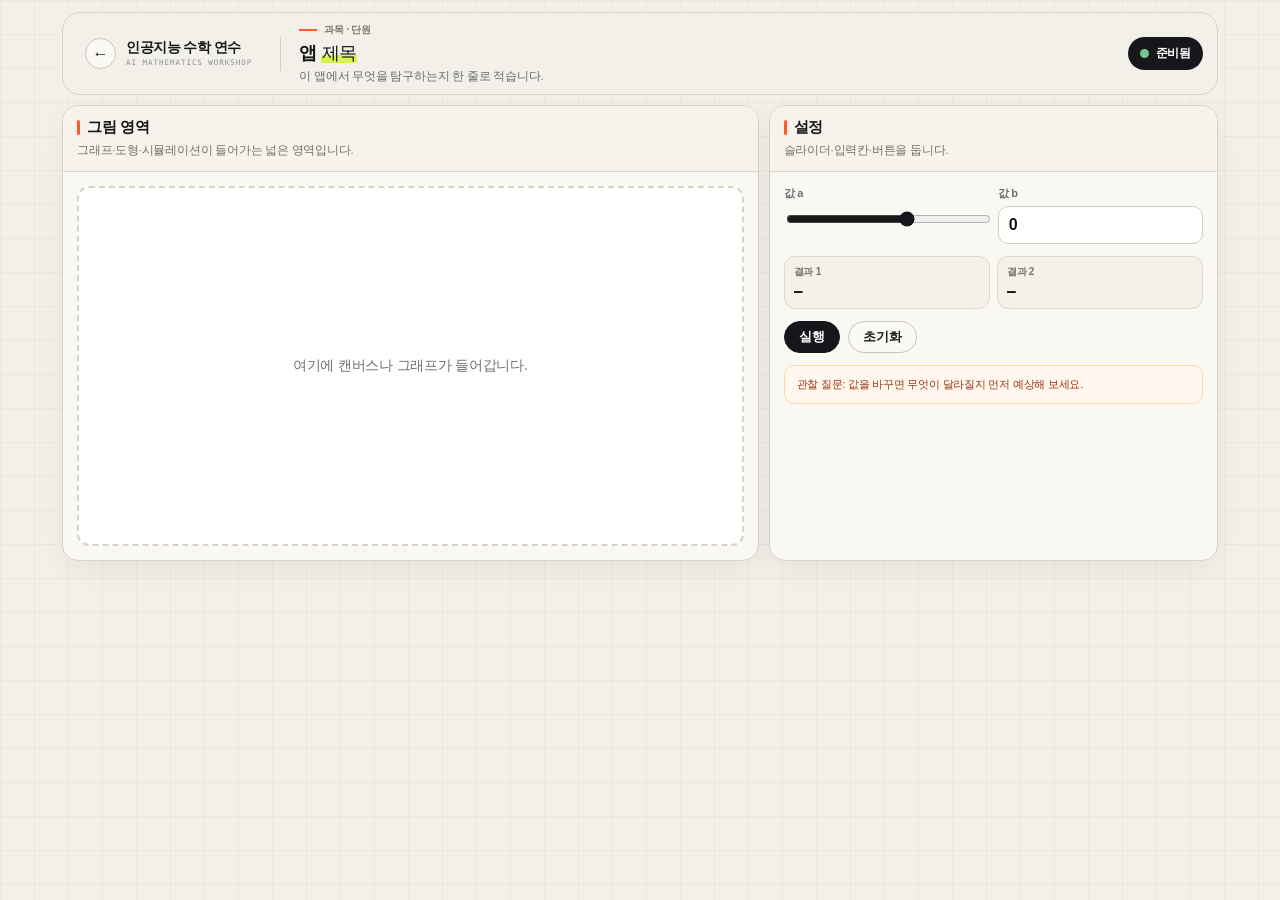
<file: app-template/index.html>
<!DOCTYPE html>
<html lang="ko">
<head>
<meta charset="UTF-8">
<meta name="viewport" content="width=device-width, initial-scale=1">
<title>앱 제목</title>
<!--
  ============================================================
  새 앱 기본 틀
  1) 이 폴더(app-template)를 복사해 영어 폴더 이름으로 바꿉니다. 예) probability
  2) 아래 "앱 제목", 상단 문구, "도구 전용" 영역만 바꿉니다.
  3) site-config.js의 TOOLS에 등록하면 홈페이지에 카드가 생깁니다.
  ※ Claude에게 맡길 때는 '연수가이드/02_프롬프트모음.md'의 [프롬프트 B]를 쓰세요.
  ============================================================
-->
<style>
  /* ===== 내 수학 실험실 공통 테마 =====
     이 :root 블록과 아래 "공통 셸" 영역은 모든 도구가 동일하게 유지합니다.
     도구별 CSS는 파일 아래쪽 "도구 전용" 영역에만 추가하세요. */
  :root{
    --bg:#f2f0e9;
    --panel:#fbf9f3;
    --panel-2:#f4f1e9;
    --line:#d8d2c7;
    --border-soft:#eee9df;
    --text:#15171a;
    --muted:#6b6f74;
    --faint:#9a958a;
    --accent:#ff5a30;
    --accent-weak:rgba(255,90,48,.14);
    --lime:#d9f24f;
    --shadow:0 10px 28px rgba(21,23,26,.055);
    --radius:16px;
  }
  *{box-sizing:border-box}
  html,body{margin:0}
  body{
    background:
      linear-gradient(rgba(21,23,26,.035) 1px, transparent 1px),
      linear-gradient(90deg, rgba(21,23,26,.035) 1px, transparent 1px),
      var(--bg);
    background-size:34px 34px;
    color:var(--text);
    font-family:Pretendard,"Apple SD Gothic Neo","Noto Sans KR",-apple-system,BlinkMacSystemFont,sans-serif;
    letter-spacing:-.015em;
    min-height:100vh;
    -webkit-font-smoothing:antialiased;
  }
  button,input,select{font:inherit;color:inherit}
  .num{font-family:ui-monospace,SFMono-Regular,Consolas,monospace;font-variant-numeric:tabular-nums;letter-spacing:-.01em}

  .app{width:100%;max-width:1180px;margin:0 auto;padding:12px;display:flex;flex-direction:column;gap:10px}

  /* ---- 공통 셸: 상단바 ---- */
  .topbar{
    min-height:72px;
    display:flex;
    gap:14px;
    justify-content:space-between;
    align-items:center;
    padding:10px 14px;
    background:rgba(242,240,233,.90);
    border:1px solid var(--line);
    border-radius:18px;
    backdrop-filter:blur(14px);
  }
  .brand-area{display:flex;align-items:center;gap:18px;min-width:0}
  .home-link{
    display:flex;align-items:center;gap:10px;flex:none;
    color:var(--text);text-decoration:none;
    padding:7px 10px 7px 8px;border-radius:12px;
    transition:background .18s ease;
  }
  .home-link:hover{background:#e7e3d9}
  .home-arrow{
    width:31px;height:31px;border:1px solid #c9c4b8;border-radius:50%;
    display:grid;place-items:center;font-size:16px;line-height:1;background:#fbf9f3;
  }
  .brand-copy{display:block;line-height:1.15}
  .brand-copy strong{display:block;font-size:14px;font-weight:800;letter-spacing:-.035em}
  .brand-copy small{
    display:block;margin-top:4px;color:#8a8d90;
    font-family:ui-monospace,SFMono-Regular,Consolas,monospace;
    font-size:7.5px;letter-spacing:.13em;white-space:nowrap;
  }
  .top-divider{width:1px;height:34px;background:#d3cec3;flex:none}
  .title-row{display:block;min-width:0}
  .eyebrow{
    display:flex;align-items:center;gap:7px;margin-bottom:4px;
    color:#7b7770;font-size:10px;font-weight:750;white-space:nowrap;
  }
  .eyebrow span{display:block;width:18px;height:2px;background:var(--accent)}
  h1{
    font-size:clamp(18px,1.25vw,24px);
    margin:0;
    font-weight:800;letter-spacing:-.04em;white-space:nowrap;
  }
  h1 em{
    font-style:normal;font-weight:500;
    background:linear-gradient(transparent 60%,var(--lime) 0);
    padding:0 .04em;
  }
  .subtitle{margin:4px 0 0;color:#666b6f;font-size:11.5px}
  .badge{
    display:inline-flex;align-items:center;gap:7px;flex:none;
    background:#15171a;color:#fff;border:0;
    border-radius:999px;padding:8px 12px;font-weight:700;font-size:12px;white-space:nowrap;
  }
  .dot{width:9px;height:9px;border-radius:50%;background:#73c48f}

  /* ---- 공통 셸: 패널 ----
     기본은 "넓은 그림 영역 + 좁은 설정 영역" 2단입니다.
     패널 수가 다르면 grid-template-columns만 바꾸고, 좁은 화면에서 1단으로
     떨어지는 @media (max-width:900px) 규칙은 남겨 두세요. */
  .workspace{display:grid;grid-template-columns:minmax(0,1.55fr) minmax(300px,1fr);gap:10px}
  .panel{
    min-width:0;
    display:flex;flex-direction:column;
    background:rgba(251,249,243,.96);
    border:1px solid var(--line);
    border-radius:var(--radius);
    box-shadow:var(--shadow);
    overflow:hidden;
  }
  .panel-head{
    flex:0 0 auto;
    padding:12px 14px;
    border-bottom:1px solid var(--line);
    background:rgba(247,244,236,.92);
  }
  .panel-title{
    font-size:15px;font-weight:800;letter-spacing:-.025em;
    position:relative;padding-left:10px;
  }
  .panel-title::before{
    content:"";position:absolute;left:0;top:.15em;bottom:.15em;
    width:3px;border-radius:3px;background:var(--accent);
  }
  .panel-desc{color:#74716b;font-size:11.5px;margin-top:5px;line-height:1.45}
  .panel-body{flex:1;min-height:0;padding:14px}

  /* ---- 공통 셸: 버튼 ---- */
  .btn{
    border:1px solid #c9c4b8;background:#fbf9f3;color:#15171a;
    border-radius:999px;font-weight:700;font-size:12.5px;
    padding:9px 14px;cursor:pointer;line-height:1;
    transition:background .15s ease,border-color .15s ease,transform .15s ease;
  }
  .btn:hover:not(:disabled){transform:translateY(-1px);border-color:#15171a;background:#f2efe6}
  .btn:disabled{opacity:.4;cursor:not-allowed;transform:none}
  .btn.primary{background:#15171a;color:#fff;border-color:#15171a}
  .btn.primary:hover:not(:disabled){background:#2b2e31}
  .btn.danger{color:#a73b2c}
  .btn.icon-btn{width:38px;height:38px;padding:0;border-radius:10px;font-size:18px;display:grid;place-items:center}

  /* ---- 공통 셸: 그림 영역 (캔버스·SVG) ---- */
  .chart-wrap{background:#fff;border:1px solid #e3ded4;border-radius:12px;overflow:hidden;position:relative}
  .chart-wrap canvas,.chart-wrap svg{display:block;width:100%;height:100%}

  /* ---- 공통 셸: 입력·지표·안내 (쓰지 않는 것은 지우세요) ---- */
  .controls{display:grid;grid-template-columns:repeat(2,minmax(0,1fr));gap:9px}
  .control{display:flex;flex-direction:column;gap:5px}
  .control label{font-size:11px;color:var(--muted);font-weight:800}
  .control input{
    width:100%;padding:9px 10px;font-weight:700;
    border:1px solid #d3cec3;background:#fff;color:var(--text);border-radius:10px;
  }
  .control input:focus{outline:3px solid rgba(217,242,79,.42);border-color:#9aa64b}
  .control input[type="range"]{
    padding:0;height:22px;border:0;border-radius:0;background:transparent;
    accent-color:#15171a;cursor:pointer;
  }
  .checkbox-control{
    justify-content:center;min-height:58px;padding:8px 10px;
    border:1px solid var(--line);background:var(--panel-2);border-radius:12px;
  }
  .checkbox-control label{display:flex;align-items:center;gap:8px;color:var(--text);cursor:pointer;font-size:11px}
  .checkbox-control input{width:17px;height:17px;padding:0;accent-color:#15171a;cursor:pointer}

  .metrics{display:grid;grid-template-columns:repeat(2,minmax(0,1fr));gap:7px}
  .metric{background:var(--panel-2);border:1px solid #ddd7cc;border-radius:11px;padding:8px 9px;min-width:0}
  .metric .label{color:#77736d;font-size:10px;font-weight:800;margin-bottom:3px}
  .metric .value{
    font-size:15px;font-weight:850;color:var(--text);
    font-variant-numeric:tabular-nums;
    overflow:hidden;text-overflow:ellipsis;white-space:nowrap;
  }

  .formula{
    background:#15171a;color:#f6f2e9;border:1px solid #15171a;border-radius:12px;
    padding:9px 10px;line-height:1.55;font-size:12px;
    font-family:ui-monospace,SFMono-Regular,Consolas,monospace;overflow:auto;
  }
  .note{
    padding:10px 12px;border-radius:10px;
    background:#fff7ed;border:1px solid #fed7aa;color:#9a3412;
    font-size:11px;line-height:1.5;
  }
  .note b{color:#7c2d12;font-weight:800}
  .status{min-height:19px;font-size:11px;line-height:1.4;font-weight:750;color:var(--muted)}
  .status.ok{color:#32724f}
  .status.error{color:#b44634}

  .legend{display:flex;flex-wrap:wrap;gap:6px 12px;align-items:center}
  .legend-item{display:flex;align-items:center;gap:6px;font-size:11px;color:var(--muted)}
  .legend-item i{width:11px;height:11px;border-radius:3px;flex:none}

  /* ---- 공통 셸: 반응형 (이 3개 블록은 그대로 유지) ----
     주의: .topbar에 align-items:stretch를 쓰면 알약 모양 .badge가
     줄바꿈된 제목 높이만큼 세로로 늘어나 거대한 원처럼 깨집니다. */
  @media (max-width:1080px){
    .brand-copy small{display:none}
    .brand-copy strong{font-size:13px}
    .top-divider{height:28px}
  }
  @media (max-width:900px){
    .workspace{grid-template-columns:1fr}
  }
  @media (max-width:820px){
    .topbar{align-items:flex-start}
    .brand-area{align-items:flex-start}
    .home-link{padding-left:2px}
    .top-divider{display:none}
    .brand-copy{display:none}
    .title-row{display:block}
    h1{white-space:normal}
    .eyebrow{white-space:normal}
    .badge{display:none}
  }
  @media (max-width:520px){
    .app{padding:7px}
    .topbar{border-radius:14px;padding:9px 10px}
    .home-arrow{width:34px;height:34px}
    h1{font-size:20px;line-height:1.25}
    .subtitle{font-size:11px;white-space:normal}
    .panel{border-radius:14px}
    .panel-head{padding:12px}
    .btn{min-height:40px}
    .controls{grid-template-columns:1fr}
  }


  /* ===== 도구 전용 CSS는 여기부터 ===== */
  .placeholder-box{
    min-height:360px;display:grid;place-items:center;text-align:center;
    color:var(--muted);font-size:14px;line-height:1.8;
    border:2px dashed var(--line);border-radius:12px;background:#fff;
  }
</style>
</head>
<body>
<div class="app">
  <div class="topbar">
    <div class="brand-area">
      <!-- 홈으로 돌아가는 링크: ../#tools 를 바꾸지 마세요 -->
      <a class="home-link" href="../#tools" aria-label="메인으로">
        <span class="home-arrow">←</span>
        <span class="brand-copy">
          <strong data-site="name">내 수학 실험실</strong>
          <small data-site="englishName">MATHEMATICS LABORATORY</small>
        </span>
      </a>
      <span class="top-divider" aria-hidden="true"></span>
      <div class="title-row">
        <div class="eyebrow"><span></span>과목 · 단원</div>
        <h1>앱 <em>제목</em></h1>
        <p class="subtitle">이 앱에서 무엇을 탐구하는지 한 줄로 적습니다.</p>
      </div>
    </div>
    <div class="badge"><span class="dot"></span><span id="stateBadge">준비됨</span></div>
  </div>

  <div class="workspace">
    <section class="panel">
      <div class="panel-head">
        <div class="panel-title">그림 영역</div>
        <div class="panel-desc">그래프·도형·시뮬레이션이 들어가는 넓은 영역입니다.</div>
      </div>
      <div class="panel-body">
        <div class="placeholder-box">여기에 캔버스나 그래프가 들어갑니다.</div>
      </div>
    </section>

    <section class="panel">
      <div class="panel-head">
        <div class="panel-title">설정</div>
        <div class="panel-desc">슬라이더·입력칸·버튼을 둡니다.</div>
      </div>
      <div class="panel-body" style="display:flex;flex-direction:column;gap:12px">
        <div class="controls">
          <div class="control">
            <label for="valueA">값 a</label>
            <input id="valueA" type="range" min="-5" max="5" step="0.5" value="1">
          </div>
          <div class="control">
            <label for="valueB">값 b</label>
            <input id="valueB" type="number" value="0">
          </div>
        </div>
        <div class="metrics">
          <div class="metric"><div class="label">결과 1</div><div class="value num">—</div></div>
          <div class="metric"><div class="label">결과 2</div><div class="value num">—</div></div>
        </div>
        <div style="display:flex;gap:8px;flex-wrap:wrap">
          <button class="btn primary" type="button">실행</button>
          <button class="btn" type="button">초기화</button>
        </div>
        <div class="note">관찰 질문: 값을 바꾸면 무엇이 달라질지 먼저 예상해 보세요.</div>
      </div>
    </section>
  </div>
</div>

<!-- 홈페이지 이름을 site-config.js에서 가져와 상단에 표시합니다 -->
<script src="../site-config.js"></script>
<script>
  if (typeof SITE !== "undefined") {
    document.querySelectorAll("[data-site]").forEach(el => {
      if (SITE[el.dataset.site]) el.textContent = SITE[el.dataset.site];
    });
  }
</script>
<script>
  // ===== 도구 전용 JavaScript는 여기부터 =====
</script>
</body>
</html>
</file>
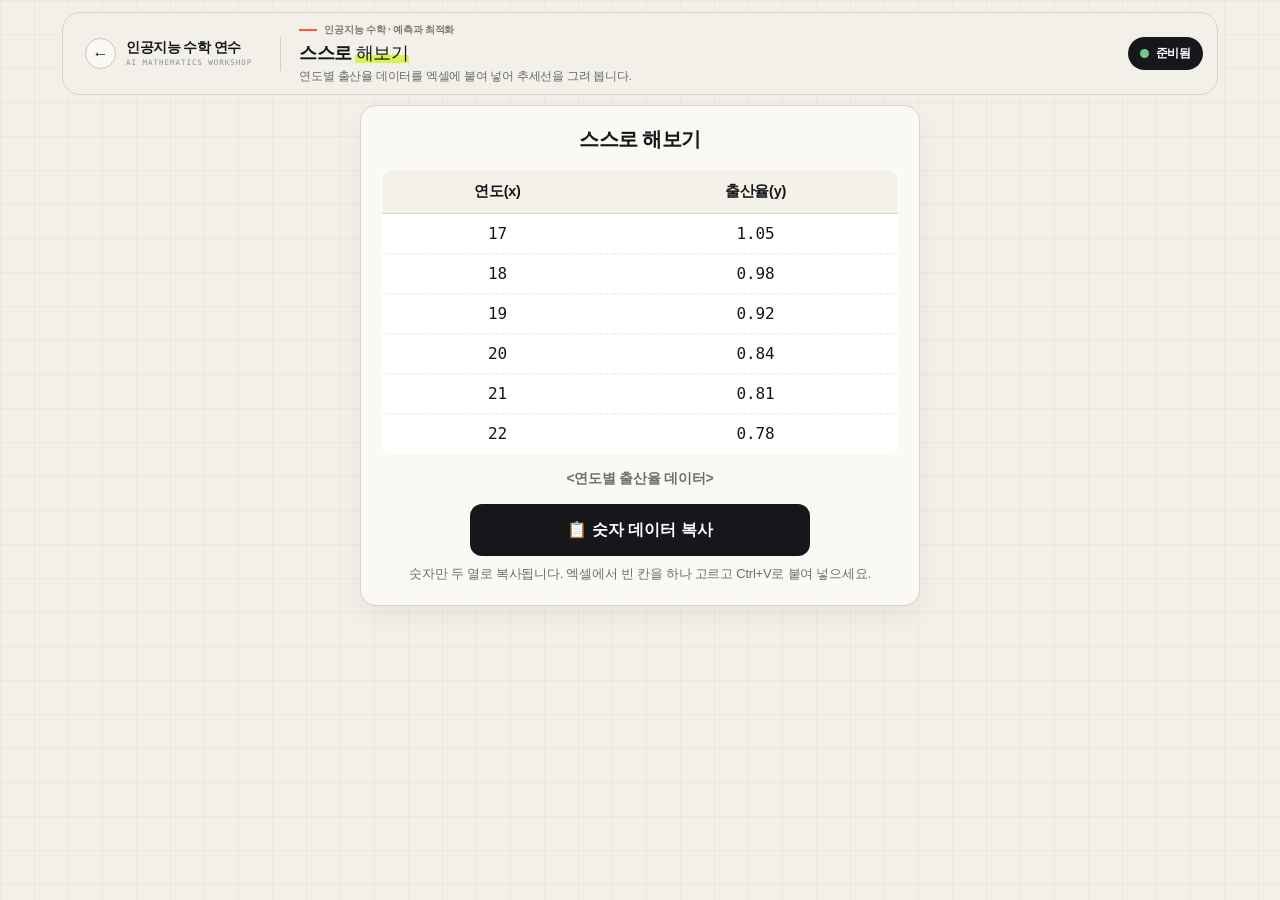
<file: birth-data/index.html>
<!DOCTYPE html>
<html lang="ko">
<head>
<meta charset="UTF-8">
<meta name="viewport" content="width=device-width, initial-scale=1">
<title>스스로 해보기 — 연도별 출산율 데이터</title>
<!-- 연도별 출산율 데이터를 보여 주고, 숫자만 엑셀에 붙여 넣을 수 있게 복사합니다. -->
<style>
  /* ===== 내 수학 실험실 공통 테마 =====
     이 :root 블록과 아래 "공통 셸" 영역은 모든 도구가 동일하게 유지합니다.
     도구별 CSS는 파일 아래쪽 "도구 전용" 영역에만 추가하세요. */
  :root{
    --bg:#f2f0e9;
    --panel:#fbf9f3;
    --panel-2:#f4f1e9;
    --line:#d8d2c7;
    --border-soft:#eee9df;
    --text:#15171a;
    --muted:#6b6f74;
    --faint:#9a958a;
    --accent:#ff5a30;
    --accent-weak:rgba(255,90,48,.14);
    --lime:#d9f24f;
    --shadow:0 10px 28px rgba(21,23,26,.055);
    --radius:16px;
  }
  *{box-sizing:border-box}
  html,body{margin:0}
  body{
    background:
      linear-gradient(rgba(21,23,26,.035) 1px, transparent 1px),
      linear-gradient(90deg, rgba(21,23,26,.035) 1px, transparent 1px),
      var(--bg);
    background-size:34px 34px;
    color:var(--text);
    font-family:Pretendard,"Apple SD Gothic Neo","Noto Sans KR",-apple-system,BlinkMacSystemFont,sans-serif;
    letter-spacing:-.015em;
    min-height:100vh;
    -webkit-font-smoothing:antialiased;
  }
  button,input,select{font:inherit;color:inherit}
  .num{font-family:ui-monospace,SFMono-Regular,Consolas,monospace;font-variant-numeric:tabular-nums;letter-spacing:-.01em}

  .app{width:100%;max-width:1180px;margin:0 auto;padding:12px;display:flex;flex-direction:column;gap:10px}

  /* ---- 공통 셸: 상단바 ---- */
  .topbar{
    min-height:72px;
    display:flex;
    gap:14px;
    justify-content:space-between;
    align-items:center;
    padding:10px 14px;
    background:rgba(242,240,233,.90);
    border:1px solid var(--line);
    border-radius:18px;
    backdrop-filter:blur(14px);
  }
  .brand-area{display:flex;align-items:center;gap:18px;min-width:0}
  .home-link{
    display:flex;align-items:center;gap:10px;flex:none;
    color:var(--text);text-decoration:none;
    padding:7px 10px 7px 8px;border-radius:12px;
    transition:background .18s ease;
  }
  .home-link:hover{background:#e7e3d9}
  .home-arrow{
    width:31px;height:31px;border:1px solid #c9c4b8;border-radius:50%;
    display:grid;place-items:center;font-size:16px;line-height:1;background:#fbf9f3;
  }
  .brand-copy{display:block;line-height:1.15}
  .brand-copy strong{display:block;font-size:14px;font-weight:800;letter-spacing:-.035em}
  .brand-copy small{
    display:block;margin-top:4px;color:#8a8d90;
    font-family:ui-monospace,SFMono-Regular,Consolas,monospace;
    font-size:7.5px;letter-spacing:.13em;white-space:nowrap;
  }
  .top-divider{width:1px;height:34px;background:#d3cec3;flex:none}
  .title-row{display:block;min-width:0}
  .eyebrow{
    display:flex;align-items:center;gap:7px;margin-bottom:4px;
    color:#7b7770;font-size:10px;font-weight:750;white-space:nowrap;
  }
  .eyebrow span{display:block;width:18px;height:2px;background:var(--accent)}
  h1{
    font-size:clamp(18px,1.25vw,24px);
    margin:0;
    font-weight:800;letter-spacing:-.04em;white-space:nowrap;
  }
  h1 em{
    font-style:normal;font-weight:500;
    background:linear-gradient(transparent 60%,var(--lime) 0);
    padding:0 .04em;
  }
  .subtitle{margin:4px 0 0;color:#666b6f;font-size:11.5px}
  .badge{
    display:inline-flex;align-items:center;gap:7px;flex:none;
    background:#15171a;color:#fff;border:0;
    border-radius:999px;padding:8px 12px;font-weight:700;font-size:12px;white-space:nowrap;
  }
  .dot{width:9px;height:9px;border-radius:50%;background:#73c48f}

  /* ---- 공통 셸: 패널 ----
     기본은 "넓은 그림 영역 + 좁은 설정 영역" 2단입니다.
     패널 수가 다르면 grid-template-columns만 바꾸고, 좁은 화면에서 1단으로
     떨어지는 @media (max-width:900px) 규칙은 남겨 두세요. */
  .workspace{display:grid;grid-template-columns:minmax(0,1.55fr) minmax(300px,1fr);gap:10px}
  .panel{
    min-width:0;
    display:flex;flex-direction:column;
    background:rgba(251,249,243,.96);
    border:1px solid var(--line);
    border-radius:var(--radius);
    box-shadow:var(--shadow);
    overflow:hidden;
  }
  .panel-head{
    flex:0 0 auto;
    padding:12px 14px;
    border-bottom:1px solid var(--line);
    background:rgba(247,244,236,.92);
  }
  .panel-title{
    font-size:15px;font-weight:800;letter-spacing:-.025em;
    position:relative;padding-left:10px;
  }
  .panel-title::before{
    content:"";position:absolute;left:0;top:.15em;bottom:.15em;
    width:3px;border-radius:3px;background:var(--accent);
  }
  .panel-desc{color:#74716b;font-size:11.5px;margin-top:5px;line-height:1.45}
  .panel-body{flex:1;min-height:0;padding:14px}

  /* ---- 공통 셸: 버튼 ---- */
  .btn{
    border:1px solid #c9c4b8;background:#fbf9f3;color:#15171a;
    border-radius:999px;font-weight:700;font-size:12.5px;
    padding:9px 14px;cursor:pointer;line-height:1;
    transition:background .15s ease,border-color .15s ease,transform .15s ease;
  }
  .btn:hover:not(:disabled){transform:translateY(-1px);border-color:#15171a;background:#f2efe6}
  .btn:disabled{opacity:.4;cursor:not-allowed;transform:none}
  .btn.primary{background:#15171a;color:#fff;border-color:#15171a}
  .btn.primary:hover:not(:disabled){background:#2b2e31}
  .btn.danger{color:#a73b2c}
  .btn.icon-btn{width:38px;height:38px;padding:0;border-radius:10px;font-size:18px;display:grid;place-items:center}

  /* ---- 공통 셸: 그림 영역 (캔버스·SVG) ---- */
  .chart-wrap{background:#fff;border:1px solid #e3ded4;border-radius:12px;overflow:hidden;position:relative}
  .chart-wrap canvas,.chart-wrap svg{display:block;width:100%;height:100%}

  /* ---- 공통 셸: 입력·지표·안내 (쓰지 않는 것은 지우세요) ---- */
  .controls{display:grid;grid-template-columns:repeat(2,minmax(0,1fr));gap:9px}
  .control{display:flex;flex-direction:column;gap:5px}
  .control label{font-size:11px;color:var(--muted);font-weight:800}
  .control input{
    width:100%;padding:9px 10px;font-weight:700;
    border:1px solid #d3cec3;background:#fff;color:var(--text);border-radius:10px;
  }
  .control input:focus{outline:3px solid rgba(217,242,79,.42);border-color:#9aa64b}
  .control input[type="range"]{
    padding:0;height:22px;border:0;border-radius:0;background:transparent;
    accent-color:#15171a;cursor:pointer;
  }
  .checkbox-control{
    justify-content:center;min-height:58px;padding:8px 10px;
    border:1px solid var(--line);background:var(--panel-2);border-radius:12px;
  }
  .checkbox-control label{display:flex;align-items:center;gap:8px;color:var(--text);cursor:pointer;font-size:11px}
  .checkbox-control input{width:17px;height:17px;padding:0;accent-color:#15171a;cursor:pointer}

  .metrics{display:grid;grid-template-columns:repeat(2,minmax(0,1fr));gap:7px}
  .metric{background:var(--panel-2);border:1px solid #ddd7cc;border-radius:11px;padding:8px 9px;min-width:0}
  .metric .label{color:#77736d;font-size:10px;font-weight:800;margin-bottom:3px}
  .metric .value{
    font-size:15px;font-weight:850;color:var(--text);
    font-variant-numeric:tabular-nums;
    overflow:hidden;text-overflow:ellipsis;white-space:nowrap;
  }

  .formula{
    background:#15171a;color:#f6f2e9;border:1px solid #15171a;border-radius:12px;
    padding:9px 10px;line-height:1.55;font-size:12px;
    font-family:ui-monospace,SFMono-Regular,Consolas,monospace;overflow:auto;
  }
  .note{
    padding:10px 12px;border-radius:10px;
    background:#fff7ed;border:1px solid #fed7aa;color:#9a3412;
    font-size:11px;line-height:1.5;
  }
  .note b{color:#7c2d12;font-weight:800}
  .status{min-height:19px;font-size:11px;line-height:1.4;font-weight:750;color:var(--muted)}
  .status.ok{color:#32724f}
  .status.error{color:#b44634}

  .legend{display:flex;flex-wrap:wrap;gap:6px 12px;align-items:center}
  .legend-item{display:flex;align-items:center;gap:6px;font-size:11px;color:var(--muted)}
  .legend-item i{width:11px;height:11px;border-radius:3px;flex:none}

  /* ---- 공통 셸: 반응형 (이 3개 블록은 그대로 유지) ----
     주의: .topbar에 align-items:stretch를 쓰면 알약 모양 .badge가
     줄바꿈된 제목 높이만큼 세로로 늘어나 거대한 원처럼 깨집니다. */
  @media (max-width:1080px){
    .brand-copy small{display:none}
    .brand-copy strong{font-size:13px}
    .top-divider{height:28px}
  }
  @media (max-width:900px){
    .workspace{grid-template-columns:1fr}
  }
  @media (max-width:820px){
    .topbar{align-items:flex-start}
    .brand-area{align-items:flex-start}
    .home-link{padding-left:2px}
    .top-divider{display:none}
    .brand-copy{display:none}
    .title-row{display:block}
    h1{white-space:normal}
    .eyebrow{white-space:normal}
    .badge{display:none}
  }
  @media (max-width:520px){
    .app{padding:7px}
    .topbar{border-radius:14px;padding:9px 10px}
    .home-arrow{width:34px;height:34px}
    h1{font-size:20px;line-height:1.25}
    .subtitle{font-size:11px;white-space:normal}
    .panel{border-radius:14px}
    .panel-head{padding:12px}
    .btn{min-height:40px}
    .controls{grid-template-columns:1fr}
  }


  /* ===== 도구 전용 CSS는 여기부터 ===== */
  .data-wrap{max-width:560px;width:100%;margin:0 auto}
  .data-card{background:var(--panel);border:1px solid var(--line);border-radius:var(--radius);box-shadow:var(--shadow);padding:20px;display:flex;flex-direction:column;gap:16px}
  .data-card h2{margin:0;text-align:center;font-size:20px;letter-spacing:-.03em}
  .data-table{width:100%;border-collapse:collapse;background:#fff;border:1px solid var(--line);border-radius:12px;overflow:hidden}
  .data-table th{background:var(--panel-2);padding:12px 8px;font-size:14.5px;font-weight:750;border-bottom:1px solid var(--line)}
  .data-table td{padding:10px 8px;text-align:center;font-size:16px;border-bottom:1px dashed var(--border-soft)}
  .data-table tr:last-child td{border-bottom:0}
  .data-caption{margin:0;text-align:center;color:var(--muted);font-size:14px;font-weight:650}
  .copy-row{display:flex;flex-direction:column;align-items:center;gap:8px}
  .copy-btn{min-height:52px;width:100%;max-width:340px;border:0;border-radius:12px;background:var(--text);color:#fff;font-size:16px;font-weight:750;cursor:pointer;transition:.18s ease}
  .copy-btn:hover{background:#2b2e31}
  .copy-btn.done{background:#1f8a52}
  .copy-hint{margin:0;color:var(--muted);font-size:13px;line-height:1.6;text-align:center}
</style>
</head>
<body>
<div class="app">
  <div class="topbar">
    <div class="brand-area">
      <!-- 홈으로 돌아가는 링크: ../#tools 를 바꾸지 마세요 -->
      <a class="home-link" href="../#tools" aria-label="메인으로">
        <span class="home-arrow">←</span>
        <span class="brand-copy">
          <strong data-site="name">내 수학 실험실</strong>
          <small data-site="englishName">MATHEMATICS LABORATORY</small>
        </span>
      </a>
      <span class="top-divider" aria-hidden="true"></span>
      <div class="title-row">
        <div class="eyebrow"><span></span>인공지능 수학 · 예측과 최적화</div>
        <h1>스스로 <em>해보기</em></h1>
        <p class="subtitle">연도별 출산율 데이터를 엑셀에 붙여 넣어 추세선을 그려 봅니다.</p>
      </div>
    </div>
    <div class="badge"><span class="dot"></span><span id="stateBadge">준비됨</span></div>
  </div>

  <div class="data-wrap">
    <section class="data-card" aria-labelledby="dataTitle">
      <h2 id="dataTitle">스스로 해보기</h2>
      <table class="data-table">
        <thead><tr><th scope="col">연도(x)</th><th scope="col">출산율(y)</th></tr></thead>
        <tbody id="dataBody"></tbody>
      </table>
      <p class="data-caption">&lt;연도별 출산율 데이터&gt;</p>
      <div class="copy-row">
        <button class="copy-btn" id="copyBtn" type="button">📋 숫자 데이터 복사</button>
        <p class="copy-hint" id="copyHint">숫자만 두 열로 복사됩니다. 엑셀에서 빈 칸을 하나 고르고 Ctrl+V로 붙여 넣으세요.</p>
      </div>
    </section>
  </div>
</div>

<!-- 홈페이지 이름을 site-config.js에서 가져와 상단에 표시합니다 -->
<script src="../site-config.js"></script>
<script>
  if (typeof SITE !== "undefined") {
    document.querySelectorAll("[data-site]").forEach(el => {
      if (SITE[el.dataset.site]) el.textContent = SITE[el.dataset.site];
    });
  }
</script>
<script>
  // ===== 도구 전용 JavaScript는 여기부터 =====
  const DATA = [
    ["17", "1.05"], ["18", "0.98"], ["19", "0.92"],
    ["20", "0.84"], ["21", "0.81"], ["22", "0.78"]
  ];

  document.getElementById("dataBody").innerHTML = DATA
    .map(([x, y]) => `<tr><td class="num">${x}</td><td class="num">${y}</td></tr>`)
    .join("");

  // 엑셀에 두 열로 붙도록 탭(열)과 줄바꿈(행)으로 구분합니다. 머리글은 넣지 않습니다.
  const DATA_TEXT = DATA.map(row => row.join("\t")).join("\r\n");

  function fallbackCopy(text) {
    const ta = document.createElement("textarea");
    ta.value = text;
    ta.setAttribute("readonly", "");
    ta.style.position = "fixed";
    ta.style.opacity = "0";
    document.body.appendChild(ta);
    ta.select();
    let ok = false;
    try { ok = document.execCommand("copy"); } catch (e) { ok = false; }
    document.body.removeChild(ta);
    return ok;
  }

  const copyBtn = document.getElementById("copyBtn");
  const badge = document.getElementById("stateBadge");
  copyBtn.addEventListener("click", async () => {
    let ok = false;
    try {
      await navigator.clipboard.writeText(DATA_TEXT);
      ok = true;
    } catch (e) {
      ok = fallbackCopy(DATA_TEXT);
    }
    if (ok) {
      copyBtn.textContent = "✓ 복사되었습니다";
      copyBtn.classList.add("done");
      badge.textContent = "복사됨";
      setTimeout(() => {
        copyBtn.textContent = "📋 숫자 데이터 복사";
        copyBtn.classList.remove("done");
        badge.textContent = "준비됨";
      }, 1800);
    } else {
      window.prompt("아래 내용을 복사하세요.", DATA_TEXT);
    }
  });
</script>
</body>
</html>
</file>
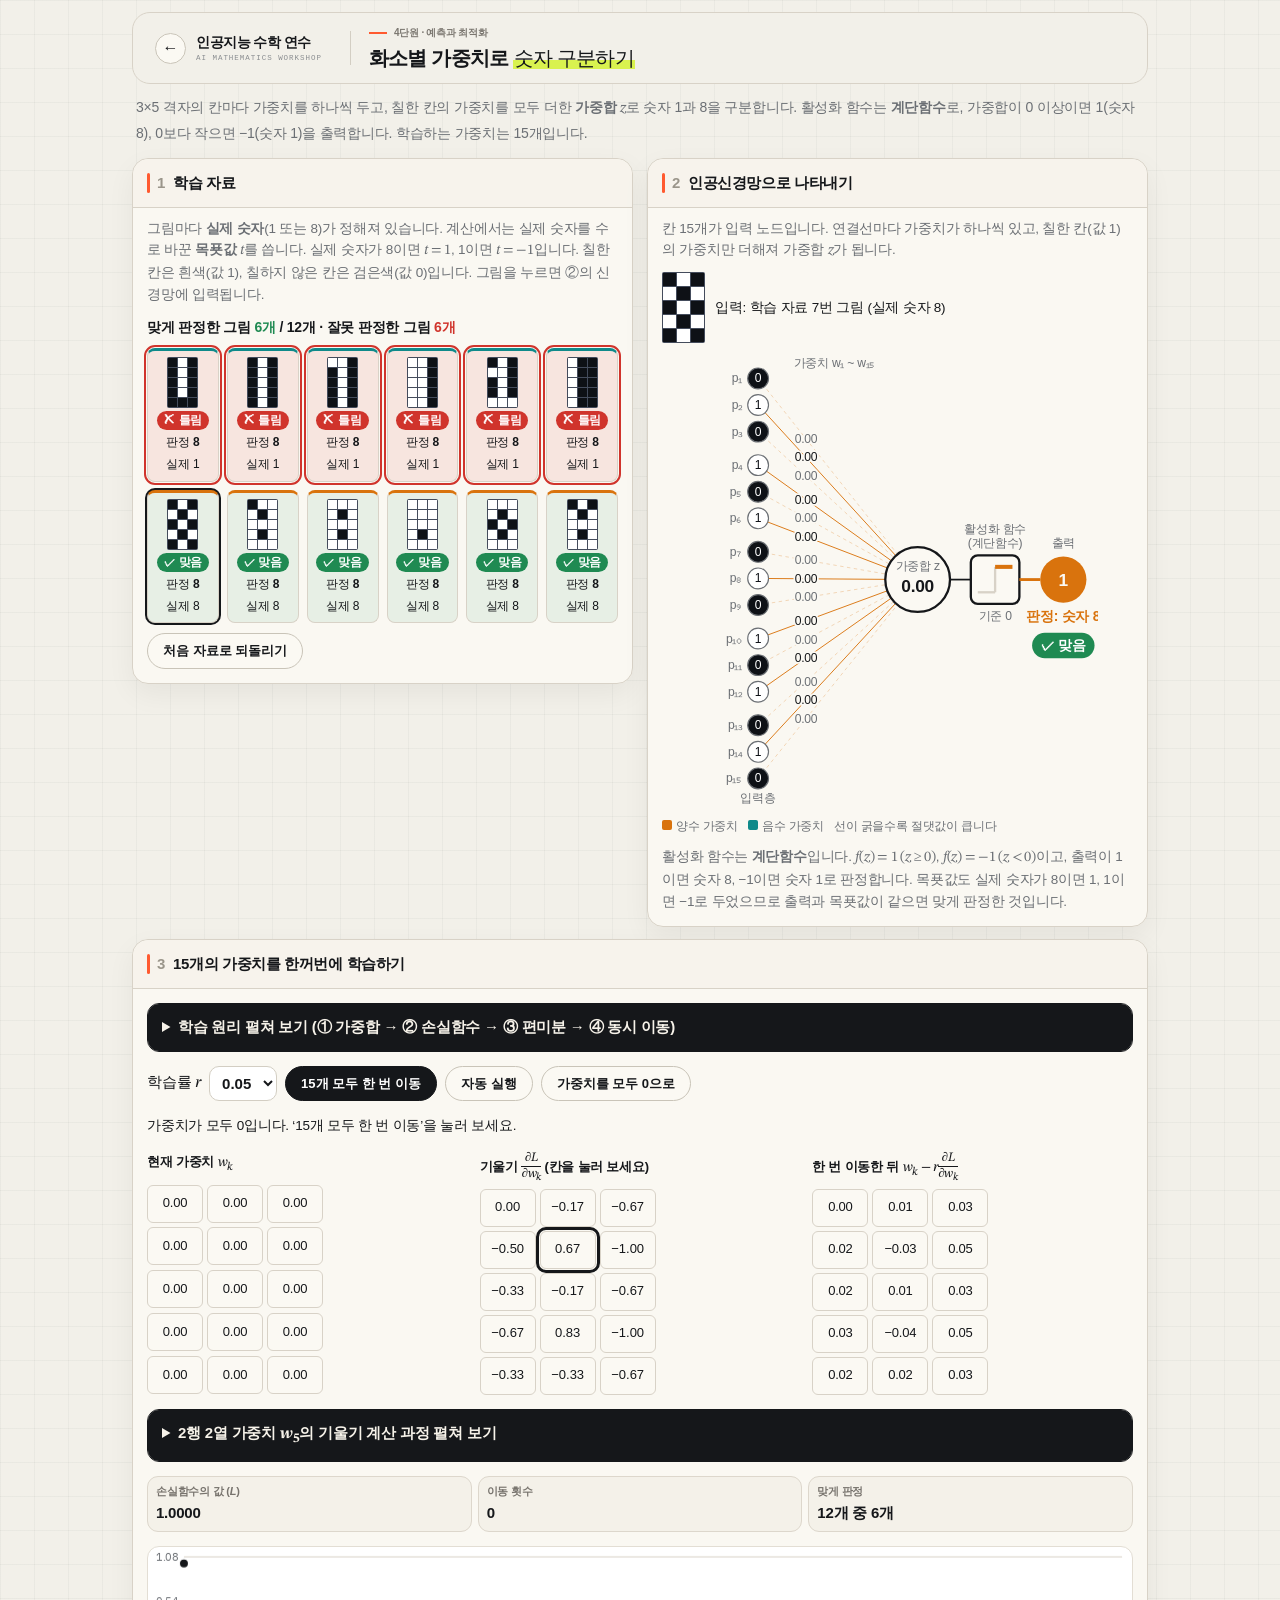
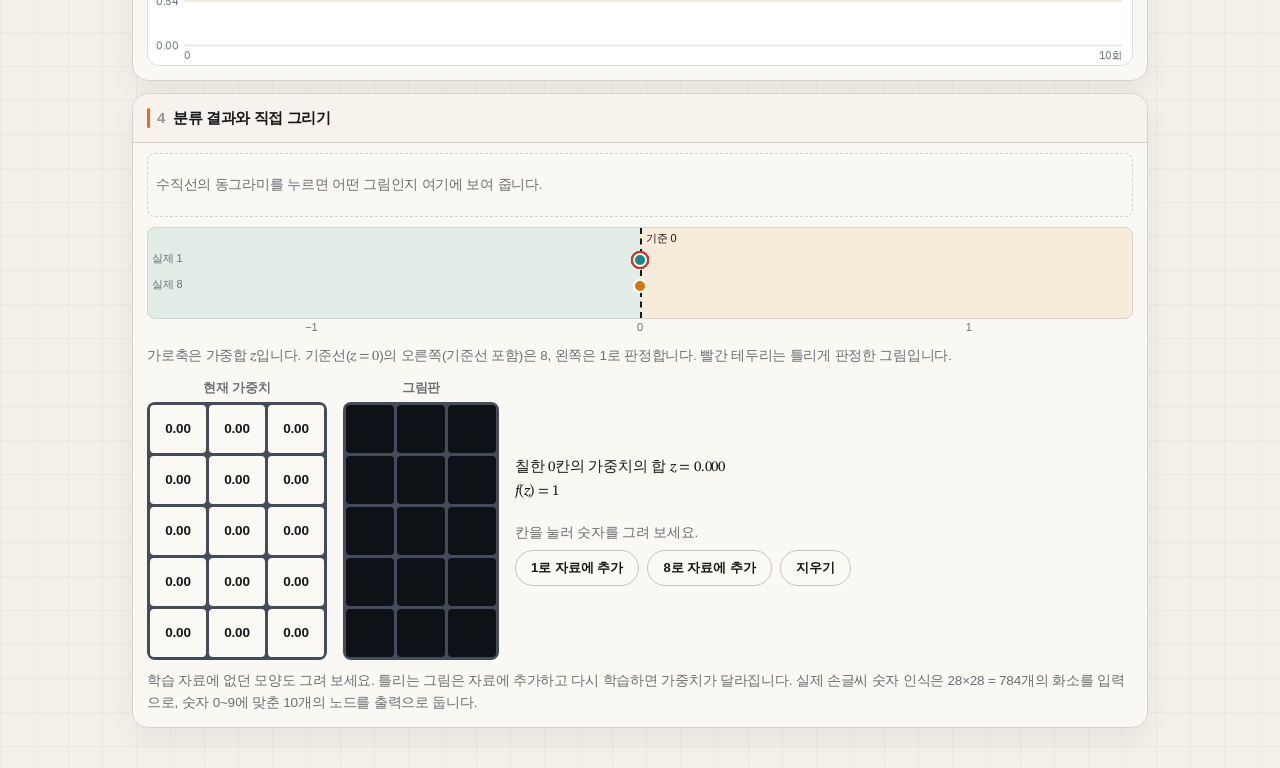
<file: digit-weights/index.html>
<!DOCTYPE html>
<html lang="ko">
<head>
<meta charset="utf-8">
<meta name="viewport" content="width=device-width, initial-scale=1">
<title>화소별 가중치로 숫자 구분하기</title>
<link rel="preconnect" href="https://fonts.googleapis.com">
<link href="https://fonts.googleapis.com/css2?family=IBM+Plex+Sans+KR:wght@400;500;600;700&family=STIX+Two+Text:ital,wght@0,400;0,600;1,400;1,600&display=swap" rel="stylesheet">
<style>
/* 배치: 학습 자료·신경망(2단) → 15개 가중치 학습 → 분류 결과와 직접 그리기 */
:root{
  --bg:#f2f0e9; --panel:#fbf9f3; --ink:#15171a; --sub:#6b6f74; --line:#d8d2c7;
  --accent:#15171a; --one:#0f8a8a; --seven:#8a4fd3; --eight:#d9730d; --bad:#d0342c; --good:#1f8a52; --cell:#efebe2;
  --pix-on:#ffffff; --pix-off:#0e1116; --pix-grid:#444c5c; --pix-hl:#4f86ff;
  --font-body:Pretendard,"Apple SD Gothic Neo","Noto Sans KR","Malgun Gothic",-apple-system,BlinkMacSystemFont,sans-serif; --faint:#9a958a;
  --font-math:"STIX Two Text","Times New Roman",serif;
}
*{box-sizing:border-box}
html,body{margin:0}
body{background:var(--bg);color:var(--ink);font-family:var(--font-body);font-size:15px;line-height:1.6}
main{max-width:980px;margin:0 auto;padding:20px 16px 40px;display:grid;gap:14px}
header h1{font-size:22px;line-height:1.3;margin:0 0 10px;text-wrap:balance}
header .chapters{margin-bottom:10px}
.chapters{display:grid;grid-template-columns:repeat(3,1fr);gap:6px}
.chapters a{display:flex;flex-direction:column;align-items:center;padding:6px 4px;border-radius:10px;border:1px solid var(--line);background:var(--panel);color:var(--sub);text-decoration:none;font-weight:600;font-size:13.5px;line-height:1.25;text-align:center}
.chapters a small{font-size:11px;font-weight:500;opacity:.8}
.chapters a.cur{background:var(--ink);color:var(--panel);border-color:var(--ink)}
.chapters a:focus-visible{outline:2px solid var(--accent);outline-offset:2px}
@media (min-width:860px){
  .chapters a{flex-direction:row;justify-content:center;gap:8px;padding:9px}
  .chapters a small{font-size:13px}
}
header p{margin:0;color:var(--sub);max-width:62ch}
.cols{display:grid;gap:14px}
@media (min-width:820px){.cols{grid-template-columns:1fr 1fr;align-items:start}}
section{background:var(--panel);border:1px solid var(--line);border-radius:10px;padding:14px;display:grid;gap:10px;min-width:0}
h2{font-size:16px;margin:0;display:flex;gap:8px;align-items:baseline}
h2 .n{font-family:var(--font-math);color:var(--accent);font-weight:600}
.note{color:var(--sub);font-size:13.5px;margin:0}
.m{font-family:var(--font-math);font-size:1.08em;white-space:nowrap}
.m i{font-style:italic}
.frac{display:inline-flex;flex-direction:column;vertical-align:middle;text-align:center;line-height:1.15;font-size:.92em}
.frac>span:first-child{border-bottom:1px solid currentColor;padding:0 3px}
.formula{font-family:var(--font-math);font-size:17px;overflow-x:auto;padding:4px 0;white-space:nowrap}
.formula i{font-style:italic}
.num{font-variant-numeric:tabular-nums}

/* 학습 자료 */
.samples{display:grid;grid-template-columns:repeat(auto-fill,minmax(64px,1fr));gap:8px}
.s{border:1px solid var(--line);border-radius:8px;padding:6px 4px;display:grid;justify-items:center;gap:3px;font-size:12px;position:relative}
.s.d1{border-top:3px solid var(--one)} .s.d7{border-top:3px solid var(--seven)} .s.d8{border-top:3px solid var(--eight)}
.s.wrong{outline:2px solid var(--bad);outline-offset:1px}
.mini{display:grid;grid-template-columns:repeat(3,9px);gap:1px;background:var(--pix-grid);padding:1px;border-radius:2px}
.mini b{width:9px;height:9px;background:var(--pix-off)}
.mini b.on{background:var(--pix-on)}
.s .m{font-size:13px}
.s button{position:absolute;top:1px;right:2px;border:0;background:none;color:var(--sub);font-size:14px;line-height:1;padding:2px 4px;cursor:pointer}

/* 조작부 */
canvas{width:100%;height:230px;display:block;border:1px solid var(--line);border-radius:8px;background:var(--panel)}
.row{display:flex;flex-wrap:wrap;gap:8px;align-items:center}
button.b{font:inherit;font-weight:600;padding:8px 12px;border-radius:8px;border:1px solid var(--line);background:var(--panel);color:var(--ink);cursor:pointer}
button.b.p{background:var(--accent);border-color:var(--accent);color:var(--panel)}
button.b:focus-visible,input:focus-visible,select:focus-visible,.cellbtn:focus-visible{outline:2px solid var(--accent);outline-offset:2px}
select{font:inherit;padding:7px 8px;border-radius:8px;border:1px solid var(--line);background:var(--panel);color:var(--ink)}
input[type=range]{width:100%;accent-color:var(--accent)}
.stats{display:grid;grid-template-columns:repeat(4,1fr);gap:6px}
.stat{border:1px solid var(--line);border-radius:8px;padding:6px 8px}
.stat span{display:block;font-size:12px;color:var(--sub)}
.stat strong{font-size:15px}
.msg{font-size:13.5px;min-height:1.6em;margin:0}
.msg.warn{color:var(--bad);font-weight:600}

/* 분류 결과 수직선 */
.track{position:relative;height:92px;border:1px solid var(--line);border-radius:8px;overflow:hidden}
.zone8{position:absolute;top:0;bottom:0;right:0;background:color-mix(in srgb,var(--eight) 10%,transparent)}
.zone1{position:absolute;top:0;bottom:0;left:0;background:color-mix(in srgb,var(--one) 10%,transparent)}
.thr{position:absolute;top:0;bottom:0;width:0;border-left:2px dashed var(--ink)}
.thr span{position:absolute;top:2px;left:4px;font-size:11px;white-space:nowrap}
.lane{position:absolute;left:0;font-size:11px;color:var(--sub);padding-left:4px}
.dot{position:absolute;width:14px;height:14px;border-radius:50%;transform:translate(-50%,-50%);border:2px solid var(--panel)}
.dot.d1{background:var(--one)} .dot.d8{background:var(--eight)}
.dot.wrong{box-shadow:0 0 0 2px var(--bad)}
.dot.mine{background:var(--ink);border-radius:3px}
.axis{display:flex;justify-content:space-between;font-size:11px;color:var(--sub)}
.pill{display:inline-block;padding:2px 10px;border-radius:999px;font-weight:700;color:var(--panel)}
.pill.d1{background:var(--one)} .pill.d7{background:var(--seven)} .pill.d8{background:var(--eight)}

/* 직접 그리기 */
.draw{display:flex;gap:16px;flex-wrap:wrap;align-items:center}
.pad{display:grid;grid-template-columns:repeat(3,48px);gap:3px;touch-action:none;background:var(--pix-grid);padding:3px;border-radius:8px}
.cellbtn{width:48px;height:48px;border:0;border-radius:4px;background:var(--pix-off);cursor:pointer;padding:0}
.cellbtn.on{background:var(--pix-on)}
.out{display:grid;gap:6px;min-width:150px;flex:1}
@media (prefers-reduced-motion:no-preference){.dot{transition:left .25s}}

/* 가중치 지도 */
.wwrap{display:flex;gap:14px;flex-wrap:wrap;align-items:flex-start}
.wmap{display:grid;grid-template-columns:repeat(3,56px);gap:4px}
.wcell{width:56px;height:46px;border:1px solid var(--line);border-radius:6px;cursor:pointer;padding:0;font:inherit;font-size:13px;color:var(--ink);font-variant-numeric:tabular-nums}
.wcell.sel{outline:3px solid var(--accent);outline-offset:1px}
.wcell:focus-visible{outline:3px solid var(--accent);outline-offset:1px}
.legend{display:flex;gap:10px;font-size:12px;color:var(--sub);flex-wrap:wrap}
.legend i{display:inline-block;width:10px;height:10px;border-radius:2px;margin-right:4px;font-style:normal}
.side{flex:1;min-width:200px;display:grid;gap:8px}
canvas.small{height:120px}
.mini b{position:relative}
.mini b.hl{outline:2px solid var(--pix-hl);z-index:1}
.mini b.hl.on{background:#b9cdff}
.mini.big{grid-template-columns:repeat(3,13px)}
.mini.big b{width:13px;height:13px}
h3{font-size:14.5px;margin:6px 0 0}
.terms{display:grid;grid-template-columns:repeat(auto-fill,minmax(146px,1fr));gap:8px}
.term{border:1px solid var(--line);border-left:4px solid var(--line);border-radius:8px;padding:8px;display:grid;gap:4px;justify-items:start;font-size:12.5px}
.term.has{border-left-color:var(--accent)}
.term.none{color:var(--sub)}
.term .formula{font-size:16px;padding:0;color:var(--ink)}
.term.has .formula{color:var(--accent);font-weight:600}
.tag{font-size:11.5px;font-weight:600}
.st{display:block;line-height:1.45}
.st .lb{display:block;font-size:11px;color:var(--sub)}
.st .m{font-size:14.5px;white-space:normal}
#dSum{white-space:normal;line-height:1.9}
#myCalc{white-space:normal;font-size:15px}
.term.none .formula{color:var(--sub)}
.s{cursor:pointer}
.s.fed{background:color-mix(in srgb,var(--accent) 12%,var(--panel));box-shadow:0 0 0 2px var(--accent)}
.netwrap{display:flex;justify-content:center}
#net{width:100%;max-width:400px;height:auto;display:block}
#net text{font-family:var(--font-body);font-size:10.5px;fill:var(--ink);font-variant-numeric:tabular-nums}
#net .sub{fill:var(--sub)}
#net .wl{paint-order:stroke;stroke:var(--panel);stroke-width:3px}
#net .big{font-size:15px;font-weight:700}
#net g[data-k]{cursor:pointer}
.fedinfo{display:flex;gap:10px;align-items:center;font-size:13.5px}
.maps{display:flex;gap:8px;flex-wrap:wrap}
.maps .mt{font-size:12px;font-weight:600;margin-bottom:3px;white-space:nowrap}
.maps.o3 .mt{font-size:10.5px}
.maps.o2 .wmap{grid-template-columns:repeat(3,46px)} .maps.o2 .wcell{width:46px;height:40px;font-size:12px}
.maps.o3 .wmap{grid-template-columns:repeat(3,31px);gap:3px} .maps.o3 .wcell{width:31px;height:30px;font-size:9.5px;border-radius:4px}
.bars{display:grid;gap:6px}
.bar{display:grid;grid-template-columns:76px 1fr 92px;gap:8px;align-items:center;font-size:13px}
.bar .tr{height:14px;border-radius:7px;background:var(--cell);position:relative;overflow:hidden}
.bar .fl{position:absolute;top:0;bottom:0;border-radius:7px}
.bar.win{font-weight:700}
.fold{border:1px solid var(--line);border-radius:8px}
.fold summary{cursor:pointer;padding:12px 14px;font-weight:700;font-size:15px;color:#ffffff;background:#2b4acb;border-radius:7px}
.fold[open] summary{border-radius:7px 7px 0 0;margin-bottom:12px}
.fold summary .m{color:#ffffff}
.fold summary i{font-style:italic}
.fold summary{line-height:1.5}
.fold summary:focus-visible{outline:2px solid var(--accent);outline-offset:2px}
.foldin{display:grid;gap:10px;padding:0 12px 12px;min-width:0}
[hidden]{display:none !important}
.axis2{position:relative;height:16px;font-size:11px;color:var(--sub)}
.axis2 span{position:absolute;transform:translateX(-50%)}

.animbar{display:flex;flex-wrap:wrap;gap:6px;align-items:center}
#animStep{font-size:12.5px;color:var(--sub);margin-left:4px}
.strip{display:flex;flex-wrap:wrap;gap:5px}
.strip span{padding:2px;border-radius:5px;border:2px solid transparent;opacity:.3;transition:opacity .3s}
.strip span.done{opacity:1}
.strip span.cur{opacity:1;border-color:var(--accent)}
.stagewrap{display:grid;gap:12px;grid-template-columns:minmax(0,1fr);align-items:start}

.stagehead{font-size:12px;font-weight:700;color:var(--accent);margin-bottom:4px}
.term.stage{max-width:300px}
.term .st.off,.term .tag.off{visibility:hidden}
.accum{display:grid;gap:8px;align-content:start;min-width:0}
#accText{white-space:normal;line-height:1.9;font-size:15px}
#accText .acclb{display:block;font-family:var(--font-body);font-size:12px;color:var(--sub);line-height:1.5;margin:2px 0}
.newterm{color:var(--accent);font-weight:700}
#accText .tm{white-space:nowrap}
@keyframes stIn{from{opacity:0;transform:translateY(5px)}to{opacity:1;transform:none}}
@keyframes cardIn{from{opacity:0;transform:translateX(14px)}to{opacity:1;transform:none}}
.pop,.newterm{animation:stIn .5s ease}
.term.enter{animation:cardIn .4s ease}
@media (prefers-reduced-motion:reduce){.pop,.newterm,.term.enter{animation:none}}

.calcbox{display:flex;flex-wrap:wrap;gap:12px;align-items:flex-start}
.cgrid{display:grid;grid-template-columns:repeat(3,52px);gap:3px;background:var(--pix-grid);padding:3px;border-radius:8px;flex:0 0 auto}
.cc{height:46px;border-radius:4px;display:flex;flex-direction:column;align-items:center;justify-content:center;font-size:13.5px;line-height:1.15;font-variant-numeric:tabular-nums;font-family:var(--font-math)}
.cc.on{background:var(--pix-on);color:#0e1116}
.cc.off{background:var(--pix-off);color:#c7ccd6}
.cc small{font-size:9.5px;opacity:.75}
.cc.off.proc span{opacity:.55}
.cc.on.proc{background:#fff1dc}
.cc.csel{outline:3px solid var(--pix-hl);outline-offset:-3px}
.cc.ccur{box-shadow:0 0 0 3px #f2a04a;position:relative;z-index:1}
.clines{display:grid;gap:9px;flex:1 1 200px;min-width:0}
.cl{font-size:13.5px;line-height:1.6}
.cl .lb{display:block;font-size:11.5px;color:var(--sub);font-family:var(--font-body)}
.cl .m{white-space:normal;font-size:15px}
.cnow{color:var(--eight);font-weight:600}
.spd{font-size:12.5px;color:var(--sub);display:flex;align-items:center;gap:4px}
.cfin{color:var(--accent)}
/* ===== 맞음·틀림 표시·15개 변수 학습 (추가) ===== */
.okline{font-size:14px;font-weight:600;margin:0}
.okline .g{color:var(--good)} .okline .x{color:var(--bad)}
.s.right{background:color-mix(in srgb,var(--good) 9%,var(--panel))}
.s.wrong{background:color-mix(in srgb,var(--bad) 10%,var(--panel));outline:2px solid var(--bad);outline-offset:1px}
.s .badge{font-size:11.5px;font-weight:700;padding:1px 7px;border-radius:999px;color:#fff;line-height:1.5}
.s.right .badge{background:var(--good)} .s.wrong .badge{background:var(--bad)}
.s .vv{font-weight:700}
.steps3{display:grid;gap:10px}
.mstep{border:1px solid var(--line);border-left:4px solid var(--accent);border-radius:8px;padding:10px 12px;display:grid;gap:6px}
.mstep .hd{font-weight:700;font-size:14.5px}
.mstep p{margin:0;font-size:14px;line-height:1.75}
.mstep .formula{font-size:17px;white-space:normal;line-height:2}
.sum{display:inline-flex;flex-direction:column;align-items:center;vertical-align:middle;line-height:1;font-size:.9em;margin:0 2px}
.sum b{font-size:1.45em;font-weight:400;line-height:1}
.sum small{font-size:.62em}
.grids{display:grid;grid-template-columns:repeat(auto-fit,minmax(190px,1fr));gap:12px}
.gbox{display:grid;gap:4px;justify-items:start}
.gbox .gt{font-size:13px;font-weight:700}
.gbox .gt .m{font-weight:400}
.g3{display:grid;grid-template-columns:repeat(3,56px);gap:4px}
.g3 button,.g3 div{width:56px;height:38px;border:1px solid var(--line);border-radius:6px;font:inherit;font-size:13px;font-variant-numeric:tabular-nums;color:var(--ink);display:flex;align-items:center;justify-content:center;padding:0;background:var(--panel)}
.g3 button{cursor:pointer}
.g3 .sel{outline:3px solid var(--accent);outline-offset:1px}
.work{border:1px dashed var(--accent);border-radius:8px;padding:10px 12px;display:grid;gap:8px}
.work .formula{white-space:normal;line-height:2;font-size:16px}
.wlist{display:flex;flex-wrap:wrap;gap:6px}
.wpic{display:grid;justify-items:center;gap:2px;border:1px solid var(--line);border-radius:6px;padding:4px 6px;font-size:12px;font-variant-numeric:tabular-nums}
.wpic.skip{opacity:.38}
.big3{display:grid;gap:14px}
.out{min-width:200px}
/* 그림판 왼쪽의 가중치 지도 */
.wmapbox{display:grid;gap:4px;justify-items:center}
/* 수직선의 동그라미를 누르면 그림 보기 */
.track .dot{cursor:pointer}
.track .dot::after{content:"";position:absolute;inset:-7px;border-radius:50%}
.track .dot.sel{box-shadow:0 0 0 3px var(--accent);z-index:3}
.track .dot.wrong.sel{box-shadow:0 0 0 2px var(--bad),0 0 0 5px var(--accent)}
.trinfo{display:flex;flex-wrap:wrap;gap:8px;min-height:64px;align-items:center;border:1px dashed var(--line);border-radius:8px;padding:6px 8px;font-size:13px}
.trinfo .tpic{display:flex;gap:8px;align-items:center;border:1px solid var(--line);border-radius:8px;padding:5px 8px;background:var(--panel)}
.trinfo .tpic .tt{display:grid;gap:1px;line-height:1.4}
.trinfo .tpic .tt b{font-size:13.5px}
.trinfo .tok{font-weight:700;color:var(--good)} .trinfo .tno{font-weight:700;color:var(--bad)}
.wmt{font-size:12.5px;font-weight:700;color:var(--sub)}
.wheat{display:grid;grid-template-columns:repeat(3,56px);gap:3px;background:var(--pix-grid);padding:3px;border-radius:8px}
.wheat div{height:48px;border-radius:4px;display:flex;align-items:center;justify-content:center;font-size:13.5px;font-weight:700;color:var(--ink);font-variant-numeric:tabular-nums;transition:background .3s}
@media (max-width:520px){.draw{gap:10px}.wheat{grid-template-columns:repeat(3,48px)}.wheat div{font-size:12px}}
/* 한 번 이동: 이동한 가중치가 현재 가중치로 날아가는 애니메이션 */
.flycell{position:fixed;z-index:60;display:flex;align-items:center;justify-content:center;border:2px solid var(--accent);border-radius:6px;background:color-mix(in srgb,var(--accent) 14%,var(--panel));color:var(--ink);font-size:13px;font-weight:700;font-variant-numeric:tabular-nums;pointer-events:none;box-shadow:0 6px 14px rgba(0,0,0,.18)}
.g3 .leaving{opacity:.25;transition:opacity .25s}
@keyframes flashIn{0%{background:color-mix(in srgb,var(--accent) 30%,var(--panel));transform:scale(1.06)}100%{background:var(--panel);transform:none}}
.g3 .flash{animation:flashIn 1.1s ease}
/* 기울기 계산: 그림마다 가중합(예측값) 구하는 애니메이션 */
.habar{display:flex;flex-wrap:wrap;gap:6px;align-items:center}
.habar .spd{font-size:12.5px;color:var(--sub);display:flex;align-items:center;gap:4px}
.wpic{cursor:pointer}
.wpic.now{outline:3px solid var(--accent);outline-offset:1px;opacity:1}
.wpic.wait{opacity:.45}
.hstage{border:2px solid var(--accent);border-radius:10px;padding:12px;display:grid;gap:10px;background:var(--panel)}
.hstage .hh{font-size:13px;font-weight:700;color:var(--accent)}
.hrow{display:flex;flex-wrap:wrap;align-items:center;gap:8px}
.hm{display:grid;gap:4px;justify-items:center}
.hm .ht{font-size:12px;color:var(--sub)}
.hgrid{display:grid;grid-template-columns:repeat(3,50px);gap:3px}
.hgrid div{height:36px;border:1px solid var(--line);border-radius:5px;display:flex;align-items:center;justify-content:center;font-size:13.5px;font-variant-numeric:tabular-nums;font-family:var(--font-math);background:var(--panel)}
.hgrid .px{background:var(--pix-off);color:#c7ccd6;border-color:var(--pix-grid)}
.hgrid .px.on{background:var(--pix-on);color:#0e1116}
.hgrid .done{background:color-mix(in srgb,var(--line) 35%,var(--panel))}
.hgrid .done.nz{background:color-mix(in srgb,var(--eight) 16%,var(--panel));font-weight:700}
.hgrid .sel{outline:3px solid var(--pix-hl);outline-offset:-3px}
.hgrid .cur{box-shadow:0 0 0 3px #f2a04a;position:relative;z-index:1;transform:scale(1.08)}
.hop{font-size:24px;font-family:var(--font-math);padding:0 2px}
.hlines{display:grid;gap:8px}
.hlines .hl{font-size:14px;line-height:1.6}
.hlines .hl .lb{display:block;font-size:11.5px;color:var(--sub)}
.hlines .hl .m{white-space:normal;font-size:15.5px}
.hlines .now{color:var(--eight);font-weight:600}
@keyframes hlIn{from{opacity:0;transform:translateY(4px)}to{opacity:1;transform:none}}
.hlines .pop{animation:hlIn .4s ease}
@media (max-width:520px){.hgrid{grid-template-columns:repeat(3,40px)}.hgrid div{height:32px;font-size:12px}.hop{font-size:20px}}
.bar{grid-template-columns:64px minmax(0,1fr) 58px}

/* ===== 홈페이지 톤 (인공지능 수학 연수 공통 테마에 맞춤) ===== */
body{background:linear-gradient(rgba(21,23,26,.035) 1px,transparent 1px),linear-gradient(90deg,rgba(21,23,26,.035) 1px,transparent 1px),var(--bg);background-size:34px 34px;letter-spacing:-.015em;-webkit-font-smoothing:antialiased;min-height:100vh}
main{max-width:1040px;padding:12px 12px 40px;gap:12px}
header.topbar{min-height:72px;display:flex;gap:14px;justify-content:space-between;align-items:center;padding:10px 14px;background:rgba(242,240,233,.9);border:1px solid var(--line);border-radius:18px;backdrop-filter:blur(14px)}
.brand-area{display:flex;align-items:center;gap:18px;min-width:0}
.home-link{display:flex;align-items:center;gap:10px;flex:none;color:var(--ink);text-decoration:none;padding:7px 10px 7px 8px;border-radius:12px;transition:background .18s ease}
.home-link:hover{background:#e7e3d9}
.home-arrow{width:31px;height:31px;border:1px solid #c9c4b8;border-radius:50%;display:grid;place-items:center;font-size:16px;line-height:1;background:#fbf9f3}
.brand-copy{display:block;line-height:1.15}
.brand-copy strong{display:block;font-size:14px;font-weight:800;letter-spacing:-.035em}
.brand-copy small{display:block;margin-top:4px;color:#8a8d90;font-family:ui-monospace,SFMono-Regular,Consolas,monospace;font-size:7.5px;letter-spacing:.13em;white-space:nowrap}
.top-divider{width:1px;height:34px;background:#d3cec3;flex:none}
.title-row{display:block;min-width:0}
.eyebrow{display:flex;align-items:center;gap:7px;margin-bottom:4px;color:#7b7770;font-size:10px;font-weight:750;white-space:nowrap}
.eyebrow span{display:block;width:18px;height:2px;background:#ff5a30}
header.topbar h1{font-size:clamp(18px,1.6vw,24px);margin:0;font-weight:800;letter-spacing:-.04em;line-height:1.3;text-wrap:balance}
header.topbar h1 em{font-style:normal;font-weight:500;background:linear-gradient(transparent 60%,#d9f24f 0);padding:0 .04em}
p.intro{margin:0 4px;color:var(--sub);font-size:14px;line-height:1.7;max-width:none}
@media (max-width:820px){.top-divider,.brand-copy{display:none}.home-link{padding-left:2px}.eyebrow{white-space:normal}}
@media (max-width:520px){main{padding:7px 7px 32px}header.topbar{border-radius:14px;padding:9px 10px}header.topbar h1{font-size:20px;line-height:1.25}}
section{background:rgba(251,249,243,.96);border:1px solid var(--line);border-radius:16px;box-shadow:0 10px 28px rgba(21,23,26,.055);padding:0 14px 14px}
section>h2{margin:0 -14px;padding:12px 14px 12px 24px;background:rgba(247,244,236,.92);border-bottom:1px solid var(--line);border-radius:16px 16px 0 0;font-size:15px;font-weight:800;letter-spacing:-.025em;position:relative}
section>h2::before{content:"";position:absolute;left:14px;top:14px;bottom:14px;width:3px;border-radius:3px;background:#ff5a30}
h2 .n{color:var(--faint);font-family:inherit;font-weight:800}
button.b{border:1px solid #c9c4b8;background:#fbf9f3;border-radius:999px;font-weight:700;font-size:13px;padding:9px 15px;line-height:1.2;transition:background .15s ease,border-color .15s ease,transform .15s ease}
button.b:hover:not(:disabled){border-color:#15171a;background:#f2efe6;transform:translateY(-1px)}
button.b.p{background:#15171a;border-color:#15171a;color:#fff}
button.b.p:hover:not(:disabled){background:#2b2e31}
select{border-radius:10px;border-color:#d3cec3;background:#fff;font-weight:600}
input[type=range]{accent-color:#15171a}
.stat{background:#f4f1e9;border-color:#ddd7cc;border-radius:11px}
.stat span{font-weight:700;font-size:11px;color:#77736d}
.stat strong{font-weight:850}
canvas{background:#fff;border-color:#e3ded4;border-radius:12px}
.fold{border-color:#15171a;border-radius:12px}
.fold summary{background:#15171a;color:#f6f2e9;border-radius:11px}
.fold[open] summary{border-radius:11px 11px 0 0}
.fold summary .m{color:#f6f2e9}
.chapters a{border-radius:12px;border-color:var(--line);background:#fbf9f3}
.chapters a.cur{background:#15171a;color:#fff;border-color:#15171a}
.dt tbody tr.fed td{background:#f2f8d0}
.dt tbody tr.fed td:first-child{box-shadow:inset 3px 0 0 #ff5a30}
.acc tr.now td{background:#eef6c2}
.accbox,.calc{border-color:#15171a}
</style>
</head>
<body>
<main>
<header class="topbar">
  <div class="brand-area">
    <a class="home-link" href="../#tools" aria-label="연수 자료실로">
      <span class="home-arrow">←</span>
      <span class="brand-copy"><strong>인공지능 수학 연수</strong><small>AI MATHEMATICS WORKSHOP</small></span>
    </a>
    <span class="top-divider" aria-hidden="true"></span>
    <div class="title-row">
      <div class="eyebrow"><span></span>4단원 · 예측과 최적화</div>
      <h1>화소별 가중치로 <em>숫자 구분하기</em></h1>
    </div>
  </div>
</header>
<p id="intro" class="intro">3×5 격자의 칸마다 가중치를 하나씩 두고, 칠한 칸의 가중치를 모두 더한 <b>가중합</b> <span class="m"><i>z</i></span>로 숫자 1과 8을 구분합니다. 활성화 함수는 <b>계단함수</b>로, 가중합이 0 이상이면 1(숫자 8), 0보다 작으면 −1(숫자 1)을 출력합니다. 학습하는 가중치는 15개입니다.</p>

<div class="cols">
<section aria-labelledby="h1">
  <h2 id="h1"><span class="n">1</span>학습 자료</h2>
  <p class="note">그림마다 <b>실제 숫자</b>(1 또는 8)가 정해져 있습니다. 계산에서는 실제 숫자를 수로 바꾼 <b>목푯값</b> <span class="m"><i>t</i></span>를 씁니다. 실제 숫자가 8이면 <span class="m"><i>t</i> = 1</span>, 1이면 <span class="m"><i>t</i> = −1</span>입니다. 칠한 칸은 흰색(값 1), 칠하지 않은 칸은 검은색(값 0)입니다. 그림을 누르면 ②의 신경망에 입력됩니다.</p>
  <p class="okline" id="okline"></p>
  <div class="samples" id="samples"></div>
  <div class="row"><button class="b" id="resetData" type="button">처음 자료로 되돌리기</button></div>
</section>

<section aria-labelledby="hn">
  <h2 id="hn"><span class="n">2</span>인공신경망으로 나타내기</h2>
  <p class="note">칸 15개가 입력 노드입니다. 연결선마다 가중치가 하나씩 있고, 칠한 칸(값 1)의 가중치만 더해져 가중합 <span class="m"><i>z</i></span>가 됩니다.</p>
  <div class="fedinfo" id="fedinfo"></div>
  <div class="netwrap"><svg id="net" viewBox="0 0 346 392" role="img" aria-label="입력 노드 15개, 출력 노드 1개, 계단함수로 이루어진 인공신경망"></svg></div>
  <div class="legend"><span><i style="background:var(--eight)"></i>양수 가중치</span><span><i style="background:var(--one)"></i>음수 가중치</span><span>선이 굵을수록 절댓값이 큽니다</span></div>
  <p class="note">활성화 함수는 <b>계단함수</b>입니다. <span class="m"><i>f</i>(<i>z</i>) = 1 (<i>z</i> ≥ 0)</span>, <span class="m"><i>f</i>(<i>z</i>) = −1 (<i>z</i> &lt; 0)</span>이고, 출력이 1이면 숫자 8, −1이면 숫자 1로 판정합니다. 목푯값도 실제 숫자가 8이면 1, 1이면 −1로 두었으므로 출력과 목푯값이 같으면 맞게 판정한 것입니다.</p>
</section>
</div>

<section aria-labelledby="h2" class="big3">
  <h2 id="h2"><span class="n">3</span>15개의 가중치를 한꺼번에 학습하기</h2>
  <details class="fold" id="theory">
    <summary>학습 원리 펼쳐 보기 (① 가중합 → ② 손실함수 → ③ 편미분 → ④ 동시 이동)</summary>
    <div class="foldin">
  <div class="steps3">
    <div class="mstep">
      <div class="hd">① 그림마다 가중합 구하기</div>
      <p><span class="m"><i>i</i></span>번째 그림의 <span class="m"><i>k</i></span>번째 칸의 값을 <span class="m"><i>p</i><sub><i>i</i>,<i>k</i></sub></span>라 하면, <span class="m"><i>p</i><sub><i>i</i>,<i>k</i></sub></span>는 그 칸을 칠했으면 1, 아니면 0입니다. <span class="m"><i>i</i></span>번째 그림의 가중합 <span class="m"><i>z</i><sub><i>i</i></sub></span>는 다음과 같습니다.</p>
      <div class="formula"><i>z</i><sub><i>i</i></sub> = <i>w</i><sub>1</sub><i>p</i><sub><i>i</i>,1</sub> + <i>w</i><sub>2</sub><i>p</i><sub><i>i</i>,2</sub> + ⋯ + <i>w</i><sub>15</sub><i>p</i><sub><i>i</i>,15</sub></div>
      <p>예를 들어 1번 그림의 가중합은 <span class="m"><i>z</i><sub>1</sub> = <i>w</i><sub>1</sub><i>p</i><sub>1,1</sub> + <i>w</i><sub>2</sub><i>p</i><sub>1,2</sub> + ⋯ + <i>w</i><sub>15</sub><i>p</i><sub>1,15</sub></span>입니다. 가중치 <span class="m"><i>w</i><sub>1</sub>, ⋯, <i>w</i><sub>15</sub></span>는 모든 그림에 똑같이 쓰이고, 그림마다 달라지는 것은 칸의 값뿐입니다.</p>
      <p>이 가중합 <span class="m"><i>z</i><sub><i>i</i></sub></span>를 <span class="m"><i>i</i></span>번째 그림에 대한 인공신경망의 <b>예측값</b>으로 봅니다. <span class="m"><i>i</i></span>번째 그림의 목푯값을 <span class="m"><i>t</i><sub><i>i</i></sub></span>라 하면(실제 숫자가 8이면 1, 1이면 −1), 예측값 <span class="m"><i>z</i><sub><i>i</i></sub></span>가 목푯값 <span class="m"><i>t</i><sub><i>i</i></sub></span>에 가까울수록 잘 예측한 것입니다.</p>
    </div>
    <div class="mstep">
      <div class="hd">② 15개 변수의 손실함수: (예측값 − 목푯값)<sup>2</sup>의 평균</div>
      <div class="formula"><i>L</i>(<i>w</i><sub>1</sub>, <i>w</i><sub>2</sub>, ⋯, <i>w</i><sub>15</sub>) = <span class="frac"><span>1</span><span><i>n</i></span></span>{(<i>z</i><sub>1</sub> − <i>t</i><sub>1</sub>)<sup>2</sup> + (<i>z</i><sub>2</sub> − <i>t</i><sub>2</sub>)<sup>2</sup> + ⋯ + (<i>z</i><sub><i>n</i></sub> − <i>t</i><sub><i>n</i></sub>)<sup>2</sup>}</div>
      <p><span class="m"><i>n</i></span>은 그림의 수입니다. 그림마다 예측값과 목푯값의 차 <span class="m"><i>z</i><sub><i>i</i></sub> − <i>t</i><sub><i>i</i></sub></span>(오차)를 제곱해 평균한 값이 손실함수이고, 예측값이 목푯값에 가까울수록 <span class="m"><i>L</i></span>의 값이 작아집니다. <span class="m"><i>z</i><sub><i>i</i></sub></span>가 가중치 15개로 이루어져 있으므로 <span class="m"><i>L</i></span>은 15개 변수의 함수입니다. 판정은 계단함수의 출력으로 하지만, 손실함수는 활성화 함수를 거치기 전의 가중합, 즉 예측값 <span class="m"><i>z</i><sub><i>i</i></sub></span>와 목푯값의 차로 계산합니다. 계단함수는 기울기가 0인 구간뿐이라 계단함수의 출력으로 손실함수를 만들면 기울기가 0이 되어 경사하강법으로 가중치를 움직일 수 없기 때문입니다.</p>
    </div>
    <div class="mstep">
      <div class="hd">③ 가중치 하나에 대한 기울기 (편미분)</div>
      <p>나머지 14개의 가중치를 상수로 보면 <span class="m"><i>z</i><sub><i>i</i></sub> = <i>p</i><sub><i>i</i>,<i>k</i></sub><i>w</i><sub><i>k</i></sub> + (상수)</span>이므로 <span class="m">(<i>z</i><sub><i>i</i></sub> − <i>t</i><sub><i>i</i></sub>)<sup>2</sup></span>은 <span class="m"><i>w</i><sub><i>k</i></sub></span>에 대한 이차식이고, <span class="m"><i>w</i><sub><i>k</i></sub></span>에 대하여 미분하면 <span class="m">2(<i>z</i><sub><i>i</i></sub> − <i>t</i><sub><i>i</i></sub>) × <i>p</i><sub><i>i</i>,<i>k</i></sub></span>입니다. 이렇게 한 변수만 남기고 미분한 것을 <b>편미분</b>이라 하고 <span class="m"><span class="frac"><span>∂<i>L</i></span><span>∂<i>w</i><sub><i>k</i></sub></span></span></span>로 나타냅니다.</p>
      <div class="formula"><span class="frac"><span>∂<i>L</i></span><span>∂<i>w</i><sub><i>k</i></sub></span></span> = <span class="frac"><span>2</span><span><i>n</i></span></span>{(<i>z</i><sub>1</sub> − <i>t</i><sub>1</sub>)<i>p</i><sub>1,<i>k</i></sub> + (<i>z</i><sub>2</sub> − <i>t</i><sub>2</sub>)<i>p</i><sub>2,<i>k</i></sub> + ⋯ + (<i>z</i><sub><i>n</i></sub> − <i>t</i><sub><i>n</i></sub>)<i>p</i><sub><i>n</i>,<i>k</i></sub>}</div>
      <p><span class="m"><i>k</i></span>번째 칸을 칠하지 않은 그림은 <span class="m"><i>p</i><sub><i>i</i>,<i>k</i></sub> = 0</span>이라 빠집니다. 그래서 <b><span class="m"><i>k</i></span>번째 칸을 칠한 그림의 (예측값 − 목푯값)만 더해</b> <span class="m"><span class="frac"><span>2</span><span><i>n</i></span></span></span>을 곱하면 됩니다. 예를 들어 실제 숫자가 8인 그림의 예측값 <span class="m"><i>z</i><sub><i>i</i></sub></span>가 목푯값 1보다 작으면 <span class="m"><i>z</i><sub><i>i</i></sub> − <i>t</i><sub><i>i</i></sub> &lt; 0</span>이라 그 그림이 칠한 칸의 기울기를 음수 쪽으로 당기고, 아래 ④에서 그 칸의 가중치가 커집니다.</p>
    </div>
    <div class="mstep">
      <div class="hd">④ 15개를 동시에 이동</div>
      <div class="formula"><i>w</i><sub><i>k</i></sub> ← <i>w</i><sub><i>k</i></sub> − <i>r</i> × <span class="frac"><span>∂<i>L</i></span><span>∂<i>w</i><sub><i>k</i></sub></span></span> &nbsp;(<i>k</i> = 1, 2, ⋯, 15)</div>
      <p><span class="m"><i>r</i></span>는 학습률입니다. 지금의 가중치로 기울기 15개를 <b>먼저 모두 계산한 다음</b> 15개를 한꺼번에 바꿉니다. 기울기 15개를 묶은 <span class="m">(<span class="frac"><span>∂<i>L</i></span><span>∂<i>w</i><sub>1</sub></span></span>, ⋯, <span class="frac"><span>∂<i>L</i></span><span>∂<i>w</i><sub>15</sub></span></span>)</span>의 반대 방향이 손실함수의 값이 가장 빠르게 줄어드는 방향이고, 이 방향으로 조금씩 이동하는 것이 경사하강법입니다.</p>
    </div>
  </div>
    </div>
  </details>

  <div class="row">
    <label for="eta">학습률 <span class="m"><i>r</i></span></label>
    <select id="eta">
      <option value="0.01">0.01</option>
      <option value="0.02">0.02</option>
      <option value="0.05" selected>0.05</option>
      <option value="0.1">0.1</option>
      <option value="0.2">0.2</option>
      <option value="0.5">0.5</option>
    </select>
    <button class="b p" id="stepAll" type="button">15개 모두 한 번 이동</button>
    <button class="b" id="auto" type="button">자동 실행</button>
    <button class="b" id="resetW" type="button">가중치를 모두 0으로</button>
  </div>
  <p class="msg num" id="msg"></p>
  <div class="grids">
    <div class="gbox"><div class="gt">현재 가중치 <span class="m"><i>w</i><sub><i>k</i></sub></span></div><div class="g3" id="gW"></div></div>
    <div class="gbox"><div class="gt">기울기 <span class="m"><span class="frac"><span>∂<i>L</i></span><span>∂<i>w</i><sub><i>k</i></sub></span></span></span> (칸을 눌러 보세요)</div><div class="g3" id="gG" role="group" aria-label="칸별 기울기"></div></div>
    <div class="gbox"><div class="gt">한 번 이동한 뒤 <span class="m"><i>w</i><sub><i>k</i></sub> − <i>r</i><span class="frac"><span>∂<i>L</i></span><span>∂<i>w</i><sub><i>k</i></sub></span></span></span></div><div class="g3" id="gN"></div></div>
  </div>
  <details class="fold" id="workFold">
    <summary id="workSum"></summary>
    <div class="foldin">
  <div class="work" id="work"></div>
    </div>
  </details>

  <div class="stats num" style="grid-template-columns:repeat(3,1fr)">
    <div class="stat"><span>손실함수의 값 (<i>L</i>)</span><strong id="vL"></strong></div>
    <div class="stat"><span>이동 횟수</span><strong id="vN"></strong></div>
    <div class="stat"><span>맞게 판정</span><strong id="acc"></strong></div>
  </div>
  <canvas id="histc" class="small" role="img" aria-label="이동 횟수에 따른 손실함수 값의 변화"></canvas>
</section>

<section aria-labelledby="h4">
  <h2 id="h4"><span class="n">4</span>분류 결과와 직접 그리기</h2>
  <div class="trinfo" id="trackInfo"></div>
  <div id="trackBox">
    <div class="track" id="track"></div>
    <div class="axis2 num" id="axis2"></div>
  </div>
  <p class="note">가로축은 가중합 <span class="m"><i>z</i></span>입니다. 기준선(<span class="m"><i>z</i> = 0</span>)의 오른쪽(기준선 포함)은 8, 왼쪽은 1로 판정합니다. 빨간 테두리는 틀리게 판정한 그림입니다.</p>
  <div class="draw">
    <div class="wmapbox"><div class="wmt">현재 가중치</div><div class="wheat" id="wheat" role="img" aria-label="3×5 가중치 지도"></div></div>
    <div class="wmapbox"><div class="wmt">그림판</div><div class="pad" id="pad" role="group" aria-label="3×5 그림판"></div></div>
    <div class="out">
      <div class="formula num" id="myCalc"></div>
      <div class="bars num" id="bars"></div>
      <div id="myVerdict"></div>
      <div class="row" id="addBtns"><button class="b" type="button" data-add="1">1로 자료에 추가</button><button class="b" type="button" data-add="8">8로 자료에 추가</button><button class="b" id="clearPad" type="button">지우기</button></div>
    </div>
  </div>
  <p class="note">학습 자료에 없던 모양도 그려 보세요. 틀리는 그림은 자료에 추가하고 다시 학습하면 가중치가 달라집니다. 실제 손글씨 숫자 인식은 28×28 = 784개의 화소를 입력으로, 숫자 0~9에 맞춘 10개의 노드를 출력으로 둡니다.</p>
</section>
</main>

<script>
(function(){
  var RAW=[
    [".#.",".#.",".#.",".#.","...",1],
    [".#.",".#.",".#.",".#.",".#.",1],
    ["##.",".#.",".#.",".#.",".#.",1],
    ["##.","##.","##.","##.","##.",1],
    [".#.","##.",".#.",".#.","###",1],
    ["#..","#..","#..","#..","#..",1],
    [".#.","#.#",".#.","#.#",".#.",8],
    [".##","#.#","###","#.#","###",8],
    ["###","#.#","###","#.#","###",8],
    ["###","###","###","#.#","###",8],
    ["###","#.#",".#.","#.#","###",8],
    [".#.","#.#","###","#.#","###",8]
  ];
  var TMIN=-1.5,TMAX=1.5,timer=null;
  var $=function(id){return document.getElementById(id)};
  function zeros(){var z=[];for(var i=0;i<15;i++)z.push(0);return z}
  function base(){return RAW.map(function(r){return {cells:r.slice(0,5).join("").split("").map(function(x){return x==="#"?1:0}),c:r[5],base:true}})}
  var cur={data:base(),W:zeros(),feed:6,pad:zeros(),steps:0,hist:[],gk:4};

  function sum(a){return a.reduce(function(s,v){return s+v},0)}
  function zOf(c){var s=0;for(var k=0;k<15;k++)s+=cur.W[k]*c[k];return s}
  function target(d){return d.c===8?1:-1}
  function verdict(c){return isOn(zOf(c))?8:1}         // 계단함수: z ≥ 0 이면 1(숫자 8), z < 0 이면 −1(숫자 1)
  function isOn(z){return z>=-1e-9}                    // 소수 계산 오차로 0이 −0.0000…1이 되는 경우도 0으로 봄
  function loss(){var n=cur.data.length,t=0;cur.data.forEach(function(d){var e=zOf(d.cells)-target(d);t+=e*e});return n?t/n:0}
  function grads(){
    var n=cur.data.length,G=zeros();
    cur.data.forEach(function(d){var e=zOf(d.cells)-target(d);for(var k=0;k<15;k++)G[k]+=2*e*d.cells[k]/n});
    return G;
  }
  function eta(){return parseFloat($("eta").value)}
  function fmt(v,k){var s=v.toFixed(k);if(parseFloat(s)===0)s=(0).toFixed(k);return s.replace("-","−")}
  function par(v,k){var s=fmt(v,k);return s.charAt(0)==="−"?"("+s+")":s}
  function mini(cells,hl,big){
    var h='<div class="mini'+(big?' big':'')+'">';
    cells.forEach(function(v,i){var c=(v?'on':'')+(i===hl?' hl':'');h+='<b'+(c?' class="'+c+'"':'')+'></b>'});
    return h+'</div>';
  }
  function css(n){return getComputedStyle(document.documentElement).getPropertyValue(n).trim()}
  function nOk(){var ok=0;cur.data.forEach(function(d){if(verdict(d.cells)===d.c)ok++});return ok}
  function tpos(v){return (Math.max(TMIN,Math.min(TMAX,v))-TMIN)/(TMAX-TMIN)*100}
  var SUBS="₀₁₂₃₄₅₆₇₈₉";
  function subn(n){return String(n).split("").map(function(c){return SUBS[+c]}).join("")}
  function cellName(k){return (Math.floor(k/3)+1)+'행 '+(k%3+1)+'열'}

  /* ---------- 1. 학습 자료 ---------- */
  function renderSamples(){
    var h="";
    cur.data.forEach(function(d,i){
      var v=verdict(d.cells),ok=v===d.c;
      h+='<div class="s d'+d.c+(ok?' right':' wrong')+(cur.feed===i?' fed':'')+'" data-feed="'+i+'">'+mini(d.cells,-1)+
         '<span class="badge">'+(ok?'✓ 맞음':'✗ 틀림')+'</span>'+
         '<span class="num">판정 <span class="vv">'+v+'</span></span><span class="num">실제 '+d.c+'</span>'+
         (d.base?'':'<button type="button" data-del="'+i+'" aria-label="이 그림 삭제">×</button>')+'</div>';
    });
    $("samples").innerHTML=h;
    var n=cur.data.length,ok=nOk();
    $("okline").innerHTML='맞게 판정한 그림 <span class="g">'+ok+'개</span> / '+n+'개'+(n-ok?' · 잘못 판정한 그림 <span class="x">'+(n-ok)+'개</span>':' · 모두 맞혔습니다');
  }

  /* ---------- 2. 인공신경망 (계단함수) ---------- */
  function renderNet(){
    if(cur.feed!=="pad"&&cur.feed>=cur.data.length)cur.feed=cur.data.length?0:"pad";
    var fromData=cur.feed!=="pad",cells=fromData?cur.data[cur.feed].cells:cur.pad;
    $("fedinfo").innerHTML=mini(cells,-1,true)+'<span>입력: '+(fromData?'학습 자료 '+(cur.feed+1)+'번 그림 (실제 숫자 '+cur.data[cur.feed].c+')':'내가 그린 그림')+'</span>';
    var ix=52,ox=190,oy=196,r=28,ax=236,aw=42,qx=316,k,edges="",nodes="",z=zOf(cells),is8=isOn(z),v=is8?8:1;
    var vc=is8?'var(--eight)':'var(--one)',mx=ax+aw/2;
    for(k=0;k<15;k++){
      var y=22+k*23+Math.floor(k/3)*6,on=cells[k],w=cur.W[k];
      var col=w>=0?'var(--eight)':'var(--one)',sw=Math.max(0.8,Math.min(7,Math.abs(w)*9));
      var lx=ix+0.3*(ox-ix),ly=y+0.3*(oy-y);
      edges+='<line x1="'+ix+'" y1="'+y+'" x2="'+ox+'" y2="'+oy+'" style="stroke:'+col+';stroke-width:'+sw.toFixed(1)+';opacity:'+(on?1:0.28)+(on?'':';stroke-dasharray:3 3')+'"/>'+
        '<text class="wl" x="'+lx.toFixed(1)+'" y="'+(ly+3.5).toFixed(1)+'" text-anchor="middle" style="'+(on?'':'fill:var(--sub)')+'">'+fmt(w,2)+'</text>';
      nodes+='<circle cx="'+ix+'" cy="'+y+'" r="9" style="fill:'+(on?'var(--pix-on)':'var(--pix-off)')+';stroke:var(--sub);stroke-width:1"/>'+
        '<text x="'+ix+'" y="'+(y+3.5)+'" text-anchor="middle" style="fill:'+(on?'#0e1116':'#ffffff')+'">'+on+'</text>'+
        '<text class="sub" x="'+(ix-14)+'" y="'+(y+3.5)+'" text-anchor="end">p'+subn(k+1)+'</text>';
    }
    var h=edges+nodes+
      '<text class="sub" x="'+ix+'" y="388" text-anchor="middle">입력층</text>'+
      '<text class="sub" x="118" y="12" text-anchor="middle">가중치 w₁ ~ w₁₅</text>'+
      // 가중합 노드
      '<circle cx="'+ox+'" cy="'+oy+'" r="'+r+'" style="fill:var(--panel);stroke:var(--ink);stroke-width:2"/>'+
      '<text class="sub" x="'+ox+'" y="'+(oy-8)+'" text-anchor="middle">가중합 z</text>'+
      '<text class="big" x="'+ox+'" y="'+(oy+11)+'" text-anchor="middle">'+fmt(z,2)+'</text>'+
      '<line x1="'+(ox+r)+'" y1="'+oy+'" x2="'+ax+'" y2="'+oy+'" style="stroke:var(--ink);stroke-width:1.5"/>'+
      // 계단함수 상자
      '<rect x="'+ax+'" y="'+(oy-21)+'" width="'+aw+'" height="42" rx="6" style="fill:var(--panel);stroke:var(--ink);stroke-width:2"/>'+
      '<polyline points="'+(ax+6)+','+(oy+11)+' '+mx+','+(oy+11)+'" style="fill:none;stroke:'+(is8?'var(--line)':'var(--one)')+';stroke-width:'+(is8?2:3.5)+'"/>'+
      '<polyline points="'+mx+','+(oy+11)+' '+mx+','+(oy-11)+'" style="fill:none;stroke:var(--line);stroke-width:2"/>'+
      '<polyline points="'+mx+','+(oy-11)+' '+(ax+aw-6)+','+(oy-11)+'" style="fill:none;stroke:'+(is8?'var(--eight)':'var(--line)')+';stroke-width:'+(is8?3.5:2)+'"/>'+
      '<text class="sub" x="'+mx+'" y="'+(oy-40)+'" text-anchor="middle">활성화 함수</text>'+
      '<text class="sub" x="'+mx+'" y="'+(oy-28)+'" text-anchor="middle">(계단함수)</text>'+
      '<text class="sub" x="'+mx+'" y="'+(oy+35)+'" text-anchor="middle">기준 0</text>'+
      // 출력과 판정
      '<line x1="'+(ax+aw)+'" y1="'+oy+'" x2="'+(qx-20)+'" y2="'+oy+'" style="stroke:'+vc+';stroke-width:2.5"/>'+
      '<circle cx="'+qx+'" cy="'+oy+'" r="20" style="fill:'+vc+'"/>'+
      '<text class="big" x="'+qx+'" y="'+(oy+5.5)+'" text-anchor="middle" style="fill:var(--panel)">'+(is8?'1':'−1')+'</text>'+
      '<text class="sub" x="'+qx+'" y="'+(oy-28)+'" text-anchor="middle">출력</text>'+
      '<text x="'+qx+'" y="'+(oy+36)+'" text-anchor="middle" style="font-weight:700;font-size:12px;fill:'+vc+'">판정: 숫자 '+v+'</text>';
    if(fromData){
      var ok=v===cur.data[cur.feed].c;
      h+='<rect x="'+(qx-27)+'" y="'+(oy+46)+'" width="54" height="22" rx="11" style="fill:'+(ok?'var(--good)':'var(--bad)')+'"/>'+
        '<text x="'+qx+'" y="'+(oy+61)+'" text-anchor="middle" style="fill:#fff;font-weight:700;font-size:12px">'+(ok?'✓ 맞음':'✗ 틀림')+'</text>';
    }
    $("net").innerHTML=h;
  }

  /* ---------- 3. 학습: 기울기 표와 계산 과정 ---------- */
  function renderLearn(){
    var G=grads(),r=eta(),gW="",gG="",gN="",k;
    for(k=0;k<15;k++){
      gW+='<div>'+fmt(cur.W[k],2)+'</div>';
      gG+='<button type="button" data-k="'+k+'" class="'+(k===cur.gk?'sel':'')+'" aria-label="'+cellName(k)+' 기울기">'+fmt(G[k],2)+'</button>';
      gN+='<div>'+fmt(cur.W[k]-r*G[k],2)+'</div>';
    }
    $("gW").innerHTML=gW;$("gG").innerHTML=gG;$("gN").innerHTML=gN;
    renderWork();
  }

  /* ---------- 기울기 계산 과정: 그림마다 가중합(예측값) 구하기 ---------- */
  var HA={on:false,i:0,sub:0,playing:false,t:null,speed:1};
  function haStop(){if(HA.t){clearTimeout(HA.t);HA.t=null}HA.playing=false}
  function haReset(){haStop();HA.on=false;HA.i=0;HA.sub=0}
  // 단계: 0 그림 소개, 1~15 성분 곱하기, 16 예측값, 17 예측값−목푯값, 18 기울기 합에 더하기 (칠하지 않은 그림은 0단계만)
  function haLast(i){return cur.data[i].cells[cur.gk]?18:0}
  function haDelay(i,sub){
    var d=cur.data[i],t;
    if(!d.cells[cur.gk])t=1300;else if(sub===0)t=1000;
    else if(sub<=15)t=d.cells[sub-1]?420:180;
    else if(sub===16)t=1300;else if(sub===17)t=1300;else t=1700;
    return t*HA.speed;
  }
  function haTick(){
    if(!HA.playing)return;
    if(HA.sub<haLast(HA.i))HA.sub++;
    else if(HA.i<cur.data.length-1){HA.i++;HA.sub=0}
    else{haReset();renderWork();return}
    renderWork();HA.t=setTimeout(haTick,haDelay(HA.i,HA.sub));
  }
  function haPlay(){
    if(HA.playing){haStop();renderWork();return}
    if(!HA.on){HA.on=true;HA.i=0;HA.sub=0}
    HA.playing=true;renderWork();HA.t=setTimeout(haTick,haDelay(HA.i,HA.sub));
  }
  function workSummary(){
    var gk=cur.gk,f=$("workFold");
    $("workSum").innerHTML=f.open?"기울기 계산 과정 접기":
      cellName(gk)+" 가중치 <span class=\"m\"><i>w</i><sub>"+(gk+1)+"</sub></span>의 기울기 계산 과정 펼쳐 보기";
  }
  function renderWork(){
    workSummary();
    var G=grads(),r=eta(),gk=cur.gk,n=cur.data.length;
    var wk='<i>w</i><sub>'+(gk+1)+'</sub>',dk='<span class="frac"><span>∂<i>L</i></span><span>∂'+wk+'</span></span>';
    var rows=cur.data.map(function(d){var z=zOf(d.cells),t=target(d);return {d:d,z:z,t:t,e:z-t,p:d.cells[gk]}});
    if(HA.on&&HA.i>=n)haReset();
    var seen=function(i){return !HA.on||i<HA.i||(i===HA.i&&(HA.sub>=17||!rows[i].p))};
    var added=function(i){return rows[i].p&&(!HA.on||i<HA.i||(i===HA.i&&HA.sub>=18))};
    // 조작 막대
    var bar='<div class="habar"><button class="b p" type="button" data-act="play">'+
      (HA.playing?'일시 정지':(HA.on?'이어서 보기':'▶ 계산 과정 보기 (그림마다 가중합 구하기)'))+'</button>'+
      (HA.on?'<button class="b" type="button" data-act="prev">◀ 이전 그림</button><button class="b" type="button" data-act="next">다음 그림 ▶</button><button class="b" type="button" data-act="all">결과만 보기</button>':'')+
      '<label class="spd">속도 <select data-act="speed"><option value="1.7"'+(HA.speed===1.7?' selected':'')+'>느리게</option><option value="1"'+(HA.speed===1?' selected':'')+'>보통</option><option value="0.5"'+(HA.speed===0.5?' selected':'')+'>빠르게</option></select></label></div>';
    // 그림 목록
    var strip='';
    rows.forEach(function(q,i){
      strip+='<div class="wpic'+(q.p?'':' skip')+(HA.on&&i===HA.i?' now':'')+(HA.on&&i>HA.i?' wait':'')+'" data-pic="'+i+'">'+mini(q.d.cells,gk)+'<span>'+(i+1)+'번 (실제 '+q.d.c+')</span>'+
        (seen(i)?(q.p?'<span class="m">'+fmt(q.z,3)+' − '+par(q.t,0)+' = '+fmt(q.e,3)+'</span>':'<span>칠하지 않음 → 0</span>'):'<span>&nbsp;</span>')+'</div>';
    });
    // 확대 화면
    var stage='';
    if(HA.on){
      var i=HA.i,q=rows[i],d=q.d,sub=HA.sub,curCell=(q.p&&sub>=1&&sub<=15)?sub-1:-1,filled=q.p?Math.min(15,sub):0,partial=0,gw='',gp='',gq='',k;
      for(k=0;k<15;k++){
        var mk=(k===gk?' sel':'')+(k===curCell?' cur':''),show=k<filled,val=cur.W[k]*d.cells[k];
        if(show)partial+=val;
        gw+='<div class="'+mk+'">'+fmt(cur.W[k],2)+'</div>';
        gp+='<div class="px'+(d.cells[k]?' on':'')+mk+'">'+d.cells[k]+'</div>';
        gq+='<div class="'+(show?'done'+(d.cells[k]?' nz':''):'')+mk+'">'+(show?fmt(val,2):'')+'</div>';
      }
      var L=[],pop=function(c){return HA.playing&&c?' pop':''};
      if(!q.p){
        L.push('<div class="hl now'+pop(1)+'">이 그림은 '+cellName(gk)+' 칸을 칠하지 않아서 <span class="m"><i>p</i><sub>'+(i+1)+','+(gk+1)+'</sub> = 0</span>입니다. (예측값 − 목푯값) × 0 = 0이므로 기울기의 합에 더하지 않고 넘어갑니다.</div>');
      }else{
        L.push('<div class="hl"><span class="lb">① 같은 자리의 가중치와 칸의 값을 곱합니다</span></div>');
        if(curCell>=0)L.push('<div class="hl now"><span class="m"><i>w</i><sub>'+(curCell+1)+'</sub> × <i>p</i><sub>'+(i+1)+','+(curCell+1)+'</sub> = '+par(cur.W[curCell],2)+' × '+d.cells[curCell]+' = '+fmt(cur.W[curCell]*d.cells[curCell],2)+'</span>'+(d.cells[curCell]?'':' <span class="lb">칠하지 않은 칸은 0을 곱하므로 0입니다</span>')+'</div>');
        if(sub>=1&&sub<=15)L.push('<div class="hl"><span class="lb">지금까지 곱한 값을 더한 값</span><span class="m">'+fmt(partial,3)+'</span></div>');
        if(sub>=16)L.push('<div class="hl'+pop(sub===16)+'"><span class="lb">② 곱한 값을 모두 더한 가중합이 이 그림의 예측값입니다</span><span class="m"><i>z</i><sub>'+(i+1)+'</sub> = '+fmt(q.z,3)+'</span></div>');
        if(sub>=17)L.push('<div class="hl'+pop(sub===17)+'"><span class="lb">③ 예측값 − 목푯값</span><span class="m"><i>z</i><sub>'+(i+1)+'</sub> − <i>t</i><sub>'+(i+1)+'</sub> = '+fmt(q.z,3)+' − '+par(q.t,0)+' = '+fmt(q.e,3)+'</span></div>');
        if(sub>=18)L.push('<div class="hl now'+pop(1)+'"><span class="lb">④ '+cellName(gk)+' 칸의 값이 <span class="m"><i>p</i><sub>'+(i+1)+','+(gk+1)+'</sub> = 1</span>이므로 기울기의 합에 더합니다</span><span class="m">('+fmt(q.e,3)+') × 1 = '+fmt(q.e,3)+'</span></div>');
      }
      stage='<div class="hstage"><div class="hh">'+(i+1)+'번 그림 / '+n+'개 (실제 숫자 '+d.c+' → 목푯값 <span class="m"><i>t</i><sub>'+(i+1)+'</sub> = '+String(q.t).replace('-','−')+'</span>)</div>'+
        '<div class="hrow"><div class="hm"><div class="ht">가중치</div><div class="hgrid">'+gw+'</div></div><div class="hop">×</div>'+
        '<div class="hm"><div class="ht">'+(i+1)+'번 그림의 칸의 값</div><div class="hgrid">'+gp+'</div></div><div class="hop">=</div>'+
        '<div class="hm"><div class="ht">칸마다 (가중치 × 칸의 값)</div><div class="hgrid">'+gq+'</div></div></div>'+
        '<div class="hlines">'+L.join('')+'</div></div>';
    }
    // 기울기의 합
    var used=[],total=0;rows.forEach(function(q,i){if(q.p){total++;if(added(i))used.push(q.e)}});
    var inner=used.length?used.map(function(e){return par(e,3)}).join(' + '):'0';
    var tail;
    if(HA.on){
      tail='<div class="formula"><span class="note" style="display:block">지금까지 더한 (예측값 − 목푯값): '+used.length+'개 / '+total+'개</span>{'+inner+'}'+(used.length===total?' → '+dk+' = <span class="frac"><span>2</span><span>'+n+'</span></span> × {'+inner+'} = '+fmt(G[gk],3):'')+'</div>';
    }else{
      tail='<div class="formula">'+dk+' = <span class="frac"><span>2</span><span>'+n+'</span></span> × {'+inner+'} = '+fmt(G[gk],3)+'</div>'+
        '<div class="formula">'+wk+' ← '+fmt(cur.W[gk],3)+' − '+r+' × '+par(G[gk],3)+' = '+fmt(cur.W[gk]-r*G[gk],3)+'</div>'+
        (total?'<div class="note">카드와 식의 수는 소수 넷째 자리에서 반올림한 값이라, 손으로 계산하면 끝자리가 조금 다를 수 있습니다.</div>':'<div class="note">이 칸을 칠한 그림이 없어서 기울기가 0이고, 이 가중치는 학습되지 않습니다.</div>');
    }
    $("work").innerHTML='<div><b>'+cellName(gk)+'</b>의 가중치 <span class="m">'+wk+'</span>의 기울기를 지금 가중치로 계산합니다. 파란 테두리 칸을 칠한 그림만 (예측값 <span class="m"><i>z</i><sub><i>i</i></sub></span> − 목푯값 <span class="m"><i>t</i><sub><i>i</i></sub></span>)을 더합니다.</div>'+
      bar+'<div class="wlist">'+strip+'</div>'+stage+tail;
  }

  function renderStats(){
    $("vL").textContent=fmt(loss(),4);$("vN").textContent=cur.steps;
    var n=cur.data.length,ok=nOk();
    $("acc").innerHTML=n+'개 중 '+ok+'개'+(ok===n?' <b style="color:var(--good)">✓</b>':'');
  }

  /* ---------- 4. 분류 결과와 직접 그리기 ---------- */
  function renderTrack(){
    var z0=tpos(0);
    var h='<div class="zone1" style="width:'+z0+'%"></div><div class="zone8" style="left:'+z0+'%"></div>'+
      '<div class="thr" style="left:'+z0+'%"><span>기준 0</span></div>'+
      '<div class="lane" style="top:22px">실제 1</div><div class="lane" style="top:48px">실제 8</div>';
    var sel=cur.tsel===undefined?null:cur.tsel;
    cur.data.forEach(function(d,i){
      var wrong=verdict(d.cells)!==d.c;
      h+='<div class="dot d'+d.c+(wrong?' wrong':'')+(sel!==null&&sel.indexOf(i)>=0?' sel':'')+'" data-i="'+i+'" title="'+(i+1)+'번 그림 (실제 '+d.c+')" style="left:'+tpos(zOf(d.cells))+'%;top:'+(d.c===8?58:32)+'px"></div>';
    });
    if(sum(cur.pad)>0)h+='<div class="lane" style="top:70px">내 그림</div><div class="dot mine" style="left:'+tpos(zOf(cur.pad))+'%;top:80px"></div>';
    $("track").innerHTML=h;
    renderTrackInfo();
  }
  // 누른 동그라미(가중합이 거의 같아 겹친 동그라미 포함)의 그림을 수직선 위에 보여 줌
  function renderTrackInfo(){
    var sel=cur.tsel;
    if(!sel||!sel.length||sel.some(function(i){return i>=cur.data.length})){cur.tsel=null;$("trackInfo").innerHTML='<span class="note">수직선의 동그라미를 누르면 어떤 그림인지 여기에 보여 줍니다.</span>';return}
    $("trackInfo").innerHTML=sel.map(function(i){
      var d=cur.data[i],z=zOf(d.cells),v=verdict(d.cells),ok=v===d.c;
      return '<div class="tpic">'+mini(d.cells,-1,true)+'<span class="tt"><b>'+(i+1)+'번 그림 · 실제 '+d.c+'</b><span class="num">가중합 <i>z</i> = '+fmt(z,3)+' → 판정 '+v+'</span>'+
        '<span class="'+(ok?'tok':'tno')+'">'+(ok?'✓ 맞음':'✗ 틀림')+'</span></span></div>';
    }).join('');
  }
  function renderPad(){
    var btns=$("pad").children,x=sum(cur.pad),z=zOf(cur.pad),v=verdict(cur.pad);
    for(var i=0;i<15;i++){btns[i].classList.toggle("on",!!cur.pad[i]);btns[i].setAttribute("aria-pressed",cur.pad[i]?"true":"false")}
    $("myCalc").innerHTML='칠한 '+x+'칸의 가중치의 합 <i>z</i> = '+fmt(z,3)+'<br><i>f</i>(<i>z</i>) = '+(isOn(z)?'1':'−1');
    $("bars").innerHTML="";
    $("myVerdict").innerHTML=x===0?'<span class="note">칸을 눌러 숫자를 그려 보세요.</span>':'판정 <span class="pill d'+v+'">'+v+'</span>';
  }

  /* ---------- 그래프 ---------- */
  function setup(cv){
    var r=cv.getBoundingClientRect(),dpr=window.devicePixelRatio||1;
    cv.width=Math.round(r.width*dpr);cv.height=Math.round(r.height*dpr);
    var g=cv.getContext("2d");g.setTransform(dpr,0,0,dpr,0,0);g.clearRect(0,0,r.width,r.height);
    g.font='11px "IBM Plex Sans KR",sans-serif';
    return {g:g,W:r.width,H:r.height};
  }
  function drawHist(){
    var s=setup($("histc")),g=s.g,W=s.W,H=s.H,ml=36,mr=10,mt=10,mb=20,hs=cur.hist;
    var n=hs.length,ymax=Math.max.apply(null,hs.concat([0.05]))*1.08,xmax=Math.max(10,n-1);
    var X=function(i){return ml+i/xmax*(W-ml-mr)},Y=function(v){return mt+(1-Math.min(v,ymax)/ymax)*(H-mt-mb)};
    g.fillStyle=css("--sub");g.strokeStyle=css("--line");g.lineWidth=1;g.textAlign="right";
    [0,ymax/2,ymax].forEach(function(v){g.beginPath();g.moveTo(ml,Y(v));g.lineTo(W-mr,Y(v));g.stroke();g.fillText(v.toFixed(2),ml-5,Y(v)+4)});
    g.textAlign="left";g.fillText("0",ml,H-mb+14);g.textAlign="right";g.fillText(xmax+"회",W-mr,H-mb+14);
    g.strokeStyle=css("--accent");g.lineWidth=2;g.beginPath();
    hs.forEach(function(v,i){if(i)g.lineTo(X(i),Y(v));else g.moveTo(X(i),Y(v))});
    g.stroke();
    g.fillStyle=css("--accent");g.beginPath();g.arc(X(n-1),Y(hs[n-1]),4,0,7);g.fill();
  }

  function renderAll(){renderSamples();renderNet();renderLearn();renderStats();renderTrack();renderPad();drawHist();renderWevo()}

  /* ---------- 그림판 왼쪽의 가중치 지도 ---------- */
  function renderWevo(){
    var scale=0.05,h='',k;cur.W.forEach(function(v){scale=Math.max(scale,Math.abs(v))});
    for(k=0;k<15;k++){
      var v=cur.W[k],m=Math.min(1,Math.abs(v)/scale)*75;
      h+='<div style="background:color-mix(in srgb,'+(v>=0?'var(--eight)':'var(--one)')+' '+m.toFixed(0)+'%,var(--panel))">'+fmt(v,2)+'</div>';
    }
    $("wheat").innerHTML=h;
  }
  function say(t,warn){var m=$("msg");m.innerHTML=t;m.className="msg num"+(warn?" warn":"")}
  function stopAuto(){if(timer){clearInterval(timer);timer=null;$("auto").textContent="자동 실행"}}
  function record(){cur.hist.push(loss());if(cur.hist.length>400)cur.hist.shift()}
  function newHist(){cur.hist=[];cur.tsel=null;record()}
  function stepAll(animated){
    var r=eta(),before=loss(),G=grads();            // 기울기 15개를 먼저 모두 계산
    for(var k=0;k<15;k++)cur.W[k]-=r*G[k];          // 그다음 15개를 한꺼번에 이동
    cur.steps++;record();
    var now=loss();
    if(now>1000){stopAuto();say("손실함수의 값이 계속 커집니다. 학습률이 너무 큽니다.",true)}
    else if(now>before+1e-12)say("손실함수의 값이 "+fmt(before,4)+"에서 "+fmt(now,4)+"로 커졌습니다. 학습률을 줄여 보세요.",true);
    else say((animated?"한 번 이동한 가중치가 현재 가중치가 되었고, 이 가중치로 기울기와 다음 이동값을 다시 계산했습니다. ":"가중치 15개를 각각 기울기의 반대쪽으로 옮겼습니다. ")+"손실함수의 값 "+fmt(before,4)+" → "+fmt(now,4));
    renderAll();
  }
  var moving=false;
  function flashGrids(){
    ["gW","gG","gN"].forEach(function(id,gi){
      [].forEach.call($(id).children,function(el,k){el.style.animationDelay=(gi*0.25+k*0.02)+"s";el.classList.add("flash")});
    });
  }
  function moveAnimated(){
    if(moving)return;
    if(!document.body.animate){stepAll(true);flashGrids();return}
    moving=true;haReset();
    var gr=document.querySelector(".grids").getBoundingClientRect();
    if(gr.top<0||gr.bottom>window.innerHeight){
      document.querySelector(".grids").scrollIntoView({behavior:"smooth",block:"center"});
      setTimeout(flyNow,550);
    }else flyNow();
  }
  function flyNow(){
    var from=[].slice.call($("gN").children),to=[].slice.call($("gW").children),D=700,GAP=28,clones=[];
    from.forEach(function(el,k){
      var a=el.getBoundingClientRect(),b2=to[k].getBoundingClientRect(),c=document.createElement("div");
      c.className="flycell";c.textContent=el.textContent;
      c.style.left=a.left+"px";c.style.top=a.top+"px";c.style.width=a.width+"px";c.style.height=a.height+"px";
      document.body.appendChild(c);clones.push(c);
      var dx=b2.left-a.left,dy=b2.top-a.top;
      c.animate([{transform:"translate(0,0) scale(1)"},{transform:"translate("+dx*0.5+"px,"+(dy*0.5-24)+"px) scale(1.12)",offset:.5},{transform:"translate("+dx+"px,"+dy+"px) scale(1)"}],
        {duration:D,delay:k*GAP,easing:"cubic-bezier(.4,0,.2,1)",fill:"forwards"});
      el.classList.add("leaving");
      setTimeout(function(){to[k].textContent=el.textContent},D+k*GAP);
    });
    setTimeout(function(){clones.forEach(function(c){c.remove()});stepAll(true);flashGrids();moving=false},D+14*GAP+80);
  }
  function resetW(){
    stopAuto();haReset();cur.W=zeros();cur.steps=0;newHist();
    say("가중치가 모두 0이라 모든 그림의 가중합이 0이고, 계단함수의 출력이 −1이라 모두 1로 판정합니다. ‘15개 모두 한 번 이동’을 눌러 보세요.");
    renderAll();
  }

  /* ---------- 이벤트 ---------- */
  var padEl=$("pad"),i,b;
  for(i=0;i<15;i++){b=document.createElement("button");b.type="button";b.className="cellbtn";b.dataset.i=i;b.setAttribute("aria-label",cellName(i));padEl.appendChild(b)}
  var ax="";[-1,0,1].forEach(function(v){ax+='<span style="left:'+tpos(v)+'%">'+String(v).replace("-","−")+'</span>'});$("axis2").innerHTML=ax;
  $("gG").addEventListener("click",function(e){var t=e.target.closest("[data-k]");if(!t)return;cur.gk=+t.dataset.k;haReset();$("workFold").open=true;renderLearn()});
  $("work").addEventListener("click",function(e){
    var t=e.target.closest("[data-act],[data-pic]");if(!t||t.tagName==="SELECT")return;
    var a=t.dataset.act;
    if(t.dataset.pic!==undefined){haStop();HA.on=true;HA.i=+t.dataset.pic;HA.sub=0;renderWork();return}
    if(a==="play")haPlay();
    else if(a==="prev"){haStop();if(HA.sub>0)HA.sub=0;else if(HA.i>0)HA.i--;renderWork()}
    else if(a==="next"){haStop();if(HA.i<cur.data.length-1){HA.i++;HA.sub=0}else haReset();renderWork()}
    else if(a==="all"){haReset();renderWork()}
  });
  $("work").addEventListener("change",function(e){if(e.target.dataset.act==="speed")HA.speed=parseFloat(e.target.value)||1});
  padEl.addEventListener("click",function(e){var t=e.target.closest(".cellbtn");if(!t)return;cur.pad[+t.dataset.i]^=1;cur.feed="pad";renderSamples();renderPad();renderTrack();renderNet()});
  $("addBtns").addEventListener("click",function(e){
    var t=e.target.closest("button");if(!t)return;
    if(t.id==="clearPad"){cur.pad=zeros();renderPad();renderTrack();renderNet();return}
    if(sum(cur.pad)===0)return;
    stopAuto();cur.data.push({cells:cur.pad.slice(),c:+t.dataset.add,base:false});cur.pad=zeros();cur.feed=cur.data.length-1;newHist();renderAll();
  });
  $("samples").addEventListener("click",function(e){
    var t=e.target.closest("[data-del]");
    if(!t){var c=e.target.closest("[data-feed]");if(c){cur.feed=+c.dataset.feed;renderSamples();renderNet()}return}
    stopAuto();cur.data.splice(+t.dataset.del,1);cur.feed=0;newHist();renderAll();
  });
  $("resetData").addEventListener("click",function(){stopAuto();cur.data=base();cur.feed=6;newHist();renderAll()});
  $("stepAll").addEventListener("click",function(){stopAuto();moveAnimated()});
  $("eta").addEventListener("change",function(){haReset();renderLearn()});
  $("auto").addEventListener("click",function(){
    if(timer){stopAuto();return}
    haReset();$("auto").textContent="멈춤";var left=200;
    timer=setInterval(function(){if(left--<=0){stopAuto();return}stepAll()},150);
  });
  $("resetW").addEventListener("click",resetW);
  $("track").addEventListener("click",function(e){
    var t=e.target.closest(".dot[data-i]");if(!t)return;
    var i=+t.dataset.i,z=zOf(cur.data[i].cells),c=cur.data[i].c,lane=[];
    var tw=$("track").clientWidth||300;
    cur.data.forEach(function(d,j){if(d.c===c&&Math.abs(tpos(zOf(d.cells))-tpos(z))*tw/100<14)lane.push(j)});   // 화면에서 겹친 동그라미
    cur.tsel=lane;cur.feed=i;renderTrack();renderSamples();renderNet();
  });
  var TH=$("theory"),THS=TH.querySelector("summary"),THT=THS.textContent;
  TH.addEventListener("toggle",function(){THS.textContent=TH.open?"학습 원리 접기":THT});
  $("workFold").addEventListener("toggle",function(){if(!this.open&&HA.on){haReset();renderWork()}else workSummary()});
  window.addEventListener("resize",drawHist);
  try{
    window.matchMedia("(prefers-color-scheme: dark)").addEventListener("change",renderAll);
    if(document.fonts&&document.fonts.ready)document.fonts.ready.then(drawHist);
  }catch(e){}
  newHist();
  say("가중치가 모두 0입니다. ‘15개 모두 한 번 이동’을 눌러 보세요.");
  renderAll();
})();
</script>
</body>
</html>
</file>
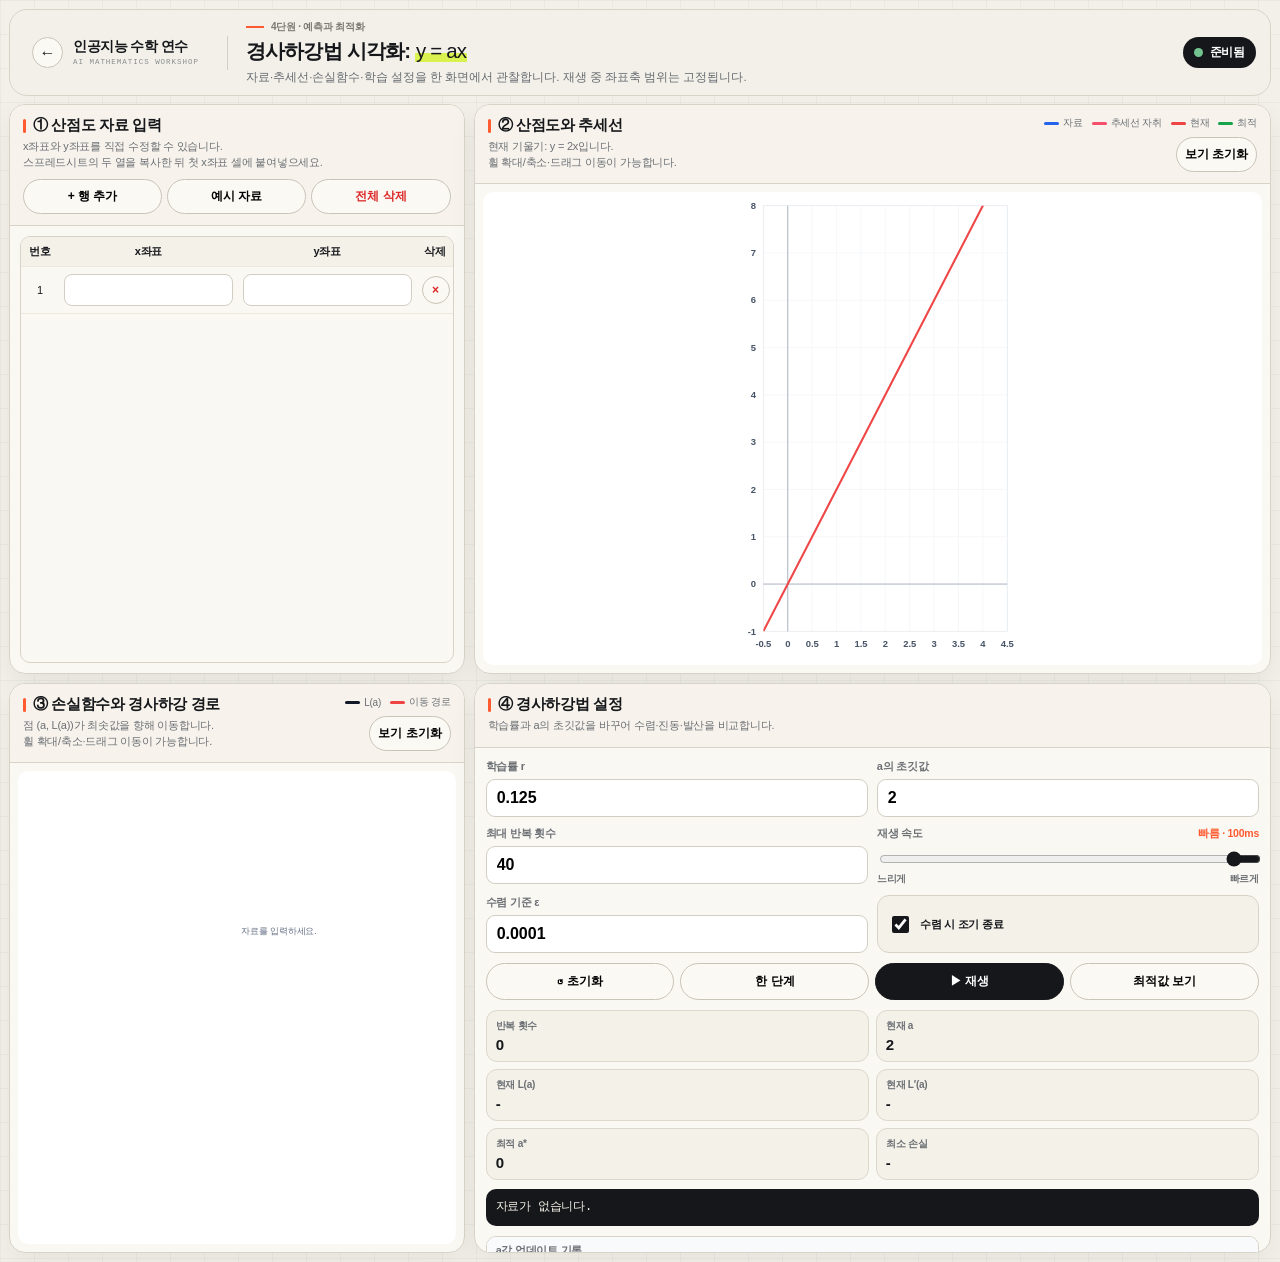
<file: gd-yax/index.html>
<!DOCTYPE html>
<html lang="ko">
<head>
  <meta charset="UTF-8" />
  <meta name="viewport" content="width=device-width, initial-scale=1.0" />
  <title>경사하강법 시각화 — y = ax</title>
  <style>

    :root{
      --bg:#f2f0e9;
      --panel:#fbf9f3;
      --line:#d8d2c7;
      --text:#15171a;
      --muted:#6b6f74;
      --accent:#15171a;
      --accent-soft:#e9f5b5;
      --danger:#dc2626;
      --ok:#059669;
      --shadow:0 10px 28px rgba(21,23,26,.055);
      --radius:16px;
    }
    *{box-sizing:border-box}
    html,body{width:100%;height:100%}
    body{
      margin:0;
      overflow:hidden;
      font-family:Inter, Pretendard, "Noto Sans KR", Arial, sans-serif;
      color:var(--text);
      background:var(--bg);
    }
    button,input{font:inherit}
    .app{
      width:auto;
      height:100vh;
      padding:9px;
      display:flex;
      flex-direction:column;
      gap:8px;
    }
    .topbar{
      min-height:48px;
      display:flex;
      gap:14px;
      justify-content:space-between;
      align-items:center;
      padding:0 4px;
    }
    .title-row{display:flex;align-items:baseline;gap:12px;min-width:0}
    h1{
      font-size:clamp(18px,1.35vw,25px);
      margin:0;
      white-space:nowrap;
    }
    .subtitle{
      margin:0;
      color:var(--muted);
      font-size:12px;
      line-height:1.4;
      overflow:hidden;
      text-overflow:ellipsis;
      white-space:nowrap;
    }
    .badge{
      display:inline-flex;
      align-items:center;
      gap:7px;
      background:var(--panel);
      border:1px solid var(--line);
      border-radius:999px;
      padding:7px 11px;
      box-shadow:var(--shadow);
      white-space:nowrap;
      font-size:12px;
      font-weight:750;
    }
    .back-link{
      display:inline-flex;
      align-items:center;
      flex:0 0 auto;
      color:var(--accent);
      font-size:13px;
      font-weight:850;
      text-decoration:none;
      white-space:nowrap;
    }
    .back-link:hover{text-decoration:underline}
    .dot{width:9px;height:9px;border-radius:50%;background:var(--ok)}
    .workspace{
      flex:1;
      min-height:0;
      display:grid;
      grid-template-columns:minmax(250px,.78fr) minmax(390px,1.35fr) minmax(390px,1.35fr) minmax(330px,1.02fr);
      gap:9px;
    }
    .panel{
      min-width:0;
      min-height:0;
      display:flex;
      flex-direction:column;
      background:var(--panel);
      border:1px solid var(--line);
      border-radius:var(--radius);
      box-shadow:var(--shadow);
      overflow:hidden;
    }
    .panel-head{
      flex:0 0 auto;
      min-height:64px;
      padding:11px 13px;
      border-bottom:1px solid var(--line);
      display:flex;
      justify-content:space-between;
      align-items:flex-start;
      gap:9px;
    }
    .panel-title{font-weight:850;font-size:15px;line-height:1.25}
    .panel-desc{color:var(--muted);font-size:11px;margin-top:4px;line-height:1.35}
    .sentence{display:block}
    .sentence + .sentence{margin-top:1px}
    .panel-body{
      flex:1;
      min-height:0;
      padding:10px;
    }
    .chart-panel .panel-body{display:flex;padding:8px}
    .chart-wrap{width:100%;height:100%;min-height:0}
    svg{
      width:100%;
      height:100%;
      display:block;
      background:#fff;
      border-radius:10px;
      overflow:hidden;
      user-select:none;
      -webkit-user-select:none;
      touch-action:none;
    }
    svg.chart-interactive{cursor:grab}
    svg.chart-interactive.dragging{cursor:grabbing}
    .chart-head-actions{
      display:flex;
      flex-direction:column;
      align-items:flex-end;
      gap:7px;
      min-width:0;
    }
    .view-reset{
      padding:5px 8px;
      font-size:10px;
      border-radius:8px;
    }
    .legend{
      display:flex;
      justify-content:flex-end;
      align-items:center;
      gap:9px;
      flex-wrap:wrap;
      font-size:10px;
      color:var(--muted);
    }
    .legend-item{display:flex;align-items:center;gap:4px;white-space:nowrap}
    .swatch{width:15px;height:3px;border-radius:3px;background:#111827}
    .swatch.blue{background:#2563eb}
    .swatch.red{background:#ef4444}
    .swatch.trace{background:#f43f5e;opacity:.9}
    .swatch.green{background:#16a34a}
    .data-panel .panel-head{display:block}
    .data-panel .panel-body{display:flex;flex-direction:column;min-height:0}
    .toolbar{
      display:grid;
      grid-template-columns:repeat(3,minmax(0,1fr));
      gap:5px;
      margin-top:9px;
    }
    .btn{
      border:1px solid var(--line);
      background:white;
      padding:8px 8px;
      border-radius:9px;
      cursor:pointer;
      font-weight:750;
      font-size:12px;
      transition:.15s ease;
      white-space:nowrap;
    }
    .btn:hover{transform:translateY(-1px);border-color:#aeb7c4}
    .btn.primary{background:var(--accent);color:white;border-color:var(--accent)}
    .btn.danger{color:var(--danger)}
    .icon-btn{width:28px;height:28px;padding:0;border-radius:8px}
    .table-wrap{
      flex:1;
      min-height:0;
      overflow:auto;
      border:1px solid var(--line);
      border-radius:10px;
    }
    table{width:100%;border-collapse:collapse;table-layout:fixed}
    th,td{
      padding:7px 5px;
      border-bottom:1px solid #edf0f3;
      text-align:center;
      font-size:11px;
    }
    th{
      position:sticky;
      top:0;
      background:#f8fafc;
      z-index:1;
      font-weight:800;
    }
    th:first-child{width:38px}
    th:last-child{width:36px}
    td input{
      width:100%;
      min-width:0;
      padding:8px 7px;
      border:1px solid var(--line);
      border-radius:8px;
      text-align:right;
      background:white;
      font-size:12px;
    }
    td input:focus,.control input:focus{
      outline:3px solid var(--accent-soft);
      border-color:var(--accent);
    }
    .settings-panel .panel-body{
      overflow:auto;
      padding:11px;
    }
    .controls{
      display:grid;
      grid-template-columns:repeat(2,minmax(0,1fr));
      gap:9px;
    }
    .control{display:flex;flex-direction:column;gap:5px}
    .control label{font-size:11px;color:var(--muted);font-weight:800}
    .control input{
      width:100%;
      padding:9px 10px;
      border:1px solid var(--line);
      border-radius:9px;
      font-weight:700;
    }
    .speed-control label{
      display:flex;
      justify-content:space-between;
      align-items:center;
      gap:8px;
    }
    .speed-value{
      color:var(--accent);
      font-size:10.5px;
      font-weight:850;
      font-variant-numeric:tabular-nums;
      white-space:nowrap;
    }
    .control input[type="range"]{
      padding:0;
      height:22px;
      border:0;
      border-radius:0;
      accent-color:var(--accent);
      cursor:pointer;
      direction:rtl;
      background:transparent;
    }
    .control input[type="range"]:focus{
      outline:3px solid var(--accent-soft);
      outline-offset:3px;
    }
    .speed-scale{
      display:flex;
      justify-content:space-between;
      color:var(--muted);
      font-size:9.5px;
      font-weight:750;
      margin-top:-4px;
    }
    .checkbox-control{
      justify-content:center;
      min-height:58px;
      padding:8px 10px;
      border:1px solid var(--line);
      border-radius:9px;
      background:#f8fafc;
    }
    .checkbox-control label{
      display:flex;
      align-items:center;
      gap:8px;
      color:var(--text);
      cursor:pointer;
      font-size:11px;
    }
    .checkbox-control input{
      width:17px;
      height:17px;
      padding:0;
      accent-color:var(--accent);
      cursor:pointer;
    }
    .control input:disabled{background:#eef2f6;color:#98a2b3;cursor:not-allowed}
    .actions{
      display:grid;
      grid-template-columns:repeat(4,minmax(0,1fr));
      gap:6px;
      margin-top:10px;
    }
    .actions .btn{padding:9px 5px}
    .metrics{
      display:grid;
      grid-template-columns:repeat(2,minmax(0,1fr));
      gap:7px;
      margin-top:10px;
    }
    .metric{
      background:#f8fafc;
      border:1px solid #e7ebf0;
      border-radius:10px;
      padding:8px 9px;
      min-width:0;
    }
    .metric .label{color:var(--muted);font-size:10px;font-weight:800;margin-bottom:3px}
    .metric .value{
      font-size:15px;
      font-weight:850;
      font-variant-numeric:tabular-nums;
      overflow:hidden;
      text-overflow:ellipsis;
      white-space:nowrap;
    }
    .formula{
      margin-top:9px;
      background:#0f172a;
      color:#e2e8f0;
      border-radius:10px;
      padding:9px 10px;
      line-height:1.55;
      font-size:12px;
      font-family:ui-monospace,SFMono-Regular,Consolas,monospace;
      overflow:auto;
    }
    .history-wrap{
      max-height:190px;
      overflow:auto;
      border:1px solid var(--line);
      border-radius:10px;
      margin-top:10px;
      background:#fff;
    }
    .history-title{
      position:sticky;
      top:0;
      z-index:2;
      padding:7px 9px;
      background:#f8fafc;
      border-bottom:1px solid #edf0f3;
      font-size:10.8px;
      color:var(--muted);
      font-weight:850;
    }
    .history-wrap table{table-layout:fixed}
    .history-wrap th,.history-wrap td{font-size:10.8px;padding:6px 4px}
    .history-wrap th{top:28px}
    .status{
      margin-top:8px;
      min-height:19px;
      font-size:11px;
      line-height:1.4;
      font-weight:750;
      color:var(--muted);
    }
    .status.error{color:var(--danger)}
    .status.ok{color:var(--ok)}
    .note{
      margin-top:7px;
      padding:8px 9px;
      border-radius:9px;
      background:#fff7ed;
      border:1px solid #fed7aa;
      color:#9a3412;
      font-size:10.5px;
      line-height:1.45;
    }
    @media (max-width:1350px){
      body{overflow-x:hidden;overflow-y:auto}
      .app{height:auto;min-height:100vh}
      .workspace{
        grid-template-columns:minmax(280px,.8fr) minmax(480px,1.4fr);
        grid-auto-rows:minmax(570px,calc(50vh - 10px));
      }
      .settings-panel,.loss-panel{grid-column:auto}
      .subtitle{white-space:normal}
    }
    @media (max-width:820px){
      .workspace{grid-template-columns:1fr;grid-auto-rows:minmax(540px,auto)}
      .topbar{align-items:flex-start}
      .title-row{display:block}
      .subtitle{margin-top:4px}
      .badge{display:none}
    }
    @media (max-width:520px){
      .app{padding:6px}
      .controls{grid-template-columns:1fr}
      .actions{grid-template-columns:repeat(2,1fr)}
      .panel-head{min-height:auto}
    }

  
/* ===== 홈페이지 톤: 공통 상단바 (인공지능 수학 연수) ===== */
.hb-top{box-sizing:border-box;min-height:72px;display:flex;gap:14px;justify-content:space-between;align-items:center;padding:10px 14px;background:rgba(242,240,233,.9);border:1px solid #d8d2c7;border-radius:18px;backdrop-filter:blur(14px);font-family:Pretendard,"Apple SD Gothic Neo","Noto Sans KR","Malgun Gothic",-apple-system,BlinkMacSystemFont,sans-serif;color:#15171a;text-align:left;letter-spacing:-.015em}
.hb-brand{display:flex;align-items:center;gap:18px;min-width:0}
.hb-home{display:flex;align-items:center;gap:10px;flex:none;color:#15171a;text-decoration:none;padding:7px 10px 7px 8px;border-radius:12px;transition:background .18s ease}
.hb-home:hover{background:#e7e3d9;text-decoration:none}
.hb-arrow{width:31px;height:31px;border:1px solid #c9c4b8;border-radius:50%;display:grid;place-items:center;font-size:16px;line-height:1;background:#fbf9f3}
.hb-copy{display:block;line-height:1.15}
.hb-copy strong{display:block;font-size:14px;font-weight:800;letter-spacing:-.035em}
.hb-copy small{display:block;margin-top:4px;color:#8a8d90;font-family:ui-monospace,SFMono-Regular,Consolas,monospace;font-size:7.5px;letter-spacing:.13em;white-space:nowrap}
.hb-div{width:1px;height:34px;background:#d3cec3;flex:none}
.hb-title{display:block;min-width:0}
.hb-eyebrow{display:flex;align-items:center;gap:7px;margin-bottom:4px;color:#7b7770;font-size:10px;font-weight:750;white-space:nowrap}
.hb-eyebrow span{display:block;width:18px;height:2px;background:#ff5a30}
.hb-top h1.hb-h1{font-family:inherit;font-size:clamp(18px,1.6vw,24px);margin:0;padding:0;font-weight:800;letter-spacing:-.04em;line-height:1.3;color:#15171a;text-align:left;white-space:normal}
.hb-top h1.hb-h1 em{font-style:normal;font-weight:500;background:linear-gradient(transparent 60%,#d9f24f 0);padding:0 .04em}
.hb-top p.hb-sub{margin:4px 0 0;color:#666b6f;font-size:11.5px;line-height:1.45;font-family:inherit;font-style:normal;letter-spacing:0;white-space:normal}
@media (max-width:820px){.hb-div,.hb-copy{display:none}.hb-home{padding-left:2px}.hb-eyebrow{white-space:normal}.hb-top{align-items:flex-start}}
@media (max-width:520px){.hb-top{border-radius:14px;padding:9px 10px}.hb-top h1.hb-h1{font-size:20px;line-height:1.25}}

/* ===== 홈페이지 톤 (인공지능 수학 연수 공통 테마에 맞춤) ===== */
body{background:linear-gradient(rgba(21,23,26,.035) 1px,transparent 1px),linear-gradient(90deg,rgba(21,23,26,.035) 1px,transparent 1px),#f2f0e9;background-size:34px 34px;font-family:Pretendard,"Apple SD Gothic Neo","Noto Sans KR","Malgun Gothic",-apple-system,BlinkMacSystemFont,sans-serif;letter-spacing:-.015em;-webkit-font-smoothing:antialiased}
.panel{background:rgba(251,249,243,.96)}
.panel-head{background:rgba(247,244,236,.92)}
.panel-title{position:relative;padding-left:10px;font-weight:800;letter-spacing:-.025em}
.panel-title::before{content:"";position:absolute;left:0;top:.15em;bottom:.15em;width:3px;border-radius:3px;background:#ff5a30}
.btn{border-color:#c9c4b8;background:#fbf9f3;border-radius:999px;font-weight:700}
.btn:hover{border-color:#15171a;background:#f2efe6}
.btn.primary{background:#15171a;border-color:#15171a;color:#fff}
.btn.primary:hover{background:#2b2e31}
th{background:#f4f1e9}
th,td{border-bottom-color:#eee9df}
.metric{background:#f4f1e9;border-color:#ddd7cc;border-radius:11px}
.checkbox-control{background:#f4f1e9;border-radius:12px}
.control input,td input{background:#fff;border-color:#d3cec3}
.control input:disabled{background:#efebe2;color:#9a958a}
.formula{background:#15171a;color:#f6f2e9}
.speed-value{color:#ff5a30}
.hb-top .badge{background:#15171a;color:#fff;border:0;box-shadow:none}
</style>
</head>
<body>

<div class="app">
  <header class="hb-top">
  <div class="hb-brand">
    <a class="hb-home" href="../#tools" aria-label="연수 자료실로"><span class="hb-arrow">←</span><span class="hb-copy"><strong>인공지능 수학 연수</strong><small>AI MATHEMATICS WORKSHOP</small></span></a>
    <span class="hb-div" aria-hidden="true"></span>
    <div class="hb-title">
      <div class="hb-eyebrow"><span></span>4단원 · 예측과 최적화</div>
      <h1 class="hb-h1">경사하강법 시각화: <em>y = ax</em></h1>
      <p class="hb-sub">자료·추세선·손실함수·학습 설정을 한 화면에서 관찰합니다. 재생 중 좌표축 범위는 고정됩니다.</p>
    </div>
  </div>
  <div class="badge"><span class="dot" id="runDot"></span><span id="runLabel">준비됨</span></div>
</header>

  <section class="workspace">
    <article class="panel data-panel">
      <div class="panel-head">
        <div>
          <div class="panel-title">① 산점도 자료 입력</div>
          <div class="panel-desc"><span class="sentence">x좌표와 y좌표를 직접 수정할 수 있습니다.</span><span class="sentence">스프레드시트의 두 열을 복사한 뒤 첫 x좌표 셀에 붙여넣으세요.</span></div>
        </div>
        <div class="toolbar">
          <button class="btn" id="addRowBtn">+ 행 추가</button>
          <button class="btn" id="sampleBtn">예시 자료</button>
          <button class="btn danger" id="clearBtn">전체 삭제</button>
        </div>
      </div>
      <div class="panel-body">
        <div class="table-wrap">
          <table>
            <thead>
              <tr><th>번호</th><th>x좌표</th><th>y좌표</th><th>삭제</th></tr>
            </thead>
            <tbody id="dataBody"></tbody>
          </table>
        </div>
      </div>
    </article>

    <article class="panel chart-panel scatter-panel">
      <div class="panel-head">
        <div>
          <div class="panel-title">② 산점도와 추세선</div>
          <div class="panel-desc"><span class="sentence">현재 기울기: y = <span id="lineSlopeLabel">1.000</span>x입니다.</span><span class="sentence">휠 확대/축소·드래그 이동이 가능합니다.</span></div>
        </div>
        <div class="chart-head-actions">
          <div class="legend">
            <span class="legend-item"><span class="swatch blue"></span>자료</span>
            <span class="legend-item"><span class="swatch trace"></span>추세선 자취</span>
            <span class="legend-item"><span class="swatch red"></span>현재</span>
            <span class="legend-item"><span class="swatch green"></span>최적</span>
          </div>
          <button class="btn view-reset" id="scatterResetView" title="산점도 좌표 범위를 처음 상태로 되돌립니다.">보기 초기화</button>
        </div>
      </div>
      <div class="panel-body">
        <div class="chart-wrap"><svg id="scatterSvg" class="chart-interactive" viewBox="0 0 560 900" aria-label="산점도와 추세선"></svg></div>
      </div>
    </article>

    <article class="panel chart-panel loss-panel">
      <div class="panel-head">
        <div>
          <div class="panel-title">③ 손실함수와 경사하강 경로</div>
          <div class="panel-desc"><span class="sentence">점 (a, L(a))가 최솟값을 향해 이동합니다.</span><span class="sentence">휠 확대/축소·드래그 이동이 가능합니다.</span></div>
        </div>
        <div class="chart-head-actions">
          <div class="legend">
            <span class="legend-item"><span class="swatch"></span>L(a)</span>
            <span class="legend-item"><span class="swatch red"></span>이동 경로</span>
          </div>
          <button class="btn view-reset" id="lossResetView" title="손실함수 좌표 범위를 처음 상태로 되돌립니다.">보기 초기화</button>
        </div>
      </div>
      <div class="panel-body">
        <div class="chart-wrap"><svg id="lossSvg" class="chart-interactive" viewBox="0 0 560 900" aria-label="손실함수와 경사하강 경로"></svg></div>
      </div>
    </article>

    <article class="panel settings-panel">
      <div class="panel-head">
        <div>
          <div class="panel-title">④ 경사하강법 설정</div>
          <div class="panel-desc"><span class="sentence">학습률과 a의 초깃값을 바꾸어 수렴·진동·발산을 비교합니다.</span></div>
        </div>
      </div>
      <div class="panel-body">
        <div class="controls">
          <div class="control">
            <label for="learningRate">학습률 r</label>
            <input id="learningRate" type="number" value="0.125" min="0.000001" step="0.01">
          </div>
          <div class="control">
            <label for="initialA">a의 초깃값</label>
            <input id="initialA" type="number" value="2" step="0.1">
          </div>
          <div class="control">
            <label for="maxIter">최대 반복 횟수</label>
            <input id="maxIter" type="number" value="40" min="1" max="500" step="1">
          </div>
          <div class="control speed-control">
            <label for="speed"><span>재생 속도</span><span class="speed-value" id="speedValue">빠름 · 100ms</span></label>
            <input id="speed" type="range" value="100" min="40" max="1200" step="10" aria-label="재생 속도 조절">
            <div class="speed-scale"><span>느리게</span><span>빠르게</span></div>
          </div>
          <div class="control">
            <label for="epsilon">수렴 기준 ε</label>
            <input id="epsilon" type="number" value="0.0001" min="0.000000000001" step="0.0001" aria-label="수렴 기준 엡실론">
          </div>
          <div class="control checkbox-control">
            <label for="earlyStop"><input id="earlyStop" type="checkbox" checked> 수렴 시 조기 종료</label>
          </div>
        </div>

        <div class="actions">
          <button class="btn" id="resetBtn">↺ 초기화</button>
          <button class="btn" id="stepBtn">한 단계</button>
          <button class="btn primary" id="playBtn">▶ 재생</button>
          <button class="btn" id="toOptimumBtn">최적값 보기</button>
        </div>

        <div class="metrics">
          <div class="metric"><div class="label">반복 횟수</div><div class="value" id="iterValue">0</div></div>
          <div class="metric"><div class="label">현재 a</div><div class="value" id="aValue">1.0000</div></div>
          <div class="metric"><div class="label">현재 L(a)</div><div class="value" id="lossValue">-</div></div>
          <div class="metric"><div class="label">현재 L′(a)</div><div class="value" id="gradValue">-</div></div>
          <div class="metric"><div class="label">최적 a*</div><div class="value" id="optAValue">-</div></div>
          <div class="metric"><div class="label">최소 손실</div><div class="value" id="minLossValue">-</div></div>
        </div>

        <div class="formula" id="formulaBox"></div>
        <div class="history-wrap" aria-label="a값 업데이트 기록">
          <div class="history-title">a값 업데이트 기록</div>
          <table>
            <thead><tr><th>k</th><th>aₖ</th><th>L′(aₖ)</th><th>aₖ₊₁</th></tr></thead>
            <tbody id="historyBody"></tbody>
          </table>
        </div>
        <div class="status" id="statusBox"></div>
        <div class="note">
          <span class="sentence">손실함수는 <b>MSE = (1/n)Σ(yᵢ − axᵢ)²</b>입니다.</span><span class="sentence">그래프 위에서 휠로 확대·축소하고 드래그로 이동할 수 있습니다.</span><span class="sentence">조기 종료를 사용하면 <b>|L′(a)| ≤ ε</b>일 때 멈춥니다.</span><span class="sentence">a값 업데이트 기록은 아래 표에 누적됩니다.</span>
        </div>
      </div>
    </article>
  </section>
</div>

<script>
(() => {
  const NS = "http://www.w3.org/2000/svg";
  const $ = (id) => document.getElementById(id);

  const state = {
    data: [
      {x:NaN,y:NaN}
    ],
    a: 2,
    iteration: 0,
    history: [],
    timer: null,
    playing: false,
    previewOptimum: false,
    view: null,
    baseView: null,
    drag: null
  };

  const els = {
    dataBody:$("dataBody"),
    scatter:$("scatterSvg"),
    loss:$("lossSvg"),
    lr:$("learningRate"),
    initialA:$("initialA"),
    maxIter:$("maxIter"),
    speed:$("speed"),
    speedValue:$("speedValue"),
    epsilon:$("epsilon"),
    earlyStop:$("earlyStop"),
    play:$("playBtn"),
    historyBody:$("historyBody"),
    status:$("statusBox"),
    runDot:$("runDot"),
    runLabel:$("runLabel")
  };

  function finiteData(){
    return state.data.filter(p => Number.isFinite(p.x) && Number.isFinite(p.y));
  }

  function coeffs(){
    const d = finiteData();
    const n = d.length;
    if(!n) return {A:0,B:0,C:0,n:0};
    let sx2=0, sxy=0, sy2=0;
    d.forEach(({x,y}) => {
      sx2 += x*x;
      sxy += x*y;
      sy2 += y*y;
    });
    return {A:sx2/n, B:-2*sxy/n, C:sy2/n, n};
  }

  function loss(a){
    const {A,B,C,n} = coeffs();
    return n ? A*a*a + B*a + C : NaN;
  }

  function grad(a){
    const {A,B,n} = coeffs();
    return n ? 2*A*a + B : NaN;
  }

  function optimum(){
    const {A,B,n} = coeffs();
    if(!n || Math.abs(A)<1e-14) return {a:0, loss:loss(0)};
    const a = -B/(2*A);
    return {a,loss:loss(a)};
  }

  function fmt(v,d=4){
    if(!Number.isFinite(v)) return "-";
    if(Math.abs(v)>=1e6 || (Math.abs(v)>0 && Math.abs(v)<1e-5)) return v.toExponential(3);
    return v.toFixed(d).replace(/\.?0+$/,"");
  }

  function niceStep(range, target=8){
    if(!Number.isFinite(range) || range<=0) return 1;
    const rough=range/target;
    const pow=Math.pow(10,Math.floor(Math.log10(rough)));
    const n=rough/pow;
    const nice=n<1.5?1:n<3?2:n<7?5:10;
    return nice*pow;
  }

  function paddedRange(values, includeZero=true, minSpan=2){
    let arr=values.filter(Number.isFinite);
    if(includeZero) arr.push(0);
    if(!arr.length) return [-1,1];
    let min=Math.min(...arr), max=Math.max(...arr);
    if(min===max){min-=1;max+=1}
    let span=Math.max(max-min,minSpan);
    let pad=span*.14;
    return [min-pad,max+pad];
  }


  function convergenceSettings(){
    const epsilon=Number(els.epsilon.value);
    return {
      enabled:els.earlyStop.checked,
      epsilon:Number.isFinite(epsilon)&&epsilon>0?epsilon:0.0001
    };
  }

  function simulateTrajectory(){
    const eta=Number(els.lr.value);
    const maxIter=Math.min(500,Math.max(1,Number(els.maxIter.value)||1));
    const convergence=convergenceSettings();
    let a=Number(els.initialA.value);
    if(!Number.isFinite(a)) a=0;
    const points=[{a,L:loss(a)}];
    if(!Number.isFinite(eta)||eta<=0) return points;
    for(let i=0;i<maxIter;i++){
      if(convergence.enabled && Math.abs(grad(a))<=convergence.epsilon) break;
      const next=a-eta*grad(a);
      const L=loss(next);
      if(!Number.isFinite(next)||!Number.isFinite(L)) break;
      points.push({a:next,L});
      a=next;
      if(Math.abs(a)>1e6||Math.abs(L)>1e15) break;
    }
    return points;
  }

  function computeLockedRanges(){
    const d=finiteData();
    if(!d.length){
      const computed={scatterX:[-0.5,4.5],scatterY:[-1,8],lossX:[-1,3],lossY:[0,10]};
      state.baseView=cloneView(computed);
      state.view=cloneView(computed);
      return;
    }

    const opt=optimum();
    const trajectory=simulateTrajectory();
    let initial=Number(els.initialA.value);
    if(!Number.isFinite(initial)) initial=0;

    // 산점도 좌표축: 자료의 실제 범위를 중심으로 여백을 작게 둡니다.
    const xValues=d.map(p=>p.x);
    const rawXMin=Math.min(0,...xValues);
    const rawXMax=Math.max(0,...xValues);
    const rawXSpan=Math.max(rawXMax-rawXMin,1);
    const xPad=Math.max(rawXSpan*.055,.22);
    const scatterX=[rawXMin-xPad,rawXMax+xPad];

    const yValues=d.map(p=>p.y);
    const rawYMin=Math.min(0,...yValues);
    const rawYMax=Math.max(0,...yValues);
    const rawYSpan=Math.max(rawYMax-rawYMin,2);
    const dataXMin=Math.min(...xValues,0);
    const dataXMax=Math.max(...xValues,0);

    // 정상적인 학습 경로만 축 범위 계산에 반영합니다.
    // 큰 발산값은 좌표축을 과도하게 늘리지 않고 화면 밖으로 잘리도록 합니다.
    const slopeLimit=(Math.max(Math.abs(rawYMin),Math.abs(rawYMax),1)+rawYSpan*2.2) /
      Math.max(Math.abs(dataXMin),Math.abs(dataXMax),1);
    const slopeCandidates=[initial,opt.a,...trajectory.map(p=>p.a)]
      .filter(Number.isFinite)
      .filter(a=>Math.abs(a)<=Math.max(2,slopeLimit));

    const lineY=[];
    slopeCandidates.forEach(a=>{
      lineY.push(a*dataXMin,a*dataXMax);
    });
    // 최적선과 초기선은 가능하면 항상 보이도록 하되 극단값은 제외합니다.
    [initial,opt.a].filter(Number.isFinite).forEach(a=>{
      const vals=[a*dataXMin,a*dataXMax];
      if(vals.every(v=>Math.abs(v)<=Math.max(8,Math.abs(rawYMax)+rawYSpan*3))){
        lineY.push(...vals);
      }
    });

    let scatterYMin=Math.min(0,...yValues,...lineY);
    let scatterYMax=Math.max(0,...yValues,...lineY);
    let scatterYSpan=Math.max(scatterYMax-scatterYMin,3);
    const yPad=Math.max(scatterYSpan*.075,.35);
    let scatterY=[scatterYMin-yPad,scatterYMax+yPad];

    // 양수 자료가 대부분일 때 아래쪽 빈 공간이 지나치게 커지지 않도록 조정합니다.
    if(rawYMin>=0 && scatterY[0]<-rawYSpan*.18){
      scatterY[0]=-rawYSpan*.10;
    }

    // 손실함수 x축: 초기값·최적값·실제 경로를 포함하되,
    // 최적점 주변을 필요 이상으로 넓게 잡지 않습니다.
    const baseDistance=Math.max(Math.abs(initial-opt.a),.12);
    const allowedDistance=Math.max(.45,baseDistance*6+0.5);
    const meaningfulA=trajectory.map(p=>p.a)
      .filter(Number.isFinite)
      .filter(a=>Math.abs(a-opt.a)<=allowedDistance)
      .concat([initial,opt.a]);

    let half=Math.max(
      .18,
      ...meaningfulA.filter(Number.isFinite).map(a=>Math.abs(a-opt.a))
    );
    half=Math.min(20,half*1.22);
    const lossX=[opt.a-half,opt.a+half];

    const lossSamples=[];
    for(let i=0;i<=300;i++){
      const a=lossX[0]+(lossX[1]-lossX[0])*i/300;
      lossSamples.push(loss(a));
    }
    const finiteLoss=lossSamples.filter(Number.isFinite);
    const minL=Number.isFinite(opt.loss)?opt.loss:Math.min(...finiteLoss);
    const maxL=Math.max(...finiteLoss);
    const rise=Math.max(maxL-minL,.1);

    // 최솟값이 0에서 충분히 떨어져 있으면 최솟값 주변을 확대하여
    // 손실함수의 변화가 더 잘 보이도록 합니다.
    let lossYMin;
    if(minL>rise*1.45){
      lossYMin=Math.max(0,minL-rise*.22);
    }else{
      lossYMin=0;
    }
    let lossYMax=maxL+Math.max(rise*.10,.12);
    if(lossYMax-lossYMin<.8){
      const mid=(lossYMax+lossYMin)/2;
      lossYMin=Math.max(0,mid-.4);
      lossYMax=mid+.4;
    }
    const lossY=[lossYMin,lossYMax];

    const computed={scatterX,scatterY,lossX,lossY};
    state.baseView=cloneView(computed);
    state.view=cloneView(computed);
  }

  function cloneView(view){
    return {
      scatterX:[...view.scatterX],
      scatterY:[...view.scatterY],
      lossX:[...view.lossX],
      lossY:[...view.lossY]
    };
  }

  function sEl(tag,attrs={},text=""){
    const el=document.createElementNS(NS,tag);
    Object.entries(attrs).forEach(([k,v]) => el.setAttribute(k,v));
    if(text) el.textContent=text;
    return el;
  }

  function clearSvg(svg){ while(svg.firstChild) svg.removeChild(svg.firstChild); }


  function drawAxes(svg,xRange,yRange,margin={l:72,r:24,t:26,b:64}){
    const vb=svg.viewBox.baseVal;
    const W=vb.width,H=vb.height;
    const pw=W-margin.l-margin.r, ph=H-margin.t-margin.b;
    const sx=x=>margin.l+(x-xRange[0])/(xRange[1]-xRange[0])*pw;
    const sy=y=>margin.t+(yRange[1]-y)/(yRange[1]-yRange[0])*ph;

    const clipId=`clip-${svg.id}`;
    const defs=sEl("defs");
    const clip=sEl("clipPath",{id:clipId});
    clip.appendChild(sEl("rect",{x:margin.l,y:margin.t,width:pw,height:ph}));
    defs.appendChild(clip);
    svg.appendChild(defs);

    const bg=sEl("rect",{x:margin.l,y:margin.t,width:pw,height:ph,fill:"#ffffff",stroke:"#d9dee5"});
    svg.appendChild(bg);

    const xStep=niceStep(xRange[1]-xRange[0]);
    const yStep=niceStep(yRange[1]-yRange[0]);

    for(let x=Math.ceil(xRange[0]/xStep)*xStep; x<=xRange[1]+1e-10; x+=xStep){
      const X=sx(x);
      svg.appendChild(sEl("line",{x1:X,y1:margin.t,x2:X,y2:H-margin.b,stroke:"#edf0f3","stroke-width":1}));
      svg.appendChild(sEl("text",{x:X,y:H-margin.b+30,"text-anchor":"middle",fill:"#475467","font-size":18,"font-weight":700},fmt(x,2)));
    }
    for(let y=Math.ceil(yRange[0]/yStep)*yStep; y<=yRange[1]+1e-10; y+=yStep){
      const Y=sy(y);
      svg.appendChild(sEl("line",{x1:margin.l,y1:Y,x2:W-margin.r,y2:Y,stroke:"#edf0f3","stroke-width":1}));
      svg.appendChild(sEl("text",{x:margin.l-14,y:Y+6,"text-anchor":"end",fill:"#475467","font-size":18,"font-weight":700},fmt(y,2)));
    }

    if(xRange[0]<=0 && 0<=xRange[1]){
      svg.appendChild(sEl("line",{x1:sx(0),y1:margin.t,x2:sx(0),y2:H-margin.b,stroke:"#98a2b3","stroke-width":1.5}));
    }
    if(yRange[0]<=0 && 0<=yRange[1]){
      svg.appendChild(sEl("line",{x1:margin.l,y1:sy(0),x2:W-margin.r,y2:sy(0),stroke:"#98a2b3","stroke-width":1.5}));
    }

    return {sx,sy,W,H,margin,pw,ph,clipId};
  }


  function drawScatter(){
    const svg=els.scatter;
    clearSvg(svg);
    const d=finiteData();
    if(!state.view) computeLockedRanges();
    const opt=optimum();
    const xr=state.view.scatterX;
    const yr=state.view.scatterY;
    const {sx,sy,clipId}=drawAxes(svg,xr,yr);
    const plot=sEl("g",{"clip-path":`url(#${clipId})`});
    svg.appendChild(plot);

    const line=(a,color,width,dash="",opacity=.95)=>{
      const y1=a*xr[0],y2=a*xr[1];
      plot.appendChild(sEl("line",{
        x1:sx(xr[0]),y1:sy(y1),x2:sx(xr[1]),y2:sy(y2),
        stroke:color,"stroke-width":width,"stroke-dasharray":dash,
        "stroke-linecap":"round",opacity
      }));
    };

    // 모든 반복 단계의 추세선을 누적합니다. 이미 표시된 선의 위치와 농도는 바뀌지 않습니다.
    const trail=state.history.slice(0,-1).filter(h=>Number.isFinite(h.a));
    trail.forEach((h)=>{
      line(h.a,"#f43f5e",1.45,"",.36);
    });

    if(state.previewOptimum){
      line(opt.a,"#16a34a",3.2,"9 7",.95);
      const labelX=xr[1]-(xr[1]-xr[0])*.05;
      const labelY=opt.a*labelX;
      if(Number.isFinite(labelY) && labelY>=yr[0] && labelY<=yr[1]){
        svg.appendChild(sEl("text",{x:sx(labelX)-4,y:sy(labelY)-12,"text-anchor":"end",fill:"#15803d","font-size":14,"font-weight":850},`최적 y = ${fmt(opt.a,3)}x`));
      }
    }
    line(state.a,"#ef4444",4,"",.98);

    d.forEach((p)=>{
      plot.appendChild(sEl("circle",{cx:sx(p.x),cy:sy(p.y),r:8.5,fill:"#2563eb",stroke:"#fff","stroke-width":2.4}));
      svg.appendChild(sEl("text",{x:sx(p.x)+11,y:sy(p.y)-11,fill:"#334155","font-size":13,"font-weight":700},`(${fmt(p.x,2)}, ${fmt(p.y,2)})`));
    });

    $("lineSlopeLabel").textContent=fmt(state.a,3);
  }


  function drawLoss(){
    const svg=els.loss;
    clearSvg(svg);
    const {n}=coeffs();
    if(!n){
      svg.appendChild(sEl("text",{x:360,y:310,"text-anchor":"middle",fill:"#667085","font-size":18},"자료를 입력하세요."));
      return;
    }
    if(!state.view) computeLockedRanges();

    const xr=state.view.lossX;
    const yr=state.view.lossY;
    const samples=[];
    for(let i=0;i<=240;i++){
      const a=xr[0]+(xr[1]-xr[0])*i/240;
      samples.push({a,L:loss(a)});
    }

    const {sx,sy,clipId}=drawAxes(svg,xr,yr);
    const plot=sEl("g",{"clip-path":`url(#${clipId})`});
    svg.appendChild(plot);

    let path="";
    samples.forEach((p,i)=>{path+=(i?"L":"M")+sx(p.a)+" "+sy(p.L)+" ";});
    plot.appendChild(sEl("path",{d:path,fill:"none",stroke:"#111827","stroke-width":3,"stroke-linejoin":"round"}));

    const opt=optimum();
    if(state.previewOptimum){
      plot.appendChild(sEl("line",{x1:sx(opt.a),y1:sy(yr[0]),x2:sx(opt.a),y2:sy(opt.loss),stroke:"#16a34a","stroke-dasharray":"7 6","stroke-width":2}));
      plot.appendChild(sEl("circle",{cx:sx(opt.a),cy:sy(opt.loss),r:7.5,fill:"#16a34a",stroke:"#fff","stroke-width":2.2}));
      svg.appendChild(sEl("text",{x:sx(opt.a)+12,y:sy(opt.loss)-15,fill:"#15803d","font-size":14,"font-weight":850},
        `꼭짓점 (${fmt(opt.a,3)}, ${fmt(opt.loss,3)})`));
    }

    const visible=state.history.filter(h=>Number.isFinite(h.a)&&Number.isFinite(h.L));
    if(visible.length>1){
      let hp="";
      visible.forEach((p,i)=>hp+=(i?"L":"M")+sx(p.a)+" "+sy(p.L)+" ");
      plot.appendChild(sEl("path",{d:hp,fill:"none",stroke:"#ef4444","stroke-width":2.5,opacity:.8}));
    }
    visible.forEach((p,i)=>{
      const current=i===visible.length-1;
      plot.appendChild(sEl("circle",{
        cx:sx(p.a),cy:sy(p.L),r:current?8.5:5.5,
        fill:current?"#ef4444":"#fb7185",stroke:"#fff","stroke-width":current?2.4:1.7,
        opacity:current?1:.82
      }));
    });

    const cL=loss(state.a);
    if(Number.isFinite(cL) && state.a>=xr[0]&&state.a<=xr[1]&&cL>=yr[0]&&cL<=yr[1]){
      svg.appendChild(sEl("text",{x:sx(state.a)+10,y:sy(cL)-12,fill:"#b91c1c","font-size":14,"font-weight":800},
        `(${fmt(state.a,3)}, ${fmt(cL,3)})`));
    }
  }

  function parseSpreadsheetNumber(value){
    const cleaned=String(value ?? "")
      .trim()
      .replace(/[−–—]/g,"-")
      .replace(/,/g,"");
    if(cleaned==="") return null;
    const number=Number(cleaned);
    return Number.isFinite(number)?number:null;
  }

  function handleSpreadsheetPaste(event){
    const text=event.clipboardData?.getData("text/plain") ?? "";
    if(!/[\t\r\n]/.test(text)) return;

    const startRow=Number(event.currentTarget.dataset.i);
    const startColumn=event.currentTarget.dataset.key==="y"?1:0;
    const rawRows=text.replace(/\r/g,"").split("\n");
    const rows=rawRows
      .map(row=>row.split("\t"))
      .filter(cells=>cells.some(cell=>parseSpreadsheetNumber(cell)!==null));

    if(!rows.length) return;
    event.preventDefault();

    let writtenRows=0;
    rows.forEach((cells,rowOffset)=>{
      const targetRow=startRow+writtenRows;
      while(state.data.length<=targetRow) state.data.push({x:NaN,y:NaN});

      let wrote=false;
      cells.forEach((cell,columnOffset)=>{
        const targetColumn=startColumn+columnOffset;
        if(targetColumn>1) return;
        const value=parseSpreadsheetNumber(cell);
        if(value===null) return;
        state.data[targetRow][targetColumn===0?"x":"y"]=value;
        wrote=true;
      });
      if(wrote) writtenRows++;
    });

    renderTable();
    resetSimulation(false);
    setStatus(`스프레드시트에서 ${writtenRows}개 행을 붙여넣었습니다.`,"ok");
  }

  function renderTable(){
    els.dataBody.innerHTML="";
    state.data.forEach((p,i)=>{
      const tr=document.createElement("tr");
      const xValue=Number.isFinite(p.x)?p.x:"";
      const yValue=Number.isFinite(p.y)?p.y:"";
      tr.innerHTML=`
        <td>${i+1}</td>
        <td><input type="number" step="any" value="${xValue}" data-i="${i}" data-key="x" aria-label="${i+1}행 x좌표"></td>
        <td><input type="number" step="any" value="${yValue}" data-i="${i}" data-key="y" aria-label="${i+1}행 y좌표"></td>
        <td><button class="btn icon-btn danger" data-delete="${i}" aria-label="${i+1}행 삭제">×</button></td>
      `;
      els.dataBody.appendChild(tr);
    });

    els.dataBody.querySelectorAll("input").forEach(input=>{
      input.addEventListener("input",e=>{
        const i=Number(e.target.dataset.i);
        const key=e.target.dataset.key;
        const raw=e.target.value.trim();
        state.data[i][key]=raw===""?NaN:Number(raw);
        resetSimulation(false);
      });
      input.addEventListener("paste",handleSpreadsheetPaste);
    });
    els.dataBody.querySelectorAll("[data-delete]").forEach(btn=>{
      btn.addEventListener("click",()=>{
        state.data.splice(Number(btn.dataset.delete),1);
        if(!state.data.length) state.data.push({x:NaN,y:NaN});
        renderTable();
        resetSimulation(false);
      });
    });
  }

  function renderHistory(){
    if(!els.historyBody) return;
    const {n}=coeffs();
    els.historyBody.innerHTML="";
    if(!n){
      const tr=document.createElement("tr");
      tr.innerHTML='<td colspan="4">자료를 입력하거나 예시 자료를 불러오세요.</td>';
      els.historyBody.appendChild(tr);
      return;
    }
    const rows=state.history.filter(p=>Number.isFinite(p.a));
    rows.forEach((p,i)=>{
      const next=rows[i+1];
      const tr=document.createElement("tr");
      tr.innerHTML=`<td>${i}</td><td>${fmt(p.a,5)}</td><td>${fmt(grad(p.a),5)}</td><td>${next?fmt(next.a,5):"-"}</td>`;
      els.historyBody.appendChild(tr);
    });
    const wrap=els.historyBody.closest(".history-wrap");
    if(wrap) wrap.scrollTop=wrap.scrollHeight;
  }

  function updateFormula(){
    const {A,B,C,n}=coeffs();
    if(!n){
      $("formulaBox").textContent="자료가 없습니다.";
      return;
    }
    const sign=(v)=>v>=0?"+":"−";
    $("formulaBox").innerHTML =
      `L(a) = ${fmt(A,4)}a² ${sign(B)} ${fmt(Math.abs(B),4)}a ${sign(C)} ${fmt(Math.abs(C),4)}<br>`+
      `L′(a) = ${fmt(2*A,4)}a ${sign(B)} ${fmt(Math.abs(B),4)}<br>`+
      `a<sub>k+1</sub> = a<sub>k</sub> − r·L′(a<sub>k</sub>)`;
  }

  function updateMetrics(){
    const opt=optimum();
    $("iterValue").textContent=state.iteration;
    $("aValue").textContent=fmt(state.a,6);
    $("lossValue").textContent=fmt(loss(state.a),6);
    $("gradValue").textContent=fmt(grad(state.a),6);
    $("optAValue").textContent=fmt(opt.a,6);
    $("minLossValue").textContent=fmt(opt.loss,6);
  }

  function escapeHtml(text){
    return String(text ?? "").replace(/[&<>"']/g, ch => ({"&":"&amp;","<":"&lt;",">":"&gt;","\"":"&quot;","'":"&#39;"}[ch]));
  }

  function withSentenceBreaks(text){
    return escapeHtml(text).replace(/([.!?])\s+/g, "$1<br>");
  }

  function updateOptimumButton(){
    const btn=$("toOptimumBtn");
    if(btn) btn.textContent=state.previewOptimum ? "최적값 끄기" : "최적값 보기";
  }

  function setStatus(text="",type=""){
    els.status.innerHTML=withSentenceBreaks(text);
    els.status.className="status"+(type?" "+type:"");
  }

  function setPlaying(on){
    state.playing=on;
    els.play.textContent=on?"Ⅱ 일시정지":"▶ 재생";
    els.runDot.style.background=on?"#ff5a30":"#73c48f";
    els.runLabel.textContent=on?"실행 중":"준비됨";
  }

  function render(){
    updateFormula();
    updateMetrics();
    renderHistory();
    updateOptimumButton();
    drawScatter();
    drawLoss();
  }

  function stop(){
    if(state.timer){clearInterval(state.timer);state.timer=null;}
    setPlaying(false);
  }

  function resetSimulation(updateInitial=true){
    stop();
    const initial=Number(els.initialA.value);
    state.a=Number.isFinite(initial)?initial:0;
    state.iteration=0;
    state.history=[{a:state.a,L:loss(state.a)}];
    state.previewOptimum=false;
    computeLockedRanges();
    const convergence=convergenceSettings();
    setStatus(convergence.enabled
      ? `초깃값에서 시작합니다. |L′(a)| ≤ ${fmt(convergence.epsilon,8)}이면 조기 종료됩니다.`
      : "초깃값에서 시작합니다. 최대 반복 횟수까지 실행됩니다.");
    render();
  }

  function step(){
    const d=finiteData();
    if(!d.length){setStatus("먼저 산점도 자료를 입력하세요.","error");stop();return false;}
    const eta=Number(els.lr.value);
    if(!Number.isFinite(eta)||eta<=0){setStatus("학습률은 0보다 큰 수로 입력하세요.","error");stop();return false;}
    const maxIter=Math.max(1,Number(els.maxIter.value)||1);
    const convergence=convergenceSettings();
    if(convergence.enabled && (!Number.isFinite(Number(els.epsilon.value)) || Number(els.epsilon.value)<=0)){
      setStatus("수렴 기준 ε은 0보다 큰 수로 입력하세요.","error");stop();return false;
    }
    if(state.iteration>=maxIter){setStatus("설정한 최대 반복 횟수에 도달했습니다.","ok");stop();return false;}

    const g=grad(state.a);
    if(convergence.enabled && Math.abs(g)<=convergence.epsilon){
      setStatus(`수렴 기준 |L′(a)| ≤ ε (${fmt(convergence.epsilon,8)})에 도달했습니다.`,"ok");
      stop();
      render();
      return false;
    }

    const next=state.a-eta*g;
    state.iteration++;
    state.a=next;
    const L=loss(state.a);
    state.history.push({a:state.a,L});

    if(!Number.isFinite(next)||!Number.isFinite(L)||Math.abs(next)>1e9||Math.abs(L)>1e18){
      setStatus("값이 발산했습니다. 학습률을 더 작게 설정해 보세요.","error");
      stop();
      render();
      return false;
    }

    const nextGrad=grad(state.a);
    if(convergence.enabled && Math.abs(nextGrad)<=convergence.epsilon){
      setStatus(`수렴 기준 |L′(a)| ≤ ε (${fmt(convergence.epsilon,8)})에 도달했습니다.`,"ok");
      stop();
    }else if(state.iteration>=maxIter){
      setStatus("설정한 최대 반복 횟수에 도달했습니다.","ok");
      stop();
    }else{
      setStatus(`a ← a − rL′(a)를 적용했습니다. (r = ${fmt(eta,4)}, |L′(a)| = ${fmt(Math.abs(nextGrad),7)})`);
    }
    render();
    return true;
  }

  const CHART_MARGIN={l:72,r:24,t:26,b:64};

  function svgPoint(svg,event){
    const point=svg.createSVGPoint();
    point.x=event.clientX;
    point.y=event.clientY;
    const matrix=svg.getScreenCTM();
    return matrix?point.matrixTransform(matrix.inverse()):{x:0,y:0};
  }

  function chartConfig(kind){
    if(kind==="scatter") return {svg:els.scatter,xKey:"scatterX",yKey:"scatterY"};
    return {svg:els.loss,xKey:"lossX",yKey:"lossY"};
  }

  function insidePlot(svg,point){
    const vb=svg.viewBox.baseVal;
    return point.x>=CHART_MARGIN.l && point.x<=vb.width-CHART_MARGIN.r &&
      point.y>=CHART_MARGIN.t && point.y<=vb.height-CHART_MARGIN.b;
  }

  function zoomChart(kind,event){
    event.preventDefault();
    if(!state.view) return;
    const {svg,xKey,yKey}=chartConfig(kind);
    const point=svgPoint(svg,event);
    if(!insidePlot(svg,point)) return;
    const vb=svg.viewBox.baseVal;
    const pw=vb.width-CHART_MARGIN.l-CHART_MARGIN.r;
    const ph=vb.height-CHART_MARGIN.t-CHART_MARGIN.b;
    const xr=state.view[xKey];
    const yr=state.view[yKey];
    const focusX=xr[0]+(point.x-CHART_MARGIN.l)/pw*(xr[1]-xr[0]);
    const focusY=yr[1]-(point.y-CHART_MARGIN.t)/ph*(yr[1]-yr[0]);
    const factor=event.deltaY<0?0.84:1.19;
    const nextX=[focusX+(xr[0]-focusX)*factor,focusX+(xr[1]-focusX)*factor];
    const nextY=[focusY+(yr[0]-focusY)*factor,focusY+(yr[1]-focusY)*factor];
    if(nextX[1]-nextX[0]>1e-10 && nextY[1]-nextY[0]>1e-10 &&
       nextX[1]-nextX[0]<1e12 && nextY[1]-nextY[0]<1e15){
      state.view[xKey]=nextX;
      state.view[yKey]=nextY;
      kind==="scatter"?drawScatter():drawLoss();
    }
  }

  function beginPan(kind,event){
    if(event.button!==0 || !state.view) return;
    const {svg,xKey,yKey}=chartConfig(kind);
    const point=svgPoint(svg,event);
    if(!insidePlot(svg,point)) return;
    event.preventDefault();
    state.drag={kind,pointerId:event.pointerId,start:point,xRange:[...state.view[xKey]],yRange:[...state.view[yKey]]};
    svg.setPointerCapture(event.pointerId);
    svg.classList.add("dragging");
  }

  function movePan(kind,event){
    if(!state.drag || state.drag.kind!==kind || state.drag.pointerId!==event.pointerId) return;
    const {svg,xKey,yKey}=chartConfig(kind);
    const point=svgPoint(svg,event);
    const vb=svg.viewBox.baseVal;
    const pw=vb.width-CHART_MARGIN.l-CHART_MARGIN.r;
    const ph=vb.height-CHART_MARGIN.t-CHART_MARGIN.b;
    const dx=(point.x-state.drag.start.x)*(state.drag.xRange[1]-state.drag.xRange[0])/pw;
    const dy=(point.y-state.drag.start.y)*(state.drag.yRange[1]-state.drag.yRange[0])/ph;
    state.view[xKey]=[state.drag.xRange[0]-dx,state.drag.xRange[1]-dx];
    state.view[yKey]=[state.drag.yRange[0]+dy,state.drag.yRange[1]+dy];
    kind==="scatter"?drawScatter():drawLoss();
  }

  function endPan(kind,event){
    if(!state.drag || state.drag.kind!==kind) return;
    const {svg}=chartConfig(kind);
    if(svg.hasPointerCapture && svg.hasPointerCapture(event.pointerId)) svg.releasePointerCapture(event.pointerId);
    svg.classList.remove("dragging");
    state.drag=null;
  }

  function resetChartView(kind){
    if(!state.baseView || !state.view) return;
    if(kind==="scatter"){
      state.view.scatterX=[...state.baseView.scatterX];
      state.view.scatterY=[...state.baseView.scatterY];
      drawScatter();
    }else{
      state.view.lossX=[...state.baseView.lossX];
      state.view.lossY=[...state.baseView.lossY];
      drawLoss();
    }
  }

  function syncConvergenceUI(){
    els.epsilon.disabled=!els.earlyStop.checked;
  }

  function currentDelay(){
    return Math.min(1200,Math.max(40,Number(els.speed.value)||100));
  }

  function updateSpeedDisplay(){
    const delay=currentDelay();
    const word=delay<=100?"빠름":delay<=300?"보통":delay<=700?"느림":"매우 느림";
    els.speedValue.textContent=`${word} · ${delay}ms`;
  }

  function startPlaybackTimer(){
    if(state.timer) clearInterval(state.timer);
    state.timer=setInterval(()=>{
      const keep=step();
      if(!keep) stop();
    },currentDelay());
  }

  function playToggle(){
    if(state.playing){stop();return;}
    setPlaying(true);
    startPlaybackTimer();
  }

  $("addRowBtn").addEventListener("click",()=>{
    const last=state.data[state.data.length-1];
    state.data.push({x:last&&Number.isFinite(last.x)?last.x+1:1,y:0});
    renderTable();
    resetSimulation(false);
  });

  $("sampleBtn").addEventListener("click",()=>{
    state.data=[{x:-2,y:-11},{x:-1,y:-3},{x:0,y:0},{x:1,y:3},{x:2,y:6}];
    renderTable();
    resetSimulation(false);
  });

  $("clearBtn").addEventListener("click",()=>{
    state.data=[{x:NaN,y:NaN}];
    renderTable();
    resetSimulation(false);
  });

  $("resetBtn").addEventListener("click",()=>resetSimulation());
  $("stepBtn").addEventListener("click",step);
  $("playBtn").addEventListener("click",playToggle);

  $("toOptimumBtn").addEventListener("click",()=>{
    stop();
    const {n}=coeffs();
    if(!n){
      setStatus("먼저 산점도 자료를 입력하거나 예시 자료를 불러오세요.","error");
      render();
      return;
    }
    state.previewOptimum=!state.previewOptimum;
    if(state.previewOptimum){
      setStatus("현재 단계와 자취는 유지합니다. 최적 추세선과 손실함수의 꼭짓점을 표시했습니다.","ok");
    }else{
      setStatus("현재 단계와 자취는 유지합니다. 최적 추세선과 손실함수의 꼭짓점을 숨겼습니다.","ok");
    }
    render();
  });

  [els.initialA,els.lr,els.maxIter,els.epsilon].forEach(el=>el.addEventListener("change",()=>resetSimulation()));
  els.earlyStop.addEventListener("change",()=>{
    syncConvergenceUI();
    resetSimulation();
  });
  els.speed.addEventListener("input",()=>{
    updateSpeedDisplay();
    if(state.playing){
      startPlaybackTimer();
      setStatus(`재생 속도를 ${currentDelay()}ms 간격으로 변경했습니다.`);
    }
  });

  // 슬라이더 위에서 마우스 휠을 굴려도 속도를 조절할 수 있습니다.
  els.speed.addEventListener("wheel",(event)=>{
    event.preventDefault();
    const step=Number(els.speed.step)||10;
    const min=Number(els.speed.min)||40;
    const max=Number(els.speed.max)||1200;
    const direction=event.deltaY<0?-1:1;
    els.speed.value=String(Math.min(max,Math.max(min,Number(els.speed.value)+direction*step)));
    els.speed.dispatchEvent(new Event("input"));
  },{passive:false});

  $("scatterResetView").addEventListener("click",()=>resetChartView("scatter"));
  $("lossResetView").addEventListener("click",()=>resetChartView("loss"));

  [[els.scatter,"scatter"],[els.loss,"loss"]].forEach(([svg,kind])=>{
    svg.addEventListener("wheel",event=>zoomChart(kind,event),{passive:false});
    svg.addEventListener("pointerdown",event=>beginPan(kind,event));
    svg.addEventListener("pointermove",event=>movePan(kind,event));
    svg.addEventListener("pointerup",event=>endPan(kind,event));
    svg.addEventListener("pointercancel",event=>endPan(kind,event));
    svg.addEventListener("dblclick",()=>resetChartView(kind));
  });

  syncConvergenceUI();
  updateSpeedDisplay();
  renderTable();
  resetSimulation();
})();
</script>
</body>
</html>
</file>
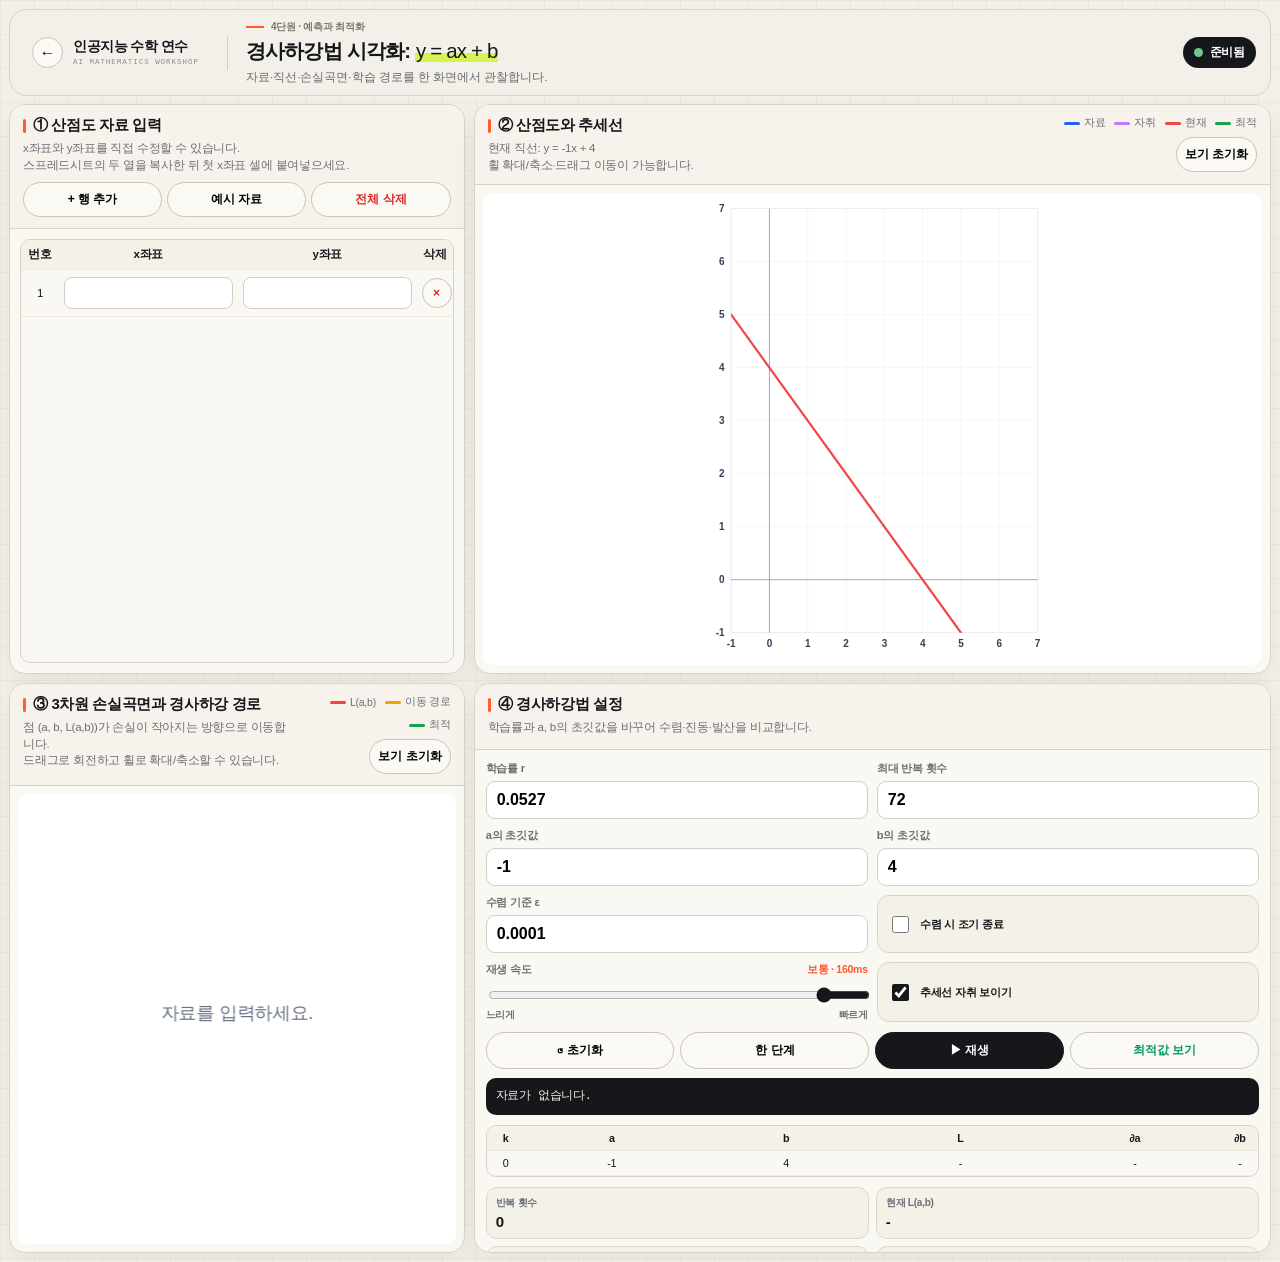
<file: gd-yaxb/index.html>
<!DOCTYPE html>
<html lang="ko">
<head>
  <meta charset="UTF-8" />
  <meta name="viewport" content="width=device-width, initial-scale=1.0" />
  <title>경사하강법 시각화 — y = ax + b</title>
  <style>
    :root{
      --bg:#f2f0e9;
      --panel:#fbf9f3;
      --line:#d8d2c7;
      --text:#15171a;
      --muted:#6b6f74;
      --accent:#15171a;
      --accent-soft:#e9f5b5;
      --danger:#dc2626;
      --ok:#059669;
      --warn:#f59e0b;
      --shadow:0 10px 28px rgba(21,23,26,.055);
      --radius:16px;
    }
    *{box-sizing:border-box}
    html,body{width:100%;height:100%}
    body{
      margin:0;
      overflow:hidden;
      font-family:Inter, Pretendard, "Noto Sans KR", Arial, sans-serif;
      color:var(--text);
      background:var(--bg);
    }
    button,input{font:inherit}
    .app{
      width:auto;
      height:100vh;
      padding:9px;
      display:flex;
      flex-direction:column;
      gap:8px;
    }
    .topbar{
      min-height:48px;
      display:flex;
      gap:14px;
      justify-content:space-between;
      align-items:center;
      padding:0 4px;
    }
    .title-row{display:flex;align-items:baseline;gap:12px;min-width:0}
    h1{font-size:clamp(18px,1.35vw,25px);margin:0;white-space:nowrap}
    .subtitle{margin:0;color:var(--muted);font-size:12px;line-height:1.45;overflow:hidden;text-overflow:ellipsis;white-space:nowrap}
    .badge{display:inline-flex;align-items:center;gap:7px;background:var(--panel);border:1px solid var(--line);border-radius:999px;padding:7px 11px;box-shadow:var(--shadow);white-space:nowrap;font-size:12px;font-weight:750}
    .dot{width:9px;height:9px;border-radius:50%;background:var(--ok)}
    .back-link{display:inline-flex;align-items:center;flex:0 0 auto;color:var(--accent);font-size:13px;font-weight:850;text-decoration:none;white-space:nowrap}
    .back-link:hover{text-decoration:underline}
    .workspace{
      flex:1;
      min-height:0;
      display:grid;
      grid-template-columns:minmax(260px,.75fr) minmax(430px,1.25fr) minmax(430px,1.25fr) minmax(370px,1.08fr);
      gap:9px;
    }
    .panel{min-width:0;min-height:0;display:flex;flex-direction:column;background:var(--panel);border:1px solid var(--line);border-radius:var(--radius);box-shadow:var(--shadow);overflow:hidden}
    .panel-head{flex:0 0 auto;min-height:66px;padding:11px 13px;border-bottom:1px solid var(--line);display:flex;justify-content:space-between;align-items:flex-start;gap:9px}
    .panel-title{font-weight:850;font-size:15px;line-height:1.25}
    .panel-desc{color:var(--muted);font-size:11.5px;margin-top:5px;line-height:1.45}
    .panel-body{flex:1;min-height:0;padding:10px}
    .chart-panel .panel-body{display:flex;padding:8px}
    .chart-wrap{width:100%;height:100%;min-height:0;position:relative}
    svg{width:100%;height:100%;display:block;background:#fff;border-radius:10px;overflow:hidden;user-select:none;-webkit-user-select:none;touch-action:none}
    svg.chart-interactive{cursor:grab}
    svg.chart-interactive.dragging{cursor:grabbing}
    canvas{width:100%;height:100%;display:block;background:#fff;border-radius:10px;user-select:none;touch-action:none;cursor:grab}
    canvas.dragging{cursor:grabbing}
    .chart-head-actions{display:flex;flex-direction:column;align-items:flex-end;gap:7px;min-width:0}
    .view-reset{padding:5px 8px;font-size:10.5px;border-radius:8px}
    .legend{display:flex;justify-content:flex-end;align-items:center;gap:9px;flex-wrap:wrap;font-size:10.5px;color:var(--muted)}
    .legend-item{display:flex;align-items:center;gap:4px;white-space:nowrap}
    .swatch{width:16px;height:3px;border-radius:3px;background:#111827}
    .swatch.blue{background:#2563eb}.swatch.red{background:#ef4444}.swatch.trace{background:#a855f7;opacity:.75}.swatch.green{background:#16a34a}.swatch.yellow{background:#f59e0b}
    .data-panel .panel-head{display:block}
    .data-panel .panel-body{display:flex;flex-direction:column;min-height:0;gap:8px}
    .toolbar{display:grid;grid-template-columns:repeat(3,minmax(0,1fr));gap:5px;margin-top:9px}
    .btn{border:1px solid var(--line);background:white;padding:8px 8px;border-radius:9px;cursor:pointer;font-weight:750;font-size:12px;transition:.15s ease;white-space:nowrap}
    .btn:hover{transform:translateY(-1px);border-color:#aeb7c4}
    .btn.primary{background:var(--accent);color:white;border-color:var(--accent)}
    .btn.danger{color:var(--danger)}
    .btn.ok{color:var(--ok)}
    .icon-btn{width:30px;height:30px;padding:0;border-radius:8px}
    .table-wrap{flex:1;min-height:0;overflow:auto;border:1px solid var(--line);border-radius:10px}
    table{width:100%;border-collapse:collapse;table-layout:fixed}
    th,td{padding:7px 5px;border-bottom:1px solid #edf0f3;text-align:center;font-size:11.5px}
    th{position:sticky;top:0;background:#f8fafc;z-index:1;font-weight:800}
    th:first-child{width:38px} th:last-child{width:36px}
    td input{width:100%;min-width:0;padding:8px 7px;border:1px solid var(--line);border-radius:8px;text-align:right;background:white;font-size:12.5px}
    td input:focus,.control input:focus{outline:3px solid var(--accent-soft);border-color:var(--accent)}
    .history-wrap{max-height:190px;overflow:auto;border:1px solid var(--line);border-radius:10px;margin-top:10px}
    .history-wrap th,.history-wrap td{font-size:10.8px;padding:6px 4px}
    .settings-panel .panel-body{overflow:auto;padding:11px}
    .controls{display:grid;grid-template-columns:repeat(2,minmax(0,1fr));gap:9px}
    .control{display:flex;flex-direction:column;gap:5px}
    .control label{font-size:11.2px;color:var(--muted);font-weight:800}
    .control input{width:100%;padding:9px 10px;border:1px solid var(--line);border-radius:9px;font-weight:700}
    .speed-control label{display:flex;justify-content:space-between;align-items:center;gap:8px}
    .speed-value{color:var(--accent);font-size:10.5px;font-weight:850;font-variant-numeric:tabular-nums;white-space:nowrap}
    .control input[type="range"]{padding:0;height:22px;border:0;border-radius:0;accent-color:var(--accent);cursor:pointer;direction:rtl;background:transparent}
    .speed-scale{display:flex;justify-content:space-between;color:var(--muted);font-size:9.5px;font-weight:750;margin-top:-4px}
    .checkbox-control{justify-content:center;min-height:58px;padding:8px 10px;border:1px solid var(--line);border-radius:9px;background:#f8fafc}
    .checkbox-control label{display:flex;align-items:center;gap:8px;color:var(--text);cursor:pointer;font-size:11px}
    .checkbox-control input{width:17px;height:17px;padding:0;accent-color:var(--accent);cursor:pointer}
    .control input:disabled{background:#eef2f6;color:#98a2b3;cursor:not-allowed}
    .actions{display:grid;grid-template-columns:repeat(4,minmax(0,1fr));gap:6px;margin-top:10px}
    .actions .btn{padding:9px 5px}
    .metrics{display:grid;grid-template-columns:repeat(2,minmax(0,1fr));gap:7px;margin-top:10px}
    .metric{background:#f8fafc;border:1px solid #e7ebf0;border-radius:10px;padding:8px 9px;min-width:0}
    .metric .label{color:var(--muted);font-size:10px;font-weight:800;margin-bottom:3px}
    .metric .value{font-size:15px;font-weight:850;font-variant-numeric:tabular-nums;overflow:hidden;text-overflow:ellipsis;white-space:nowrap}
    .formula{margin-top:9px;background:#0f172a;color:#e2e8f0;border-radius:10px;padding:9px 10px;line-height:1.6;font-size:11.8px;font-family:ui-monospace,SFMono-Regular,Consolas,monospace;overflow:auto}
    .status{margin-top:8px;min-height:19px;font-size:11.5px;line-height:1.45;font-weight:750;color:var(--muted)}
    .status.error{color:var(--danger)}.status.ok{color:var(--ok)}
    .note{margin-top:7px;padding:8px 9px;border-radius:9px;background:#fff7ed;border:1px solid #fed7aa;color:#9a3412;font-size:10.5px;line-height:1.5}
    @media (max-width:1500px){
      body{overflow:auto}.app{height:auto;min-height:100vh}
      .workspace{grid-template-columns:minmax(280px,.8fr) minmax(520px,1.4fr);grid-auto-rows:minmax(570px,calc(50vh - 10px))}
      .settings-panel,.surface-panel{grid-column:auto}.subtitle{white-space:normal}
    }
    @media (max-width:880px){.workspace{grid-template-columns:1fr;grid-auto-rows:minmax(540px,auto)}.topbar{align-items:flex-start}.title-row{display:block}.subtitle{margin-top:4px}.badge{display:none}}
    @media (max-width:560px){.app{padding:6px}.controls{grid-template-columns:1fr}.actions{grid-template-columns:repeat(2,1fr)}.panel-head{min-height:auto}}
  
/* ===== 홈페이지 톤: 공통 상단바 (인공지능 수학 연수) ===== */
.hb-top{box-sizing:border-box;min-height:72px;display:flex;gap:14px;justify-content:space-between;align-items:center;padding:10px 14px;background:rgba(242,240,233,.9);border:1px solid #d8d2c7;border-radius:18px;backdrop-filter:blur(14px);font-family:Pretendard,"Apple SD Gothic Neo","Noto Sans KR","Malgun Gothic",-apple-system,BlinkMacSystemFont,sans-serif;color:#15171a;text-align:left;letter-spacing:-.015em}
.hb-brand{display:flex;align-items:center;gap:18px;min-width:0}
.hb-home{display:flex;align-items:center;gap:10px;flex:none;color:#15171a;text-decoration:none;padding:7px 10px 7px 8px;border-radius:12px;transition:background .18s ease}
.hb-home:hover{background:#e7e3d9;text-decoration:none}
.hb-arrow{width:31px;height:31px;border:1px solid #c9c4b8;border-radius:50%;display:grid;place-items:center;font-size:16px;line-height:1;background:#fbf9f3}
.hb-copy{display:block;line-height:1.15}
.hb-copy strong{display:block;font-size:14px;font-weight:800;letter-spacing:-.035em}
.hb-copy small{display:block;margin-top:4px;color:#8a8d90;font-family:ui-monospace,SFMono-Regular,Consolas,monospace;font-size:7.5px;letter-spacing:.13em;white-space:nowrap}
.hb-div{width:1px;height:34px;background:#d3cec3;flex:none}
.hb-title{display:block;min-width:0}
.hb-eyebrow{display:flex;align-items:center;gap:7px;margin-bottom:4px;color:#7b7770;font-size:10px;font-weight:750;white-space:nowrap}
.hb-eyebrow span{display:block;width:18px;height:2px;background:#ff5a30}
.hb-top h1.hb-h1{font-family:inherit;font-size:clamp(18px,1.6vw,24px);margin:0;padding:0;font-weight:800;letter-spacing:-.04em;line-height:1.3;color:#15171a;text-align:left;white-space:normal}
.hb-top h1.hb-h1 em{font-style:normal;font-weight:500;background:linear-gradient(transparent 60%,#d9f24f 0);padding:0 .04em}
.hb-top p.hb-sub{margin:4px 0 0;color:#666b6f;font-size:11.5px;line-height:1.45;font-family:inherit;font-style:normal;letter-spacing:0;white-space:normal}
@media (max-width:820px){.hb-div,.hb-copy{display:none}.hb-home{padding-left:2px}.hb-eyebrow{white-space:normal}.hb-top{align-items:flex-start}}
@media (max-width:520px){.hb-top{border-radius:14px;padding:9px 10px}.hb-top h1.hb-h1{font-size:20px;line-height:1.25}}

/* ===== 홈페이지 톤 (인공지능 수학 연수 공통 테마에 맞춤) ===== */
body{background:linear-gradient(rgba(21,23,26,.035) 1px,transparent 1px),linear-gradient(90deg,rgba(21,23,26,.035) 1px,transparent 1px),#f2f0e9;background-size:34px 34px;font-family:Pretendard,"Apple SD Gothic Neo","Noto Sans KR","Malgun Gothic",-apple-system,BlinkMacSystemFont,sans-serif;letter-spacing:-.015em;-webkit-font-smoothing:antialiased}
.panel{background:rgba(251,249,243,.96)}
.panel-head{background:rgba(247,244,236,.92)}
.panel-title{position:relative;padding-left:10px;font-weight:800;letter-spacing:-.025em}
.panel-title::before{content:"";position:absolute;left:0;top:.15em;bottom:.15em;width:3px;border-radius:3px;background:#ff5a30}
.btn{border-color:#c9c4b8;background:#fbf9f3;border-radius:999px;font-weight:700}
.btn:hover{border-color:#15171a;background:#f2efe6}
.btn.primary{background:#15171a;border-color:#15171a;color:#fff}
.btn.primary:hover{background:#2b2e31}
th{background:#f4f1e9}
th,td{border-bottom-color:#eee9df}
.metric{background:#f4f1e9;border-color:#ddd7cc;border-radius:11px}
.checkbox-control{background:#f4f1e9;border-radius:12px}
.control input,td input{background:#fff;border-color:#d3cec3}
.control input:disabled{background:#efebe2;color:#9a958a}
.formula{background:#15171a;color:#f6f2e9}
.speed-value{color:#ff5a30}
.hb-top .badge{background:#15171a;color:#fff;border:0;box-shadow:none}
</style>
</head>
<body>
<div class="app">
  <header class="hb-top">
  <div class="hb-brand">
    <a class="hb-home" href="../#tools" aria-label="연수 자료실로"><span class="hb-arrow">←</span><span class="hb-copy"><strong>인공지능 수학 연수</strong><small>AI MATHEMATICS WORKSHOP</small></span></a>
    <span class="hb-div" aria-hidden="true"></span>
    <div class="hb-title">
      <div class="hb-eyebrow"><span></span>4단원 · 예측과 최적화</div>
      <h1 class="hb-h1">경사하강법 시각화: <em>y = ax + b</em></h1>
      <p class="hb-sub">자료·직선·손실곡면·학습 경로를 한 화면에서 관찰합니다.</p>
    </div>
  </div>
  <div class="badge"><span class="dot" id="runDot"></span><span id="runLabel">준비됨</span></div>
</header>

  <section class="workspace">
    <article class="panel data-panel">
      <div class="panel-head">
        <div>
          <div class="panel-title">① 산점도 자료 입력</div>
          <div class="panel-desc">x좌표와 y좌표를 직접 수정할 수 있습니다.<br>스프레드시트의 두 열을 복사한 뒤 첫 x좌표 셀에 붙여넣으세요.</div>
        </div>
        <div class="toolbar">
          <button class="btn" id="addRowBtn">+ 행 추가</button>
          <button class="btn" id="sampleBtn">예시 자료</button>
          <button class="btn danger" id="clearBtn">전체 삭제</button>
        </div>
      </div>
      <div class="panel-body">
        <div class="table-wrap">
          <table>
            <thead><tr><th>번호</th><th>x좌표</th><th>y좌표</th><th>삭제</th></tr></thead>
            <tbody id="dataBody"></tbody>
          </table>
        </div>
      </div>
    </article>

    <article class="panel chart-panel scatter-panel">
      <div class="panel-head">
        <div>
          <div class="panel-title">② 산점도와 추세선</div>
          <div class="panel-desc"><span id="lineLabel">현재 직선: y = -1x + 4</span><br>휠 확대/축소·드래그 이동이 가능합니다.</div>
        </div>
        <div class="chart-head-actions">
          <div class="legend">
            <span class="legend-item"><span class="swatch blue"></span>자료</span>
            <span class="legend-item"><span class="swatch trace"></span>자취</span>
            <span class="legend-item"><span class="swatch red"></span>현재</span>
            <span class="legend-item"><span class="swatch green"></span>최적</span>
          </div>
          <button class="btn view-reset" id="scatterResetView">보기 초기화</button>
        </div>
      </div>
      <div class="panel-body">
        <div class="chart-wrap"><svg id="scatterSvg" class="chart-interactive" viewBox="0 0 650 850" aria-label="산점도와 추세선"></svg></div>
      </div>
    </article>

    <article class="panel chart-panel surface-panel">
      <div class="panel-head">
        <div>
          <div class="panel-title">③ 3차원 손실곡면과 경사하강 경로</div>
          <div class="panel-desc">점 (a, b, L(a,b))가 손실이 작아지는 방향으로 이동합니다.<br>드래그로 회전하고 휠로 확대/축소할 수 있습니다.</div>
        </div>
        <div class="chart-head-actions">
          <div class="legend">
            <span class="legend-item"><span class="swatch red"></span>L(a,b)</span>
            <span class="legend-item"><span class="swatch yellow"></span>이동 경로</span>
            <span class="legend-item"><span class="swatch green"></span>최적</span>
          </div>
          <button class="btn view-reset" id="surfaceResetView">보기 초기화</button>
        </div>
      </div>
      <div class="panel-body">
        <div class="chart-wrap"><canvas id="surfaceCanvas" aria-label="손실곡면과 경사하강 경로"></canvas></div>
      </div>
    </article>

    <article class="panel settings-panel">
      <div class="panel-head">
        <div>
          <div class="panel-title">④ 경사하강법 설정</div>
          <div class="panel-desc">학습률과 a, b의 초깃값을 바꾸어 수렴·진동·발산을 비교합니다.</div>
        </div>
      </div>
      <div class="panel-body">
        <div class="controls">
          <div class="control"><label for="learningRate">학습률 r</label><input id="learningRate" type="number" value="0.0527" min="0.000001" step="0.0001"></div>
          <div class="control"><label for="maxIter">최대 반복 횟수</label><input id="maxIter" type="number" value="72" min="1" max="500" step="1"></div>
          <div class="control"><label for="initialA">a의 초깃값</label><input id="initialA" type="number" value="-1" step="0.1"></div>
          <div class="control"><label for="initialB">b의 초깃값</label><input id="initialB" type="number" value="4" step="0.1"></div>
          <div class="control"><label for="epsilon">수렴 기준 ε</label><input id="epsilon" type="number" value="0.0001" min="0.000000000001" step="0.0001"></div>
          <div class="control checkbox-control"><label for="earlyStop"><input id="earlyStop" type="checkbox"> 수렴 시 조기 종료</label></div>
          <div class="control speed-control">
            <label for="speed"><span>재생 속도</span><span class="speed-value" id="speedValue">보통 · 160ms</span></label>
            <input id="speed" type="range" value="160" min="40" max="1200" step="10" aria-label="재생 속도 조절">
            <div class="speed-scale"><span>느리게</span><span>빠르게</span></div>
          </div>
          <div class="control checkbox-control"><label for="showTrace"><input id="showTrace" type="checkbox" checked> 추세선 자취 보이기</label></div>
        </div>

        <div class="actions">
          <button class="btn" id="resetBtn">↺ 초기화</button>
          <button class="btn" id="stepBtn">한 단계</button>
          <button class="btn primary" id="playBtn">▶ 재생</button>
          <button class="btn ok" id="optimumBtn">최적값 보기</button>
        </div>

        <div class="formula" id="formulaBox"></div>
        <div class="history-wrap">
          <table>
            <thead><tr><th>k</th><th>a</th><th>b</th><th>L</th><th>∂a</th><th>∂b</th></tr></thead>
            <tbody id="historyBody"></tbody>
          </table>
        </div>

        <div class="metrics">
          <div class="metric"><div class="label">반복 횟수</div><div class="value" id="iterValue">0</div></div>
          <div class="metric"><div class="label">현재 L(a,b)</div><div class="value" id="lossValue">-</div></div>
          <div class="metric"><div class="label">현재 a</div><div class="value" id="aValue">-</div></div>
          <div class="metric"><div class="label">현재 b</div><div class="value" id="bValue">-</div></div>
          <div class="metric"><div class="label">현재 ∂L/∂a</div><div class="value" id="gradAValue">-</div></div>
          <div class="metric"><div class="label">현재 ∂L/∂b</div><div class="value" id="gradBValue">-</div></div>
          <div class="metric"><div class="label">최적 a*</div><div class="value" id="optAValue">-</div></div>
          <div class="metric"><div class="label">최적 b*</div><div class="value" id="optBValue">-</div></div>
          <div class="metric"><div class="label">최소 손실</div><div class="value" id="minLossValue">-</div></div>
          <div class="metric"><div class="label">경사 크기</div><div class="value" id="gradNormValue">-</div></div>
        </div>
        <div class="status" id="statusBox"></div>
        <div class="note">손실함수는 <b>MSE = (1/n)Σ(yᵢ − (axᵢ + b))²</b>입니다.<br>업데이트는 <b>a ← a − r∂L/∂a</b>, <b>b ← b − r∂L/∂b</b>입니다.</div>
      </div>
    </article>
  </section>
</div>

<script>
(() => {
  const NS = "http://www.w3.org/2000/svg";
  const $ = (id) => document.getElementById(id);

  const sampleData = [
    {x:1,y:5},
    {x:2,y:4},
    {x:5,y:3},
    {x:6,y:1}
  ];

  const state = {
    data: [{x:NaN,y:NaN}],
    a: -1,
    b: 4,
    iteration: 0,
    history: [],
    timer: null,
    playing: false,
    showOptimum: false,
    view: null,
    baseView: null,
    drag: null,
    surface: {theta: -0.82, zoom: 1, dragging:false, lastX:0, lastY:0}
  };

  const els = {
    dataBody:$("dataBody"),
    historyBody:$("historyBody"),
    scatter:$("scatterSvg"),
    canvas:$("surfaceCanvas"),
    lr:$("learningRate"),
    maxIter:$("maxIter"),
    initialA:$("initialA"),
    initialB:$("initialB"),
    epsilon:$("epsilon"),
    earlyStop:$("earlyStop"),
    speed:$("speed"),
    speedValue:$("speedValue"),
    play:$("playBtn"),
    optimumBtn:$("optimumBtn"),
    showTrace:$("showTrace"),
    status:$("statusBox"),
    runDot:$("runDot"),
    runLabel:$("runLabel")
  };

  function finiteData(){
    return state.data.filter(p => Number.isFinite(p.x) && Number.isFinite(p.y));
  }

  function sums(){
    const d = finiteData();
    const n = d.length;
    let sx=0, sy=0, sx2=0, sxy=0, sy2=0;
    d.forEach(({x,y}) => { sx += x; sy += y; sx2 += x*x; sxy += x*y; sy2 += y*y; });
    return {n, sx, sy, sx2, sxy, sy2, mx:n?sx/n:0, my:n?sy/n:0, mx2:n?sx2/n:0, mxy:n?sxy/n:0, my2:n?sy2/n:0};
  }

  function coeffs(){
    const s = sums();
    if(!s.n) return {A:0,B:0,C:0,D:0,E:0,F:0,n:0};
    return {
      A: s.mx2,
      B: 2*s.mx,
      C: 1,
      D: -2*s.mxy,
      E: -2*s.my,
      F: s.my2,
      n: s.n
    };
  }

  function loss(a,b){
    const c = coeffs();
    if(!c.n) return NaN;
    return c.A*a*a + c.B*a*b + c.C*b*b + c.D*a + c.E*b + c.F;
  }

  function grad(a,b){
    const c = coeffs();
    if(!c.n) return {ga:NaN, gb:NaN};
    return {ga:2*c.A*a + c.B*b + c.D, gb:c.B*a + 2*c.C*b + c.E};
  }

  function optimum(){
    const s = sums();
    if(!s.n) return {a:NaN,b:NaN,loss:NaN,ok:false};
    const det = s.mx2 - s.mx*s.mx;
    if(Math.abs(det) < 1e-14){
      const b = s.my;
      return {a:0, b, loss:loss(0,b), ok:false};
    }
    const a = (s.mxy - s.mx*s.my) / det;
    const b = s.my - a*s.mx;
    return {a,b,loss:loss(a,b),ok:true};
  }

  function fmt(v,d=4){
    if(!Number.isFinite(v)) return "-";
    if(Math.abs(v)>=1e7 || (Math.abs(v)>0 && Math.abs(v)<1e-5)) return v.toExponential(3);
    return v.toFixed(d).replace(/\.?0+$/,"");
  }

  function niceStep(range, target=8){
    if(!Number.isFinite(range) || range<=0) return 1;
    const rough=range/target;
    const pow=Math.pow(10,Math.floor(Math.log10(rough)));
    const n=rough/pow;
    const nice=n<1.5?1:n<3?2:n<7?5:10;
    return nice*pow;
  }

  function parseSpreadsheetNumber(value){
    const cleaned=String(value ?? "").trim().replace(/[−–—]/g,"-").replace(/,/g,"");
    if(cleaned==="") return null;
    const number=Number(cleaned);
    return Number.isFinite(number)?number:null;
  }

  function currentDelay(){ return Math.min(1200,Math.max(40,Number(els.speed.value)||160)); }

  function convergenceSettings(){
    const epsilon = Number(els.epsilon.value);
    return {enabled:els.earlyStop.checked, epsilon:Number.isFinite(epsilon)&&epsilon>0?epsilon:0.0001};
  }

  function getInitial(){
    const a=Number(els.initialA.value);
    const b=Number(els.initialB.value);
    return {a:Number.isFinite(a)?a:0, b:Number.isFinite(b)?b:0};
  }

  function simulateTrajectory(){
    const d=finiteData();
    const points=[];
    if(!d.length) return points;
    const {a:ia,b:ib}=getInitial();
    let a=ia, b=ib;
    const eta=Number(els.lr.value);
    const maxIter=Math.min(500,Math.max(1,Number(els.maxIter.value)||1));
    const conv=convergenceSettings();
    points.push({a,b,L:loss(a,b),ga:grad(a,b).ga,gb:grad(a,b).gb});
    if(!Number.isFinite(eta)||eta<=0) return points;
    for(let i=0;i<maxIter;i++){
      const g=grad(a,b);
      const norm=Math.hypot(g.ga,g.gb);
      if(conv.enabled && norm<=conv.epsilon) break;
      const na=a-eta*g.ga;
      const nb=b-eta*g.gb;
      const L=loss(na,nb);
      if(!Number.isFinite(na)||!Number.isFinite(nb)||!Number.isFinite(L)) break;
      points.push({a:na,b:nb,L,ga:grad(na,nb).ga,gb:grad(na,nb).gb});
      a=na; b=nb;
      if(Math.abs(a)>1e6||Math.abs(b)>1e6||Math.abs(L)>1e15) break;
    }
    return points;
  }

  function cloneView(view){
    return {
      scatterX:[...view.scatterX],
      scatterY:[...view.scatterY],
      surfA:[...view.surfA],
      surfB:[...view.surfB],
      surfL:[...view.surfL]
    };
  }

  function rangeFrom(values, includeZero=false, minSpan=1, padRatio=.12){
    const arr=values.filter(Number.isFinite);
    if(includeZero) arr.push(0);
    if(!arr.length) return [-1,1];
    let min=Math.min(...arr), max=Math.max(...arr);
    if(min===max){min-=minSpan/2;max+=minSpan/2;}
    let span=Math.max(max-min,minSpan);
    const pad=Math.max(span*padRatio,minSpan*.06);
    return [min-pad,max+pad];
  }

  function computeLockedRanges(){
    const d=finiteData();
    if(!d.length){
      const computed={scatterX:[-1,7],scatterY:[-1,7],surfA:[-2,2],surfB:[0,8],surfL:[0,10]};
      state.baseView=cloneView(computed); state.view=cloneView(computed); return;
    }
    const opt=optimum();
    const traj=simulateTrajectory();
    const init=getInitial();
    const xVals=d.map(p=>p.x);
    const yVals=d.map(p=>p.y);
    const scatterX=rangeFrom(xVals, false, 2, .12);

    // 산점도 y축은 자료와 현재까지 실제로 표시된 직선들을 기준으로 잡습니다.
    // 큰 학습률 때문에 앞으로의 가상 경로가 발산하더라도 y축 배율이 망가지지 않도록,
    // 아직 그리지 않은 미래 경로는 산점도 축 범위 계산에서 제외합니다.
    const baseScatterY=rangeFrom(yVals, true, 4, .12);
    const yCenter=(baseScatterY[0]+baseScatterY[1])/2;
    const ySpan=Math.max(baseScatterY[1]-baseScatterY[0],4);
    const yLimit=Math.max(ySpan*3,12);
    const lineY=[];
    const scatterCandidates=[];
    scatterCandidates.push({a:state.a,b:state.b}, init);
    state.history.forEach(p=>{if(Number.isFinite(p.a)&&Number.isFinite(p.b)) scatterCandidates.push(p);});
    if(Number.isFinite(opt.a)&&Number.isFinite(opt.b)) scatterCandidates.push({a:opt.a,b:opt.b});
    scatterCandidates.forEach(p=>{
      const y1=p.a*scatterX[0]+p.b;
      const y2=p.a*scatterX[1]+p.b;
      if(Math.abs(y1-yCenter)<=yLimit && Math.abs(y2-yCenter)<=yLimit){
        lineY.push(y1,y2);
      }
    });
    const scatterY=rangeFrom([...yVals,...lineY], true, 4, .12);

    // 3차원 손실곡면도 발산한 미래 경로가 전체 배율을 지나치게 키우지 않도록
    // 초깃값과 최적값 주변의 의미 있는 경로만 축 범위 계산에 사용합니다.
    const candidates=[];
    const aWindow=Number.isFinite(opt.a)?Math.max(Math.abs(init.a-opt.a)*4,2.4):4;
    const bWindow=Number.isFinite(opt.b)?Math.max(Math.abs(init.b-opt.b)*4,2.4):4;
    traj.forEach(p=>{
      if(!Number.isFinite(p.a)||!Number.isFinite(p.b)||!Number.isFinite(p.L)) return;
      if(Number.isFinite(opt.a)&&Number.isFinite(opt.b)){
        if(Math.abs(p.a-opt.a)>aWindow || Math.abs(p.b-opt.b)>bWindow) return;
      }
      candidates.push(p);
    });
    candidates.push(init,{a:state.a,b:state.b,L:loss(state.a,state.b)});
    if(Number.isFinite(opt.a)&&Number.isFinite(opt.b)) candidates.push({a:opt.a,b:opt.b,L:opt.loss});

    let aVals=candidates.map(p=>p.a).filter(Number.isFinite);
    let bVals=candidates.map(p=>p.b).filter(Number.isFinite);
    if(!aVals.length) aVals=[-1,1];
    if(!bVals.length) bVals=[0,6];
    let surfA=rangeFrom(aVals, false, .8, .22);
    let surfB=rangeFrom(bVals, false, .8, .22);
    // 극단적인 발산값이 화면 범위를 망치지 않도록 최적점 주변을 기준으로 한 번 더 제한합니다.
    if(Number.isFinite(opt.a) && Number.isFinite(opt.b)){
      const aSpan=Math.max(Math.abs(init.a-opt.a)*2.8, 1.6);
      const bSpan=Math.max(Math.abs(init.b-opt.b)*2.8, 1.6);
      surfA=[Math.min(surfA[0], opt.a-aSpan*.55), Math.max(surfA[1], opt.a+aSpan*.55)];
      surfB=[Math.min(surfB[0], opt.b-bSpan*.55), Math.max(surfB[1], opt.b+bSpan*.55)];
    }
    const losses=[];
    const N=28;
    for(let i=0;i<=N;i++){
      const a=surfA[0]+(surfA[1]-surfA[0])*i/N;
      for(let j=0;j<=N;j++){
        const b=surfB[0]+(surfB[1]-surfB[0])*j/N;
        losses.push(loss(a,b));
      }
    }
    candidates.forEach(p=>{if(Number.isFinite(p.L)) losses.push(p.L);});
    if(Number.isFinite(opt.loss)) losses.push(opt.loss);
    let minL=Math.min(...losses.filter(Number.isFinite));
    let maxL=Math.max(...losses.filter(Number.isFinite));
    if(!Number.isFinite(minL)||!Number.isFinite(maxL)||minL===maxL){minL=0;maxL=1;}
    const lSpan=maxL-minL;
    const surfL=[Math.max(0,minL-lSpan*.05), maxL+lSpan*.08];
    const computed={scatterX,scatterY,surfA,surfB,surfL};
    state.baseView=cloneView(computed); state.view=cloneView(computed);
  }

  function sEl(tag,attrs={},text=""){
    const el=document.createElementNS(NS,tag);
    Object.entries(attrs).forEach(([k,v])=>el.setAttribute(k,v));
    if(text) el.textContent=text;
    return el;
  }
  function clearSvg(svg){while(svg.firstChild) svg.removeChild(svg.firstChild);}

  const CHART_MARGIN={l:70,r:28,t:28,b:58};
  function drawAxes(svg,xRange,yRange,margin=CHART_MARGIN){
    const vb=svg.viewBox.baseVal;
    const W=vb.width,H=vb.height;
    const pw=W-margin.l-margin.r, ph=H-margin.t-margin.b;
    const sx=x=>margin.l+(x-xRange[0])/(xRange[1]-xRange[0])*pw;
    const sy=y=>margin.t+(yRange[1]-y)/(yRange[1]-yRange[0])*ph;
    const clipId=`clip-${svg.id}`;
    const defs=sEl("defs");
    const clip=sEl("clipPath",{id:clipId});
    clip.appendChild(sEl("rect",{x:margin.l,y:margin.t,width:pw,height:ph}));
    defs.appendChild(clip); svg.appendChild(defs);
    svg.appendChild(sEl("rect",{x:margin.l,y:margin.t,width:pw,height:ph,fill:"#fff",stroke:"#d9dee5"}));
    const xStep=niceStep(xRange[1]-xRange[0],8);
    const yStep=niceStep(yRange[1]-yRange[0],8);
    const tickSize=18;
    for(let x=Math.ceil(xRange[0]/xStep)*xStep; x<=xRange[1]+1e-10; x+=xStep){
      const X=sx(x);
      svg.appendChild(sEl("line",{x1:X,y1:margin.t,x2:X,y2:H-margin.b,stroke:"#edf0f3","stroke-width":1}));
      svg.appendChild(sEl("text",{x:X,y:H-margin.b+25,"text-anchor":"middle",fill:"#334155","font-size":tickSize,"font-weight":700},fmt(x,2)));
    }
    for(let y=Math.ceil(yRange[0]/yStep)*yStep; y<=yRange[1]+1e-10; y+=yStep){
      const Y=sy(y);
      svg.appendChild(sEl("line",{x1:margin.l,y1:Y,x2:W-margin.r,y2:Y,stroke:"#edf0f3","stroke-width":1}));
      svg.appendChild(sEl("text",{x:margin.l-12,y:Y+6,"text-anchor":"end",fill:"#334155","font-size":tickSize,"font-weight":700},fmt(y,2)));
    }
    if(xRange[0]<=0 && 0<=xRange[1]) svg.appendChild(sEl("line",{x1:sx(0),y1:margin.t,x2:sx(0),y2:H-margin.b,stroke:"#94a3b8","stroke-width":1.6}));
    if(yRange[0]<=0 && 0<=yRange[1]) svg.appendChild(sEl("line",{x1:margin.l,y1:sy(0),x2:W-margin.r,y2:sy(0),stroke:"#94a3b8","stroke-width":1.6}));
    return {sx,sy,W,H,margin,pw,ph,clipId};
  }

  function lineEquationText(a,b){
    const bText = b>=0 ? ` + ${fmt(b,3)}` : ` − ${fmt(Math.abs(b),3)}`;
    return `현재 직선: y = ${fmt(a,3)}x${bText}`;
  }

  function drawScatter(){
    const svg=els.scatter;
    clearSvg(svg);
    const d=finiteData();
    if(!state.view) computeLockedRanges();
    const xr=state.view.scatterX, yr=state.view.scatterY;
    const {sx,sy,clipId}=drawAxes(svg,xr,yr);
    const plot=sEl("g",{"clip-path":`url(#${clipId})`});
    svg.appendChild(plot);
    const drawLine=(a,b,color,width,dash="",opacity=.95)=>{
      const y1=a*xr[0]+b, y2=a*xr[1]+b;
      plot.appendChild(sEl("line",{x1:sx(xr[0]),y1:sy(y1),x2:sx(xr[1]),y2:sy(y2),stroke:color,"stroke-width":width,"stroke-dasharray":dash,"stroke-linecap":"round",opacity}));
    };

    if(els.showTrace.checked){
      state.history.slice(0,-1).forEach(h=>drawLine(h.a,h.b,"#a855f7",1.65,"",.34));
    }
    if(state.showOptimum){
      const opt=optimum();
      if(Number.isFinite(opt.a)&&Number.isFinite(opt.b)){
        drawLine(opt.a,opt.b,"#16a34a",3,"10 7",.95);
        const labelX=xr[0]+(xr[1]-xr[0])*.58;
        const labelY=opt.a*labelX+opt.b;
        svg.appendChild(sEl("text",{x:sx(labelX)+6,y:sy(labelY)-10,fill:"#15803d","font-size":15,"font-weight":850},`최적 y = ${fmt(opt.a,3)}x ${opt.b>=0?"+":"−"} ${fmt(Math.abs(opt.b),3)}`));
      }
    }
    drawLine(state.a,state.b,"#ef4444",4,"",.98);

    d.forEach((p,i)=>{
      plot.appendChild(sEl("circle",{cx:sx(p.x),cy:sy(p.y),r:8.5,fill:"#2563eb",stroke:"#fff","stroke-width":2.4}));
      svg.appendChild(sEl("text",{x:sx(p.x)+11,y:sy(p.y)-11,fill:"#334155","font-size":14,"font-weight":700},`(${fmt(p.x,2)}, ${fmt(p.y,2)})`));
    });
    $("lineLabel").textContent=lineEquationText(state.a,state.b);
  }

  function resizeCanvas(){
    const canvas=els.canvas;
    const rect=canvas.getBoundingClientRect();
    const dpr=window.devicePixelRatio || 1;
    const w=Math.max(320,Math.floor(rect.width*dpr));
    const h=Math.max(320,Math.floor(rect.height*dpr));
    if(canvas.width!==w||canvas.height!==h){canvas.width=w;canvas.height=h;}
  }

  function drawSurface(){
    const canvas=els.canvas;
    resizeCanvas();
    const ctx=canvas.getContext("2d");
    const W=canvas.width, H=canvas.height;
    ctx.clearRect(0,0,W,H);
    ctx.fillStyle="#fff"; ctx.fillRect(0,0,W,H);
    const d=finiteData();
    if(!d.length){
      ctx.fillStyle="#667085"; ctx.font=`${Math.floor(18*(window.devicePixelRatio||1))}px sans-serif`; ctx.textAlign="center";
      ctx.fillText("자료를 입력하세요.",W/2,H/2); return;
    }
    if(!state.view) computeLockedRanges();
    const ar=state.view.surfA, br=state.view.surfB, lr=state.view.surfL;
    const aMid=(ar[0]+ar[1])/2, bMid=(br[0]+br[1])/2;
    const aSpan=ar[1]-ar[0], bSpan=br[1]-br[0], lSpan=Math.max(lr[1]-lr[0],1e-9);
    const theta=state.surface.theta;
    const ct=Math.cos(theta), st=Math.sin(theta);
    const scale=Math.min(W,H)*0.29*state.surface.zoom;
    const cx=W*0.53, cy=H*0.68;
    const dpr=window.devicePixelRatio||1;
    function project(a,b,L){
      const u=(a-aMid)/(aSpan/2);
      const v=(b-bMid)/(bSpan/2);
      const z=(L-lr[0])/lSpan*1.65;
      const xRot=u*ct - v*st;
      const yRot=u*st + v*ct;
      return {x:cx + scale*xRot*1.05, y:cy + scale*yRot*0.44 - scale*z*.72, depth:yRot};
    }
    function pathLine(points, stroke, width, alpha=1){
      ctx.save(); ctx.globalAlpha=alpha; ctx.strokeStyle=stroke; ctx.lineWidth=width*dpr; ctx.lineJoin="round"; ctx.lineCap="round"; ctx.beginPath();
      points.forEach((p,i)=>{ if(i) ctx.lineTo(p.x,p.y); else ctx.moveTo(p.x,p.y); });
      ctx.stroke(); ctx.restore();
    }

    // 바닥판
    const floor=[project(ar[0],br[0],lr[0]),project(ar[1],br[0],lr[0]),project(ar[1],br[1],lr[0]),project(ar[0],br[1],lr[0])];
    ctx.fillStyle="rgba(148,163,184,.15)"; ctx.beginPath(); floor.forEach((p,i)=>i?ctx.lineTo(p.x,p.y):ctx.moveTo(p.x,p.y)); ctx.closePath(); ctx.fill();

    const N=30;
    ctx.strokeStyle="rgba(239,68,68,.56)"; ctx.lineWidth=1.35*dpr;
    for(let i=0;i<=N;i++){
      const a=ar[0]+aSpan*i/N;
      const pts=[];
      for(let j=0;j<=N;j++){const b=br[0]+bSpan*j/N; pts.push(project(a,b,loss(a,b)));}
      pathLine(pts,"rgba(239,68,68,.52)",1.2,.95);
    }
    for(let j=0;j<=N;j++){
      const b=br[0]+bSpan*j/N;
      const pts=[];
      for(let i=0;i<=N;i++){const a=ar[0]+aSpan*i/N; pts.push(project(a,b,loss(a,b)));}
      pathLine(pts,"rgba(168,85,247,.45)",1.05,.9);
    }

    // 축
    const axisA=[project(ar[0],br[0],lr[0]),project(ar[1],br[0],lr[0])];
    const axisB=[project(ar[0],br[0],lr[0]),project(ar[0],br[1],lr[0])];
    const axisL=[project(ar[0],br[0],lr[0]),project(ar[0],br[0],lr[1])];
    pathLine(axisA,"rgba(220,38,38,.8)",2.2); pathLine(axisB,"rgba(22,163,74,.8)",2.2); pathLine(axisL,"rgba(37,99,235,.8)",2.2);
    ctx.font=`${Math.floor(13*dpr)}px sans-serif`; ctx.fontWeight="700"; ctx.fillStyle="#dc2626"; ctx.fillText("a",axisA[1].x+5*dpr,axisA[1].y);
    ctx.fillStyle="#16a34a"; ctx.fillText("b",axisB[1].x+5*dpr,axisB[1].y);
    ctx.fillStyle="#2563eb"; ctx.fillText("L",axisL[1].x+5*dpr,axisL[1].y);

    const histPts=state.history.filter(p=>Number.isFinite(p.a)&&Number.isFinite(p.b)&&Number.isFinite(p.L)).map(p=>project(p.a,p.b,p.L));
    if(histPts.length>1) pathLine(histPts,"rgba(245,158,11,.95)",3.4);
    state.history.forEach((p,i)=>{
      if(!Number.isFinite(p.a)||!Number.isFinite(p.b)||!Number.isFinite(p.L)) return;
      const q=project(p.a,p.b,p.L);
      const current=i===state.history.length-1;
      ctx.beginPath(); ctx.arc(q.x,q.y,(current?7:4.5)*dpr,0,Math.PI*2);
      ctx.fillStyle=current?"#f59e0b":"#fbbf24"; ctx.fill(); ctx.lineWidth=1.5*dpr; ctx.strokeStyle="#fff"; ctx.stroke();
    });
    if(state.showOptimum){
      const opt=optimum();
      if(Number.isFinite(opt.a)&&Number.isFinite(opt.b)&&Number.isFinite(opt.loss)){
        const q=project(opt.a,opt.b,opt.loss);
        ctx.beginPath(); ctx.arc(q.x,q.y,7*dpr,0,Math.PI*2); ctx.fillStyle="#16a34a"; ctx.fill(); ctx.lineWidth=2*dpr; ctx.strokeStyle="#fff"; ctx.stroke();
        ctx.fillStyle="#15803d"; ctx.font=`bold ${Math.floor(13*dpr)}px sans-serif`; ctx.fillText(`최적 (${fmt(opt.a,2)}, ${fmt(opt.b,2)}, ${fmt(opt.loss,2)})`,q.x+8*dpr,q.y-8*dpr);
      }
    }
    const current=state.history[state.history.length-1];
    if(current){
      const q=project(current.a,current.b,current.L);
      ctx.fillStyle="#b45309"; ctx.font=`bold ${Math.floor(13*dpr)}px sans-serif`; ctx.fillText(`현재 (${fmt(current.a,2)}, ${fmt(current.b,2)}, ${fmt(current.L,2)})`,q.x+8*dpr,q.y+18*dpr);
    }
  }

  function handleSpreadsheetPaste(event){
    const text=event.clipboardData?.getData("text/plain") ?? "";
    if(!/[\t\r\n]/.test(text)) return;
    const startRow=Number(event.currentTarget.dataset.i);
    const startColumn=event.currentTarget.dataset.key==="y"?1:0;
    const rawRows=text.replace(/\r/g,"").split("\n");
    const rows=rawRows.map(row=>row.split("\t")).filter(cells=>cells.some(cell=>parseSpreadsheetNumber(cell)!==null));
    if(!rows.length) return;
    event.preventDefault();
    let writtenRows=0;
    rows.forEach((cells)=>{
      const targetRow=startRow+writtenRows;
      while(state.data.length<=targetRow) state.data.push({x:NaN,y:NaN});
      let wrote=false;
      cells.forEach((cell,columnOffset)=>{
        const targetColumn=startColumn+columnOffset;
        if(targetColumn>1) return;
        const value=parseSpreadsheetNumber(cell);
        if(value===null) return;
        state.data[targetRow][targetColumn===0?"x":"y"]=value;
        wrote=true;
      });
      if(wrote) writtenRows++;
    });
    renderTable(); resetSimulation(false); setStatus(`스프레드시트에서 ${writtenRows}개 행을 붙여넣었습니다.`, "ok");
  }

  function renderTable(){
    els.dataBody.innerHTML="";
    state.data.forEach((p,i)=>{
      const tr=document.createElement("tr");
      const xValue=Number.isFinite(p.x)?p.x:"";
      const yValue=Number.isFinite(p.y)?p.y:"";
      tr.innerHTML=`<td>${i+1}</td><td><input type="number" step="any" value="${xValue}" data-i="${i}" data-key="x" aria-label="${i+1}행 x좌표"></td><td><input type="number" step="any" value="${yValue}" data-i="${i}" data-key="y" aria-label="${i+1}행 y좌표"></td><td><button class="btn icon-btn danger" data-delete="${i}" aria-label="${i+1}행 삭제">×</button></td>`;
      els.dataBody.appendChild(tr);
    });
    els.dataBody.querySelectorAll("input").forEach(input=>{
      input.addEventListener("input",e=>{
        const i=Number(e.target.dataset.i), key=e.target.dataset.key;
        const raw=e.target.value.trim();
        state.data[i][key]=raw===""?NaN:Number(raw);
        resetSimulation(false);
      });
      input.addEventListener("paste",handleSpreadsheetPaste);
    });
    els.dataBody.querySelectorAll("[data-delete]").forEach(btn=>{
      btn.addEventListener("click",()=>{
        state.data.splice(Number(btn.dataset.delete),1);
        if(!state.data.length) state.data.push({x:NaN,y:NaN});
        renderTable(); resetSimulation(false);
      });
    });
  }

  function renderHistory(){
    const rows=state.history.slice(-16);
    const start=state.history.length-rows.length;
    els.historyBody.innerHTML="";
    rows.forEach((p,i)=>{
      const g=grad(p.a,p.b);
      const tr=document.createElement("tr");
      tr.innerHTML=`<td>${start+i}</td><td>${fmt(p.a,3)}</td><td>${fmt(p.b,3)}</td><td>${fmt(p.L,3)}</td><td>${fmt(g.ga,3)}</td><td>${fmt(g.gb,3)}</td>`;
      els.historyBody.appendChild(tr);
    });
  }

  function updateFormula(){
    const c=coeffs();
    if(!c.n){$("formulaBox").textContent="자료가 없습니다.";return;}
    const sign=v=>v>=0?"+":"−";
    $("formulaBox").innerHTML =
      `L(a,b) = ${fmt(c.A,4)}a² ${sign(c.B)} ${fmt(Math.abs(c.B),4)}ab + b² ${sign(c.D)} ${fmt(Math.abs(c.D),4)}a ${sign(c.E)} ${fmt(Math.abs(c.E),4)}b ${sign(c.F)} ${fmt(Math.abs(c.F),4)}<br>`+
      `∂L/∂a = ${fmt(2*c.A,4)}a ${sign(c.B)} ${fmt(Math.abs(c.B),4)}b ${sign(c.D)} ${fmt(Math.abs(c.D),4)}<br>`+
      `∂L/∂b = ${fmt(c.B,4)}a + 2b ${sign(c.E)} ${fmt(Math.abs(c.E),4)}<br>`+
      `aₖ₊₁ = aₖ − r∂L/∂a,  bₖ₊₁ = bₖ − r∂L/∂b`;
  }

  function updateMetrics(){
    const L=loss(state.a,state.b); const g=grad(state.a,state.b); const opt=optimum();
    $("iterValue").textContent=state.iteration;
    $("lossValue").textContent=fmt(L,6);
    $("aValue").textContent=fmt(state.a,6);
    $("bValue").textContent=fmt(state.b,6);
    $("gradAValue").textContent=fmt(g.ga,6);
    $("gradBValue").textContent=fmt(g.gb,6);
    $("gradNormValue").textContent=fmt(Math.hypot(g.ga,g.gb),6);
    $("optAValue").textContent=fmt(opt.a,6);
    $("optBValue").textContent=fmt(opt.b,6);
    $("minLossValue").textContent=fmt(opt.loss,6);
    els.optimumBtn.textContent=state.showOptimum?"최적값 끄기":"최적값 보기";
  }

  function setStatus(text="",type=""){
    els.status.textContent=text;
    els.status.className="status"+(type?" "+type:"");
  }
  function setPlaying(on){
    state.playing=on;
    els.play.textContent=on?"Ⅱ 일시정지":"▶ 재생";
    els.runDot.style.background=on?"#ff5a30":"#73c48f";
    els.runLabel.textContent=on?"실행 중":"준비됨";
  }
  function stop(){ if(state.timer){clearInterval(state.timer);state.timer=null;} setPlaying(false); }

  function render(){
    updateFormula(); updateMetrics(); renderHistory(); drawScatter(); drawSurface();
  }

  function resetSimulation(resetStatus=true){
    stop();
    const init=getInitial();
    state.a=init.a; state.b=init.b; state.iteration=0; state.showOptimum=false;
    state.history=[{a:state.a,b:state.b,L:loss(state.a,state.b)}];
    computeLockedRanges();
    const conv=convergenceSettings();
    if(resetStatus) setStatus(conv.enabled?`초깃값에서 시작합니다. 경사 크기가 ${fmt(conv.epsilon,8)} 이하이면 조기 종료됩니다.`:"초깃값에서 시작합니다. 최대 반복 횟수까지 실행됩니다.");
    render();
  }

  function step(){
    const d=finiteData();
    if(!d.length){setStatus("먼저 산점도 자료를 입력하세요.","error");stop();return false;}
    const eta=Number(els.lr.value);
    if(!Number.isFinite(eta)||eta<=0){setStatus("학습률은 0보다 큰 수로 입력하세요.","error");stop();return false;}
    const maxIter=Math.max(1,Number(els.maxIter.value)||1);
    const conv=convergenceSettings();
    if(conv.enabled && (!Number.isFinite(Number(els.epsilon.value)) || Number(els.epsilon.value)<=0)){
      setStatus("수렴 기준 ε은 0보다 큰 수로 입력하세요.","error");stop();return false;
    }
    if(state.iteration>=maxIter){setStatus("설정한 최대 반복 횟수에 도달했습니다.","ok");stop();return false;}
    const g=grad(state.a,state.b);
    const norm=Math.hypot(g.ga,g.gb);
    if(conv.enabled && norm<=conv.epsilon){setStatus(`수렴 기준에 도달했습니다. 경사 크기 = ${fmt(norm,8)}`,"ok");stop();render();return false;}
    const nextA=state.a-eta*g.ga;
    const nextB=state.b-eta*g.gb;
    const nextL=loss(nextA,nextB);
    state.iteration++;
    state.a=nextA; state.b=nextB;
    state.history.push({a:state.a,b:state.b,L:nextL});
    if(!Number.isFinite(nextA)||!Number.isFinite(nextB)||!Number.isFinite(nextL)||Math.abs(nextA)>1e9||Math.abs(nextB)>1e9||Math.abs(nextL)>1e18){
      setStatus("값이 발산했습니다. 학습률을 더 작게 설정해 보세요.","error");stop();render();return false;
    }
    const ng=grad(state.a,state.b); const nnorm=Math.hypot(ng.ga,ng.gb);
    if(conv.enabled && nnorm<=conv.epsilon){setStatus(`수렴 기준에 도달했습니다. 경사 크기 = ${fmt(nnorm,8)}`,"ok");stop();}
    else if(state.iteration>=maxIter){setStatus("설정한 최대 반복 횟수에 도달했습니다.","ok");stop();}
    else setStatus(`a와 b를 한 번 업데이트했습니다. r = ${fmt(eta,5)}, 경사 크기 = ${fmt(nnorm,7)}`);
    render(); return true;
  }

  function updateSpeedDisplay(){
    const delay=currentDelay();
    const word=delay<=100?"빠름":delay<=300?"보통":delay<=700?"느림":"매우 느림";
    els.speedValue.textContent=`${word} · ${delay}ms`;
  }
  function startPlaybackTimer(){
    if(state.timer) clearInterval(state.timer);
    state.timer=setInterval(()=>{const keep=step(); if(!keep) stop();}, currentDelay());
  }
  function playToggle(){ if(state.playing){stop();return;} setPlaying(true); startPlaybackTimer(); }

  function svgPoint(svg,event){
    const point=svg.createSVGPoint(); point.x=event.clientX; point.y=event.clientY;
    const matrix=svg.getScreenCTM(); return matrix?point.matrixTransform(matrix.inverse()):{x:0,y:0};
  }
  function insidePlot(svg,point){
    const vb=svg.viewBox.baseVal;
    return point.x>=CHART_MARGIN.l && point.x<=vb.width-CHART_MARGIN.r && point.y>=CHART_MARGIN.t && point.y<=vb.height-CHART_MARGIN.b;
  }
  function zoomScatter(event){
    event.preventDefault(); if(!state.view) return;
    const point=svgPoint(els.scatter,event); if(!insidePlot(els.scatter,point)) return;
    const vb=els.scatter.viewBox.baseVal;
    const pw=vb.width-CHART_MARGIN.l-CHART_MARGIN.r;
    const ph=vb.height-CHART_MARGIN.t-CHART_MARGIN.b;
    const xr=state.view.scatterX, yr=state.view.scatterY;
    const fx=xr[0]+(point.x-CHART_MARGIN.l)/pw*(xr[1]-xr[0]);
    const fy=yr[1]-(point.y-CHART_MARGIN.t)/ph*(yr[1]-yr[0]);
    const factor=event.deltaY<0?.84:1.19;
    state.view.scatterX=[fx+(xr[0]-fx)*factor,fx+(xr[1]-fx)*factor];
    state.view.scatterY=[fy+(yr[0]-fy)*factor,fy+(yr[1]-fy)*factor];
    drawScatter();
  }
  function beginPan(event){
    if(event.button!==0||!state.view) return;
    const p=svgPoint(els.scatter,event); if(!insidePlot(els.scatter,p)) return;
    event.preventDefault();
    state.drag={pointerId:event.pointerId,start:p,xRange:[...state.view.scatterX],yRange:[...state.view.scatterY]};
    els.scatter.setPointerCapture(event.pointerId); els.scatter.classList.add("dragging");
  }
  function movePan(event){
    if(!state.drag||state.drag.pointerId!==event.pointerId) return;
    const p=svgPoint(els.scatter,event); const vb=els.scatter.viewBox.baseVal;
    const pw=vb.width-CHART_MARGIN.l-CHART_MARGIN.r, ph=vb.height-CHART_MARGIN.t-CHART_MARGIN.b;
    const dx=(p.x-state.drag.start.x)*(state.drag.xRange[1]-state.drag.xRange[0])/pw;
    const dy=(p.y-state.drag.start.y)*(state.drag.yRange[1]-state.drag.yRange[0])/ph;
    state.view.scatterX=[state.drag.xRange[0]-dx,state.drag.xRange[1]-dx];
    state.view.scatterY=[state.drag.yRange[0]+dy,state.drag.yRange[1]+dy];
    drawScatter();
  }
  function endPan(event){
    if(!state.drag) return;
    if(els.scatter.hasPointerCapture && els.scatter.hasPointerCapture(event.pointerId)) els.scatter.releasePointerCapture(event.pointerId);
    els.scatter.classList.remove("dragging"); state.drag=null;
  }

  function resetScatterView(){
    if(!state.baseView||!state.view) return;
    state.view.scatterX=[...state.baseView.scatterX]; state.view.scatterY=[...state.baseView.scatterY]; drawScatter();
  }
  function resetSurfaceView(){ state.surface.theta=-0.82; state.surface.zoom=1; drawSurface(); }

  // 버튼과 입력 이벤트
  $("addRowBtn").addEventListener("click",()=>{
    const last=state.data[state.data.length-1];
    state.data.push({x:last&&Number.isFinite(last.x)?last.x+1:1,y:0});
    renderTable(); resetSimulation(false);
  });
  $("sampleBtn").addEventListener("click",()=>{state.data=sampleData.map(p=>({...p}));renderTable();resetSimulation();setStatus("예시 자료를 입력했습니다.","ok");});
  $("clearBtn").addEventListener("click",()=>{state.data=[{x:NaN,y:NaN}];renderTable();resetSimulation();});
  $("resetBtn").addEventListener("click",()=>resetSimulation());
  $("stepBtn").addEventListener("click",step);
  $("playBtn").addEventListener("click",playToggle);
  $("optimumBtn").addEventListener("click",()=>{state.showOptimum=!state.showOptimum;setStatus(state.showOptimum?"최적 추세선과 손실곡면의 최적점을 표시했습니다.":"최적 추세선과 최적점을 숨겼습니다.","ok");render();});
  [els.lr,els.maxIter,els.initialA,els.initialB,els.epsilon].forEach(el=>el.addEventListener("change",()=>resetSimulation()));
  els.earlyStop.addEventListener("change",()=>resetSimulation());
  els.showTrace.addEventListener("change",render);
  els.speed.addEventListener("input",()=>{updateSpeedDisplay(); if(state.playing){startPlaybackTimer();setStatus(`재생 속도를 ${currentDelay()}ms 간격으로 변경했습니다.`);}});
  els.speed.addEventListener("wheel",(event)=>{
    event.preventDefault(); const step=Number(els.speed.step)||10; const min=Number(els.speed.min)||40; const max=Number(els.speed.max)||1200; const direction=event.deltaY<0?-1:1;
    els.speed.value=String(Math.min(max,Math.max(min,Number(els.speed.value)+direction*step))); els.speed.dispatchEvent(new Event("input"));
  },{passive:false});
  $("scatterResetView").addEventListener("click",resetScatterView);
  $("surfaceResetView").addEventListener("click",resetSurfaceView);
  els.scatter.addEventListener("wheel",zoomScatter,{passive:false});
  els.scatter.addEventListener("pointerdown",beginPan); els.scatter.addEventListener("pointermove",movePan); els.scatter.addEventListener("pointerup",endPan); els.scatter.addEventListener("pointercancel",endPan); els.scatter.addEventListener("dblclick",resetScatterView);

  // 3D 캔버스 조작
  els.canvas.addEventListener("pointerdown",e=>{state.surface.dragging=true;state.surface.lastX=e.clientX;state.surface.lastY=e.clientY;els.canvas.setPointerCapture(e.pointerId);els.canvas.classList.add("dragging");});
  els.canvas.addEventListener("pointermove",e=>{
    if(!state.surface.dragging) return;
    const dx=e.clientX-state.surface.lastX; state.surface.lastX=e.clientX; state.surface.lastY=e.clientY;
    // 마우스를 오른쪽으로 드래그하면 화면도 오른쪽으로 도는 느낌이 나도록 좌우 회전 방향을 반대로 조정합니다.
    state.surface.theta -= dx*0.012; drawSurface();
  });
  function endSurface(e){state.surface.dragging=false;if(els.canvas.hasPointerCapture&&els.canvas.hasPointerCapture(e.pointerId))els.canvas.releasePointerCapture(e.pointerId);els.canvas.classList.remove("dragging");}
  els.canvas.addEventListener("pointerup",endSurface); els.canvas.addEventListener("pointercancel",endSurface);
  els.canvas.addEventListener("wheel",e=>{e.preventDefault(); state.surface.zoom *= e.deltaY<0?1.08:.92; state.surface.zoom=Math.min(2.2,Math.max(.55,state.surface.zoom)); drawSurface();},{passive:false});
  window.addEventListener("resize",()=>drawSurface());

  updateSpeedDisplay(); renderTable(); resetSimulation();
})();
</script>
</body>
</html>
</file>
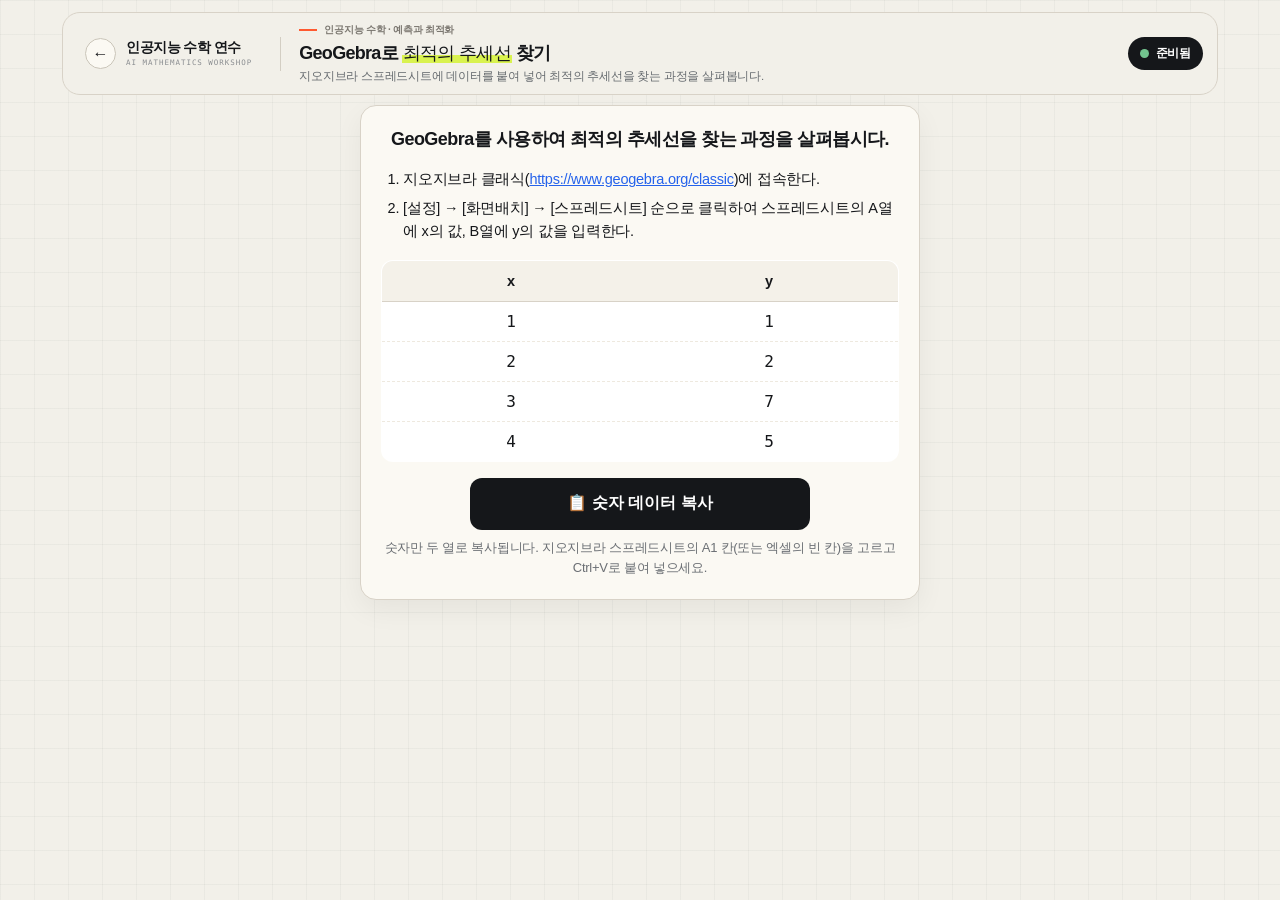
<file: geogebra-data/index.html>
<!DOCTYPE html>
<html lang="ko">
<head>
<meta charset="UTF-8">
<meta name="viewport" content="width=device-width, initial-scale=1">
<title>GeoGebra로 최적의 추세선 찾기</title>
<!-- 지오지브라 스프레드시트 실습용 x, y 데이터를 보여 주고, 숫자만 복사합니다. -->
<style>
  /* ===== 내 수학 실험실 공통 테마 =====
     이 :root 블록과 아래 "공통 셸" 영역은 모든 도구가 동일하게 유지합니다.
     도구별 CSS는 파일 아래쪽 "도구 전용" 영역에만 추가하세요. */
  :root{
    --bg:#f2f0e9;
    --panel:#fbf9f3;
    --panel-2:#f4f1e9;
    --line:#d8d2c7;
    --border-soft:#eee9df;
    --text:#15171a;
    --muted:#6b6f74;
    --faint:#9a958a;
    --accent:#ff5a30;
    --accent-weak:rgba(255,90,48,.14);
    --lime:#d9f24f;
    --shadow:0 10px 28px rgba(21,23,26,.055);
    --radius:16px;
  }
  *{box-sizing:border-box}
  html,body{margin:0}
  body{
    background:
      linear-gradient(rgba(21,23,26,.035) 1px, transparent 1px),
      linear-gradient(90deg, rgba(21,23,26,.035) 1px, transparent 1px),
      var(--bg);
    background-size:34px 34px;
    color:var(--text);
    font-family:Pretendard,"Apple SD Gothic Neo","Noto Sans KR",-apple-system,BlinkMacSystemFont,sans-serif;
    letter-spacing:-.015em;
    min-height:100vh;
    -webkit-font-smoothing:antialiased;
  }
  button,input,select{font:inherit;color:inherit}
  .num{font-family:ui-monospace,SFMono-Regular,Consolas,monospace;font-variant-numeric:tabular-nums;letter-spacing:-.01em}

  .app{width:100%;max-width:1180px;margin:0 auto;padding:12px;display:flex;flex-direction:column;gap:10px}

  /* ---- 공통 셸: 상단바 ---- */
  .topbar{
    min-height:72px;
    display:flex;
    gap:14px;
    justify-content:space-between;
    align-items:center;
    padding:10px 14px;
    background:rgba(242,240,233,.90);
    border:1px solid var(--line);
    border-radius:18px;
    backdrop-filter:blur(14px);
  }
  .brand-area{display:flex;align-items:center;gap:18px;min-width:0}
  .home-link{
    display:flex;align-items:center;gap:10px;flex:none;
    color:var(--text);text-decoration:none;
    padding:7px 10px 7px 8px;border-radius:12px;
    transition:background .18s ease;
  }
  .home-link:hover{background:#e7e3d9}
  .home-arrow{
    width:31px;height:31px;border:1px solid #c9c4b8;border-radius:50%;
    display:grid;place-items:center;font-size:16px;line-height:1;background:#fbf9f3;
  }
  .brand-copy{display:block;line-height:1.15}
  .brand-copy strong{display:block;font-size:14px;font-weight:800;letter-spacing:-.035em}
  .brand-copy small{
    display:block;margin-top:4px;color:#8a8d90;
    font-family:ui-monospace,SFMono-Regular,Consolas,monospace;
    font-size:7.5px;letter-spacing:.13em;white-space:nowrap;
  }
  .top-divider{width:1px;height:34px;background:#d3cec3;flex:none}
  .title-row{display:block;min-width:0}
  .eyebrow{
    display:flex;align-items:center;gap:7px;margin-bottom:4px;
    color:#7b7770;font-size:10px;font-weight:750;white-space:nowrap;
  }
  .eyebrow span{display:block;width:18px;height:2px;background:var(--accent)}
  h1{
    font-size:clamp(18px,1.25vw,24px);
    margin:0;
    font-weight:800;letter-spacing:-.04em;white-space:nowrap;
  }
  h1 em{
    font-style:normal;font-weight:500;
    background:linear-gradient(transparent 60%,var(--lime) 0);
    padding:0 .04em;
  }
  .subtitle{margin:4px 0 0;color:#666b6f;font-size:11.5px}
  .badge{
    display:inline-flex;align-items:center;gap:7px;flex:none;
    background:#15171a;color:#fff;border:0;
    border-radius:999px;padding:8px 12px;font-weight:700;font-size:12px;white-space:nowrap;
  }
  .dot{width:9px;height:9px;border-radius:50%;background:#73c48f}

  /* ---- 공통 셸: 패널 ----
     기본은 "넓은 그림 영역 + 좁은 설정 영역" 2단입니다.
     패널 수가 다르면 grid-template-columns만 바꾸고, 좁은 화면에서 1단으로
     떨어지는 @media (max-width:900px) 규칙은 남겨 두세요. */
  .workspace{display:grid;grid-template-columns:minmax(0,1.55fr) minmax(300px,1fr);gap:10px}
  .panel{
    min-width:0;
    display:flex;flex-direction:column;
    background:rgba(251,249,243,.96);
    border:1px solid var(--line);
    border-radius:var(--radius);
    box-shadow:var(--shadow);
    overflow:hidden;
  }
  .panel-head{
    flex:0 0 auto;
    padding:12px 14px;
    border-bottom:1px solid var(--line);
    background:rgba(247,244,236,.92);
  }
  .panel-title{
    font-size:15px;font-weight:800;letter-spacing:-.025em;
    position:relative;padding-left:10px;
  }
  .panel-title::before{
    content:"";position:absolute;left:0;top:.15em;bottom:.15em;
    width:3px;border-radius:3px;background:var(--accent);
  }
  .panel-desc{color:#74716b;font-size:11.5px;margin-top:5px;line-height:1.45}
  .panel-body{flex:1;min-height:0;padding:14px}

  /* ---- 공통 셸: 버튼 ---- */
  .btn{
    border:1px solid #c9c4b8;background:#fbf9f3;color:#15171a;
    border-radius:999px;font-weight:700;font-size:12.5px;
    padding:9px 14px;cursor:pointer;line-height:1;
    transition:background .15s ease,border-color .15s ease,transform .15s ease;
  }
  .btn:hover:not(:disabled){transform:translateY(-1px);border-color:#15171a;background:#f2efe6}
  .btn:disabled{opacity:.4;cursor:not-allowed;transform:none}
  .btn.primary{background:#15171a;color:#fff;border-color:#15171a}
  .btn.primary:hover:not(:disabled){background:#2b2e31}
  .btn.danger{color:#a73b2c}
  .btn.icon-btn{width:38px;height:38px;padding:0;border-radius:10px;font-size:18px;display:grid;place-items:center}

  /* ---- 공통 셸: 그림 영역 (캔버스·SVG) ---- */
  .chart-wrap{background:#fff;border:1px solid #e3ded4;border-radius:12px;overflow:hidden;position:relative}
  .chart-wrap canvas,.chart-wrap svg{display:block;width:100%;height:100%}

  /* ---- 공통 셸: 입력·지표·안내 (쓰지 않는 것은 지우세요) ---- */
  .controls{display:grid;grid-template-columns:repeat(2,minmax(0,1fr));gap:9px}
  .control{display:flex;flex-direction:column;gap:5px}
  .control label{font-size:11px;color:var(--muted);font-weight:800}
  .control input{
    width:100%;padding:9px 10px;font-weight:700;
    border:1px solid #d3cec3;background:#fff;color:var(--text);border-radius:10px;
  }
  .control input:focus{outline:3px solid rgba(217,242,79,.42);border-color:#9aa64b}
  .control input[type="range"]{
    padding:0;height:22px;border:0;border-radius:0;background:transparent;
    accent-color:#15171a;cursor:pointer;
  }
  .checkbox-control{
    justify-content:center;min-height:58px;padding:8px 10px;
    border:1px solid var(--line);background:var(--panel-2);border-radius:12px;
  }
  .checkbox-control label{display:flex;align-items:center;gap:8px;color:var(--text);cursor:pointer;font-size:11px}
  .checkbox-control input{width:17px;height:17px;padding:0;accent-color:#15171a;cursor:pointer}

  .metrics{display:grid;grid-template-columns:repeat(2,minmax(0,1fr));gap:7px}
  .metric{background:var(--panel-2);border:1px solid #ddd7cc;border-radius:11px;padding:8px 9px;min-width:0}
  .metric .label{color:#77736d;font-size:10px;font-weight:800;margin-bottom:3px}
  .metric .value{
    font-size:15px;font-weight:850;color:var(--text);
    font-variant-numeric:tabular-nums;
    overflow:hidden;text-overflow:ellipsis;white-space:nowrap;
  }

  .formula{
    background:#15171a;color:#f6f2e9;border:1px solid #15171a;border-radius:12px;
    padding:9px 10px;line-height:1.55;font-size:12px;
    font-family:ui-monospace,SFMono-Regular,Consolas,monospace;overflow:auto;
  }
  .note{
    padding:10px 12px;border-radius:10px;
    background:#fff7ed;border:1px solid #fed7aa;color:#9a3412;
    font-size:11px;line-height:1.5;
  }
  .note b{color:#7c2d12;font-weight:800}
  .status{min-height:19px;font-size:11px;line-height:1.4;font-weight:750;color:var(--muted)}
  .status.ok{color:#32724f}
  .status.error{color:#b44634}

  .legend{display:flex;flex-wrap:wrap;gap:6px 12px;align-items:center}
  .legend-item{display:flex;align-items:center;gap:6px;font-size:11px;color:var(--muted)}
  .legend-item i{width:11px;height:11px;border-radius:3px;flex:none}

  /* ---- 공통 셸: 반응형 (이 3개 블록은 그대로 유지) ----
     주의: .topbar에 align-items:stretch를 쓰면 알약 모양 .badge가
     줄바꿈된 제목 높이만큼 세로로 늘어나 거대한 원처럼 깨집니다. */
  @media (max-width:1080px){
    .brand-copy small{display:none}
    .brand-copy strong{font-size:13px}
    .top-divider{height:28px}
  }
  @media (max-width:900px){
    .workspace{grid-template-columns:1fr}
  }
  @media (max-width:820px){
    .topbar{align-items:flex-start}
    .brand-area{align-items:flex-start}
    .home-link{padding-left:2px}
    .top-divider{display:none}
    .brand-copy{display:none}
    .title-row{display:block}
    h1{white-space:normal}
    .eyebrow{white-space:normal}
    .badge{display:none}
  }
  @media (max-width:520px){
    .app{padding:7px}
    .topbar{border-radius:14px;padding:9px 10px}
    .home-arrow{width:34px;height:34px}
    h1{font-size:20px;line-height:1.25}
    .subtitle{font-size:11px;white-space:normal}
    .panel{border-radius:14px}
    .panel-head{padding:12px}
    .btn{min-height:40px}
    .controls{grid-template-columns:1fr}
  }


  /* ===== 도구 전용 CSS는 여기부터 ===== */
  .data-wrap{max-width:560px;width:100%;margin:0 auto}
  .data-card{background:var(--panel);border:1px solid var(--line);border-radius:var(--radius);box-shadow:var(--shadow);padding:20px;display:flex;flex-direction:column;gap:16px}
  .data-card h2{margin:0;text-align:center;font-size:20px;letter-spacing:-.03em}
  .data-table{width:100%;border-collapse:collapse;background:#fff;border:1px solid var(--line);border-radius:12px;overflow:hidden}
  .data-table th{background:var(--panel-2);padding:12px 8px;font-size:14.5px;font-weight:750;border-bottom:1px solid var(--line)}
  .data-table td{padding:10px 8px;text-align:center;font-size:16px;border-bottom:1px dashed var(--border-soft)}
  .data-table tr:last-child td{border-bottom:0}
  .data-card h2{font-size:18px;line-height:1.45}
  .steps-list{margin:0;padding-left:22px;display:grid;gap:6px;font-size:14.5px;line-height:1.6}
  .steps-list a{color:#2563eb;word-break:break-all}
  .data-caption{margin:0;text-align:center;color:var(--muted);font-size:14px;font-weight:650}
  .copy-row{display:flex;flex-direction:column;align-items:center;gap:8px}
  .copy-btn{min-height:52px;width:100%;max-width:340px;border:0;border-radius:12px;background:var(--text);color:#fff;font-size:16px;font-weight:750;cursor:pointer;transition:.18s ease}
  .copy-btn:hover{background:#2b2e31}
  .copy-btn.done{background:#1f8a52}
  .copy-hint{margin:0;color:var(--muted);font-size:13px;line-height:1.6;text-align:center}
</style>
</head>
<body>
<div class="app">
  <div class="topbar">
    <div class="brand-area">
      <!-- 홈으로 돌아가는 링크: ../#tools 를 바꾸지 마세요 -->
      <a class="home-link" href="../#tools" aria-label="메인으로">
        <span class="home-arrow">←</span>
        <span class="brand-copy">
          <strong data-site="name">내 수학 실험실</strong>
          <small data-site="englishName">MATHEMATICS LABORATORY</small>
        </span>
      </a>
      <span class="top-divider" aria-hidden="true"></span>
      <div class="title-row">
        <div class="eyebrow"><span></span>인공지능 수학 · 예측과 최적화</div>
        <h1>GeoGebra로 <em>최적의 추세선</em> 찾기</h1>
        <p class="subtitle">지오지브라 스프레드시트에 데이터를 붙여 넣어 최적의 추세선을 찾는 과정을 살펴봅니다.</p>
      </div>
    </div>
    <div class="badge"><span class="dot"></span><span id="stateBadge">준비됨</span></div>
  </div>

  <div class="data-wrap">
    <section class="data-card" aria-labelledby="dataTitle">
      <h2 id="dataTitle">GeoGebra를 사용하여 최적의 추세선을 찾는 과정을 살펴봅시다.</h2>
      <ol class="steps-list">
        <li>지오지브라 클래식(<a href="https://www.geogebra.org/classic" target="_blank" rel="noopener">https://www.geogebra.org/classic</a>)에 접속한다.</li>
        <li>[설정] → [화면배치] → [스프레드시트] 순으로 클릭하여 스프레드시트의 A열에 x의 값, B열에 y의 값을 입력한다.</li>
      </ol>
      <table class="data-table">
        <thead><tr><th scope="col">x</th><th scope="col">y</th></tr></thead>
        <tbody id="dataBody"></tbody>
      </table>
      <div class="copy-row">
        <button class="copy-btn" id="copyBtn" type="button">📋 숫자 데이터 복사</button>
        <p class="copy-hint" id="copyHint">숫자만 두 열로 복사됩니다. 지오지브라 스프레드시트의 A1 칸(또는 엑셀의 빈 칸)을 고르고 Ctrl+V로 붙여 넣으세요.</p>
      </div>
    </section>
  </div>
</div>

<!-- 홈페이지 이름을 site-config.js에서 가져와 상단에 표시합니다 -->
<script src="../site-config.js"></script>
<script>
  if (typeof SITE !== "undefined") {
    document.querySelectorAll("[data-site]").forEach(el => {
      if (SITE[el.dataset.site]) el.textContent = SITE[el.dataset.site];
    });
  }
</script>
<script>
  // ===== 도구 전용 JavaScript는 여기부터 =====
  const DATA = [
    [1, 1], [2, 2], [3, 7], [4, 5]
  ];

  document.getElementById("dataBody").innerHTML = DATA
    .map(([x, y]) => `<tr><td class="num">${x}</td><td class="num">${y}</td></tr>`)
    .join("");

  // 엑셀에 두 열로 붙도록 탭(열)과 줄바꿈(행)으로 구분합니다. 머리글은 넣지 않습니다.
  const DATA_TEXT = DATA.map(row => row.join("\t")).join("\r\n");

  function fallbackCopy(text) {
    const ta = document.createElement("textarea");
    ta.value = text;
    ta.setAttribute("readonly", "");
    ta.style.position = "fixed";
    ta.style.opacity = "0";
    document.body.appendChild(ta);
    ta.select();
    let ok = false;
    try { ok = document.execCommand("copy"); } catch (e) { ok = false; }
    document.body.removeChild(ta);
    return ok;
  }

  const copyBtn = document.getElementById("copyBtn");
  const badge = document.getElementById("stateBadge");
  copyBtn.addEventListener("click", async () => {
    let ok = false;
    try {
      await navigator.clipboard.writeText(DATA_TEXT);
      ok = true;
    } catch (e) {
      ok = fallbackCopy(DATA_TEXT);
    }
    if (ok) {
      copyBtn.textContent = "✓ 복사되었습니다";
      copyBtn.classList.add("done");
      badge.textContent = "복사됨";
      setTimeout(() => {
        copyBtn.textContent = "📋 숫자 데이터 복사";
        copyBtn.classList.remove("done");
        badge.textContent = "준비됨";
      }, 1800);
    } else {
      window.prompt("아래 내용을 복사하세요.", DATA_TEXT);
    }
  });
</script>
</body>
</html>
</file>
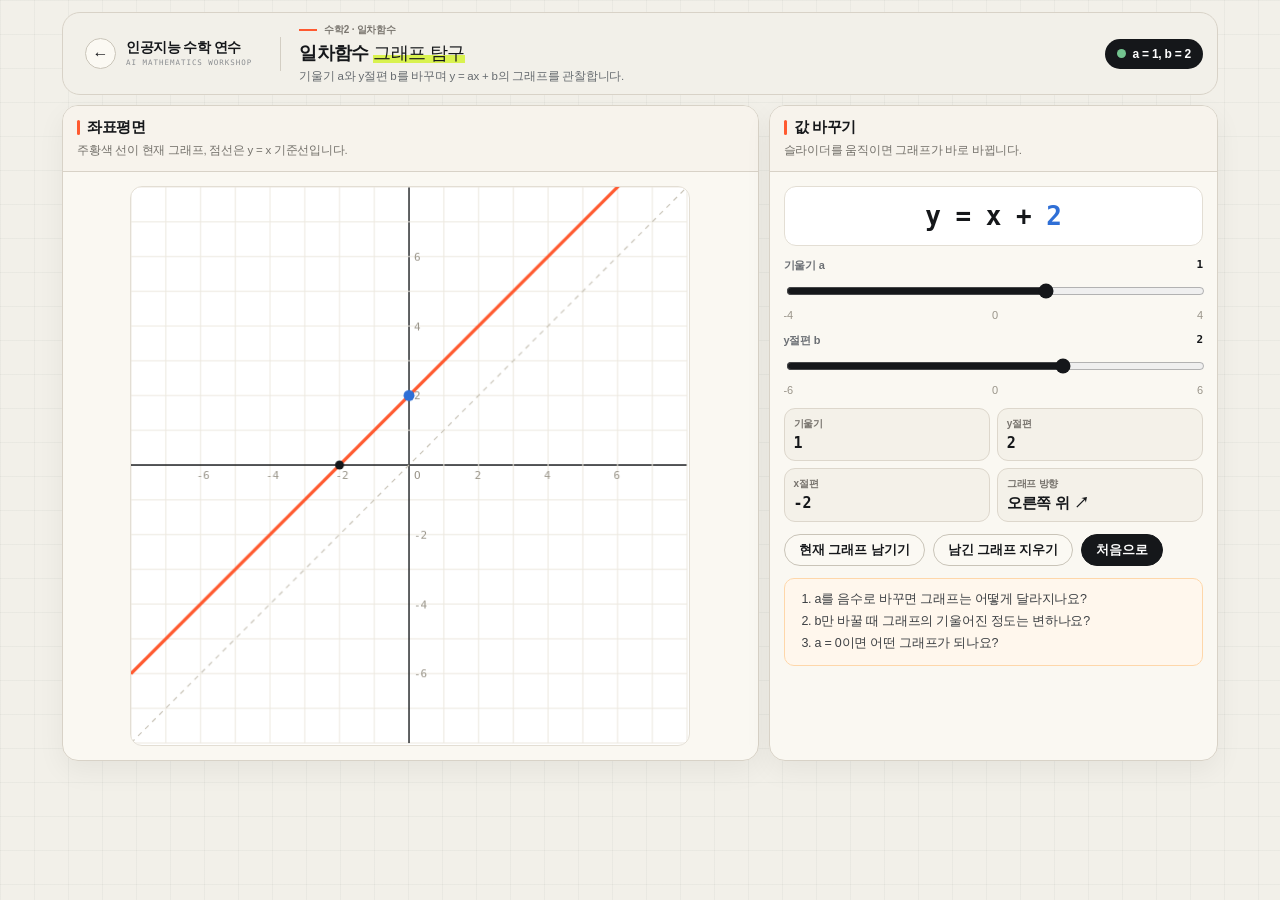
<file: linear-function/index.html>
<!DOCTYPE html>
<html lang="ko">
<head>
<meta charset="UTF-8">
<meta name="viewport" content="width=device-width, initial-scale=1">
<title>일차함수 그래프 탐구</title>
<style>
  /* ===== 내 수학 실험실 공통 테마 =====
     이 :root 블록과 아래 "공통 셸" 영역은 모든 도구가 동일하게 유지합니다.
     도구별 CSS는 파일 아래쪽 "도구 전용" 영역에만 추가하세요. */
  :root{
    --bg:#f2f0e9;
    --panel:#fbf9f3;
    --panel-2:#f4f1e9;
    --line:#d8d2c7;
    --border-soft:#eee9df;
    --text:#15171a;
    --muted:#6b6f74;
    --faint:#9a958a;
    --accent:#ff5a30;
    --accent-weak:rgba(255,90,48,.14);
    --lime:#d9f24f;
    --shadow:0 10px 28px rgba(21,23,26,.055);
    --radius:16px;
  }
  *{box-sizing:border-box}
  html,body{margin:0}
  body{
    background:
      linear-gradient(rgba(21,23,26,.035) 1px, transparent 1px),
      linear-gradient(90deg, rgba(21,23,26,.035) 1px, transparent 1px),
      var(--bg);
    background-size:34px 34px;
    color:var(--text);
    font-family:Pretendard,"Apple SD Gothic Neo","Noto Sans KR",-apple-system,BlinkMacSystemFont,sans-serif;
    letter-spacing:-.015em;
    min-height:100vh;
    -webkit-font-smoothing:antialiased;
  }
  button,input,select{font:inherit;color:inherit}
  .num{font-family:ui-monospace,SFMono-Regular,Consolas,monospace;font-variant-numeric:tabular-nums;letter-spacing:-.01em}

  .app{width:100%;max-width:1180px;margin:0 auto;padding:12px;display:flex;flex-direction:column;gap:10px}

  /* ---- 공통 셸: 상단바 ---- */
  .topbar{
    min-height:72px;
    display:flex;
    gap:14px;
    justify-content:space-between;
    align-items:center;
    padding:10px 14px;
    background:rgba(242,240,233,.90);
    border:1px solid var(--line);
    border-radius:18px;
    backdrop-filter:blur(14px);
  }
  .brand-area{display:flex;align-items:center;gap:18px;min-width:0}
  .home-link{
    display:flex;align-items:center;gap:10px;flex:none;
    color:var(--text);text-decoration:none;
    padding:7px 10px 7px 8px;border-radius:12px;
    transition:background .18s ease;
  }
  .home-link:hover{background:#e7e3d9}
  .home-arrow{
    width:31px;height:31px;border:1px solid #c9c4b8;border-radius:50%;
    display:grid;place-items:center;font-size:16px;line-height:1;background:#fbf9f3;
  }
  .brand-copy{display:block;line-height:1.15}
  .brand-copy strong{display:block;font-size:14px;font-weight:800;letter-spacing:-.035em}
  .brand-copy small{
    display:block;margin-top:4px;color:#8a8d90;
    font-family:ui-monospace,SFMono-Regular,Consolas,monospace;
    font-size:7.5px;letter-spacing:.13em;white-space:nowrap;
  }
  .top-divider{width:1px;height:34px;background:#d3cec3;flex:none}
  .title-row{display:block;min-width:0}
  .eyebrow{
    display:flex;align-items:center;gap:7px;margin-bottom:4px;
    color:#7b7770;font-size:10px;font-weight:750;white-space:nowrap;
  }
  .eyebrow span{display:block;width:18px;height:2px;background:var(--accent)}
  h1{
    font-size:clamp(18px,1.25vw,24px);
    margin:0;
    font-weight:800;letter-spacing:-.04em;white-space:nowrap;
  }
  h1 em{
    font-style:normal;font-weight:500;
    background:linear-gradient(transparent 60%,var(--lime) 0);
    padding:0 .04em;
  }
  .subtitle{margin:4px 0 0;color:#666b6f;font-size:11.5px}
  .badge{
    display:inline-flex;align-items:center;gap:7px;flex:none;
    background:#15171a;color:#fff;border:0;
    border-radius:999px;padding:8px 12px;font-weight:700;font-size:12px;white-space:nowrap;
  }
  .dot{width:9px;height:9px;border-radius:50%;background:#73c48f}

  /* ---- 공통 셸: 패널 ----
     기본은 "넓은 그림 영역 + 좁은 설정 영역" 2단입니다.
     패널 수가 다르면 grid-template-columns만 바꾸고, 좁은 화면에서 1단으로
     떨어지는 @media (max-width:900px) 규칙은 남겨 두세요. */
  .workspace{display:grid;grid-template-columns:minmax(0,1.55fr) minmax(300px,1fr);gap:10px}
  .panel{
    min-width:0;
    display:flex;flex-direction:column;
    background:rgba(251,249,243,.96);
    border:1px solid var(--line);
    border-radius:var(--radius);
    box-shadow:var(--shadow);
    overflow:hidden;
  }
  .panel-head{
    flex:0 0 auto;
    padding:12px 14px;
    border-bottom:1px solid var(--line);
    background:rgba(247,244,236,.92);
  }
  .panel-title{
    font-size:15px;font-weight:800;letter-spacing:-.025em;
    position:relative;padding-left:10px;
  }
  .panel-title::before{
    content:"";position:absolute;left:0;top:.15em;bottom:.15em;
    width:3px;border-radius:3px;background:var(--accent);
  }
  .panel-desc{color:#74716b;font-size:11.5px;margin-top:5px;line-height:1.45}
  .panel-body{flex:1;min-height:0;padding:14px}

  /* ---- 공통 셸: 버튼 ---- */
  .btn{
    border:1px solid #c9c4b8;background:#fbf9f3;color:#15171a;
    border-radius:999px;font-weight:700;font-size:12.5px;
    padding:9px 14px;cursor:pointer;line-height:1;
    transition:background .15s ease,border-color .15s ease,transform .15s ease;
  }
  .btn:hover:not(:disabled){transform:translateY(-1px);border-color:#15171a;background:#f2efe6}
  .btn:disabled{opacity:.4;cursor:not-allowed;transform:none}
  .btn.primary{background:#15171a;color:#fff;border-color:#15171a}
  .btn.primary:hover:not(:disabled){background:#2b2e31}
  .btn.danger{color:#a73b2c}
  .btn.icon-btn{width:38px;height:38px;padding:0;border-radius:10px;font-size:18px;display:grid;place-items:center}

  /* ---- 공통 셸: 그림 영역 (캔버스·SVG) ---- */
  .chart-wrap{background:#fff;border:1px solid #e3ded4;border-radius:12px;overflow:hidden;position:relative}
  .chart-wrap canvas,.chart-wrap svg{display:block;width:100%;height:100%}

  /* ---- 공통 셸: 입력·지표·안내 (쓰지 않는 것은 지우세요) ---- */
  .controls{display:grid;grid-template-columns:repeat(2,minmax(0,1fr));gap:9px}
  .control{display:flex;flex-direction:column;gap:5px}
  .control label{font-size:11px;color:var(--muted);font-weight:800}
  .control input{
    width:100%;padding:9px 10px;font-weight:700;
    border:1px solid #d3cec3;background:#fff;color:var(--text);border-radius:10px;
  }
  .control input:focus{outline:3px solid rgba(217,242,79,.42);border-color:#9aa64b}
  .control input[type="range"]{
    padding:0;height:22px;border:0;border-radius:0;background:transparent;
    accent-color:#15171a;cursor:pointer;
  }
  .checkbox-control{
    justify-content:center;min-height:58px;padding:8px 10px;
    border:1px solid var(--line);background:var(--panel-2);border-radius:12px;
  }
  .checkbox-control label{display:flex;align-items:center;gap:8px;color:var(--text);cursor:pointer;font-size:11px}
  .checkbox-control input{width:17px;height:17px;padding:0;accent-color:#15171a;cursor:pointer}

  .metrics{display:grid;grid-template-columns:repeat(2,minmax(0,1fr));gap:7px}
  .metric{background:var(--panel-2);border:1px solid #ddd7cc;border-radius:11px;padding:8px 9px;min-width:0}
  .metric .label{color:#77736d;font-size:10px;font-weight:800;margin-bottom:3px}
  .metric .value{
    font-size:15px;font-weight:850;color:var(--text);
    font-variant-numeric:tabular-nums;
    overflow:hidden;text-overflow:ellipsis;white-space:nowrap;
  }

  .formula{
    background:#15171a;color:#f6f2e9;border:1px solid #15171a;border-radius:12px;
    padding:9px 10px;line-height:1.55;font-size:12px;
    font-family:ui-monospace,SFMono-Regular,Consolas,monospace;overflow:auto;
  }
  .note{
    padding:10px 12px;border-radius:10px;
    background:#fff7ed;border:1px solid #fed7aa;color:#9a3412;
    font-size:11px;line-height:1.5;
  }
  .note b{color:#7c2d12;font-weight:800}
  .status{min-height:19px;font-size:11px;line-height:1.4;font-weight:750;color:var(--muted)}
  .status.ok{color:#32724f}
  .status.error{color:#b44634}

  .legend{display:flex;flex-wrap:wrap;gap:6px 12px;align-items:center}
  .legend-item{display:flex;align-items:center;gap:6px;font-size:11px;color:var(--muted)}
  .legend-item i{width:11px;height:11px;border-radius:3px;flex:none}

  /* ---- 공통 셸: 반응형 (이 3개 블록은 그대로 유지) ----
     주의: .topbar에 align-items:stretch를 쓰면 알약 모양 .badge가
     줄바꿈된 제목 높이만큼 세로로 늘어나 거대한 원처럼 깨집니다. */
  @media (max-width:1080px){
    .brand-copy small{display:none}
    .brand-copy strong{font-size:13px}
    .top-divider{height:28px}
  }
  @media (max-width:900px){
    .workspace{grid-template-columns:1fr}
  }
  @media (max-width:820px){
    .topbar{align-items:flex-start}
    .brand-area{align-items:flex-start}
    .home-link{padding-left:2px}
    .top-divider{display:none}
    .brand-copy{display:none}
    .title-row{display:block}
    h1{white-space:normal}
    .eyebrow{white-space:normal}
    .badge{display:none}
  }
  @media (max-width:520px){
    .app{padding:7px}
    .topbar{border-radius:14px;padding:9px 10px}
    .home-arrow{width:34px;height:34px}
    h1{font-size:20px;line-height:1.25}
    .subtitle{font-size:11px;white-space:normal}
    .panel{border-radius:14px}
    .panel-head{padding:12px}
    .btn{min-height:40px}
    .controls{grid-template-columns:1fr}
  }


  /* ===== 도구 전용 CSS는 여기부터 ===== */
  .chart-wrap{aspect-ratio:1/1;width:100%;max-width:min(560px,calc(100vh - 160px));margin:0 auto}
  .eq{font-size:26px;font-weight:850;letter-spacing:-.02em;text-align:center;padding:14px 8px;
       background:#fff;border:1px solid #e3ded4;border-radius:12px}
  .eq .a{color:var(--accent)} .eq .b{color:#2f6fd6}
  .range-row{display:flex;justify-content:space-between;font-size:11px;color:var(--faint)}
  .control .val{float:right;color:var(--text)}
  .questions{margin:0;padding-left:18px;font-size:12.5px;line-height:1.75;color:#3d4044}
</style>
</head>
<body>
<div class="app">
  <div class="topbar">
    <div class="brand-area">
      <!-- 홈으로 돌아가는 링크: ../#tools 를 바꾸지 마세요 -->
      <a class="home-link" href="../#tools" aria-label="메인으로">
        <span class="home-arrow">←</span>
        <span class="brand-copy">
          <strong data-site="name">내 수학 실험실</strong>
          <small data-site="englishName">MATHEMATICS LABORATORY</small>
        </span>
      </a>
      <span class="top-divider" aria-hidden="true"></span>
      <div class="title-row">
        <div class="eyebrow"><span></span>수학2 · 일차함수</div>
        <h1>일차함수 <em>그래프 탐구</em></h1>
        <p class="subtitle">기울기 a와 y절편 b를 바꾸며 y = ax + b의 그래프를 관찰합니다.</p>
      </div>
    </div>
    <div class="badge"><span class="dot"></span><span id="stateBadge">준비됨</span></div>
  </div>

  <div class="workspace">
    <section class="panel">
      <div class="panel-head">
        <div class="panel-title">좌표평면</div>
        <div class="panel-desc">주황색 선이 현재 그래프, 점선은 y = x 기준선입니다.</div>
      </div>
      <div class="panel-body">
        <div class="chart-wrap"><canvas id="plot"></canvas></div>
      </div>
    </section>

    <section class="panel">
      <div class="panel-head">
        <div class="panel-title">값 바꾸기</div>
        <div class="panel-desc">슬라이더를 움직이면 그래프가 바로 바뀝니다.</div>
      </div>
      <div class="panel-body" style="display:flex;flex-direction:column;gap:12px">
        <div class="eq num" id="eq"></div>
        <div class="control">
          <label for="a">기울기 a <span class="val num" id="aVal"></span></label>
          <input id="a" type="range" min="-4" max="4" step="0.25" value="1">
          <div class="range-row"><span>-4</span><span>0</span><span>4</span></div>
        </div>
        <div class="control">
          <label for="b">y절편 b <span class="val num" id="bVal"></span></label>
          <input id="b" type="range" min="-6" max="6" step="0.5" value="2">
          <div class="range-row"><span>-6</span><span>0</span><span>6</span></div>
        </div>
        <div class="metrics">
          <div class="metric"><div class="label">기울기</div><div class="value num" id="mSlope"></div></div>
          <div class="metric"><div class="label">y절편</div><div class="value num" id="mY"></div></div>
          <div class="metric"><div class="label">x절편</div><div class="value num" id="mX"></div></div>
          <div class="metric"><div class="label">그래프 방향</div><div class="value" id="mDir"></div></div>
        </div>
        <div style="display:flex;gap:8px;flex-wrap:wrap">
          <button class="btn" type="button" id="trace">현재 그래프 남기기</button>
          <button class="btn" type="button" id="clear">남긴 그래프 지우기</button>
          <button class="btn primary" type="button" id="reset">처음으로</button>
        </div>
        <div class="note">
          <ol class="questions">
            <li>a를 음수로 바꾸면 그래프는 어떻게 달라지나요?</li>
            <li>b만 바꿀 때 그래프의 기울어진 정도는 변하나요?</li>
            <li>a = 0이면 어떤 그래프가 되나요?</li>
          </ol>
        </div>
      </div>
    </section>
  </div>
</div>

<!-- 홈페이지 이름을 site-config.js에서 가져와 상단에 표시합니다 -->
<script src="../site-config.js"></script>
<script>
  if (typeof SITE !== "undefined") {
    document.querySelectorAll("[data-site]").forEach(el => {
      if (SITE[el.dataset.site]) el.textContent = SITE[el.dataset.site];
    });
  }
</script>
<script>
  // ===== 도구 전용 JavaScript는 여기부터 =====
  const canvas = document.getElementById("plot");
  const ctx = canvas.getContext("2d");
  const aIn = document.getElementById("a"), bIn = document.getElementById("b");
  const R = 8;                 // 좌표 범위 -8 ~ 8
  let traces = [];

  const fmt = v => {
    const r = Math.round(v * 100) / 100;
    return (Object.is(r, -0) ? 0 : r).toString();
  };

  function resize() {
    const box = canvas.parentElement.getBoundingClientRect();
    const dpr = window.devicePixelRatio || 1;
    canvas.width = box.width * dpr; canvas.height = box.height * dpr;
    ctx.setTransform(dpr, 0, 0, dpr, 0, 0);
    draw();
  }

  function draw() {
    const W = canvas.clientWidth, H = canvas.clientHeight;
    const sx = x => (x + R) / (2 * R) * W;
    const sy = y => H - (y + R) / (2 * R) * H;
    const a = +aIn.value, b = +bIn.value;
    ctx.clearRect(0, 0, W, H);

    // 격자
    ctx.lineWidth = 1;
    for (let i = -R; i <= R; i++) {
      ctx.strokeStyle = i === 0 ? "#15171a" : "#ece8df";
      ctx.lineWidth = i === 0 ? 1.4 : 1;
      ctx.beginPath(); ctx.moveTo(sx(i), 0); ctx.lineTo(sx(i), H); ctx.stroke();
      ctx.beginPath(); ctx.moveTo(0, sy(i)); ctx.lineTo(W, sy(i)); ctx.stroke();
    }
    ctx.fillStyle = "#9a958a"; ctx.font = "11px ui-monospace, monospace";
    for (let i = -R + 2; i < R; i += 2) {
      if (i === 0) continue;
      ctx.fillText(i, sx(i) - 4, sy(0) + 14);
      ctx.fillText(i, sx(0) + 5, sy(i) + 4);
    }
    ctx.fillText("O", sx(0) + 5, sy(0) + 14);

    const line = (m, c, color, width, dash) => {
      ctx.save(); ctx.strokeStyle = color; ctx.lineWidth = width; ctx.setLineDash(dash || []);
      ctx.beginPath(); ctx.moveTo(sx(-R), sy(m * -R + c)); ctx.lineTo(sx(R), sy(m * R + c)); ctx.stroke();
      ctx.restore();
    };
    line(1, 0, "#c9c4b8", 1.2, [5, 5]);
    traces.forEach(t => line(t.a, t.b, "rgba(47,111,214,.45)", 2));
    line(a, b, "#ff5a30", 3.2);

    // y절편 점
    ctx.fillStyle = "#2f6fd6";
    ctx.beginPath(); ctx.arc(sx(0), sy(b), 5.5, 0, Math.PI * 2); ctx.fill();
    if (a !== 0) {
      ctx.fillStyle = "#15171a";
      ctx.beginPath(); ctx.arc(sx(-b / a), sy(0), 4.5, 0, Math.PI * 2); ctx.fill();
    }
    update(a, b);
  }

  function update(a, b) {
    const aTxt = a === 1 ? "" : a === -1 ? "-" : fmt(a);
    let rhs = a === 0 ? "" : `<span class="a">${aTxt}</span>x`;
    if (b !== 0 || a === 0) rhs += (b < 0 ? " − " : (a === 0 ? "" : " + ")) + `<span class="b">${fmt(Math.abs(b))}</span>`;
    if (a === 0 && b < 0) rhs = `<span class="b">-${fmt(Math.abs(b))}</span>`;
    document.getElementById("eq").innerHTML = "y = " + rhs;
    document.getElementById("aVal").textContent = fmt(a);
    document.getElementById("bVal").textContent = fmt(b);
    document.getElementById("mSlope").textContent = fmt(a);
    document.getElementById("mY").textContent = fmt(b);
    document.getElementById("mX").textContent = a === 0 ? (b === 0 ? "모든 x" : "없음") : fmt(-b / a);
    document.getElementById("mDir").textContent = a > 0 ? "오른쪽 위 ↗" : a < 0 ? "오른쪽 아래 ↘" : "수평 →";
    document.getElementById("stateBadge").textContent = `a = ${fmt(a)}, b = ${fmt(b)}`;
  }

  aIn.addEventListener("input", draw);
  bIn.addEventListener("input", draw);
  document.getElementById("trace").addEventListener("click", () => { traces.push({ a: +aIn.value, b: +bIn.value }); draw(); });
  document.getElementById("clear").addEventListener("click", () => { traces = []; draw(); });
  document.getElementById("reset").addEventListener("click", () => { aIn.value = 1; bIn.value = 2; traces = []; draw(); });
  window.addEventListener("resize", resize);
  resize();
</script>
</body>
</html>
</file>
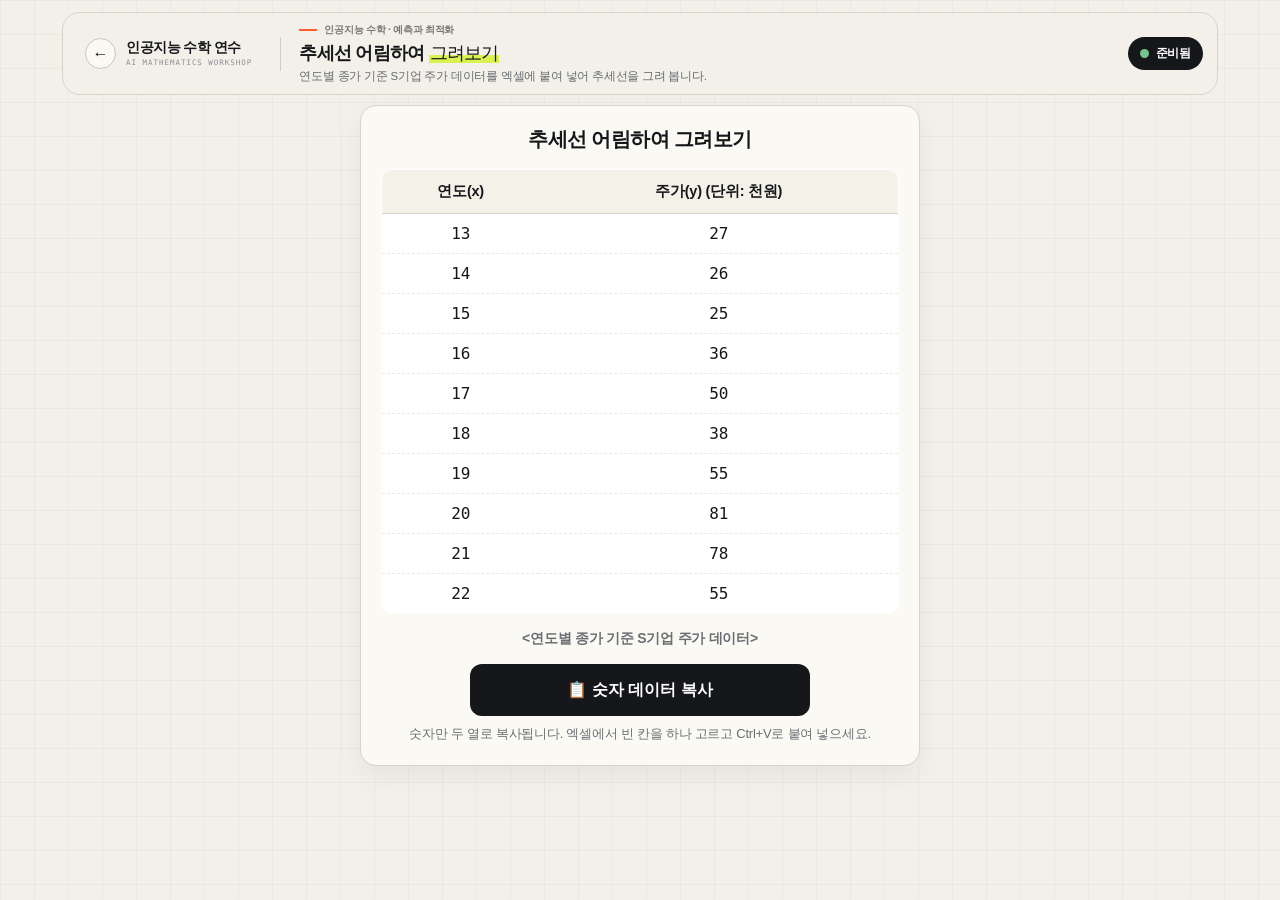
<file: stock-data/index.html>
<!DOCTYPE html>
<html lang="ko">
<head>
<meta charset="UTF-8">
<meta name="viewport" content="width=device-width, initial-scale=1">
<title>추세선 어림하여 그려보기 — S기업 주가 데이터</title>
<!-- 연도별 종가 기준 S기업 주가 데이터를 보여 주고, 숫자만 엑셀에 붙여 넣을 수 있게 복사합니다. -->
<style>
  /* ===== 내 수학 실험실 공통 테마 =====
     이 :root 블록과 아래 "공통 셸" 영역은 모든 도구가 동일하게 유지합니다.
     도구별 CSS는 파일 아래쪽 "도구 전용" 영역에만 추가하세요. */
  :root{
    --bg:#f2f0e9;
    --panel:#fbf9f3;
    --panel-2:#f4f1e9;
    --line:#d8d2c7;
    --border-soft:#eee9df;
    --text:#15171a;
    --muted:#6b6f74;
    --faint:#9a958a;
    --accent:#ff5a30;
    --accent-weak:rgba(255,90,48,.14);
    --lime:#d9f24f;
    --shadow:0 10px 28px rgba(21,23,26,.055);
    --radius:16px;
  }
  *{box-sizing:border-box}
  html,body{margin:0}
  body{
    background:
      linear-gradient(rgba(21,23,26,.035) 1px, transparent 1px),
      linear-gradient(90deg, rgba(21,23,26,.035) 1px, transparent 1px),
      var(--bg);
    background-size:34px 34px;
    color:var(--text);
    font-family:Pretendard,"Apple SD Gothic Neo","Noto Sans KR",-apple-system,BlinkMacSystemFont,sans-serif;
    letter-spacing:-.015em;
    min-height:100vh;
    -webkit-font-smoothing:antialiased;
  }
  button,input,select{font:inherit;color:inherit}
  .num{font-family:ui-monospace,SFMono-Regular,Consolas,monospace;font-variant-numeric:tabular-nums;letter-spacing:-.01em}

  .app{width:100%;max-width:1180px;margin:0 auto;padding:12px;display:flex;flex-direction:column;gap:10px}

  /* ---- 공통 셸: 상단바 ---- */
  .topbar{
    min-height:72px;
    display:flex;
    gap:14px;
    justify-content:space-between;
    align-items:center;
    padding:10px 14px;
    background:rgba(242,240,233,.90);
    border:1px solid var(--line);
    border-radius:18px;
    backdrop-filter:blur(14px);
  }
  .brand-area{display:flex;align-items:center;gap:18px;min-width:0}
  .home-link{
    display:flex;align-items:center;gap:10px;flex:none;
    color:var(--text);text-decoration:none;
    padding:7px 10px 7px 8px;border-radius:12px;
    transition:background .18s ease;
  }
  .home-link:hover{background:#e7e3d9}
  .home-arrow{
    width:31px;height:31px;border:1px solid #c9c4b8;border-radius:50%;
    display:grid;place-items:center;font-size:16px;line-height:1;background:#fbf9f3;
  }
  .brand-copy{display:block;line-height:1.15}
  .brand-copy strong{display:block;font-size:14px;font-weight:800;letter-spacing:-.035em}
  .brand-copy small{
    display:block;margin-top:4px;color:#8a8d90;
    font-family:ui-monospace,SFMono-Regular,Consolas,monospace;
    font-size:7.5px;letter-spacing:.13em;white-space:nowrap;
  }
  .top-divider{width:1px;height:34px;background:#d3cec3;flex:none}
  .title-row{display:block;min-width:0}
  .eyebrow{
    display:flex;align-items:center;gap:7px;margin-bottom:4px;
    color:#7b7770;font-size:10px;font-weight:750;white-space:nowrap;
  }
  .eyebrow span{display:block;width:18px;height:2px;background:var(--accent)}
  h1{
    font-size:clamp(18px,1.25vw,24px);
    margin:0;
    font-weight:800;letter-spacing:-.04em;white-space:nowrap;
  }
  h1 em{
    font-style:normal;font-weight:500;
    background:linear-gradient(transparent 60%,var(--lime) 0);
    padding:0 .04em;
  }
  .subtitle{margin:4px 0 0;color:#666b6f;font-size:11.5px}
  .badge{
    display:inline-flex;align-items:center;gap:7px;flex:none;
    background:#15171a;color:#fff;border:0;
    border-radius:999px;padding:8px 12px;font-weight:700;font-size:12px;white-space:nowrap;
  }
  .dot{width:9px;height:9px;border-radius:50%;background:#73c48f}

  /* ---- 공통 셸: 패널 ----
     기본은 "넓은 그림 영역 + 좁은 설정 영역" 2단입니다.
     패널 수가 다르면 grid-template-columns만 바꾸고, 좁은 화면에서 1단으로
     떨어지는 @media (max-width:900px) 규칙은 남겨 두세요. */
  .workspace{display:grid;grid-template-columns:minmax(0,1.55fr) minmax(300px,1fr);gap:10px}
  .panel{
    min-width:0;
    display:flex;flex-direction:column;
    background:rgba(251,249,243,.96);
    border:1px solid var(--line);
    border-radius:var(--radius);
    box-shadow:var(--shadow);
    overflow:hidden;
  }
  .panel-head{
    flex:0 0 auto;
    padding:12px 14px;
    border-bottom:1px solid var(--line);
    background:rgba(247,244,236,.92);
  }
  .panel-title{
    font-size:15px;font-weight:800;letter-spacing:-.025em;
    position:relative;padding-left:10px;
  }
  .panel-title::before{
    content:"";position:absolute;left:0;top:.15em;bottom:.15em;
    width:3px;border-radius:3px;background:var(--accent);
  }
  .panel-desc{color:#74716b;font-size:11.5px;margin-top:5px;line-height:1.45}
  .panel-body{flex:1;min-height:0;padding:14px}

  /* ---- 공통 셸: 버튼 ---- */
  .btn{
    border:1px solid #c9c4b8;background:#fbf9f3;color:#15171a;
    border-radius:999px;font-weight:700;font-size:12.5px;
    padding:9px 14px;cursor:pointer;line-height:1;
    transition:background .15s ease,border-color .15s ease,transform .15s ease;
  }
  .btn:hover:not(:disabled){transform:translateY(-1px);border-color:#15171a;background:#f2efe6}
  .btn:disabled{opacity:.4;cursor:not-allowed;transform:none}
  .btn.primary{background:#15171a;color:#fff;border-color:#15171a}
  .btn.primary:hover:not(:disabled){background:#2b2e31}
  .btn.danger{color:#a73b2c}
  .btn.icon-btn{width:38px;height:38px;padding:0;border-radius:10px;font-size:18px;display:grid;place-items:center}

  /* ---- 공통 셸: 그림 영역 (캔버스·SVG) ---- */
  .chart-wrap{background:#fff;border:1px solid #e3ded4;border-radius:12px;overflow:hidden;position:relative}
  .chart-wrap canvas,.chart-wrap svg{display:block;width:100%;height:100%}

  /* ---- 공통 셸: 입력·지표·안내 (쓰지 않는 것은 지우세요) ---- */
  .controls{display:grid;grid-template-columns:repeat(2,minmax(0,1fr));gap:9px}
  .control{display:flex;flex-direction:column;gap:5px}
  .control label{font-size:11px;color:var(--muted);font-weight:800}
  .control input{
    width:100%;padding:9px 10px;font-weight:700;
    border:1px solid #d3cec3;background:#fff;color:var(--text);border-radius:10px;
  }
  .control input:focus{outline:3px solid rgba(217,242,79,.42);border-color:#9aa64b}
  .control input[type="range"]{
    padding:0;height:22px;border:0;border-radius:0;background:transparent;
    accent-color:#15171a;cursor:pointer;
  }
  .checkbox-control{
    justify-content:center;min-height:58px;padding:8px 10px;
    border:1px solid var(--line);background:var(--panel-2);border-radius:12px;
  }
  .checkbox-control label{display:flex;align-items:center;gap:8px;color:var(--text);cursor:pointer;font-size:11px}
  .checkbox-control input{width:17px;height:17px;padding:0;accent-color:#15171a;cursor:pointer}

  .metrics{display:grid;grid-template-columns:repeat(2,minmax(0,1fr));gap:7px}
  .metric{background:var(--panel-2);border:1px solid #ddd7cc;border-radius:11px;padding:8px 9px;min-width:0}
  .metric .label{color:#77736d;font-size:10px;font-weight:800;margin-bottom:3px}
  .metric .value{
    font-size:15px;font-weight:850;color:var(--text);
    font-variant-numeric:tabular-nums;
    overflow:hidden;text-overflow:ellipsis;white-space:nowrap;
  }

  .formula{
    background:#15171a;color:#f6f2e9;border:1px solid #15171a;border-radius:12px;
    padding:9px 10px;line-height:1.55;font-size:12px;
    font-family:ui-monospace,SFMono-Regular,Consolas,monospace;overflow:auto;
  }
  .note{
    padding:10px 12px;border-radius:10px;
    background:#fff7ed;border:1px solid #fed7aa;color:#9a3412;
    font-size:11px;line-height:1.5;
  }
  .note b{color:#7c2d12;font-weight:800}
  .status{min-height:19px;font-size:11px;line-height:1.4;font-weight:750;color:var(--muted)}
  .status.ok{color:#32724f}
  .status.error{color:#b44634}

  .legend{display:flex;flex-wrap:wrap;gap:6px 12px;align-items:center}
  .legend-item{display:flex;align-items:center;gap:6px;font-size:11px;color:var(--muted)}
  .legend-item i{width:11px;height:11px;border-radius:3px;flex:none}

  /* ---- 공통 셸: 반응형 (이 3개 블록은 그대로 유지) ----
     주의: .topbar에 align-items:stretch를 쓰면 알약 모양 .badge가
     줄바꿈된 제목 높이만큼 세로로 늘어나 거대한 원처럼 깨집니다. */
  @media (max-width:1080px){
    .brand-copy small{display:none}
    .brand-copy strong{font-size:13px}
    .top-divider{height:28px}
  }
  @media (max-width:900px){
    .workspace{grid-template-columns:1fr}
  }
  @media (max-width:820px){
    .topbar{align-items:flex-start}
    .brand-area{align-items:flex-start}
    .home-link{padding-left:2px}
    .top-divider{display:none}
    .brand-copy{display:none}
    .title-row{display:block}
    h1{white-space:normal}
    .eyebrow{white-space:normal}
    .badge{display:none}
  }
  @media (max-width:520px){
    .app{padding:7px}
    .topbar{border-radius:14px;padding:9px 10px}
    .home-arrow{width:34px;height:34px}
    h1{font-size:20px;line-height:1.25}
    .subtitle{font-size:11px;white-space:normal}
    .panel{border-radius:14px}
    .panel-head{padding:12px}
    .btn{min-height:40px}
    .controls{grid-template-columns:1fr}
  }


  /* ===== 도구 전용 CSS는 여기부터 ===== */
  .data-wrap{max-width:560px;width:100%;margin:0 auto}
  .data-card{background:var(--panel);border:1px solid var(--line);border-radius:var(--radius);box-shadow:var(--shadow);padding:20px;display:flex;flex-direction:column;gap:16px}
  .data-card h2{margin:0;text-align:center;font-size:20px;letter-spacing:-.03em}
  .data-table{width:100%;border-collapse:collapse;background:#fff;border:1px solid var(--line);border-radius:12px;overflow:hidden}
  .data-table th{background:var(--panel-2);padding:12px 8px;font-size:14.5px;font-weight:750;border-bottom:1px solid var(--line)}
  .data-table td{padding:10px 8px;text-align:center;font-size:16px;border-bottom:1px dashed var(--border-soft)}
  .data-table tr:last-child td{border-bottom:0}
  .data-caption{margin:0;text-align:center;color:var(--muted);font-size:14px;font-weight:650}
  .copy-row{display:flex;flex-direction:column;align-items:center;gap:8px}
  .copy-btn{min-height:52px;width:100%;max-width:340px;border:0;border-radius:12px;background:var(--text);color:#fff;font-size:16px;font-weight:750;cursor:pointer;transition:.18s ease}
  .copy-btn:hover{background:#2b2e31}
  .copy-btn.done{background:#1f8a52}
  .copy-hint{margin:0;color:var(--muted);font-size:13px;line-height:1.6;text-align:center}
</style>
</head>
<body>
<div class="app">
  <div class="topbar">
    <div class="brand-area">
      <!-- 홈으로 돌아가는 링크: ../#tools 를 바꾸지 마세요 -->
      <a class="home-link" href="../#tools" aria-label="메인으로">
        <span class="home-arrow">←</span>
        <span class="brand-copy">
          <strong data-site="name">내 수학 실험실</strong>
          <small data-site="englishName">MATHEMATICS LABORATORY</small>
        </span>
      </a>
      <span class="top-divider" aria-hidden="true"></span>
      <div class="title-row">
        <div class="eyebrow"><span></span>인공지능 수학 · 예측과 최적화</div>
        <h1>추세선 어림하여 <em>그려보기</em></h1>
        <p class="subtitle">연도별 종가 기준 S기업 주가 데이터를 엑셀에 붙여 넣어 추세선을 그려 봅니다.</p>
      </div>
    </div>
    <div class="badge"><span class="dot"></span><span id="stateBadge">준비됨</span></div>
  </div>

  <div class="data-wrap">
    <section class="data-card" aria-labelledby="dataTitle">
      <h2 id="dataTitle">추세선 어림하여 그려보기</h2>
      <table class="data-table">
        <thead><tr><th scope="col">연도(x)</th><th scope="col">주가(y) (단위: 천원)</th></tr></thead>
        <tbody id="dataBody"></tbody>
      </table>
      <p class="data-caption">&lt;연도별 종가 기준 S기업 주가 데이터&gt;</p>
      <div class="copy-row">
        <button class="copy-btn" id="copyBtn" type="button">📋 숫자 데이터 복사</button>
        <p class="copy-hint" id="copyHint">숫자만 두 열로 복사됩니다. 엑셀에서 빈 칸을 하나 고르고 Ctrl+V로 붙여 넣으세요.</p>
      </div>
    </section>
  </div>
</div>

<!-- 홈페이지 이름을 site-config.js에서 가져와 상단에 표시합니다 -->
<script src="../site-config.js"></script>
<script>
  if (typeof SITE !== "undefined") {
    document.querySelectorAll("[data-site]").forEach(el => {
      if (SITE[el.dataset.site]) el.textContent = SITE[el.dataset.site];
    });
  }
</script>
<script>
  // ===== 도구 전용 JavaScript는 여기부터 =====
  const DATA = [
    [13, 27], [14, 26], [15, 25], [16, 36], [17, 50],
    [18, 38], [19, 55], [20, 81], [21, 78], [22, 55]
  ];

  document.getElementById("dataBody").innerHTML = DATA
    .map(([x, y]) => `<tr><td class="num">${x}</td><td class="num">${y}</td></tr>`)
    .join("");

  // 엑셀에 두 열로 붙도록 탭(열)과 줄바꿈(행)으로 구분합니다. 머리글은 넣지 않습니다.
  const DATA_TEXT = DATA.map(row => row.join("\t")).join("\r\n");

  function fallbackCopy(text) {
    const ta = document.createElement("textarea");
    ta.value = text;
    ta.setAttribute("readonly", "");
    ta.style.position = "fixed";
    ta.style.opacity = "0";
    document.body.appendChild(ta);
    ta.select();
    let ok = false;
    try { ok = document.execCommand("copy"); } catch (e) { ok = false; }
    document.body.removeChild(ta);
    return ok;
  }

  const copyBtn = document.getElementById("copyBtn");
  const badge = document.getElementById("stateBadge");
  copyBtn.addEventListener("click", async () => {
    let ok = false;
    try {
      await navigator.clipboard.writeText(DATA_TEXT);
      ok = true;
    } catch (e) {
      ok = fallbackCopy(DATA_TEXT);
    }
    if (ok) {
      copyBtn.textContent = "✓ 복사되었습니다";
      copyBtn.classList.add("done");
      badge.textContent = "복사됨";
      setTimeout(() => {
        copyBtn.textContent = "📋 숫자 데이터 복사";
        copyBtn.classList.remove("done");
        badge.textContent = "준비됨";
      }, 1800);
    } else {
      window.prompt("아래 내용을 복사하세요.", DATA_TEXT);
    }
  });
</script>
</body>
</html>
</file>
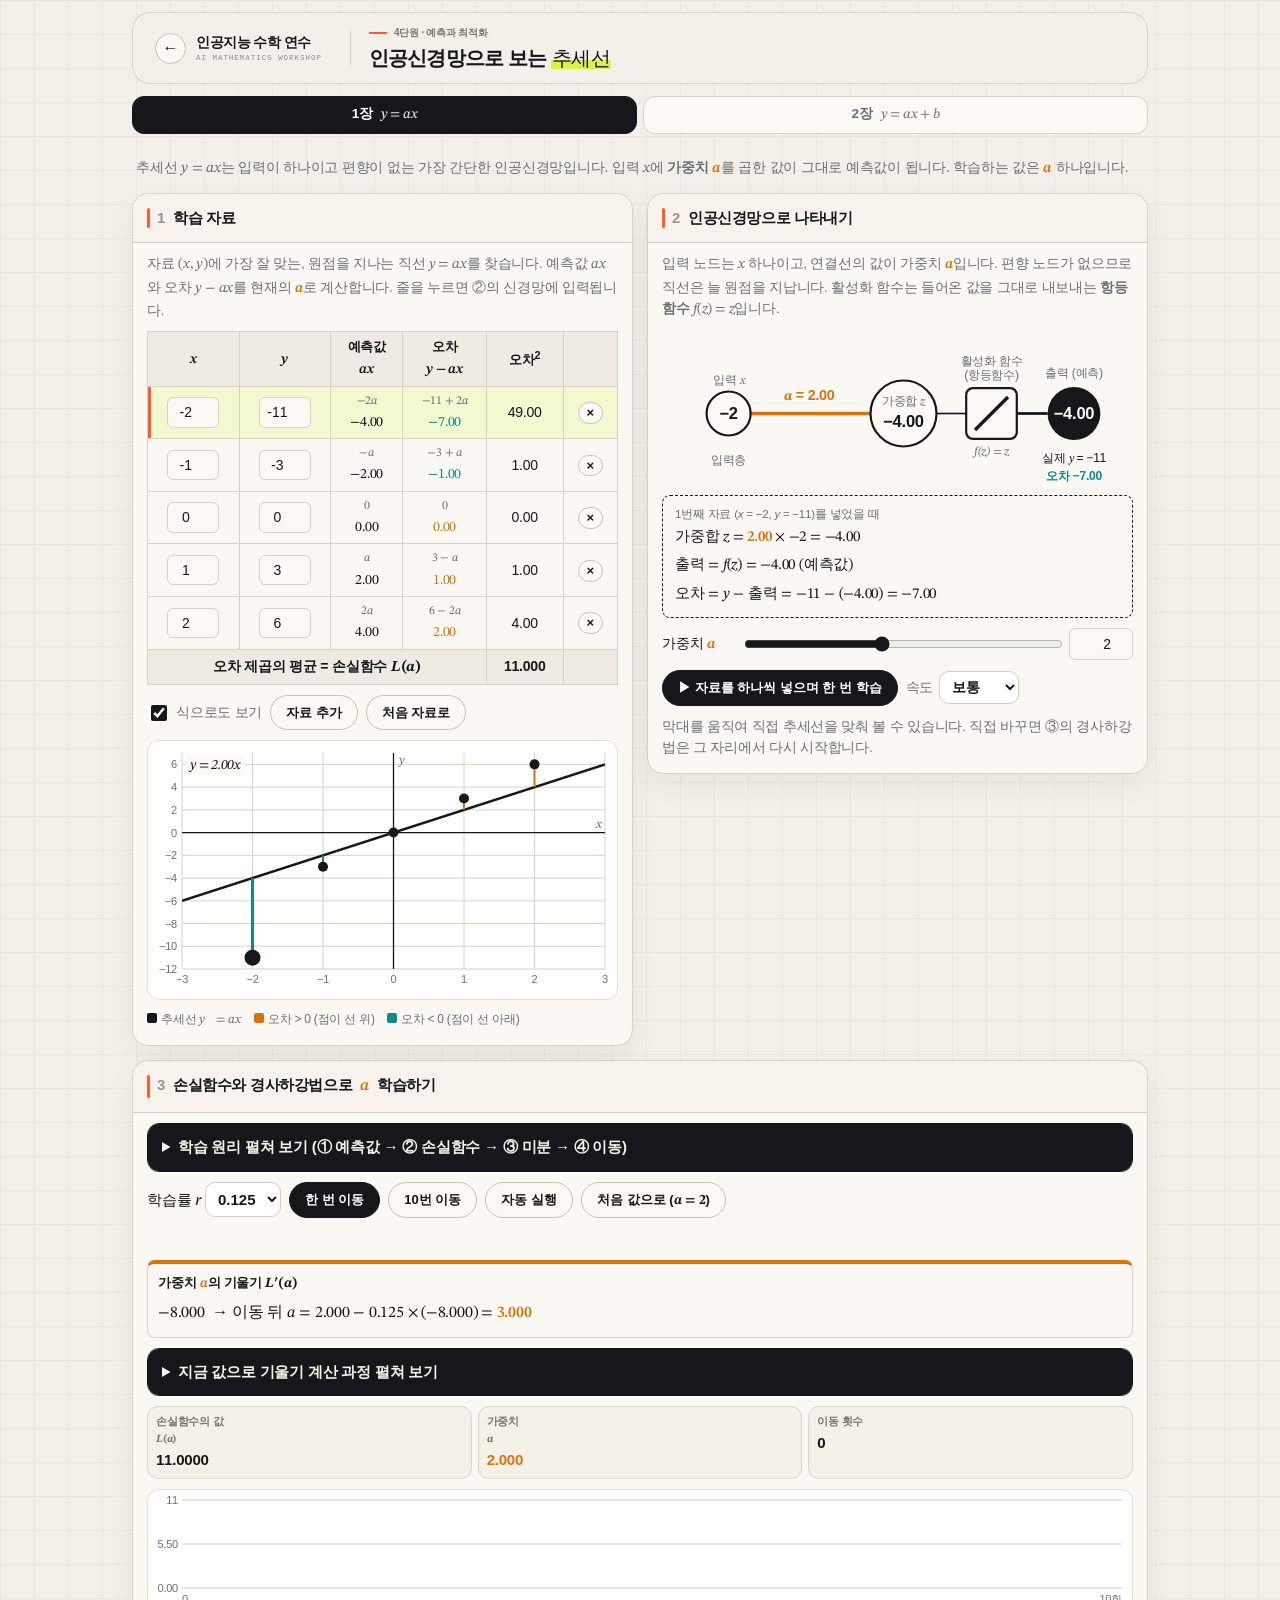
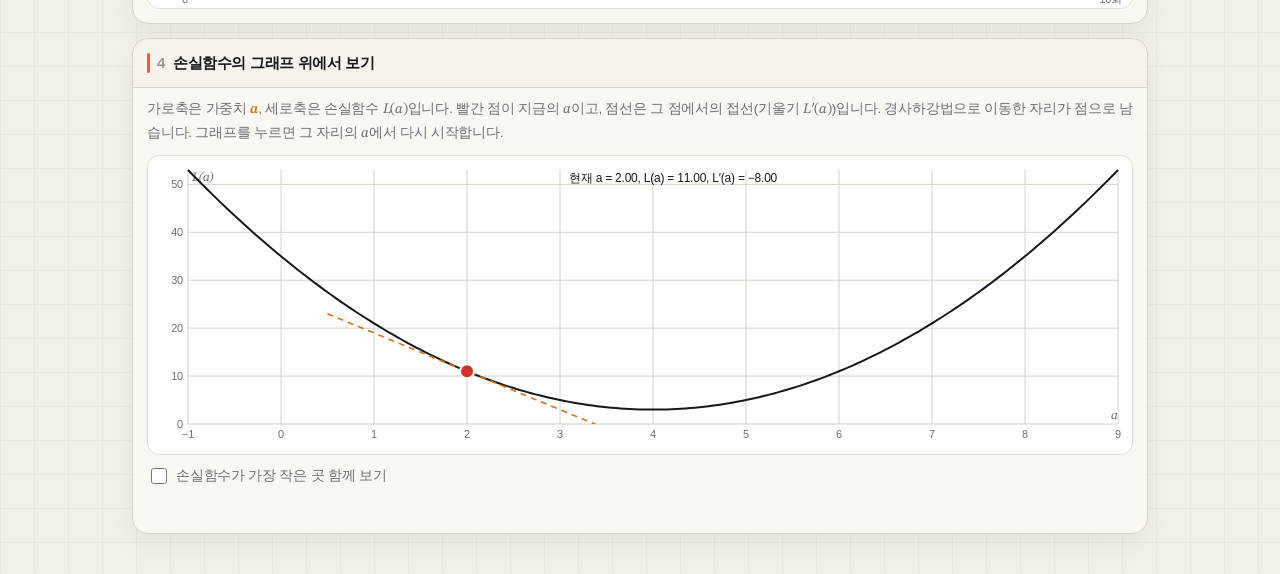
<file: trendline-nn/index.html>
<!DOCTYPE html>
<html lang="ko">
<head>
<meta charset="utf-8">
<meta name="viewport" content="width=device-width, initial-scale=1">
<title>인공신경망으로 보는 추세선</title>
<link rel="preconnect" href="https://fonts.googleapis.com">
<link href="https://fonts.googleapis.com/css2?family=IBM+Plex+Sans+KR:wght@400;500;600;700&family=STIX+Two+Text:ital,wght@0,400;0,600;1,400;1,600&display=swap" rel="stylesheet">
<style>
/* 1장 y = ax, 2장 y = ax + b. 장마다: 학습 자료·신경망(2단) → 손실함수와 경사하강법 → 손실함수 그래프(지도) */
:root{
  --bg:#f2f0e9; --panel:#fbf9f3; --ink:#15171a; --sub:#6b6f74; --line:#d8d2c7;
  --accent:#15171a; --wa:#d9730d; --wb:#0f8a8a; --pos:#d9730d; --neg:#0f8a8a; --bad:#d0342c; --good:#1f8a52; --cell:#efebe2;
  --font-body:Pretendard,"Apple SD Gothic Neo","Noto Sans KR","Malgun Gothic",-apple-system,BlinkMacSystemFont,sans-serif; --faint:#9a958a;
  --font-math:"STIX Two Text","Times New Roman",serif;
}
*{box-sizing:border-box}
html,body{margin:0}
body{background:var(--bg);color:var(--ink);font-family:var(--font-body);font-size:15px;line-height:1.6}
main{max-width:980px;margin:0 auto;padding:20px 16px 40px;display:grid;gap:14px}
.app{display:grid;gap:14px}
header h1{font-size:22px;line-height:1.3;margin:0 0 10px;text-wrap:balance}
header p{margin:0;color:var(--sub);max-width:66ch}
.chapters{display:grid;grid-template-columns:repeat(2,1fr);gap:6px;margin-bottom:10px}
.chapters a{display:flex;flex-direction:column;align-items:center;padding:6px 4px;border-radius:10px;border:1px solid var(--line);background:var(--panel);color:var(--sub);text-decoration:none;font-weight:600;font-size:13.5px;line-height:1.25;text-align:center}
.chapters a small{font-size:12px;font-weight:500;opacity:.85;font-family:var(--font-math)}
.chapters a.cur{background:var(--ink);color:var(--panel);border-color:var(--ink)}
.chapters a:focus-visible{outline:2px solid var(--accent);outline-offset:2px}
@media (min-width:860px){.chapters a{flex-direction:row;justify-content:center;gap:8px;padding:9px}.chapters a small{font-size:14px}}
.cols{display:grid;gap:14px}
@media (min-width:820px){.cols{grid-template-columns:1fr 1fr;align-items:start}}
section{background:var(--panel);border:1px solid var(--line);border-radius:10px;padding:14px;display:grid;gap:10px;min-width:0}
h2{font-size:16px;margin:0;display:flex;gap:8px;align-items:baseline;flex-wrap:wrap}
h2 .n{font-family:var(--font-math);color:var(--accent);font-weight:600}
.note{color:var(--sub);font-size:13.5px;margin:0}
.m{font-family:var(--font-math);font-size:1.08em;white-space:nowrap}
.m i,.formula i{font-style:italic}
.frac{display:inline-flex;flex-direction:column;vertical-align:middle;text-align:center;line-height:1.15;font-size:.92em}
.frac>span:first-child{border-bottom:1px solid currentColor;padding:0 3px}
.formula{font-family:var(--font-math);font-size:17px;overflow-x:auto;padding:4px 0;white-space:nowrap}
.num{font-variant-numeric:tabular-nums}
.ca{color:var(--wa);font-weight:600} .cb{color:var(--wb);font-weight:600}
[hidden]{display:none !important}

/* 표 */
.tblwrap{overflow-x:auto}
table.dt{border-collapse:collapse;width:100%;font-size:14px;font-variant-numeric:tabular-nums}
.dt th,.dt td{border:1px solid var(--line);padding:5px 6px;text-align:center;white-space:nowrap}
.dt th{background:var(--cell);font-weight:600;font-size:13px}
.dt td.ex{font-family:var(--font-math)}
.dt tbody tr{cursor:pointer}
.dt tbody tr.fed td{background:color-mix(in srgb,var(--accent) 12%,var(--panel))}
.dt tbody tr.fed td:first-child{box-shadow:inset 3px 0 0 var(--accent)}
.dt input{width:52px;font:inherit;text-align:center;padding:3px 2px;border:1px solid var(--line);border-radius:6px;background:var(--panel);color:var(--ink)}
.dt .sym{display:block;font-size:12px;color:var(--sub);font-family:var(--font-math)}
.dt .neg{color:var(--neg)} .dt .pos{color:var(--pos)}
.dt tfoot td{font-weight:700;background:var(--cell)}
@media (max-width:520px){.dt th,.dt td{padding:4px 3px}.dt input{width:44px}}

/* 조작부 */
canvas{width:100%;display:block;border:1px solid var(--line);border-radius:8px;background:var(--panel)}
canvas.sc{height:260px} canvas.lc{height:300px;cursor:crosshair;touch-action:none} canvas.hc{height:120px}
.row{display:flex;flex-wrap:wrap;gap:8px;align-items:center}
button.b{font:inherit;font-weight:600;padding:8px 12px;border-radius:8px;border:1px solid var(--line);background:var(--panel);color:var(--ink);cursor:pointer}
button.b.p{background:var(--accent);border-color:var(--accent);color:var(--panel)}
button.b:focus-visible,input:focus-visible,select:focus-visible,summary:focus-visible{outline:2px solid var(--accent);outline-offset:2px}
select{font:inherit;padding:7px 8px;border-radius:8px;border:1px solid var(--line);background:var(--panel);color:var(--ink)}
.chk{display:flex;align-items:center;gap:6px;font-size:13.5px;color:var(--sub)}
.chk input{width:16px;height:16px;accent-color:var(--accent)}
.stats{display:grid;grid-template-columns:repeat(4,1fr);gap:6px}
.stats.s3{grid-template-columns:repeat(3,1fr)}
@media (max-width:560px){.stats,.stats.s3{grid-template-columns:repeat(2,1fr)}}
.stat{border:1px solid var(--line);border-radius:8px;padding:6px 8px;min-width:0}
.stat span{display:block;font-size:12px;color:var(--sub)}
.stat strong{font-size:15px}
.msg{font-size:13.5px;min-height:1.6em;margin:0}
.msg.warn{color:var(--bad);font-weight:600}
.sliders{display:grid;gap:8px}
.sl{display:grid;grid-template-columns:72px 1fr 64px;gap:8px;align-items:center;font-size:14px}
.sl input[type=range]{width:100%}
.sl input[type=number]{width:100%;font:inherit;padding:4px 6px;border:1px solid var(--line);border-radius:6px;background:var(--panel);color:var(--ink);text-align:right}
[data-id=rA]{accent-color:var(--wa)} [data-id=rB]{accent-color:var(--wb)}

/* 신경망 */
.netwrap{display:flex;justify-content:center}
svg.net{width:100%;max-width:440px;height:auto;display:block}
svg.net text{font-family:var(--font-body);font-size:11px;fill:var(--ink);font-variant-numeric:tabular-nums}
svg.net .sub{fill:var(--sub)}
svg.net .mt{font-family:var(--font-math);font-style:italic}
svg.net .wl{paint-order:stroke;stroke:var(--panel);stroke-width:4px;font-size:13px;font-weight:700}
svg.net .big{font-size:15px;font-weight:700}
svg.net .pulse{opacity:0}
svg.net .glow{font-size:16px;stroke-width:7px}
.calc{border:1px dashed var(--accent);border-radius:8px;padding:8px 12px;font-size:14px;line-height:1.9}
.calc .lb{display:block;font-size:11.5px;color:var(--sub);line-height:1.4;margin-top:2px}
.calc .m{white-space:normal}

/* 자료를 하나씩 넣는 애니메이션 */
@keyframes popIn{from{opacity:0}to{opacity:1}}
svg.net .popin{animation:popIn .45s ease}
.accbox{border:2px solid var(--accent);border-radius:10px;padding:10px 12px;display:grid;gap:8px}
.acchd{font-size:13px;font-weight:700;color:var(--accent)}
table.acc{font-size:13px}
.acc td,.acc th{padding:4px 5px}
.acc tbody tr{cursor:default}
.acc tr.now td{background:color-mix(in srgb,var(--accent) 14%,var(--panel));font-weight:700}
.acc tr.wait td{color:var(--line)}
.acc tr.pop td{animation:popIn .45s ease}
.acc .sh{display:none;font-family:var(--font-body)}
@media (max-width:520px){.acc .lg{display:none}.acc .sh{display:inline}table.acc{font-size:12px}.acc td,.acc th{padding:4px 3px}.acc th .m{font-size:.95em}}
.accres{font-family:var(--font-math);font-size:15px;line-height:2;white-space:normal}
.accres .lb{display:block;font-family:var(--font-body);font-size:11.5px;color:var(--sub);line-height:1.4}
.accres .hit{background:color-mix(in srgb,var(--accent) 16%,transparent);border-radius:4px;padding:0 3px;animation:popIn .45s ease}
@media (prefers-reduced-motion:reduce){svg.net .popin,.acc tr.pop td,.accres .hit{animation:none}}

/* 펼쳐 보기 */
.fold{border:1px solid #2b4acb;border-radius:8px}
.fold summary{cursor:pointer;padding:12px 14px;font-weight:700;font-size:15px;color:#ffffff;background:#2b4acb;border-radius:7px;line-height:1.5}
.fold[open] summary{border-radius:7px 7px 0 0;margin-bottom:12px}
.fold summary .m{color:#ffffff}
.foldin{display:grid;gap:10px;padding:0 12px 12px;min-width:0}
.mstep{border:1px solid var(--line);border-left:4px solid var(--accent);border-radius:8px;padding:10px 12px;display:grid;gap:6px}
.mstep .hd{font-weight:700;font-size:14.5px}
.mstep p{margin:0;font-size:14px;line-height:1.75}
.mstep .formula{font-size:17px;white-space:normal;line-height:2}
.sum{display:inline-flex;flex-direction:column;align-items:center;vertical-align:middle;line-height:1;font-size:.9em;margin:0 2px}
.sum b{font-size:1.45em;font-weight:400;line-height:1}
.sum small{font-size:.62em}
.nw{white-space:nowrap}

/* 기울기 카드 */
.grads{display:grid;grid-template-columns:repeat(auto-fit,minmax(220px,1fr));gap:10px}
.gc{border:1px solid var(--line);border-top:4px solid var(--line);border-radius:8px;padding:8px 10px;display:grid;gap:4px}
.gc.a{border-top-color:var(--wa)} .gc.b{border-top-color:var(--wb)}
.gc .gt{font-size:13px;font-weight:700}
.gc .gv{font-family:var(--font-math);font-size:16px;white-space:normal;line-height:1.9}
.work .formula{font-size:15.5px;white-space:normal;line-height:2}
.legend{display:flex;gap:12px;font-size:12px;color:var(--sub);flex-wrap:wrap}
.legend i{display:inline-block;width:10px;height:10px;border-radius:2px;margin-right:4px}

/* ===== 홈페이지 톤 (인공지능 수학 연수 공통 테마에 맞춤) ===== */
body{background:linear-gradient(rgba(21,23,26,.035) 1px,transparent 1px),linear-gradient(90deg,rgba(21,23,26,.035) 1px,transparent 1px),var(--bg);background-size:34px 34px;letter-spacing:-.015em;-webkit-font-smoothing:antialiased;min-height:100vh}
main{max-width:1040px;padding:12px 12px 40px;gap:12px}
header.topbar{min-height:72px;display:flex;gap:14px;justify-content:space-between;align-items:center;padding:10px 14px;background:rgba(242,240,233,.9);border:1px solid var(--line);border-radius:18px;backdrop-filter:blur(14px)}
.brand-area{display:flex;align-items:center;gap:18px;min-width:0}
.home-link{display:flex;align-items:center;gap:10px;flex:none;color:var(--ink);text-decoration:none;padding:7px 10px 7px 8px;border-radius:12px;transition:background .18s ease}
.home-link:hover{background:#e7e3d9}
.home-arrow{width:31px;height:31px;border:1px solid #c9c4b8;border-radius:50%;display:grid;place-items:center;font-size:16px;line-height:1;background:#fbf9f3}
.brand-copy{display:block;line-height:1.15}
.brand-copy strong{display:block;font-size:14px;font-weight:800;letter-spacing:-.035em}
.brand-copy small{display:block;margin-top:4px;color:#8a8d90;font-family:ui-monospace,SFMono-Regular,Consolas,monospace;font-size:7.5px;letter-spacing:.13em;white-space:nowrap}
.top-divider{width:1px;height:34px;background:#d3cec3;flex:none}
.title-row{display:block;min-width:0}
.eyebrow{display:flex;align-items:center;gap:7px;margin-bottom:4px;color:#7b7770;font-size:10px;font-weight:750;white-space:nowrap}
.eyebrow span{display:block;width:18px;height:2px;background:#ff5a30}
header.topbar h1{font-size:clamp(18px,1.6vw,24px);margin:0;font-weight:800;letter-spacing:-.04em;line-height:1.3;text-wrap:balance}
header.topbar h1 em{font-style:normal;font-weight:500;background:linear-gradient(transparent 60%,#d9f24f 0);padding:0 .04em}
p.intro{margin:0 4px;color:var(--sub);font-size:14px;line-height:1.7;max-width:none}
@media (max-width:820px){.top-divider,.brand-copy{display:none}.home-link{padding-left:2px}.eyebrow{white-space:normal}}
@media (max-width:520px){main{padding:7px 7px 32px}header.topbar{border-radius:14px;padding:9px 10px}header.topbar h1{font-size:20px;line-height:1.25}}
section{background:rgba(251,249,243,.96);border:1px solid var(--line);border-radius:16px;box-shadow:0 10px 28px rgba(21,23,26,.055);padding:0 14px 14px}
section>h2{margin:0 -14px;padding:12px 14px 12px 24px;background:rgba(247,244,236,.92);border-bottom:1px solid var(--line);border-radius:16px 16px 0 0;font-size:15px;font-weight:800;letter-spacing:-.025em;position:relative}
section>h2::before{content:"";position:absolute;left:14px;top:14px;bottom:14px;width:3px;border-radius:3px;background:#ff5a30}
h2 .n{color:var(--faint);font-family:inherit;font-weight:800}
button.b{border:1px solid #c9c4b8;background:#fbf9f3;border-radius:999px;font-weight:700;font-size:13px;padding:9px 15px;line-height:1.2;transition:background .15s ease,border-color .15s ease,transform .15s ease}
button.b:hover:not(:disabled){border-color:#15171a;background:#f2efe6;transform:translateY(-1px)}
button.b.p{background:#15171a;border-color:#15171a;color:#fff}
button.b.p:hover:not(:disabled){background:#2b2e31}
select{border-radius:10px;border-color:#d3cec3;background:#fff;font-weight:600}
input[type=range]{accent-color:#15171a}
.stat{background:#f4f1e9;border-color:#ddd7cc;border-radius:11px}
.stat span{font-weight:700;font-size:11px;color:#77736d}
.stat strong{font-weight:850}
canvas{background:#fff;border-color:#e3ded4;border-radius:12px}
.fold{border-color:#15171a;border-radius:12px}
.fold summary{background:#15171a;color:#f6f2e9;border-radius:11px}
.fold[open] summary{border-radius:11px 11px 0 0}
.fold summary .m{color:#f6f2e9}
.chapters a{border-radius:12px;border-color:var(--line);background:#fbf9f3}
.chapters a.cur{background:#15171a;color:#fff;border-color:#15171a}
.dt tbody tr.fed td{background:#f2f8d0}
.dt tbody tr.fed td:first-child{box-shadow:inset 3px 0 0 #ff5a30}
.acc tr.now td{background:#eef6c2}
.accbox,.calc{border-color:#15171a}
</style>
</head>
<body>
<main>
<header class="topbar">
  <div class="brand-area">
    <a class="home-link" href="../#tools" aria-label="연수 자료실로">
      <span class="home-arrow">←</span>
      <span class="brand-copy"><strong>인공지능 수학 연수</strong><small>AI MATHEMATICS WORKSHOP</small></span>
    </a>
    <span class="top-divider" aria-hidden="true"></span>
    <div class="title-row">
      <div class="eyebrow"><span></span>4단원 · 예측과 최적화</div>
      <h1>인공신경망으로 보는 <em>추세선</em></h1>
    </div>
  </div>
</header>
<nav class="chapters" aria-label="장 선택">
    <a href="#ch1" data-ch="1">1장<small><i>y</i> = <i>ax</i></small></a>
    <a href="#ch2" data-ch="2">2장<small><i>y</i> = <i>ax</i> + <i>b</i></small></a>
</nav>
<p id="intro" class="intro"></p>
<div class="app" id="app1"></div>
<div class="app" id="app2" hidden></div>
</main>

<script>
(function(){
  "use strict";
  // ================= 공통 도구 =================
  function fmt(v,k){if(!isFinite(v))return "∞";var s=v.toFixed(k);if(parseFloat(s)===0)s=(0).toFixed(k);return s.replace("-","−")}
  function par(v,k){var s=fmt(v,k);return s.charAt(0)==="−"?"("+s+")":s}
  function sgn(v,k){var s=fmt(Math.abs(v),k);return (v<0&&parseFloat(s)!==0?" − ":" + ")+s}
  function css(nm){return getComputedStyle(document.documentElement).getPropertyValue(nm).trim()}
  function I(s){return '<i>'+s+'</i>'}
  function xnum(x){return fmt(x,Math.abs(x%1)>1e-9?2:0)}
  function setup(cv){
    var w=cv.clientWidth,h=cv.clientHeight,d=window.devicePixelRatio||1;
    cv.width=Math.max(1,Math.round(w*d));cv.height=Math.max(1,Math.round(h*d));
    var c=cv.getContext("2d");c.setTransform(d,0,0,d,0,0);return {c:c,w:w,h:h};
  }
  var FRAC=function(a,b){return '<span class="frac"><span>'+a+'</span><span>'+b+'</span></span>'};
  var SIG='<span class="sum"><small><i>n</i></small><b>Σ</b><small><i>i</i>=1</small></span>';

  // ================= 장 설정 =================
  var CFG={
    1:{B:false,base:[[-2,-11],[-1,-3],[0,0],[1,3],[2,6]],a0:2,b0:0,etas:["0.01","0.05","0.1","0.125","0.25","0.4","0.5","0.55"],eta:"0.125",
       ux:"",uy:"",aR:[-4,10],
       intro:'추세선 <span class="m"><i>y</i> = <i>ax</i></span>는 입력이 하나이고 편향이 없는 가장 간단한 인공신경망입니다. 입력 <span class="m"><i>x</i></span>에 <b>가중치</b> <span class="m ca"><i>a</i></span>를 곱한 값이 그대로 예측값이 됩니다. 학습하는 값은 <span class="m ca"><i>a</i></span> 하나입니다.',
       data:'자료 <span class="m">(<i>x</i>, <i>y</i>)</span>에 가장 잘 맞는, 원점을 지나는 직선 <span class="m"><i>y</i> = <i>ax</i></span>를 찾습니다. 예측값 <span class="m"><i>ax</i></span>와 오차 <span class="m"><i>y</i> − <i>ax</i></span>를 현재의 <span class="m ca"><i>a</i></span>로 계산합니다. 줄을 누르면 ②의 신경망에 입력됩니다.'},
    2:{B:true,base:[[1,5],[2,4],[5,3],[6,1]],a0:0,b0:0,etas:["0.001","0.005","0.01","0.02","0.05","0.06"],eta:"0.02",
       ux:"(L)",uy:"(시간)",aR:[-3,3],
       intro:'추세선 <span class="m"><i>f</i>(<i>x</i>) = <i>ax</i> + <i>b</i></span>는 입력이 하나인 인공신경망입니다. 입력 <span class="m"><i>x</i></span>에 <b>가중치</b> <span class="m ca"><i>a</i></span>를 곱하고, 항상 1인 입력에 <b>편향</b> <span class="m cb"><i>b</i></span>를 곱해 더한 <b>가중합</b>이 그대로 예측값이 됩니다. 학습하는 값은 <span class="m ca"><i>a</i></span>, <span class="m cb"><i>b</i></span> 두 개입니다.',
       data:'연료 <span class="m"><i>x</i></span>L에 대한 작동 시간 <span class="m"><i>y</i></span>시간입니다. 추세선에 따른 <b>예측 작동 시간</b> <span class="m"><i>ax</i> + <i>b</i></span>와 <b>오차</b> <span class="m"><i>y</i> − <i>ax</i> − <i>b</i></span>를 현재의 <span class="m ca"><i>a</i></span>, <span class="m cb"><i>b</i></span>로 계산합니다. 줄을 누르면 ②의 신경망에 입력됩니다.'}
  };

  // ================= 화면 틀 =================
  function tpl(ch,C){
    var B=C.B, E=B?I('y')+' − '+I('ax')+' − '+I('b'):I('y')+' − '+I('ax'), P=B?I('ax')+' + '+I('b'):I('ax');
    var dA=B?FRAC('∂<i>L</i>','∂<i>a</i>'):"<i>L</i>′(<i>a</i>)", dB=FRAC('∂<i>L</i>','∂<i>b</i>');
    var Lab=B?'<i>L</i>(<i>a</i>, <i>b</i>)':'<i>L</i>(<i>a</i>)';
    var h='';
    h+='<div class="cols"><section><h2><span class="n">1</span>학습 자료</h2><p class="note">'+C.data+'</p>'+
      '<div class="tblwrap"><table class="dt" data-id="dt"></table></div>'+
      '<div class="row"><label class="chk"><input type="checkbox" data-id="showSym" checked> 식으로도 보기</label><button class="b" data-id="addRow" type="button">자료 추가</button><button class="b" data-id="resetData" type="button">처음 자료로</button></div>'+
      '<canvas class="sc" data-id="sc" role="img" aria-label="산점도와 추세선, 점마다 오차를 세로선으로 표시"></canvas>'+
      '<div class="legend"><span><i style="background:var(--accent)"></i>추세선 <span class="m"><i>y</i> = '+P+'</span></span><span><i style="background:var(--pos)"></i>오차 &gt; 0 (점이 선 위)</span><span><i style="background:var(--neg)"></i>오차 &lt; 0 (점이 선 아래)</span></div></section>';
    h+='<section><h2><span class="n">2</span>인공신경망으로 나타내기</h2>'+
      (B?'<p class="note">입력 노드는 <span class="m"><i>x</i></span>와 항상 1인 편향 노드 두 개입니다. 연결선의 값이 가중치 <span class="m ca"><i>a</i></span>와 편향 <span class="m cb"><i>b</i></span>이고, 활성화 함수는 들어온 값을 그대로 내보내는 <b>항등함수</b> <span class="m"><i>f</i>(<i>z</i>) = <i>z</i></span>입니다.</p>'
         :'<p class="note">입력 노드는 <span class="m"><i>x</i></span> 하나이고, 연결선의 값이 가중치 <span class="m ca"><i>a</i></span>입니다. 편향 노드가 없으므로 직선은 늘 원점을 지납니다. 활성화 함수는 들어온 값을 그대로 내보내는 <b>항등함수</b> <span class="m"><i>f</i>(<i>z</i>) = <i>z</i></span>입니다.</p>')+
      '<div class="netwrap"><svg class="net" data-id="net" viewBox="0 0 400 250" role="img" aria-label="인공신경망"></svg></div>'+
      '<div class="calc num" data-id="calc"></div>'+
      '<div class="sliders"><div class="sl"><label>가중치 <span class="m ca"><i>a</i></span></label><input type="range" data-id="rA" min="'+C.aR[0]+'" max="'+C.aR[1]+'" step="0.01" aria-label="가중치 a 막대"><input type="number" data-id="nA" step="0.01" aria-label="가중치 a"></div>'+
      (B?'<div class="sl"><label>편향 <span class="m cb"><i>b</i></span></label><input type="range" data-id="rB" min="-4" max="10" step="0.01" aria-label="편향 b 막대"><input type="number" data-id="nB" step="0.01" aria-label="편향 b"></div>':'')+'</div>'+
      '<div class="row"><button class="b p" data-id="animRun" type="button">▶ 자료를 하나씩 넣으며 한 번 학습</button><label class="chk">속도 <select data-id="spd"><option value="1.7">느리게</option><option value="1" selected>보통</option><option value="0.45">빠르게</option></select></label></div>'+
      '<div class="accbox" data-id="accBox" hidden><div class="acchd" data-id="accHd"></div><div class="tblwrap"><table class="dt acc" data-id="accT"></table></div><div class="accres" data-id="accRes"></div></div>'+
      '<p class="note">막대를 움직여 직접 추세선을 맞춰 볼 수 있습니다. 직접 바꾸면 ③의 경사하강법은 그 자리에서 다시 시작합니다.</p></section></div>';
    // 3. 학습 원리
    var th='';
    th+='<div class="mstep"><div class="hd">① 자료마다 예측값과 오차 구하기</div><p><span class="m"><i>i</i></span>번째 자료를 <span class="m">(<i>x</i><sub><i>i</i></sub>, <i>y</i><sub><i>i</i></sub>)</span>라 하면 인공신경망의 예측값은 가중합 <span class="m">'+(B?'<i>ax</i><sub><i>i</i></sub> + <i>b</i> × 1':'<i>ax</i><sub><i>i</i></sub>')+'</span>이고, 활성화 함수가 항등함수이므로 이 값이 그대로 출력됩니다. 실제값과의 차 <span class="m"><i>y</i><sub><i>i</i></sub> − <i>ax</i><sub><i>i</i></sub>'+(B?' − <i>b</i>':'')+'</span>가 오차입니다.</p></div>';
    var term=function(k){return '(<i>y</i><sub>'+k+'</sub> − <i>ax</i><sub>'+k+'</sub>'+(B?' − <i>b</i>':'')+')<sup>2</sup>'};
    th+='<div class="mstep"><div class="hd">② '+(B?'두 변수의':'한 변수의')+' 손실함수: 오차 제곱의 평균</div><div class="formula">'+Lab+' = '+FRAC('1','<i>n</i>')+'{'+term('1')+' + '+term('2')+' + ⋯ + '+term('<i>n</i>')+'} <span class="nw">= '+FRAC('1','<i>n</i>')+SIG+term('<i>i</i>')+'</span></div><p>지금 자료로 쓰면 다음과 같습니다.</p><div class="formula" data-id="lossSym"></div>'+(B?'':'<div class="formula" data-id="lossPoly"></div><p>'+I('a')+'에 대한 이차함수이므로 그래프는 아래로 볼록한 포물선이고, 꼭짓점에서 손실함수의 값이 가장 작습니다.</p>')+'</div>';
    if(B){
      th+='<div class="mstep"><div class="hd">③ 가중치와 편향에 대한 기울기 (편미분)</div><p><span class="m"><i>b</i></span>를 상수로 보고 <span class="m"><i>a</i></span>에 대하여 미분하면, <span class="m">(<i>y</i><sub><i>i</i></sub> − <i>ax</i><sub><i>i</i></sub> − <i>b</i>)<sup>2</sup></span>의 미분은 <span class="m">−2<i>x</i><sub><i>i</i></sub>(<i>y</i><sub><i>i</i></sub> − <i>ax</i><sub><i>i</i></sub> − <i>b</i>)</span>입니다. <span class="m"><i>a</i></span>를 상수로 보고 <span class="m"><i>b</i></span>에 대하여 미분하면 <span class="m">−2(<i>y</i><sub><i>i</i></sub> − <i>ax</i><sub><i>i</i></sub> − <i>b</i>)</span>입니다.</p>'+
        '<div class="formula">'+dA+' = −'+FRAC('2','<i>n</i>')+SIG+'<i>x</i><sub><i>i</i></sub>(<i>y</i><sub><i>i</i></sub> − <i>ax</i><sub><i>i</i></sub> − <i>b</i>), &nbsp;&nbsp; '+dB+' = −'+FRAC('2','<i>n</i>')+SIG+'(<i>y</i><sub><i>i</i></sub> − <i>ax</i><sub><i>i</i></sub> − <i>b</i>)</div>'+
        '<p>신경망으로 보면 <span class="m"><i>a</i></span>의 기울기는 오차에 그 연결선의 입력 <span class="m"><i>x</i><sub><i>i</i></sub></span>를 곱해 모은 것이고, <span class="m"><i>b</i></span>의 기울기는 오차에 편향 노드의 입력 1을 곱해 모은 것입니다. 입력이 클수록 그 연결선의 가중치가 오차에 더 큰 책임을 집니다.</p></div>'+
        '<div class="mstep"><div class="hd">④ 두 값을 동시에 이동</div><div class="formula"><i>a</i> ← <i>a</i> − <i>r</i> × '+dA+', &nbsp;&nbsp; <i>b</i> ← <i>b</i> − <i>r</i> × '+dB+'</div><p><span class="m"><i>r</i></span>는 학습률입니다. 지금의 <span class="m"><i>a</i></span>, <span class="m"><i>b</i></span>로 기울기 두 개를 <b>먼저 모두 계산한 다음</b> 두 값을 한꺼번에 바꿉니다. 학습률이 너무 크면 손실함수의 값이 오히려 커지며 발산합니다.</p></div>';
    }else{
      th+='<div class="mstep"><div class="hd">③ 가중치에 대한 기울기 (미분)</div><p><span class="m">(<i>y</i><sub><i>i</i></sub> − <i>ax</i><sub><i>i</i></sub>)<sup>2</sup></span>을 <span class="m"><i>a</i></span>에 대하여 미분하면 <span class="m">−2<i>x</i><sub><i>i</i></sub>(<i>y</i><sub><i>i</i></sub> − <i>ax</i><sub><i>i</i></sub>)</span>입니다.</p>'+
        '<div class="formula">'+dA+' = −'+FRAC('2','<i>n</i>')+SIG+'<i>x</i><sub><i>i</i></sub>(<i>y</i><sub><i>i</i></sub> − <i>ax</i><sub><i>i</i></sub>)</div>'+
        '<p>신경망으로 보면 <span class="m"><i>a</i></span>의 기울기는 자료마다 오차에 그 연결선의 입력 <span class="m"><i>x</i><sub><i>i</i></sub></span>를 곱해 모은 것입니다. <span class="m"><i>x</i><sub><i>i</i></sub></span>가 0인 자료는 <span class="m"><i>a</i></span>를 바꿔도 예측값이 변하지 않으므로 기울기에 아무 영향도 주지 않습니다.</p></div>'+
        '<div class="mstep"><div class="hd">④ 기울기의 반대 방향으로 이동</div><div class="formula"><i>a</i> ← <i>a</i> − <i>r</i> × '+dA+'</div><p><span class="m"><i>r</i></span>는 학습률입니다. 기울기가 음수이면 <span class="m"><i>a</i></span>가 커지고, 양수이면 작아져 손실함수의 그래프를 따라 꼭짓점 쪽으로 내려갑니다. 학습률이 너무 크면 꼭짓점을 지나쳐 좌우로 진동하거나 발산합니다.</p></div>';
    }
    var opts=C.etas.map(function(v){return '<option value="'+v+'"'+(v===C.eta?' selected':'')+'>'+v+'</option>'}).join("");
    h+='<section><h2><span class="n">3</span>손실함수와 경사하강법으로 <span class="m ca"><i>a</i></span>'+(B?', <span class="m cb"><i>b</i></span>':'')+' 학습하기</h2>'+
      '<details class="fold"><summary>학습 원리 펼쳐 보기 (① 예측값 → ② 손실함수 → ③ '+(B?'편미분':'미분')+' → ④ '+(B?'동시 이동':'이동')+')</summary><div class="foldin">'+th+'</div></details>'+
      '<div class="row"><label>학습률 <span class="m"><i>r</i></span> <select data-id="eta">'+opts+'</select></label>'+
      '<button class="b p" data-id="step1" type="button">한 번 이동</button><button class="b" data-id="step10" type="button">10번 이동</button><button class="b" data-id="auto" type="button">자동 실행</button>'+
      '<button class="b" data-id="reset0" type="button">처음 값으로 (<span class="m"><i>a</i> = '+C.a0+(B?', <i>b</i> = '+C.b0:'')+'</span>)</button></div>'+
      '<p class="msg num" data-id="msg"></p>'+
      '<div class="grads"><div class="gc a"><div class="gt">가중치 <span class="m ca"><i>a</i></span>의 기울기 <span class="m">'+dA+'</span></div><div class="gv num" data-id="gA"></div></div>'+
      (B?'<div class="gc b"><div class="gt">편향 <span class="m cb"><i>b</i></span>의 기울기 <span class="m">'+dB+'</span></div><div class="gv num" data-id="gB"></div></div>':'')+'</div>'+
      '<details class="fold"><summary>지금 값으로 기울기 계산 과정 펼쳐 보기</summary><div class="foldin"><div class="work num" data-id="work"></div></div></details>'+
      '<div class="stats num'+(B?'':' s3')+'"><div class="stat"><span>손실함수의 값 <span class="m">'+Lab+'</span></span><strong data-id="vL"></strong></div><div class="stat"><span>가중치 <span class="m"><i>a</i></span></span><strong data-id="vA" class="ca"></strong></div>'+
      (B?'<div class="stat"><span>편향 <span class="m"><i>b</i></span></span><strong data-id="vB" class="cb"></strong></div>':'')+'<div class="stat"><span>이동 횟수</span><strong data-id="vN"></strong></div></div>'+
      '<canvas class="hc" data-id="hc" role="img" aria-label="이동 횟수에 따른 손실함수 값의 변화"></canvas></section>';
    h+='<section><h2><span class="n">4</span>'+(B?'손실함수 지도 위에서 보기':'손실함수의 그래프 위에서 보기')+'</h2>'+
      (B?'<p class="note">가로축은 가중치 <span class="m ca"><i>a</i></span>, 세로축은 편향 <span class="m cb"><i>b</i></span>입니다. 색이 진할수록 손실함수의 값이 작고, 같은 색의 띠는 손실함수의 값이 비슷한 곳(등고선)입니다. 경사하강법으로 이동한 경로가 선으로 남습니다. 지도를 누르면 그 자리의 <span class="m"><i>a</i></span>, <span class="m"><i>b</i></span>에서 다시 시작합니다.</p>'
         :'<p class="note">가로축은 가중치 <span class="m ca"><i>a</i></span>, 세로축은 손실함수 <span class="m"><i>L</i>(<i>a</i>)</span>입니다. 빨간 점이 지금의 <span class="m"><i>a</i></span>이고, 점선은 그 점에서의 접선(기울기 <span class="m"><i>L</i>′(<i>a</i>)</span>)입니다. 경사하강법으로 이동한 자리가 점으로 남습니다. 그래프를 누르면 그 자리의 <span class="m"><i>a</i></span>에서 다시 시작합니다.</p>')+
      '<canvas class="lc" data-id="lc" role="img" aria-label="손실함수와 경사하강법 경로"></canvas>'+
      '<div class="row"><label class="chk"><input type="checkbox" data-id="showMin"> 손실함수가 가장 작은 곳'+(B?'(최소제곱 추세선)':'')+' 함께 보기</label></div><p class="msg num" data-id="minInfo"></p></section>';
    return h;
  }

  // ================= 장 하나 =================
  function makeApp(root,C){
    root.innerHTML=tpl(0,C);
    var B=C.B;
    var $=function(id){return root.querySelector('[data-id="'+id+'"]')};
    var S={data:C.base.map(function(r){return r.slice()}),a:C.a0,b:C.b0,steps:0,hist:[],path:[],feed:0};
    var timer=null,upCount=0,lcCache=null;

    function n(){return S.data.length}
    function bb(){return B?S.b:0}
    function pred(x){return S.a*x+bb()}
    function err(d){return d[1]-pred(d[0])}
    function lossAt(a,b){var t=0;S.data.forEach(function(d){var e=d[1]-a*d[0]-(B?b:0);t+=e*e});return n()?t/n():0}
    function loss(){return lossAt(S.a,S.b)}
    function grads(){var ga=0,gb=0,k=n();S.data.forEach(function(d){var e=err(d);ga+=-2*d[0]*e/k;gb+=-2*e/k});return [ga,B?gb:0]}
    function best(){
      var k=n();if(!k)return null;
      if(!B){var sxx=0,sxy=0;S.data.forEach(function(d){sxx+=d[0]*d[0];sxy+=d[0]*d[1]});return sxx?[sxy/sxx,0]:null}
      if(k<2)return null;var mx=0,my=0;S.data.forEach(function(d){mx+=d[0];my+=d[1]});mx/=k;my/=k;
      var sxx2=0,sxy2=0;S.data.forEach(function(d){sxx2+=(d[0]-mx)*(d[0]-mx);sxy2+=(d[0]-mx)*(d[1]-my)});
      if(sxx2===0)return null;var a=sxy2/sxx2;return [a,my-a*mx];
    }
    function eta(){return parseFloat($("eta").value)}
    // 식으로 쓰기: 예측 2a, a + b / 오차 −11 + 2a, 5 − a − b
    function coefA(c){var s=fmt(Math.abs(c),Math.abs(c%1)>1e-9?2:0);return (Math.abs(Math.abs(c)-1)<1e-12?'':s)+I('a')}
    function symPred(x){
      var s=x===0?'0':(x<0?'−':'')+coefA(x);
      return B?(x===0?I('b'):s+' + '+I('b')):s;
    }
    function symErr(d){
      var y=d[1],c=-d[0],parts=[];
      if(y!==0)parts.push(xnum(y));
      if(c!==0)parts.push((parts.length?(c<0?' − ':' + '):(c<0?'−':''))+coefA(c));
      if(B)parts.push(parts.length?' − '+I('b'):'−'+I('b'));
      return parts.length?parts.join(''):'0';
    }

    // ---------- 1. 표 ----------
    function headP(){return B?I('ax')+' + '+I('b'):I('ax')}
    function headE(){return B?I('y')+' − '+I('ax')+' − '+I('b'):I('y')+' − '+I('ax')}
    function renderTable(){
      var sym=$("showSym").checked,del=n()>1;
      var h='<thead><tr><th><span class="m"><i>x</i></span>'+C.ux+'</th><th><span class="m"><i>y</i></span>'+C.uy+'</th><th>'+(B?'예측 시간':'예측값')+'<br><span class="m">'+headP()+'</span></th><th>오차<br><span class="m">'+headE()+'</span></th><th>오차<sup>2</sup></th>'+(del?'<th></th>':'')+'</tr></thead><tbody>';
      S.data.forEach(function(d,i){
        var e=err(d);
        h+='<tr data-feed="'+i+'"'+(S.feed===i?' class="fed"':'')+'>'+
          '<td><input type="number" step="0.5" data-x="'+i+'" value="'+d[0]+'" aria-label="'+(i+1)+'번째 x"></td>'+
          '<td><input type="number" step="0.5" data-y="'+i+'" value="'+d[1]+'" aria-label="'+(i+1)+'번째 y"></td>'+
          '<td class="ex">'+(sym?'<span class="sym">'+symPred(d[0])+'</span>':'')+fmt(pred(d[0]),2)+'</td>'+
          '<td class="ex '+(e>=0?'pos':'neg')+'">'+(sym?'<span class="sym">'+symErr(d)+'</span>':'')+fmt(e,2)+'</td>'+
          '<td>'+fmt(e*e,2)+'</td>'+(del?'<td><button class="b" style="padding:2px 8px" data-del="'+i+'" aria-label="'+(i+1)+'번째 자료 삭제">×</button></td>':'')+'</tr>';
      });
      h+='</tbody><tfoot><tr><td colspan="4">오차 제곱의 평균 = 손실함수 <span class="m">'+(B?'<i>L</i>(<i>a</i>, <i>b</i>)':'<i>L</i>(<i>a</i>)')+'</span></td><td data-id="tL"></td>'+(del?'<td></td>':'')+'</tr></tfoot>';
      $("dt").innerHTML=h;$("tL").textContent=fmt(loss(),3);
    }
    function updateTableNums(){
      var sym=$("showSym").checked,rows=$("dt").querySelectorAll("tbody tr");
      if(rows.length!==n()){renderTable();return}
      S.data.forEach(function(d,i){
        var td=rows[i].children,e=err(d);
        td[2].innerHTML=(sym?'<span class="sym">'+symPred(d[0])+'</span>':'')+fmt(pred(d[0]),2);
        td[3].className='ex '+(e>=0?'pos':'neg');td[3].innerHTML=(sym?'<span class="sym">'+symErr(d)+'</span>':'')+fmt(e,2);
        td[4].textContent=fmt(e*e,2);rows[i].classList.toggle("fed",S.feed===i);
      });
      $("tL").textContent=fmt(loss(),3);
    }

    // ---------- 1. 산점도 ----------
    function drawScatter(){
      var o=setup($("sc")),c=o.c,W=o.w,H=o.h,pl=34,pr=12,pt=12,pb=30;
      var xs=S.data.map(function(d){return d[0]}),ys=S.data.map(function(d){return d[1]});
      var x0=Math.min(0,Math.min.apply(null,xs)-1),x1=Math.max(B?7:3,Math.max.apply(null,xs)+1);
      var y0=Math.min(0,Math.min.apply(null,ys)-1),y1=Math.max(B?7:3,Math.max.apply(null,ys)+1);
      function px(x){return pl+(x-x0)/(x1-x0)*(W-pl-pr)} function py(y){return H-pb-(y-y0)/(y1-y0)*(H-pt-pb)}
      var ys2=(y1-y0)>14?2:1,xs2=(x1-x0)>14?2:1;
      c.clearRect(0,0,W,H);c.font="11px "+css("--font-body");c.fillStyle=css("--sub");c.strokeStyle=css("--line");c.lineWidth=1;
      for(var gx=Math.ceil(x0/xs2)*xs2;gx<=x1;gx+=xs2){c.beginPath();c.moveTo(px(gx),pt);c.lineTo(px(gx),H-pb);c.stroke();c.textAlign="center";c.fillText(fmt(gx,0),px(gx),H-pb+14)}
      for(var gy=Math.ceil(y0/ys2)*ys2;gy<=y1;gy+=ys2){c.beginPath();c.moveTo(pl,py(gy));c.lineTo(W-pr,py(gy));c.stroke();c.textAlign="right";c.fillText(fmt(gy,0),pl-5,py(gy)+4)}
      c.strokeStyle=css("--ink");c.lineWidth=1.3;
      c.beginPath();c.moveTo(px(x0),py(0));c.lineTo(px(x1),py(0));c.stroke();
      c.beginPath();c.moveTo(px(0),py(y0));c.lineTo(px(0),py(y1));c.stroke();
      c.fillStyle=css("--sub");c.font="italic 13px "+css("--font-math");
      c.textAlign="right";c.fillText("x "+C.ux,W-pr,py(0)-5);c.textAlign="left";c.fillText("y "+C.uy,px(0)+5,pt+11);
      c.save();c.beginPath();c.rect(pl,pt,W-pl-pr,H-pt-pb);c.clip();
      c.strokeStyle=css("--accent");c.lineWidth=2.5;c.beginPath();c.moveTo(px(x0),py(pred(x0)));c.lineTo(px(x1),py(pred(x1)));c.stroke();
      var L=best();
      if($("showMin").checked&&L){c.setLineDash([6,5]);c.strokeStyle=css("--good");c.lineWidth=1.8;c.beginPath();c.moveTo(px(x0),py(L[0]*x0+L[1]));c.lineTo(px(x1),py(L[0]*x1+L[1]));c.stroke();c.setLineDash([])}
      S.data.forEach(function(d,i){var e=err(d);c.strokeStyle=e>=0?css("--pos"):css("--neg");c.lineWidth=S.feed===i?3:2;c.beginPath();c.moveTo(px(d[0]),py(d[1]));c.lineTo(px(d[0]),py(pred(d[0])));c.stroke()});
      c.restore();
      S.data.forEach(function(d,i){c.beginPath();c.arc(px(d[0]),py(d[1]),S.feed===i?6.5:5,0,Math.PI*2);c.fillStyle=css("--ink");c.fill();if(S.feed===i){c.lineWidth=3;c.strokeStyle=css("--accent");c.stroke()}});
      // 추세선 식: 직선이 덜 지나가는 위쪽 모서리에 배경을 깔고 표시
      var lab="y = "+fmt(S.a,2)+"x"+(B?sgn(S.b,2):""),left=py(pred(x0))>py(pred(x1));
      c.font="italic 14px "+css("--font-math");var tw=c.measureText(lab).width,tx=left?pl+8:W-pr-8-tw;
      c.globalAlpha=.9;c.fillStyle=css("--panel");c.fillRect(tx-4,pt+2,tw+8,20);c.globalAlpha=1;
      c.fillStyle=css("--accent");c.textAlign="left";c.fillText(lab,tx,pt+16);
    }

    // ---------- 2. 신경망 ----------
    var NS=3,ANIM={on:false,id:0},CANCEL={};
    var N=B?{ix:46,yx:70,yb:180,sx:205,sy:125,r:30,ax:262,aw:46,ox:360}:{ix:46,yx:125,sx:205,sy:125,r:30,ax:262,aw:46,ox:360};
    function renderNet(){
      if(S.feed>=n())S.feed=0;
      var d=S.data[S.feed]||[0,0],x=d[0],z=pred(x),e=d[1]-z;
      function wcol(w){return w>=0?'var(--pos)':'var(--neg)'}
      function wsw(w){return Math.max(1.2,Math.min(9,Math.abs(w)*(B?2.2:1.2)+1))}
      var h='';
      h+='<line x1="'+(N.ix+20)+'" y1="'+N.yx+'" x2="'+(N.sx-N.r)+'" y2="'+N.sy+'" style="stroke:var(--wa);stroke-width:'+wsw(S.a).toFixed(1)+'"/>';
      h+='<text class="wl" data-id="wlA" x="'+((N.ix+N.sx)/2-6)+'" y="'+(B?((N.yx+N.sy)/2-8):(N.sy-12))+'" text-anchor="middle" style="fill:var(--wa)"><tspan class="mt">a</tspan> = '+fmt(S.a,2)+'</text>';
      if(B){
        h+='<line x1="'+(N.ix+20)+'" y1="'+N.yb+'" x2="'+(N.sx-N.r)+'" y2="'+N.sy+'" style="stroke:var(--wb);stroke-width:'+wsw(S.b).toFixed(1)+'"/>';
        h+='<text class="wl" data-id="wlB" x="'+((N.ix+N.sx)/2-6)+'" y="'+((N.yb+N.sy)/2+20)+'" text-anchor="middle" style="fill:var(--wb)"><tspan class="mt">b</tspan> = '+fmt(S.b,2)+'</text>';
      }
      h+='<circle cx="'+N.ix+'" cy="'+N.yx+'" r="20" style="fill:var(--panel);stroke:var(--ink);stroke-width:2"/><text class="big" x="'+N.ix+'" y="'+(N.yx+5)+'" text-anchor="middle">'+xnum(x)+'</text>';
      h+='<text class="sub" x="'+N.ix+'" y="'+(N.yx-27)+'" text-anchor="middle">입력 <tspan class="mt">x</tspan>'+(B?' (연료)':'')+'</text>';
      if(B){
        h+='<circle cx="'+N.ix+'" cy="'+N.yb+'" r="20" style="fill:var(--cell);stroke:var(--ink);stroke-width:2"/><text class="big" x="'+N.ix+'" y="'+(N.yb+5)+'" text-anchor="middle">1</text>';
        h+='<text class="sub" x="'+N.ix+'" y="'+(N.yb+36)+'" text-anchor="middle">편향 노드</text>';
      }
      h+='<text class="sub" x="'+N.ix+'" y="'+(B?243:N.yx+46)+'" text-anchor="middle">입력층</text>';
      h+='<circle cx="'+N.sx+'" cy="'+N.sy+'" r="'+N.r+'" style="fill:var(--panel);stroke:var(--ink);stroke-width:2"/>';
      h+='<text class="sub" x="'+N.sx+'" y="'+(N.sy-8)+'" text-anchor="middle">가중합 <tspan class="mt">z</tspan></text>';
      h+='<text class="big'+(NS===1?' popin':'')+'" x="'+N.sx+'" y="'+(N.sy+12)+'" text-anchor="middle">'+(NS>=1?fmt(z,2):'?')+'</text>';
      h+='<line x1="'+(N.sx+N.r)+'" y1="'+N.sy+'" x2="'+N.ax+'" y2="'+N.sy+'" style="stroke:var(--ink);stroke-width:1.5"/>';
      h+='<rect x="'+N.ax+'" y="'+(N.sy-23)+'" width="'+N.aw+'" height="46" rx="6" style="fill:var(--panel);stroke:var(--ink);stroke-width:2"/>';
      h+='<line x1="'+(N.ax+8)+'" y1="'+(N.sy+15)+'" x2="'+(N.ax+N.aw-8)+'" y2="'+(N.sy-15)+'" style="stroke:var(--accent);stroke-width:3"/>';
      h+='<text class="sub" x="'+(N.ax+N.aw/2)+'" y="'+(N.sy-44)+'" text-anchor="middle">활성화 함수</text>';
      h+='<text class="sub" x="'+(N.ax+N.aw/2)+'" y="'+(N.sy-31)+'" text-anchor="middle">(항등함수)</text>';
      h+='<text class="sub mt" x="'+(N.ax+N.aw/2)+'" y="'+(N.sy+38)+'" text-anchor="middle">f(z) = z</text>';
      h+='<line x1="'+(N.ax+N.aw)+'" y1="'+N.sy+'" x2="'+(N.ox-24)+'" y2="'+N.sy+'" style="stroke:var(--accent);stroke-width:2.5"/>';
      h+='<circle cx="'+N.ox+'" cy="'+N.sy+'" r="24" style="fill:var(--accent)"/>';
      h+='<text class="big'+(NS===2?' popin':'')+'" x="'+N.ox+'" y="'+(N.sy+5)+'" text-anchor="middle" style="fill:var(--panel)">'+(NS>=2?fmt(z,2):'?')+'</text>';
      h+='<text class="sub" x="'+N.ox+'" y="'+(N.sy-33)+'" text-anchor="middle">출력 (예측)</text>';
      h+='<text x="'+N.ox+'" y="'+(N.sy+44)+'" text-anchor="middle">실제 <tspan class="mt">y</tspan> = '+xnum(d[1])+'</text>';
      if(NS>=3)h+='<text class="'+(ANIM.on?'popin':'')+'" x="'+N.ox+'" y="'+(N.sy+60)+'" text-anchor="middle" style="font-weight:700;fill:'+wcol(e)+'">오차 '+fmt(e,2)+'</text>';
      h+='<circle class="pulse" data-id="pA" r="6" style="fill:var(--wa)"/>'+(B?'<circle class="pulse" data-id="pB" r="6" style="fill:var(--wb)"/>':'')+'<circle class="pulse" data-id="pO" r="6" style="fill:var(--accent)"/>';
      $("net").innerHTML=h;if(!B)$("net").setAttribute("viewBox","0 50 400 140");
      var L='<span class="lb">'+(S.feed+1)+'번째 자료 ('+I('x')+' = '+xnum(x)+', '+I('y')+' = '+xnum(d[1])+')를 넣었을 때</span>';
      if(NS>=1)L+='<span class="m">가중합 '+I('z')+' = <span class="ca">'+par(S.a,2)+'</span> × '+xnum(x)+(B?' + <span class="cb">'+par(S.b,2)+'</span> × 1':'')+' = '+fmt(z,2)+'</span><br>';
      if(NS>=2)L+='<span class="m">출력 = '+I('f')+'('+I('z')+') = '+fmt(z,2)+(B?' (예측 작동 시간)':' (예측값)')+'</span><br>';
      if(NS>=3)L+='<span class="m">오차 = '+I('y')+' − 출력 = '+xnum(d[1])+' − '+par(z,2)+' = '+fmt(e,2)+'</span>';
      $("calc").innerHTML=L;
    }

    // ---------- 3. 학습 ----------
    function renderLearn(){
      var g=grads(),k=n(),r=eta();
      $("gA").innerHTML=fmt(g[0],3)+' &nbsp;→ 이동 뒤 '+I('a')+' = '+fmt(S.a,3)+' − '+r+' × '+par(g[0],3)+' = <b class="ca">'+fmt(S.a-r*g[0],3)+'</b>';
      if(B)$("gB").innerHTML=fmt(g[1],3)+' &nbsp;→ 이동 뒤 '+I('b')+' = '+fmt(S.b,3)+' − '+r+' × '+par(g[1],3)+' = <b class="cb">'+fmt(S.b-r*g[1],3)+'</b>';
      var ta=S.data.map(function(d){return xnum(d[0])+' × '+par(err(d),2)}).join(' + ');
      var dA=B?FRAC('∂<i>L</i>','∂<i>a</i>'):'<i>L</i>′(<i>a</i>)';
      var w='<p class="note">자료마다 오차 '+headE()+'를 구한 뒤, '+I('a')+'의 기울기는 오차에 입력 '+I('x')+'를 곱해 더합니다'+(B?'. '+I('b')+'의 기울기는 오차에 편향 입력 1을 곱해 더합니다':'')+'.</p>'+
        '<div class="formula">'+dA+' = −'+FRAC('2',k)+'{'+ta+'} = '+fmt(g[0],3)+'</div>';
      if(B)w+='<div class="formula">'+FRAC('∂<i>L</i>','∂<i>b</i>')+' = −'+FRAC('2',k)+'{'+S.data.map(function(d){return par(err(d),2)}).join(' + ')+'} = '+fmt(g[1],3)+'</div>';
      $("work").innerHTML=w;
      $("lossSym").innerHTML=(B?'<i>L</i>(<i>a</i>, <i>b</i>)':'<i>L</i>(<i>a</i>)')+' = '+FRAC(S.data.map(function(d){return '('+symErr(d)+')<sup>2</sup>'}).join(' + '),k);
      if(!B&&k){ // 전개한 이차식
        var sxx=0,sxy=0,syy=0;S.data.forEach(function(d){sxx+=d[0]*d[0];sxy+=d[0]*d[1];syy+=d[1]*d[1]});
        var p2=sxx/k,p1=-2*sxy/k,p0=syy/k,dg=function(v){return Math.abs(v%1)>1e-9?3:0};
        $("lossPoly").innerHTML='= '+fmt(p2,dg(p2))+'<i>a</i><sup>2</sup>'+sgn(p1,dg(p1))+'<i>a</i>'+sgn(p0,dg(p0))+', &nbsp; <i>L</i>′(<i>a</i>) = '+fmt(2*p2,dg(2*p2))+'<i>a</i>'+sgn(p1,dg(p1));
      }
      $("vL").textContent=fmt(loss(),4);$("vA").textContent=fmt(S.a,3);if(B)$("vB").textContent=fmt(S.b,3);$("vN").textContent=S.steps;
    }
    function drawHist(){
      var o=setup($("hc")),c=o.c,W=o.w,H=o.h,p=[34,10,10,20],hs=S.hist.length?S.hist:[loss()];
      var mx=Math.max.apply(null,hs.filter(isFinite).concat([1e-9])),Nn=Math.max(10,hs.length-1);
      c.clearRect(0,0,W,H);c.font="11px "+css("--font-body");c.fillStyle=css("--sub");c.strokeStyle=css("--line");c.lineWidth=1;
      [0,0.5,1].forEach(function(t){var y=p[2]+(1-t)*(H-p[2]-p[3]);c.beginPath();c.moveTo(p[0],y);c.lineTo(W-p[1],y);c.stroke();c.textAlign="right";c.fillText(fmt(mx*t,mx*t<10?2:0),p[0]-4,y+4)});
      c.textAlign="left";c.fillText("0",p[0],H-5);c.textAlign="right";c.fillText(Nn+"회",W-p[1],H-5);
      c.strokeStyle=css("--accent");c.lineWidth=2;c.beginPath();
      hs.forEach(function(v,i){var x=p[0]+i/Nn*(W-p[0]-p[1]),y=p[2]+(1-Math.min(v,mx)/mx)*(H-p[2]-p[3]);i?c.lineTo(x,y):c.moveTo(x,y)});c.stroke();
    }

    // ---------- 4-1. y = ax: 손실함수 그래프 ----------
    var LA=null;
    function laRange(){
      var bst=best(),c0=bst?bst[0]:0,lo=c0-5,hi=c0+5;
      S.path.forEach(function(p){lo=Math.min(lo,p[0]-0.5);hi=Math.max(hi,p[0]+0.5)});
      lo=Math.max(lo,c0-40);hi=Math.min(hi,c0+40);return [lo,hi];
    }
    function drawCurve(){
      var o=setup($("lc")),c=o.c,W=o.w,H=o.h,pl=40,pr=14,pt=14,pb=30,R=laRange(),a0=R[0],a1=R[1];
      var Lmax=Math.max(lossAt(a0,0),lossAt(a1,0)),Lmin=0;
      LA={a0:a0,a1:a1,pl:pl,pr:pr,W:W};
      function px(a){return pl+(a-a0)/(a1-a0)*(W-pl-pr)} function py(v){return H-pb-(v-Lmin)/(Lmax-Lmin)*(H-pt-pb)}
      c.clearRect(0,0,W,H);c.font="11px "+css("--font-body");c.fillStyle=css("--sub");c.strokeStyle=css("--line");c.lineWidth=1;
      var st=(a1-a0)>16?2:1;
      for(var ga=Math.ceil(a0/st)*st;ga<=a1;ga+=st){c.beginPath();c.moveTo(px(ga),pt);c.lineTo(px(ga),H-pb);c.stroke();c.textAlign="center";c.fillText(fmt(ga,0),px(ga),H-pb+14)}
      var ys=Math.pow(10,Math.floor(Math.log10(Lmax/4)));if(Lmax/ys>8)ys*=2;if(Lmax/ys>8)ys*=2.5;
      for(var gl=0;gl<=Lmax;gl+=ys){c.beginPath();c.moveTo(pl,py(gl));c.lineTo(W-pr,py(gl));c.stroke();c.textAlign="right";c.fillText(fmt(gl,ys<1?1:0),pl-5,py(gl)+4)}
      c.fillStyle=css("--sub");c.font="italic 13px "+css("--font-math");c.textAlign="right";c.fillText("a",W-pr,H-pb-5);c.textAlign="left";c.fillText("L(a)",pl+4,pt+11);
      c.strokeStyle=css("--ink");c.lineWidth=2;c.beginPath();
      for(var i=0;i<=200;i++){var a=a0+(a1-a0)*i/200,X=px(a),Y=py(lossAt(a,0));i?c.lineTo(X,Y):c.moveTo(X,Y)}c.stroke();
      c.save();c.beginPath();c.rect(pl,pt,W-pl-pr,H-pt-pb);c.clip();
      // 접선
      var g=grads()[0],La=loss();c.setLineDash([6,5]);c.strokeStyle=css("--wa");c.lineWidth=1.6;c.beginPath();
      c.moveTo(px(S.a-1.5),py(La-1.5*g));c.lineTo(px(S.a+1.5),py(La+1.5*g));c.stroke();c.setLineDash([]);
      // 이동 경로
      c.strokeStyle=css("--bad");c.globalAlpha=.55;c.lineWidth=1.2;c.beginPath();
      S.path.forEach(function(p,i){var X=px(p[0]),Y=py(lossAt(p[0],0));i?c.lineTo(X,Y):c.moveTo(X,Y)});c.stroke();c.globalAlpha=1;
      S.path.forEach(function(p){c.beginPath();c.arc(px(p[0]),py(lossAt(p[0],0)),3,0,Math.PI*2);c.fillStyle=css("--bad");c.globalAlpha=.5;c.fill();c.globalAlpha=1});
      c.restore();
      var bst=best();
      if($("showMin").checked&&bst){var mX=px(bst[0]),mY=py(lossAt(bst[0],0));c.strokeStyle=css("--good");c.lineWidth=2.5;c.beginPath();c.moveTo(mX-7,mY-7);c.lineTo(mX+7,mY+7);c.moveTo(mX+7,mY-7);c.lineTo(mX-7,mY+7);c.stroke()}
      var cx=px(S.a),cy=py(La);if(cy>=pt-10&&cy<=H){c.beginPath();c.arc(cx,cy,7,0,Math.PI*2);c.fillStyle=css("--bad");c.fill();c.lineWidth=2;c.strokeStyle=css("--panel");c.stroke()}
      c.font="12px "+css("--font-body");c.fillStyle=css("--ink");c.textAlign="center";c.fillText("현재 a = "+fmt(S.a,2)+", L(a) = "+fmt(La,2)+", L′(a) = "+fmt(g,2),(pl+W-pr)/2+20,pt+12);
      $("minInfo").innerHTML=($("showMin").checked&&bst)?'손실함수가 가장 작은 곳: <span class="m"><i>a</i> = '+fmt(bst[0],3)+'</span>, 그때 <span class="m"><i>L</i> = '+fmt(lossAt(bst[0],0),4)+'</span> (초록 ×, 산점도의 초록 점선)':'';
    }

    // ---------- 4-2. y = ax + b: 손실함수 지도 ----------
    var LV={a0:-2,a1:1.5,b0:-1.5,b1:8.5};
    function lmPos(o,a,b){return [(a-LV.a0)/(LV.a1-LV.a0)*o.w,o.h-(b-LV.b0)/(LV.b1-LV.b0)*o.h]}
    function drawMap(){
      var o=setup($("lc")),c=o.c,W=o.w,H=o.h,dark=false;
      var key=JSON.stringify(S.data)+W+"x"+H+dark;
      if(!lcCache||lcCache.key!==key){
        var gw=Math.max(60,Math.round(W/3)),gh=Math.max(60,Math.round(H/3)),off=document.createElement("canvas");off.width=gw;off.height=gh;
        var oc=off.getContext("2d"),img=oc.createImageData(gw,gh),vals=[],lo=Infinity,hi=-Infinity,i,j;
        for(j=0;j<gh;j++)for(i=0;i<gw;i++){var a=LV.a0+(i+.5)/gw*(LV.a1-LV.a0),b=LV.b1-(j+.5)/gh*(LV.b1-LV.b0),v=Math.log(lossAt(a,b)+0.05);vals.push(v);if(v<lo)lo=v;if(v>hi)hi=v}
        for(i=0;i<vals.length;i++){
          var t=(vals[i]-lo)/(hi-lo),band=Math.floor(t*14)%2,s=1-t,base=dark?[26,32,42]:[255,255,255],acc=dark?[142,164,255]:[21,23,26];
          var mix=Math.pow(s,1.6)*0.62+(band?0.05:0);
          img.data[i*4]=base[0]+(acc[0]-base[0])*mix;img.data[i*4+1]=base[1]+(acc[1]-base[1])*mix;img.data[i*4+2]=base[2]+(acc[2]-base[2])*mix;img.data[i*4+3]=255;
        }
        oc.putImageData(img,0,0);lcCache={key:key,img:off};
      }
      c.imageSmoothingEnabled=true;c.drawImage(lcCache.img,0,0,W,H);
      c.strokeStyle=css("--sub");c.lineWidth=1;c.font="11px "+css("--font-body");c.fillStyle=css("--sub");
      var p0=lmPos(o,0,0);
      c.beginPath();c.moveTo(0,p0[1]);c.lineTo(W,p0[1]);c.stroke();c.beginPath();c.moveTo(p0[0],0);c.lineTo(p0[0],H);c.stroke();
      for(var ta=Math.ceil(LV.a0);ta<=LV.a1;ta++){var q=lmPos(o,ta,0);if(q[0]<10||q[0]>W-10)continue;c.textAlign="center";c.fillText(fmt(ta,0),q[0],p0[1]+13)}
      for(var tb=Math.ceil(LV.b0);tb<=LV.b1;tb+=2){if(!tb)continue;var q2=lmPos(o,0,tb);c.textAlign="left";c.fillText(fmt(tb,0),p0[0]+4,q2[1]+4)}
      c.font="italic 14px "+css("--font-math");c.fillStyle=css("--wa");c.textAlign="right";c.fillText("a",W-6,p0[1]-6);
      c.fillStyle=css("--wb");c.textAlign="left";c.fillText("b",p0[0]+6,14);
      c.strokeStyle=css("--bad");c.lineWidth=2;c.beginPath();
      S.path.forEach(function(pt,i){var q=lmPos(o,pt[0],pt[1]);i?c.lineTo(q[0],q[1]):c.moveTo(q[0],q[1])});c.stroke();
      if(S.path.length){var s0=lmPos(o,S.path[0][0],S.path[0][1]);c.fillStyle=css("--ink");c.beginPath();c.arc(s0[0],s0[1],3.5,0,Math.PI*2);c.fill()}
      var L=best();
      if($("showMin").checked&&L){var m=lmPos(o,L[0],L[1]);c.strokeStyle=css("--good");c.lineWidth=2.5;c.beginPath();c.moveTo(m[0]-7,m[1]-7);c.lineTo(m[0]+7,m[1]+7);c.moveTo(m[0]+7,m[1]-7);c.lineTo(m[0]-7,m[1]+7);c.stroke()}
      var cp=lmPos(o,S.a,S.b);c.beginPath();c.arc(cp[0],cp[1],7,0,Math.PI*2);c.fillStyle=css("--bad");c.fill();c.lineWidth=2;c.strokeStyle=css("--panel");c.stroke();
      c.font="12px "+css("--font-body");c.fillStyle=css("--ink");c.textAlign="right";c.fillText("현재 ("+fmt(S.a,2)+", "+fmt(S.b,2)+")",W-8,H-8);
      $("minInfo").innerHTML=($("showMin").checked&&L)?'손실함수가 가장 작은 곳: <span class="m"><i>a</i> = '+fmt(L[0],3)+', <i>b</i> = '+fmt(L[1],3)+'</span>, 그때 <span class="m"><i>L</i> = '+fmt(lossAt(L[0],L[1]),4)+'</span> (초록 ×, 산점도의 초록 점선)':'';
    }
    function drawLoss(){B?drawMap():drawCurve()}

    // ---------- 공통 ----------
    function syncInputs(){
      var f=document.activeElement;
      if(f!==$("rA"))$("rA").value=S.a; if(f!==$("nA"))$("nA").value=+S.a.toFixed(3);
      if(B){if(f!==$("rB"))$("rB").value=S.b; if(f!==$("nB"))$("nB").value=+S.b.toFixed(3);}
    }
    function renderAll(){renderTable();drawScatter();renderNet();renderLearn();drawHist();drawLoss();syncInputs()}
    function renderFast(){updateTableNums();drawScatter();renderNet();renderLearn();drawHist();drawLoss();syncInputs()}
    function setMsg(t,warn){$("msg").textContent=t;$("msg").className="msg num"+(warn?" warn":"")}
    function isWarn(){return $("msg").className.indexOf("warn")>=0}
    function restart(a,b){stop();cancelAnim();upCount=0;S.a=a;S.b=B?b:0;S.steps=0;S.hist=[loss()];S.path=[[S.a,S.b]];setMsg("")}
    function step(times){
      for(var t=0;t<times;t++){
        var prev=loss(),g=grads();S.a-=eta()*g[0];if(B)S.b-=eta()*g[1];S.steps++;
        var L=loss();S.hist.push(L);S.path.push([S.a,S.b]);
        upCount=L>prev*(1+1e-9)?upCount+1:0;
        if(!isFinite(L)||L>1e8||Math.abs(S.a)>1e6){stop();setMsg("손실함수의 값이 계속 커지고 있습니다. 학습률이 너무 커서 발산합니다. 학습률을 줄이고 다시 시작해 보세요.",true);break}
      }
      if(S.hist.length>2000)S.hist=S.hist.filter(function(v,i){return i%2===0});
      if(S.path.length>3000)S.path=S.path.filter(function(v,i){return i%2===0||i===S.path.length-1});
      if(upCount>=5&&!isWarn()){stop();setMsg("이동할수록 손실함수의 값이 커지고 있습니다. 학습률이 너무 커서 발산합니다. 학습률을 줄이고 다시 시작해 보세요.",true)}
      if(!isWarn()){
        var g2=grads(),gn=Math.sqrt(g2[0]*g2[0]+g2[1]*g2[1]);
        setMsg(gn<1e-3?"기울기가 거의 0입니다. 손실함수가 가장 작은 곳에 도착했습니다.":"");
        if(gn<1e-3)stop();
      }
      renderFast();
    }
    function stop(){if(timer){clearInterval(timer);timer=null}$("auto").textContent="자동 실행"}

    // ---------- 자료를 하나씩 넣는 애니메이션 ----------
    function spd(){return parseFloat($("spd").value)}
    function wait(ms,id){return new Promise(function(res,rej){setTimeout(function(){id===ANIM.id?res():rej(CANCEL)},ms*spd())})}
    function fly(el,x1,y1,x2,y2,ms,id){
      return new Promise(function(res,rej){
        if(!el){res();return}
        var t0=null,dur=ms*spd();el.style.opacity=1;
        function f(t){
          if(id!==ANIM.id){el.style.opacity=0;rej(CANCEL);return}
          if(t0===null)t0=t;var k=Math.min(1,(t-t0)/dur),e=k<.5?2*k*k:1-Math.pow(-2*k+2,2)/2;
          el.setAttribute("cx",x1+(x2-x1)*e);el.setAttribute("cy",y1+(y2-y1)*e);
          if(k<1)requestAnimationFrame(f);else{el.style.opacity=0;res()}
        }
        requestAnimationFrame(f);
      });
    }
    function glow(on){["wlA","wlB"].forEach(function(i){var el=$(i);if(el)el.classList.toggle("glow",on)})}
    function showNet(i,stage){S.feed=i;NS=stage;renderNet();updateTableNums();drawScatter()}
    var EF=B?I('y')+' − ('+I('ax')+' + '+I('b')+')':I('y')+' − '+I('ax');
    function accRender(rows,cur,stage){
      var h='<thead><tr><th>자료</th><th>예측<br><span class="m">'+headP()+'</span></th><th>오차<br><span class="m">'+EF+'</span></th><th><span class="m ca"><i>x</i> ×<br><span class="lg">'+(B?'{'+EF+'}':'('+EF+')')+'</span><span class="sh">(오차)</span></span></th>'+(B?'<th><span class="m cb">1 ×<br><span class="lg">{'+EF+'}</span><span class="sh">(오차)</span></span></th>':'')+'</tr></thead><tbody>';
      var sa=0,sb=0;
      S.data.forEach(function(d,i){
        var r=rows[i];if(r){sa+=d[0]*r.e;sb+=r.e}
        h+='<tr class="'+(i===cur?'now'+(stage===3?' pop':''):(r?'':'wait'))+'"><td>('+xnum(d[0])+', '+xnum(d[1])+')</td>'+
          (r?'<td>'+fmt(r.z,2)+'</td><td>'+fmt(r.e,2)+'</td><td>'+fmt(d[0]*r.e,2)+'</td>'+(B?'<td>'+fmt(r.e,2)+'</td>':''):'<td>·</td><td>·</td><td>·</td>'+(B?'<td>·</td>':''))+'</tr>';
      });
      h+='</tbody><tfoot><tr><td colspan="3">지금까지의 합</td><td class="ca">'+fmt(sa,2)+'</td>'+(B?'<td class="cb">'+fmt(sb,2)+'</td>':'')+'</tr></tfoot>';
      $("accT").innerHTML=h;return [sa,sb];
    }
    var RUNTXT="▶ 자료를 하나씩 넣으며 한 번 학습";
    async function animLearn(){
      stop();var id=++ANIM.id;ANIM.on=true;
      var a0=S.a,b0=S.b;ANIM.a0=a0;ANIM.b0=b0;var k=n(),rows=[],r=eta();
      $("animRun").textContent="■ 멈추기";$("accBox").hidden=false;$("accRes").innerHTML="";
      try{
        for(var i=0;i<k;i++){
          var d=S.data[i],z=a0*d[0]+(B?b0:0),e=d[1]-z;
          $("accHd").textContent=(i+1)+"번째 자료를 신경망에 넣습니다 ("+(i+1)+" / "+k+")";
          accRender(rows,i,0);showNet(i,0);await wait(450,id);
          glow(true);
          await Promise.all([fly($("pA"),N.ix+20,N.yx,N.sx-N.r,N.sy,650,id),B?fly($("pB"),N.ix+20,N.yb,N.sx-N.r,N.sy,650,id):null]);
          glow(false);showNet(i,1);await wait(500,id);
          await fly($("pO"),N.sx+N.r,N.sy,N.ox-24,N.sy,600,id);
          showNet(i,2);await wait(450,id);
          showNet(i,3);rows[i]={z:z,e:e};accRender(rows,i,3);
          $("accHd").textContent=(i+1)+"번째 자료의 오차를 기울기 계산에 더합니다 ("+(i+1)+" / "+k+")";
          await wait(1100,id);
        }
        var s=accRender(rows,-1,0),ga=-2/k*s[0],gb=-2/k*s[1],a1=a0-r*ga,b1=B?b0-r*gb:0;
        var dA=B?FRAC('∂<i>L</i>','∂<i>a</i>'):'<i>L</i>′(<i>a</i>)';
        $("accHd").textContent=B?"모든 자료를 넣었습니다. 기울기를 구해 a, b를 한꺼번에 이동합니다.":"모든 자료를 넣었습니다. 기울기를 구해 a를 이동합니다.";
        $("accRes").innerHTML='<span class="lb">기울기</span><span class="hit">'+dA+' = −'+FRAC('2',k)+' × '+par(s[0],2)+' = '+fmt(ga,3)+'</span>'+(B?', &nbsp; <span class="hit">'+FRAC('∂<i>L</i>','∂<i>b</i>')+' = −'+FRAC('2',k)+' × '+par(s[1],2)+' = '+fmt(gb,3)+'</span>':'');
        await wait(1300,id);
        $("accRes").innerHTML+='<span class="lb">'+(B?'동시 이동':'이동')+' (학습률 '+r+')</span><span class="hit"><i>a</i> ← '+fmt(a0,3)+' − '+r+' × '+par(ga,3)+' = <b class="ca">'+fmt(a1,3)+'</b></span>'+(B?', &nbsp; <span class="hit"><i>b</i> ← '+fmt(b0,3)+' − '+r+' × '+par(gb,3)+' = <b class="cb">'+fmt(b1,3)+'</b></span>':'');
        await wait(900,id);
        NS=3;var t0=performance.now(),dur=900*spd();
        await new Promise(function(res,rej){
          function f(t){
            if(id!==ANIM.id){rej(CANCEL);return}
            var q=Math.min(1,(t-t0)/dur),e2=1-Math.pow(1-q,3);
            S.a=a0+(a1-a0)*e2;S.b=b0+(b1-b0)*e2;renderNet();updateTableNums();drawScatter();syncInputs();glow(true);
            if(q<1)requestAnimationFrame(f);else res();
          }
          requestAnimationFrame(f);
        });
        S.a=a0;S.b=b0;ANIM.on=false;step(1);
        $("accHd").textContent="한 번 이동했습니다. 다시 누르면 바뀐 "+(B?"a, b":"a")+"로 같은 과정을 되풀이합니다.";
      }catch(err){ if(err!==CANCEL)throw err; }
      finally{ if(id===ANIM.id){ANIM.on=false;NS=3;$("animRun").textContent=RUNTXT;renderNet()} }
    }
    function cancelAnim(){
      if(!ANIM.on)return;
      ANIM.id++;ANIM.on=false;NS=3;S.a=ANIM.a0;S.b=ANIM.b0;
      $("animRun").textContent=RUNTXT;$("accHd").textContent="멈췄습니다. "+(B?"a, b는":"a는")+" 바뀌지 않았습니다.";
      renderFast();
    }

    // ---------- 이벤트 ----------
    $("dt").addEventListener("click",function(e){
      var del=e.target.closest("[data-del]");
      if(del){S.data.splice(+del.getAttribute("data-del"),1);if(S.feed>=n())S.feed=n()-1;lcCache=null;restart(S.a,S.b);renderAll();return}
      if(e.target.tagName==="INPUT")return;
      var tr=e.target.closest("tr[data-feed]");if(tr&&!ANIM.on){S.feed=+tr.getAttribute("data-feed");renderFast()}
    });
    $("dt").addEventListener("input",function(e){
      var t=e.target,ix=t.getAttribute("data-x"),iy=t.getAttribute("data-y"),v=parseFloat(t.value);
      if(!isFinite(v))return;
      if(ix!==null)S.data[+ix][0]=v;if(iy!==null)S.data[+iy][1]=v;
      S.feed=+(ix!==null?ix:iy);lcCache=null;restart(S.a,S.b);renderFast();
    });
    $("showSym").addEventListener("change",renderAll);
    $("addRow").addEventListener("click",function(){var last=S.data[n()-1]||[0,0];S.data.push([last[0]+1,last[1]]);S.feed=n()-1;lcCache=null;restart(S.a,S.b);renderAll()});
    $("resetData").addEventListener("click",function(){S.data=C.base.map(function(r){return r.slice()});S.feed=0;lcCache=null;restart(S.a,S.b);renderAll()});
    function manual(which,v){v=parseFloat(v);if(!isFinite(v))return;restart(which==="a"?v:S.a,which==="b"?v:S.b);renderFast()}
    $("rA").addEventListener("input",function(){manual("a",this.value)});$("nA").addEventListener("input",function(){manual("a",this.value)});
    if(B){$("rB").addEventListener("input",function(){manual("b",this.value)});$("nB").addEventListener("input",function(){manual("b",this.value)});}
    $("animRun").addEventListener("click",function(){if(ANIM.on){cancelAnim();return}if(isWarn())return;animLearn()});
    $("step1").addEventListener("click",function(){cancelAnim();stop();step(1)});
    $("step10").addEventListener("click",function(){cancelAnim();stop();step(10)});
    $("auto").addEventListener("click",function(){
      if(timer){stop();return}
      cancelAnim();if(isWarn())return;
      $("auto").textContent="멈추기";timer=setInterval(function(){step(eta()<0.01?20:(B?5:1))},B?60:250);
    });
    $("reset0").addEventListener("click",function(){restart(C.a0,C.b0);renderFast()});
    $("eta").addEventListener("change",function(){renderLearn();drawLoss()});
    $("showMin").addEventListener("change",function(){drawScatter();drawLoss()});
    var dragging=false;
    function pickLoss(e){
      var r=$("lc").getBoundingClientRect();
      if(B){var a=LV.a0+(e.clientX-r.left)/r.width*(LV.a1-LV.a0),b=LV.b1-(e.clientY-r.top)/r.height*(LV.b1-LV.b0);restart(Math.round(a*100)/100,Math.round(b*100)/100)}
      else if(LA){var a2=LA.a0+(e.clientX-r.left-LA.pl)/(LA.W-LA.pl-LA.pr)*(LA.a1-LA.a0);restart(Math.round(a2*100)/100,0)}
      renderFast();
    }
    $("lc").addEventListener("pointerdown",function(e){dragging=true;$("lc").setPointerCapture(e.pointerId);pickLoss(e)});
    $("lc").addEventListener("pointermove",function(e){if(dragging)pickLoss(e)});
    $("lc").addEventListener("pointerup",function(){dragging=false});

    restart(C.a0,C.b0);
    return {
      render:function(){lcCache=null;if(root.hidden)return;renderAll()},
      pause:function(){stop();cancelAnim()}
    };
  }

  // ================= 장 전환 =================
  var apps={1:makeApp(document.getElementById("app1"),CFG[1]),2:makeApp(document.getElementById("app2"),CFG[2])},cur=0;
  function show(ch){
    if(ch!==1&&ch!==2)ch=1;
    if(cur&&cur!==ch)apps[cur].pause();
    cur=ch;
    document.getElementById("app1").hidden=ch!==1;document.getElementById("app2").hidden=ch!==2;
    document.querySelectorAll(".chapters a").forEach(function(a){var on=+a.getAttribute("data-ch")===ch;a.classList.toggle("cur",on);a.setAttribute("aria-current",on?"page":"false")});
    document.getElementById("intro").innerHTML=CFG[ch].intro;
    apps[ch].render();
  }
  function fromHash(){var m=/^#ch([12])$/.exec(location.hash||"");show(m?+m[1]:1)}
  window.addEventListener("hashchange",fromHash);
  var rt=null;window.addEventListener("resize",function(){clearTimeout(rt);rt=setTimeout(function(){apps[cur].render()},120)});
  if(window.matchMedia)matchMedia("(prefers-color-scheme: dark)").addEventListener("change",function(){apps[cur].render()});
  fromHash();
  if(document.fonts&&document.fonts.ready)document.fonts.ready.then(function(){apps[cur].render()});
})();
</script>
</body>
</html>
</file>
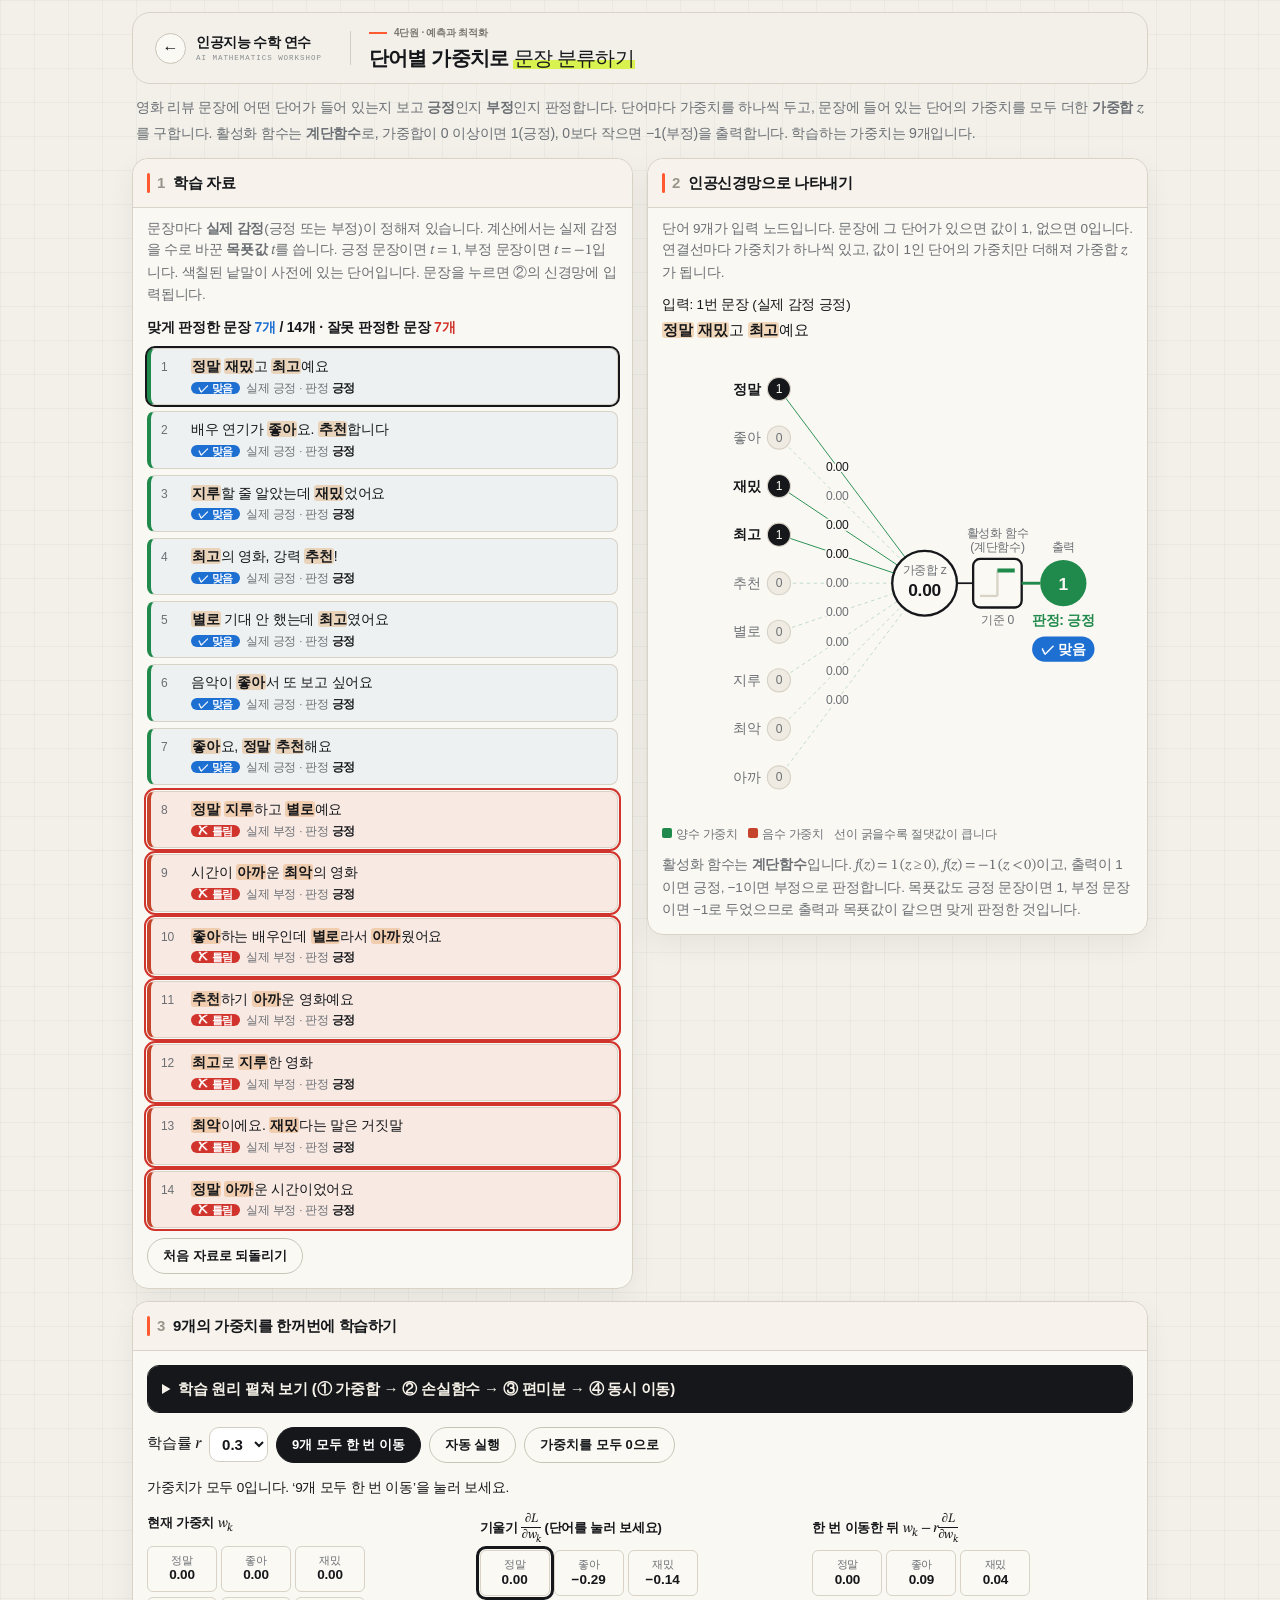
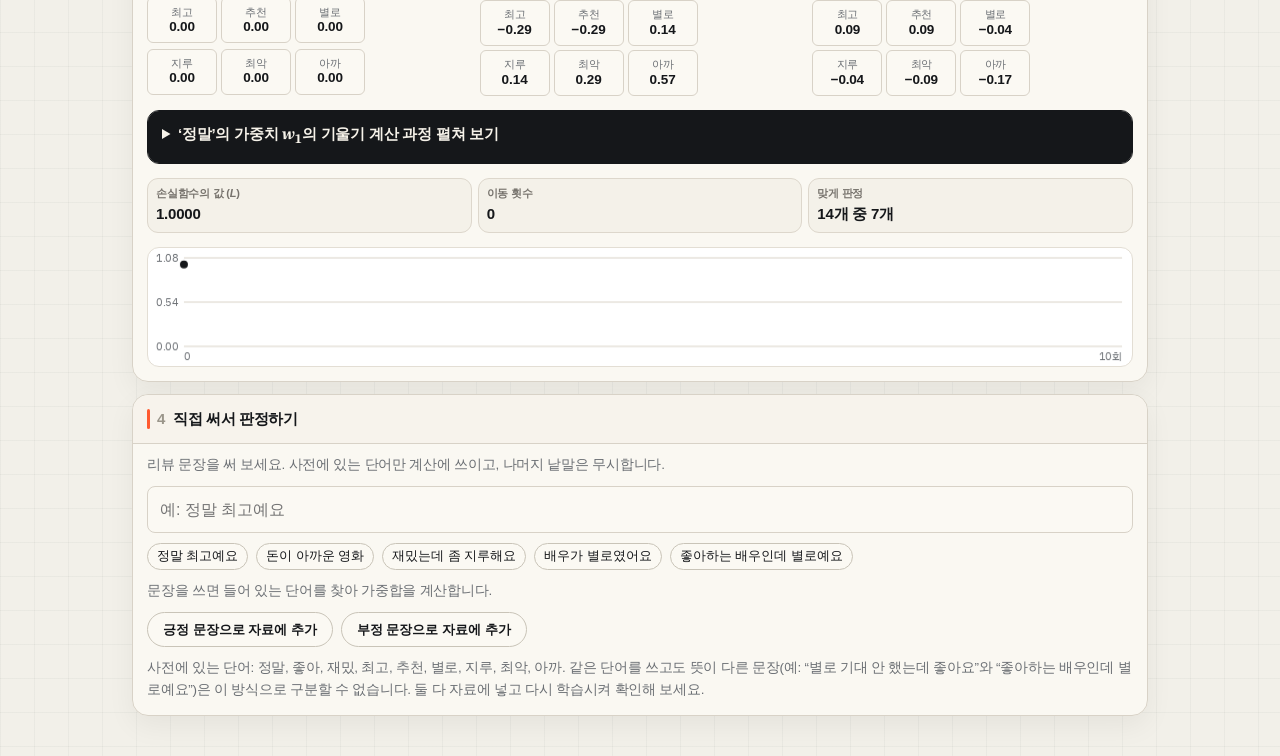
<file: word-weights/index.html>
<!DOCTYPE html>
<html lang="ko">
<head>
<meta charset="utf-8">
<meta name="viewport" content="width=device-width, initial-scale=1">
<title>단어별 가중치로 문장 분류하기</title>
<link rel="preconnect" href="https://fonts.googleapis.com">
<link href="https://fonts.googleapis.com/css2?family=IBM+Plex+Sans+KR:wght@400;500;600;700&family=STIX+Two+Text:ital,wght@0,400;0,600;1,400;1,600&display=swap" rel="stylesheet">
<style>
/* 배치: 학습 자료·신경망(2단) → 9개 가중치 학습 → 직접 써서 판정하기 */
:root{
  --bg:#f2f0e9; --panel:#fbf9f3; --ink:#15171a; --sub:#6b6f74; --line:#d8d2c7;
  --accent:#15171a; --one:#0f8a8a; --seven:#8a4fd3; --eight:#d9730d; --bad:#d0342c; --cell:#efebe2;
  --pix-on:#ffffff; --pix-off:#0e1116; --pix-grid:#444c5c; --pix-hl:#4f86ff;
  --font-body:Pretendard,"Apple SD Gothic Neo","Noto Sans KR","Malgun Gothic",-apple-system,BlinkMacSystemFont,sans-serif; --faint:#9a958a;
  --font-math:"STIX Two Text","Times New Roman",serif;
}
*{box-sizing:border-box}
html,body{margin:0}
body{background:var(--bg);color:var(--ink);font-family:var(--font-body);font-size:15px;line-height:1.6}
main{max-width:980px;margin:0 auto;padding:20px 16px 40px;display:grid;gap:14px}
header h1{font-size:22px;line-height:1.3;margin:0 0 10px;text-wrap:balance}
header .chapters{margin-bottom:10px}
.chapters{display:grid;grid-template-columns:repeat(3,1fr);gap:6px}
.chapters a{display:flex;flex-direction:column;align-items:center;padding:6px 4px;border-radius:10px;border:1px solid var(--line);background:var(--panel);color:var(--sub);text-decoration:none;font-weight:600;font-size:13.5px;line-height:1.25;text-align:center}
.chapters a small{font-size:11px;font-weight:500;opacity:.8}
.chapters a.cur{background:var(--ink);color:var(--panel);border-color:var(--ink)}
.chapters a:focus-visible{outline:2px solid var(--accent);outline-offset:2px}
@media (min-width:860px){
  .chapters a{flex-direction:row;justify-content:center;gap:8px;padding:9px}
  .chapters a small{font-size:13px}
}
header p{margin:0;color:var(--sub);max-width:62ch}
.cols{display:grid;gap:14px}
@media (min-width:820px){.cols{grid-template-columns:1fr 1fr;align-items:start}}
section{background:var(--panel);border:1px solid var(--line);border-radius:10px;padding:14px;display:grid;gap:10px;min-width:0}
h2{font-size:16px;margin:0;display:flex;gap:8px;align-items:baseline}
h2 .n{font-family:var(--font-math);color:var(--accent);font-weight:600}
.note{color:var(--sub);font-size:13.5px;margin:0}
.m{font-family:var(--font-math);font-size:1.08em;white-space:nowrap}
.m i{font-style:italic}
.frac{display:inline-flex;flex-direction:column;vertical-align:middle;text-align:center;line-height:1.15;font-size:.92em}
.frac>span:first-child{border-bottom:1px solid currentColor;padding:0 3px}
.formula{font-family:var(--font-math);font-size:17px;overflow-x:auto;padding:4px 0;white-space:nowrap}
.formula i{font-style:italic}
.num{font-variant-numeric:tabular-nums}

/* 학습 자료 */
.samples{display:grid;grid-template-columns:repeat(auto-fill,minmax(64px,1fr));gap:8px}
.s{border:1px solid var(--line);border-radius:8px;padding:6px 4px;display:grid;justify-items:center;gap:3px;font-size:12px;position:relative}
.s.d1{border-top:3px solid var(--one)} .s.d7{border-top:3px solid var(--seven)} .s.d8{border-top:3px solid var(--eight)}
.s.wrong{outline:2px solid var(--bad);outline-offset:1px}
.mini{display:grid;grid-template-columns:repeat(3,9px);gap:1px;background:var(--pix-grid);padding:1px;border-radius:2px}
.mini b{width:9px;height:9px;background:var(--pix-off)}
.mini b.on{background:var(--pix-on)}
.s .m{font-size:13px}
.s button{position:absolute;top:1px;right:2px;border:0;background:none;color:var(--sub);font-size:14px;line-height:1;padding:2px 4px;cursor:pointer}

/* 조작부 */
canvas{width:100%;height:230px;display:block;border:1px solid var(--line);border-radius:8px;background:var(--panel)}
.row{display:flex;flex-wrap:wrap;gap:8px;align-items:center}
button.b{font:inherit;font-weight:600;padding:8px 12px;border-radius:8px;border:1px solid var(--line);background:var(--panel);color:var(--ink);cursor:pointer}
button.b.p{background:var(--accent);border-color:var(--accent);color:var(--panel)}
button.b:focus-visible,input:focus-visible,select:focus-visible,.cellbtn:focus-visible{outline:2px solid var(--accent);outline-offset:2px}
select{font:inherit;padding:7px 8px;border-radius:8px;border:1px solid var(--line);background:var(--panel);color:var(--ink)}
input[type=range]{width:100%;accent-color:var(--accent)}
.stats{display:grid;grid-template-columns:repeat(4,1fr);gap:6px}
.stat{border:1px solid var(--line);border-radius:8px;padding:6px 8px}
.stat span{display:block;font-size:12px;color:var(--sub)}
.stat strong{font-size:15px}
.msg{font-size:13.5px;min-height:1.6em;margin:0}
.msg.warn{color:var(--bad);font-weight:600}

/* 분류 결과 수직선 */
.track{position:relative;height:92px;border:1px solid var(--line);border-radius:8px;overflow:hidden}
.zone8{position:absolute;top:0;bottom:0;right:0;background:color-mix(in srgb,var(--eight) 10%,transparent)}
.zone1{position:absolute;top:0;bottom:0;left:0;background:color-mix(in srgb,var(--one) 10%,transparent)}
.thr{position:absolute;top:0;bottom:0;width:0;border-left:2px dashed var(--ink)}
.thr span{position:absolute;top:2px;left:4px;font-size:11px;white-space:nowrap}
.lane{position:absolute;left:0;font-size:11px;color:var(--sub);padding-left:4px}
.dot{position:absolute;width:14px;height:14px;border-radius:50%;transform:translate(-50%,-50%);border:2px solid var(--panel)}
.dot.d1{background:var(--one)} .dot.d8{background:var(--eight)}
.dot.wrong{box-shadow:0 0 0 2px var(--bad)}
.dot.mine{background:var(--ink);border-radius:3px}
.axis{display:flex;justify-content:space-between;font-size:11px;color:var(--sub)}
.pill{display:inline-block;padding:2px 10px;border-radius:999px;font-weight:700;color:var(--panel)}
.pill.d1{background:var(--one)} .pill.d7{background:var(--seven)} .pill.d8{background:var(--eight)}

/* 직접 그리기 */
.draw{display:flex;gap:16px;flex-wrap:wrap;align-items:center}
.pad{display:grid;grid-template-columns:repeat(3,48px);gap:3px;touch-action:none;background:var(--pix-grid);padding:3px;border-radius:8px}
.cellbtn{width:48px;height:48px;border:0;border-radius:4px;background:var(--pix-off);cursor:pointer;padding:0}
.cellbtn.on{background:var(--pix-on)}
.out{display:grid;gap:6px;min-width:150px;flex:1}
@media (prefers-reduced-motion:no-preference){.dot{transition:left .25s}}

/* 가중치 지도 */
.wwrap{display:flex;gap:14px;flex-wrap:wrap;align-items:flex-start}
.wmap{display:grid;grid-template-columns:repeat(3,56px);gap:4px}
.wcell{width:56px;height:46px;border:1px solid var(--line);border-radius:6px;cursor:pointer;padding:0;font:inherit;font-size:13px;color:var(--ink);font-variant-numeric:tabular-nums}
.wcell.sel{outline:3px solid var(--accent);outline-offset:1px}
.wcell:focus-visible{outline:3px solid var(--accent);outline-offset:1px}
.legend{display:flex;gap:10px;font-size:12px;color:var(--sub);flex-wrap:wrap}
.legend i{display:inline-block;width:10px;height:10px;border-radius:2px;margin-right:4px;font-style:normal}
.side{flex:1;min-width:200px;display:grid;gap:8px}
canvas.small{height:120px}
.mini b{position:relative}
.mini b.hl{outline:2px solid var(--pix-hl);z-index:1}
.mini b.hl.on{background:#b9cdff}
.mini.big{grid-template-columns:repeat(3,13px)}
.mini.big b{width:13px;height:13px}
h3{font-size:14.5px;margin:6px 0 0}
.terms{display:grid;grid-template-columns:repeat(auto-fill,minmax(146px,1fr));gap:8px}
.term{border:1px solid var(--line);border-left:4px solid var(--line);border-radius:8px;padding:8px;display:grid;gap:4px;justify-items:start;font-size:12.5px}
.term.has{border-left-color:var(--accent)}
.term.none{color:var(--sub)}
.term .formula{font-size:16px;padding:0;color:var(--ink)}
.term.has .formula{color:var(--accent);font-weight:600}
.tag{font-size:11.5px;font-weight:600}
.st{display:block;line-height:1.45}
.st .lb{display:block;font-size:11px;color:var(--sub)}
.st .m{font-size:14.5px;white-space:normal}
#dSum{white-space:normal;line-height:1.9}
#myCalc{white-space:normal;font-size:15px}
.term.none .formula{color:var(--sub)}
.s{cursor:pointer}
.s.fed{background:color-mix(in srgb,var(--accent) 12%,var(--panel));box-shadow:0 0 0 2px var(--accent)}
.netwrap{display:flex;justify-content:center}
#net{width:100%;max-width:400px;height:auto;display:block}
#net text{font-family:var(--font-body);font-size:10.5px;fill:var(--ink);font-variant-numeric:tabular-nums}
#net .sub{fill:var(--sub)}
#net .wl{paint-order:stroke;stroke:var(--panel);stroke-width:3px}
#net .big{font-size:15px;font-weight:700}
#net g[data-k]{cursor:pointer}
.fedinfo{display:flex;gap:10px;align-items:center;font-size:13.5px}
.maps{display:flex;gap:8px;flex-wrap:wrap}
.maps .mt{font-size:12px;font-weight:600;margin-bottom:3px;white-space:nowrap}
.maps.o3 .mt{font-size:10.5px}
.maps.o2 .wmap{grid-template-columns:repeat(3,46px)} .maps.o2 .wcell{width:46px;height:40px;font-size:12px}
.maps.o3 .wmap{grid-template-columns:repeat(3,31px);gap:3px} .maps.o3 .wcell{width:31px;height:30px;font-size:9.5px;border-radius:4px}
.bars{display:grid;gap:6px}
.bar{display:grid;grid-template-columns:76px 1fr 92px;gap:8px;align-items:center;font-size:13px}
.bar .tr{height:14px;border-radius:7px;background:var(--cell);position:relative;overflow:hidden}
.bar .fl{position:absolute;top:0;bottom:0;border-radius:7px}
.bar.win{font-weight:700}
.fold{border:1px solid var(--line);border-radius:8px}
.fold summary{cursor:pointer;padding:12px 14px;font-weight:700;font-size:15px;color:#ffffff;background:#2b4acb;border-radius:7px}
.fold[open] summary{border-radius:7px 7px 0 0;margin-bottom:12px}
.fold summary .m{color:#ffffff}
.fold summary:focus-visible{outline:2px solid var(--accent);outline-offset:2px}
.foldin{display:grid;gap:10px;padding:0 12px 12px;min-width:0}
[hidden]{display:none !important}
.axis2{position:relative;height:16px;font-size:11px;color:var(--sub)}
.axis2 span{position:absolute;transform:translateX(-50%)}

.animbar{display:flex;flex-wrap:wrap;gap:6px;align-items:center}
#animStep{font-size:12.5px;color:var(--sub);margin-left:4px}
.strip{display:flex;flex-wrap:wrap;gap:5px}
.strip span{padding:2px;border-radius:5px;border:2px solid transparent;opacity:.3;transition:opacity .3s}
.strip span.done{opacity:1}
.strip span.cur{opacity:1;border-color:var(--accent)}
.stagewrap{display:grid;gap:12px;grid-template-columns:minmax(0,1fr);align-items:start}

.stagehead{font-size:12px;font-weight:700;color:var(--accent);margin-bottom:4px}
.term.stage{max-width:300px}
.term .st.off,.term .tag.off{visibility:hidden}
.accum{display:grid;gap:8px;align-content:start;min-width:0}
#accText{white-space:normal;line-height:1.9;font-size:15px}
#accText .acclb{display:block;font-family:var(--font-body);font-size:12px;color:var(--sub);line-height:1.5;margin:2px 0}
.newterm{color:var(--accent);font-weight:700}
#accText .tm{white-space:nowrap}
@keyframes stIn{from{opacity:0;transform:translateY(5px)}to{opacity:1;transform:none}}
@keyframes cardIn{from{opacity:0;transform:translateX(14px)}to{opacity:1;transform:none}}
.pop,.newterm{animation:stIn .5s ease}
.term.enter{animation:cardIn .4s ease}
@media (prefers-reduced-motion:reduce){.pop,.newterm,.term.enter{animation:none}}

.calcbox{display:flex;flex-wrap:wrap;gap:12px;align-items:flex-start}
.cgrid{display:grid;grid-template-columns:repeat(3,52px);gap:3px;background:var(--pix-grid);padding:3px;border-radius:8px;flex:0 0 auto}
.cc{height:46px;border-radius:4px;display:flex;flex-direction:column;align-items:center;justify-content:center;font-size:13.5px;line-height:1.15;font-variant-numeric:tabular-nums;font-family:var(--font-math)}
.cc.on{background:var(--pix-on);color:#0e1116}
.cc.off{background:var(--pix-off);color:#c7ccd6}
.cc small{font-size:9.5px;opacity:.75}
.cc.off.proc span{opacity:.55}
.cc.on.proc{background:#fff1dc}
.cc.csel{outline:3px solid var(--pix-hl);outline-offset:-3px}
.cc.ccur{box-shadow:0 0 0 3px #f2a04a;position:relative;z-index:1}
.clines{display:grid;gap:9px;flex:1 1 200px;min-width:0}
.cl{font-size:13.5px;line-height:1.6}
.cl .lb{display:block;font-size:11.5px;color:var(--sub);font-family:var(--font-body)}
.cl .m{white-space:normal;font-size:15px}
.cnow{color:var(--eight);font-weight:600}
.spd{font-size:12.5px;color:var(--sub);display:flex;align-items:center;gap:4px}
.cfin{color:var(--accent)}
/* ===== 감성 분류 전용 ===== */
:root{--pos:#1f8a4c;--neg:#c4452c}
:root[data-theme="dark"]{--pos:#4cc283;--neg:#ff8a70}
.sents{display:grid;gap:6px}
.sent{display:grid;grid-template-columns:22px 1fr;gap:1px 8px;align-items:start;padding:7px 26px 7px 10px;border:1px solid var(--line);border-left:4px solid var(--line);border-radius:8px;cursor:pointer;position:relative;background:var(--panel)}
.sent.cs.c0{border-left-color:var(--pos)}
.sent.cs.c1{border-left-color:var(--neg)}
.sent.cm.c0{border-left-color:var(--one)}
.sent.cm.c1{border-left-color:var(--seven)}
.sent.cm.c2{border-left-color:var(--eight)}
.sent.wrong{outline:2px solid var(--bad);outline-offset:1px}
.sent.fed{box-shadow:0 0 0 2px var(--accent)}
.sno{font-size:12px;color:var(--sub);font-variant-numeric:tabular-nums;grid-row:1/3;padding-top:2px}
.stx{font-size:14px;line-height:1.55}
.sres{font-size:11.5px;color:var(--sub)}
.sent button{position:absolute;top:2px;right:4px;border:0;background:none;color:var(--sub);font-size:15px;cursor:pointer;padding:2px 4px}
mark.kw{background:color-mix(in srgb,var(--eight) 24%,transparent);color:inherit;border-radius:3px;padding:0 1px;font-weight:600}
mark.kw.hl{background:var(--accent);color:var(--panel)}
.fedinfo{flex-direction:column;align-items:flex-start;gap:2px}
.ftx{font-size:14.5px;line-height:1.7}
.ftx.big{font-size:16px;margin-bottom:6px}
.wlist{display:grid;grid-template-columns:repeat(3,1fr);gap:6px}
.wbtn{display:grid;grid-template-columns:auto 1fr;column-gap:6px;align-items:baseline;padding:6px 8px;border:1px solid var(--line);border-radius:8px;cursor:pointer;color:var(--ink);font:inherit;text-align:left}
.wbtn .wk{font-family:var(--font-math);font-size:13px;color:var(--sub)}
.wbtn .ww{font-weight:700;font-size:14px}
.wbtn .wv{grid-column:1/3;font-size:13px}
.wbtn.sel{outline:3px solid var(--accent);outline-offset:1px}
.wbtn:focus-visible{outline:3px solid var(--accent);outline-offset:2px}
.mytext{width:100%;font:inherit;font-size:16px;padding:10px 12px;border-radius:8px;border:1px solid var(--line);background:var(--panel);color:var(--ink)}
.mytext:focus-visible{outline:2px solid var(--accent);outline-offset:1px}
button.b.ex{font-size:12.5px;padding:5px 9px;font-weight:500}
.mine{display:grid;gap:8px}
.pill.pp{background:var(--pos)}
.pill.pn{background:var(--neg)}
.wgrid{display:grid;grid-template-columns:repeat(3,minmax(68px,1fr));gap:4px;flex:0 0 auto;width:min(100%,260px)}
.wc{border:1px solid var(--line);border-radius:6px;padding:4px 5px;display:flex;flex-direction:column;align-items:center;font-size:13px;line-height:1.3;font-variant-numeric:tabular-nums}
.wc small{font-family:var(--font-body);font-size:12px;font-weight:700}
.wc span{font-family:var(--font-math)}
.wc.on{background:color-mix(in srgb,var(--eight) 20%,var(--panel))}
.wc.off{color:var(--sub);background:var(--cell)}
.wc.off.proc{opacity:.55}
.wc.on.proc{background:color-mix(in srgb,var(--eight) 38%,var(--panel))}
.wc.csel{outline:3px solid var(--accent);outline-offset:-2px}
.wc.ccur{box-shadow:0 0 0 3px var(--eight)}
.strip span{min-width:28px;text-align:center;font-size:12px;font-variant-numeric:tabular-nums;padding:2px 4px;border:2px solid var(--line)}
.strip span.has{font-weight:700;background:color-mix(in srgb,var(--accent) 14%,transparent)}
.ttx{font-size:13px;line-height:1.5;margin-bottom:2px}
@media (prefers-reduced-motion:reduce){.wc.pop{animation:none}}
header .chapters{grid-template-columns:repeat(2,1fr)}
.wtwrap{overflow-x:auto}
.wtable{border-collapse:separate;border-spacing:4px;font-size:13px;width:100%;max-width:420px}
.wtable th{font-weight:700;text-align:left;white-space:nowrap;padding:0 4px}
.wtable thead th{text-align:center;font-size:12.5px}
.wcell2{width:100%;min-width:62px;font:inherit;font-variant-numeric:tabular-nums;padding:6px 4px;border:1px solid var(--line);border-radius:6px;cursor:pointer;color:var(--ink)}
.wcell2.sel{outline:3px solid var(--accent);outline-offset:1px}
.wcell2:focus-visible{outline:3px solid var(--accent);outline-offset:2px}
.mdet summary{cursor:pointer;font-size:13px;color:var(--sub)}
.mdet .formula{font-size:14.5px;white-space:normal}
/* ===== 맞음·틀림 표시·9개 변수 학습 (추가) ===== */
:root{--good:#1d6fd1}
:root[data-theme="dark"]{--good:#6ea8ff}
.okline{font-size:14px;font-weight:600;margin:0}
.okline .g{color:var(--good)} .okline .x{color:var(--bad)}
.sent.right{background:color-mix(in srgb,var(--good) 6%,var(--panel))}
.sent.wrong{background:color-mix(in srgb,var(--bad) 8%,var(--panel))}
.sent .badge{justify-self:start;font-size:11px;font-weight:700;padding:0 7px;border-radius:999px;color:#fff;line-height:1.6;margin-right:6px}
.sent.right .badge{background:var(--good)} .sent.wrong .badge{background:var(--bad)}
.sres .vv{font-weight:700;color:var(--ink)}
.steps3{display:grid;gap:10px}
.mstep{border:1px solid var(--line);border-left:4px solid var(--accent);border-radius:8px;padding:10px 12px;display:grid;gap:6px}
.mstep .hd{font-weight:700;font-size:14.5px}
.mstep p{margin:0;font-size:14px;line-height:1.75}
.mstep .formula{font-size:17px;white-space:normal;line-height:2}
.big3{display:grid;gap:14px}
.fold summary{line-height:1.5}
.fold summary i{font-style:italic}
/* 단어 9칸 표 */
.grids{display:grid;grid-template-columns:repeat(auto-fit,minmax(230px,1fr));gap:12px}
.gbox{display:grid;gap:4px;justify-items:start}
.gbox .gt{font-size:13px;font-weight:700}
.gbox .gt .m{font-weight:400}
.gwd{display:grid;grid-template-columns:repeat(3,70px);gap:4px}
.gwd>button,.gwd>div{width:70px;height:46px;border:1px solid var(--line);border-radius:6px;font:inherit;color:var(--ink);background:var(--panel);display:flex;flex-direction:column;align-items:center;justify-content:center;gap:0;padding:0;line-height:1.2}
.gwd>button{cursor:pointer}
.gwd small{font-size:11px;color:var(--sub)}
.gwd b{font-size:13.5px;font-weight:600;font-variant-numeric:tabular-nums}
.gwd .sel{outline:3px solid var(--accent);outline-offset:1px}
.flycell{position:fixed;z-index:60;display:flex;align-items:center;justify-content:center;border:2px solid var(--accent);border-radius:6px;background:color-mix(in srgb,var(--accent) 14%,var(--panel));color:var(--ink);font-size:13.5px;font-weight:700;font-variant-numeric:tabular-nums;pointer-events:none;box-shadow:0 6px 14px rgba(0,0,0,.18)}
.gwd .leaving{opacity:.25;transition:opacity .25s}
@keyframes flashIn{0%{background:color-mix(in srgb,var(--accent) 30%,var(--panel));transform:scale(1.06)}100%{background:var(--panel);transform:none}}
.gwd .flash{animation:flashIn 1.1s ease}
/* 기울기 계산 과정 */
.work{border:1px dashed var(--accent);border-radius:8px;padding:10px 12px;display:grid;gap:8px}
.work .formula{white-space:normal;line-height:2;font-size:16px}
.habar{display:flex;flex-wrap:wrap;gap:6px;align-items:center}
.habar .spd{font-size:12.5px;color:var(--sub);display:flex;align-items:center;gap:4px}
.wstrip{display:grid;gap:4px}
.wsn{display:grid;grid-template-columns:22px minmax(0,1fr) auto;gap:8px;align-items:center;border:1px solid var(--line);border-radius:6px;padding:4px 8px;font-size:13px;cursor:pointer}
.wsn .num{font-variant-numeric:tabular-nums;white-space:nowrap}
.wsn.skip{opacity:.4}
.wsn.now{outline:3px solid var(--accent);outline-offset:1px;opacity:1}
.wsn.wait{opacity:.45}
.hstage{border:2px solid var(--accent);border-radius:10px;padding:12px;display:grid;gap:10px;background:var(--panel)}
.hstage .hh{font-size:13px;font-weight:700;color:var(--accent)}
.hrow{display:flex;flex-wrap:wrap;align-items:center;gap:8px}
.hm{display:grid;gap:4px;justify-items:center}
.hm .ht{font-size:12px;color:var(--sub)}
.hgw{display:grid;grid-template-columns:repeat(3,62px);gap:3px}
.hgw div{height:42px;border:1px solid var(--line);border-radius:5px;display:flex;flex-direction:column;align-items:center;justify-content:center;line-height:1.15;background:var(--panel)}
.hgw small{font-size:10.5px;color:var(--sub);font-family:var(--font-body)}
.hgw b{font-size:13.5px;font-weight:500;font-family:var(--font-math);font-variant-numeric:tabular-nums}
.hgw .on{background:color-mix(in srgb,var(--eight) 18%,var(--panel))}
.hgw .off{background:var(--cell)}
.hgw .done.nz{background:color-mix(in srgb,var(--eight) 16%,var(--panel))}
.hgw .done.nz b{font-weight:700}
.hgw .sel{outline:3px solid var(--accent);outline-offset:-3px}
.hgw .cur{box-shadow:0 0 0 3px #f2a04a;position:relative;z-index:1;transform:scale(1.06)}
.hop{font-size:24px;font-family:var(--font-math);padding:0 2px}
.hlines{display:grid;gap:8px}
.hlines .hl{font-size:14px;line-height:1.6}
.hlines .hl .lb{display:block;font-size:11.5px;color:var(--sub)}
.hlines .hl .m{white-space:normal;font-size:15.5px}
.hlines .now{color:var(--eight);font-weight:600}
@keyframes hlIn{from{opacity:0;transform:translateY(4px)}to{opacity:1;transform:none}}
.hlines .pop{animation:hlIn .4s ease}
@media (max-width:520px){.hgw{grid-template-columns:repeat(3,52px)}.hgw div{height:38px}.hop{font-size:20px}.gwd{grid-template-columns:repeat(3,62px)}.gwd>button,.gwd>div{width:62px}}

/* ===== 홈페이지 톤 (인공지능 수학 연수 공통 테마에 맞춤) ===== */
body{background:linear-gradient(rgba(21,23,26,.035) 1px,transparent 1px),linear-gradient(90deg,rgba(21,23,26,.035) 1px,transparent 1px),var(--bg);background-size:34px 34px;letter-spacing:-.015em;-webkit-font-smoothing:antialiased;min-height:100vh}
main{max-width:1040px;padding:12px 12px 40px;gap:12px}
header.topbar{min-height:72px;display:flex;gap:14px;justify-content:space-between;align-items:center;padding:10px 14px;background:rgba(242,240,233,.9);border:1px solid var(--line);border-radius:18px;backdrop-filter:blur(14px)}
.brand-area{display:flex;align-items:center;gap:18px;min-width:0}
.home-link{display:flex;align-items:center;gap:10px;flex:none;color:var(--ink);text-decoration:none;padding:7px 10px 7px 8px;border-radius:12px;transition:background .18s ease}
.home-link:hover{background:#e7e3d9}
.home-arrow{width:31px;height:31px;border:1px solid #c9c4b8;border-radius:50%;display:grid;place-items:center;font-size:16px;line-height:1;background:#fbf9f3}
.brand-copy{display:block;line-height:1.15}
.brand-copy strong{display:block;font-size:14px;font-weight:800;letter-spacing:-.035em}
.brand-copy small{display:block;margin-top:4px;color:#8a8d90;font-family:ui-monospace,SFMono-Regular,Consolas,monospace;font-size:7.5px;letter-spacing:.13em;white-space:nowrap}
.top-divider{width:1px;height:34px;background:#d3cec3;flex:none}
.title-row{display:block;min-width:0}
.eyebrow{display:flex;align-items:center;gap:7px;margin-bottom:4px;color:#7b7770;font-size:10px;font-weight:750;white-space:nowrap}
.eyebrow span{display:block;width:18px;height:2px;background:#ff5a30}
header.topbar h1{font-size:clamp(18px,1.6vw,24px);margin:0;font-weight:800;letter-spacing:-.04em;line-height:1.3;text-wrap:balance}
header.topbar h1 em{font-style:normal;font-weight:500;background:linear-gradient(transparent 60%,#d9f24f 0);padding:0 .04em}
p.intro{margin:0 4px;color:var(--sub);font-size:14px;line-height:1.7;max-width:none}
@media (max-width:820px){.top-divider,.brand-copy{display:none}.home-link{padding-left:2px}.eyebrow{white-space:normal}}
@media (max-width:520px){main{padding:7px 7px 32px}header.topbar{border-radius:14px;padding:9px 10px}header.topbar h1{font-size:20px;line-height:1.25}}
section{background:rgba(251,249,243,.96);border:1px solid var(--line);border-radius:16px;box-shadow:0 10px 28px rgba(21,23,26,.055);padding:0 14px 14px}
section>h2{margin:0 -14px;padding:12px 14px 12px 24px;background:rgba(247,244,236,.92);border-bottom:1px solid var(--line);border-radius:16px 16px 0 0;font-size:15px;font-weight:800;letter-spacing:-.025em;position:relative}
section>h2::before{content:"";position:absolute;left:14px;top:14px;bottom:14px;width:3px;border-radius:3px;background:#ff5a30}
h2 .n{color:var(--faint);font-family:inherit;font-weight:800}
button.b{border:1px solid #c9c4b8;background:#fbf9f3;border-radius:999px;font-weight:700;font-size:13px;padding:9px 15px;line-height:1.2;transition:background .15s ease,border-color .15s ease,transform .15s ease}
button.b:hover:not(:disabled){border-color:#15171a;background:#f2efe6;transform:translateY(-1px)}
button.b.p{background:#15171a;border-color:#15171a;color:#fff}
button.b.p:hover:not(:disabled){background:#2b2e31}
select{border-radius:10px;border-color:#d3cec3;background:#fff;font-weight:600}
input[type=range]{accent-color:#15171a}
.stat{background:#f4f1e9;border-color:#ddd7cc;border-radius:11px}
.stat span{font-weight:700;font-size:11px;color:#77736d}
.stat strong{font-weight:850}
canvas{background:#fff;border-color:#e3ded4;border-radius:12px}
.fold{border-color:#15171a;border-radius:12px}
.fold summary{background:#15171a;color:#f6f2e9;border-radius:11px}
.fold[open] summary{border-radius:11px 11px 0 0}
.fold summary .m{color:#f6f2e9}
.chapters a{border-radius:12px;border-color:var(--line);background:#fbf9f3}
.chapters a.cur{background:#15171a;color:#fff;border-color:#15171a}
.dt tbody tr.fed td{background:#f2f8d0}
.dt tbody tr.fed td:first-child{box-shadow:inset 3px 0 0 #ff5a30}
.acc tr.now td{background:#eef6c2}
.accbox,.calc{border-color:#15171a}
</style>
</head>
<body>
<main>
<header class="topbar">
  <div class="brand-area">
    <a class="home-link" href="../#tools" aria-label="연수 자료실로">
      <span class="home-arrow">←</span>
      <span class="brand-copy"><strong>인공지능 수학 연수</strong><small>AI MATHEMATICS WORKSHOP</small></span>
    </a>
    <span class="top-divider" aria-hidden="true"></span>
    <div class="title-row">
      <div class="eyebrow"><span></span>4단원 · 예측과 최적화</div>
      <h1>단어별 가중치로 <em>문장 분류하기</em></h1>
    </div>
  </div>
</header>
<p id="intro" class="intro">영화 리뷰 문장에 어떤 단어가 들어 있는지 보고 <b>긍정</b>인지 <b>부정</b>인지 판정합니다. 단어마다 가중치를 하나씩 두고, 문장에 들어 있는 단어의 가중치를 모두 더한 <b>가중합</b> <span class="m"><i>z</i></span>를 구합니다. 활성화 함수는 <b>계단함수</b>로, 가중합이 0 이상이면 1(긍정), 0보다 작으면 −1(부정)을 출력합니다. 학습하는 가중치는 9개입니다.</p>

<div class="cols">
<section aria-labelledby="h1">
  <h2 id="h1"><span class="n">1</span>학습 자료</h2>
  <p class="note">문장마다 <b>실제 감정</b>(긍정 또는 부정)이 정해져 있습니다. 계산에서는 실제 감정을 수로 바꾼 <b>목푯값</b> <span class="m"><i>t</i></span>를 씁니다. 긍정 문장이면 <span class="m"><i>t</i> = 1</span>, 부정 문장이면 <span class="m"><i>t</i> = −1</span>입니다. 색칠된 낱말이 사전에 있는 단어입니다. 문장을 누르면 ②의 신경망에 입력됩니다.</p>
  <p class="okline" id="okline"></p>
  <div class="sents" id="sents"></div>
  <div class="row"><button class="b" id="resetData" type="button">처음 자료로 되돌리기</button></div>
</section>

<section aria-labelledby="hn">
  <h2 id="hn"><span class="n">2</span>인공신경망으로 나타내기</h2>
  <p class="note">단어 9개가 입력 노드입니다. 문장에 그 단어가 있으면 값이 1, 없으면 0입니다. 연결선마다 가중치가 하나씩 있고, 값이 1인 단어의 가중치만 더해져 가중합 <span class="m"><i>z</i></span>가 됩니다.</p>
  <div class="fedinfo" id="fedinfo"></div>
  <div class="netwrap"><svg id="net" viewBox="0 0 346 400" role="img" aria-label="단어 입력 노드 9개, 출력 노드 1개, 계단함수로 이루어진 인공신경망"></svg></div>
  <div class="legend"><span><i style="background:var(--pos)"></i>양수 가중치</span><span><i style="background:var(--neg)"></i>음수 가중치</span><span>선이 굵을수록 절댓값이 큽니다</span></div>
  <p class="note">활성화 함수는 <b>계단함수</b>입니다. <span class="m"><i>f</i>(<i>z</i>) = 1 (<i>z</i> ≥ 0)</span>, <span class="m"><i>f</i>(<i>z</i>) = −1 (<i>z</i> &lt; 0)</span>이고, 출력이 1이면 긍정, −1이면 부정으로 판정합니다. 목푯값도 긍정 문장이면 1, 부정 문장이면 −1로 두었으므로 출력과 목푯값이 같으면 맞게 판정한 것입니다.</p>
</section>
</div>

<section aria-labelledby="h2" class="big3">
  <h2 id="h2"><span class="n">3</span>9개의 가중치를 한꺼번에 학습하기</h2>
  <details class="fold" id="theory">
    <summary>학습 원리 펼쳐 보기 (① 가중합 → ② 손실함수 → ③ 편미분 → ④ 동시 이동)</summary>
    <div class="foldin">
  <div class="steps3">
    <div class="mstep">
      <div class="hd">① 문장마다 가중합 구하기</div>
      <p><span class="m"><i>i</i></span>번째 문장에 <span class="m"><i>k</i></span>번째 단어가 있으면 <span class="m"><i>p</i><sub><i>i</i>,<i>k</i></sub> = 1</span>, 없으면 <span class="m"><i>p</i><sub><i>i</i>,<i>k</i></sub> = 0</span>입니다. <span class="m"><i>i</i></span>번째 문장의 가중합 <span class="m"><i>z</i><sub><i>i</i></sub></span>는 다음과 같습니다.</p>
      <div class="formula"><i>z</i><sub><i>i</i></sub> = <i>w</i><sub>1</sub><i>p</i><sub><i>i</i>,1</sub> + <i>w</i><sub>2</sub><i>p</i><sub><i>i</i>,2</sub> + ⋯ + <i>w</i><sub>9</sub><i>p</i><sub><i>i</i>,9</sub></div>
      <p>예를 들어 1번 문장 ‘정말 재밌고 최고예요’에는 1번째 단어 ‘정말’, 3번째 단어 ‘재밌’, 4번째 단어 ‘최고’가 있으므로 <span class="m"><i>z</i><sub>1</sub> = <i>w</i><sub>1</sub> + <i>w</i><sub>3</sub> + <i>w</i><sub>4</sub></span>입니다. 가중치 <span class="m"><i>w</i><sub>1</sub>, ⋯, <i>w</i><sub>9</sub></span>는 모든 문장에 똑같이 쓰이고, 문장마다 달라지는 것은 단어가 있는지 없는지뿐입니다.</p>
      <p>이 가중합 <span class="m"><i>z</i><sub><i>i</i></sub></span>를 <span class="m"><i>i</i></span>번째 문장에 대한 인공신경망의 <b>예측값</b>으로 봅니다. <span class="m"><i>i</i></span>번째 문장의 목푯값을 <span class="m"><i>t</i><sub><i>i</i></sub></span>라 하면(긍정 문장이면 1, 부정 문장이면 −1), 예측값 <span class="m"><i>z</i><sub><i>i</i></sub></span>가 목푯값 <span class="m"><i>t</i><sub><i>i</i></sub></span>에 가까울수록 잘 예측한 것입니다.</p>
    </div>
    <div class="mstep">
      <div class="hd">② 9개 변수의 손실함수: (예측값 − 목푯값)<sup>2</sup>의 평균</div>
      <div class="formula"><i>L</i>(<i>w</i><sub>1</sub>, <i>w</i><sub>2</sub>, ⋯, <i>w</i><sub>9</sub>) = <span class="frac"><span>1</span><span><i>n</i></span></span>{(<i>z</i><sub>1</sub> − <i>t</i><sub>1</sub>)<sup>2</sup> + (<i>z</i><sub>2</sub> − <i>t</i><sub>2</sub>)<sup>2</sup> + ⋯ + (<i>z</i><sub><i>n</i></sub> − <i>t</i><sub><i>n</i></sub>)<sup>2</sup>}</div>
      <p><span class="m"><i>n</i></span>은 문장의 수입니다. 문장마다 예측값과 목푯값의 차 <span class="m"><i>z</i><sub><i>i</i></sub> − <i>t</i><sub><i>i</i></sub></span>(오차)를 제곱해 평균한 값이 손실함수이고, 예측값이 목푯값에 가까울수록 <span class="m"><i>L</i></span>의 값이 작아집니다. <span class="m"><i>z</i><sub><i>i</i></sub></span>가 가중치 9개로 이루어져 있으므로 <span class="m"><i>L</i></span>은 9개 변수의 함수입니다. 판정은 계단함수의 출력으로 하지만, 손실함수는 활성화 함수를 거치기 전의 가중합, 즉 예측값 <span class="m"><i>z</i><sub><i>i</i></sub></span>와 목푯값의 차로 계산합니다. 계단함수는 기울기가 0인 구간뿐이라 계단함수의 출력으로 손실함수를 만들면 기울기가 0이 되어 경사하강법으로 가중치를 움직일 수 없기 때문입니다.</p>
    </div>
    <div class="mstep">
      <div class="hd">③ 가중치 하나에 대한 기울기 (편미분)</div>
      <p>나머지 8개의 가중치를 상수로 보면 <span class="m"><i>z</i><sub><i>i</i></sub> = <i>p</i><sub><i>i</i>,<i>k</i></sub><i>w</i><sub><i>k</i></sub> + (상수)</span>이므로 <span class="m">(<i>z</i><sub><i>i</i></sub> − <i>t</i><sub><i>i</i></sub>)<sup>2</sup></span>은 <span class="m"><i>w</i><sub><i>k</i></sub></span>에 대한 이차식이고, <span class="m"><i>w</i><sub><i>k</i></sub></span>에 대하여 미분하면 <span class="m">2(<i>z</i><sub><i>i</i></sub> − <i>t</i><sub><i>i</i></sub>) × <i>p</i><sub><i>i</i>,<i>k</i></sub></span>입니다. 이렇게 한 변수만 남기고 미분한 것을 <b>편미분</b>이라 하고 <span class="m"><span class="frac"><span>∂<i>L</i></span><span>∂<i>w</i><sub><i>k</i></sub></span></span></span>로 나타냅니다.</p>
      <div class="formula"><span class="frac"><span>∂<i>L</i></span><span>∂<i>w</i><sub><i>k</i></sub></span></span> = <span class="frac"><span>2</span><span><i>n</i></span></span>{(<i>z</i><sub>1</sub> − <i>t</i><sub>1</sub>)<i>p</i><sub>1,<i>k</i></sub> + (<i>z</i><sub>2</sub> − <i>t</i><sub>2</sub>)<i>p</i><sub>2,<i>k</i></sub> + ⋯ + (<i>z</i><sub><i>n</i></sub> − <i>t</i><sub><i>n</i></sub>)<i>p</i><sub><i>n</i>,<i>k</i></sub>}</div>
      <p><span class="m"><i>k</i></span>번째 단어가 없는 문장은 <span class="m"><i>p</i><sub><i>i</i>,<i>k</i></sub> = 0</span>이라 빠집니다. 그래서 <b><span class="m"><i>k</i></span>번째 단어가 들어 있는 문장의 (예측값 − 목푯값)만 더해</b> <span class="m"><span class="frac"><span>2</span><span><i>n</i></span></span></span>을 곱하면 됩니다. 예를 들어 긍정 문장의 예측값 <span class="m"><i>z</i><sub><i>i</i></sub></span>가 목푯값 1보다 작으면 <span class="m"><i>z</i><sub><i>i</i></sub> − <i>t</i><sub><i>i</i></sub> &lt; 0</span>이라 그 문장에 들어 있는 단어의 기울기를 음수 쪽으로 당기고, 아래 ④에서 그 단어의 가중치가 커집니다.</p>
    </div>
    <div class="mstep">
      <div class="hd">④ 9개를 동시에 이동</div>
      <div class="formula"><i>w</i><sub><i>k</i></sub> ← <i>w</i><sub><i>k</i></sub> − <i>r</i> × <span class="frac"><span>∂<i>L</i></span><span>∂<i>w</i><sub><i>k</i></sub></span></span> &nbsp;(<i>k</i> = 1, 2, ⋯, 9)</div>
      <p><span class="m"><i>r</i></span>는 학습률입니다. 지금의 가중치로 기울기 9개를 <b>먼저 모두 계산한 다음</b> 9개를 한꺼번에 바꿉니다. 기울기 9개를 묶은 <span class="m">(<span class="frac"><span>∂<i>L</i></span><span>∂<i>w</i><sub>1</sub></span></span>, ⋯, <span class="frac"><span>∂<i>L</i></span><span>∂<i>w</i><sub>9</sub></span></span>)</span>의 반대 방향이 손실함수의 값이 가장 빠르게 줄어드는 방향이고, 이 방향으로 조금씩 이동하는 것이 경사하강법입니다.</p>
    </div>
  </div>
    </div>
  </details>

  <div class="row">
    <label for="eta">학습률 <span class="m"><i>r</i></span></label>
    <select id="eta">
      <option value="0.1">0.1</option>
      <option value="0.3" selected>0.3</option>
      <option value="0.5">0.5</option>
      <option value="1">1</option>
      <option value="2">2</option>
    </select>
    <button class="b p" id="stepAll" type="button">9개 모두 한 번 이동</button>
    <button class="b" id="auto" type="button">자동 실행</button>
    <button class="b" id="resetW" type="button">가중치를 모두 0으로</button>
  </div>
  <p class="msg num" id="msg"></p>
  <div class="grids">
    <div class="gbox"><div class="gt">현재 가중치 <span class="m"><i>w</i><sub><i>k</i></sub></span></div><div class="gwd" id="gW"></div></div>
    <div class="gbox"><div class="gt">기울기 <span class="m"><span class="frac"><span>∂<i>L</i></span><span>∂<i>w</i><sub><i>k</i></sub></span></span></span> (단어를 눌러 보세요)</div><div class="gwd" id="gG" role="group" aria-label="단어별 기울기"></div></div>
    <div class="gbox"><div class="gt">한 번 이동한 뒤 <span class="m"><i>w</i><sub><i>k</i></sub> − <i>r</i><span class="frac"><span>∂<i>L</i></span><span>∂<i>w</i><sub><i>k</i></sub></span></span></span></div><div class="gwd" id="gN"></div></div>
  </div>
  <details class="fold" id="workFold">
    <summary id="workSum"></summary>
    <div class="foldin">
  <div class="work" id="work"></div>
    </div>
  </details>

  <div class="stats num" style="grid-template-columns:repeat(3,1fr)">
    <div class="stat"><span>손실함수의 값 (<i>L</i>)</span><strong id="vL"></strong></div>
    <div class="stat"><span>이동 횟수</span><strong id="vN"></strong></div>
    <div class="stat"><span>맞게 판정</span><strong id="acc"></strong></div>
  </div>
  <canvas id="histc" class="small" role="img" aria-label="이동 횟수에 따른 손실함수 값의 변화"></canvas>
</section>

<section aria-labelledby="h4">
  <h2 id="h4"><span class="n">4</span>직접 써서 판정하기</h2>
  <label for="myText" class="note">리뷰 문장을 써 보세요. 사전에 있는 단어만 계산에 쓰이고, 나머지 낱말은 무시합니다.</label>
  <input type="text" id="myText" class="mytext" autocomplete="off" placeholder="예: 정말 최고예요">
  <div class="row" id="examples"></div>
  <div class="mine" id="mine"></div>
  <div class="row" id="addBtns"><button class="b" type="button" data-add="0">긍정 문장으로 자료에 추가</button><button class="b" type="button" data-add="1">부정 문장으로 자료에 추가</button></div>
  <p class="note"><span id="vocabList"></span> 같은 단어를 쓰고도 뜻이 다른 문장(예: “별로 기대 안 했는데 좋아요”와 “좋아하는 배우인데 별로예요”)은 이 방식으로 구분할 수 없습니다. 둘 다 자료에 넣고 다시 학습시켜 확인해 보세요.</p>
</section>
</main>

<script>
(function(){
  var VOC=["정말","좋아","재밌","최고","추천","별로","지루","최악","아까"],N=VOC.length;
  var RAW=[["정말 재밌고 최고예요",0],["배우 연기가 좋아요. 추천합니다",0],["지루할 줄 알았는데 재밌었어요",0],["최고의 영화, 강력 추천!",0],
    ["별로 기대 안 했는데 최고였어요",0],["음악이 좋아서 또 보고 싶어요",0],["좋아요, 정말 추천해요",0],
    ["정말 지루하고 별로예요",1],["시간이 아까운 최악의 영화",1],["좋아하는 배우인데 별로라서 아까웠어요",1],["추천하기 아까운 영화예요",1],
    ["최고로 지루한 영화",1],["최악이에요. 재밌다는 말은 거짓말",1],["정말 아까운 시간이었어요",1]];
  var EXAMPLES=["정말 최고예요","돈이 아까운 영화","재밌는데 좀 지루해요","배우가 별로였어요","좋아하는 배우인데 별로예요"];
  var CL=["긍정","부정"],timer=null;
  var $=function(id){return document.getElementById(id)};
  function zeros(){var z=[];for(var i=0;i<N;i++)z.push(0);return z}
  function enc(t){return VOC.map(function(v){return t.indexOf(v)>=0?1:0})}
  function base(){return RAW.map(function(r){return {text:r[0],p:enc(r[0]),c:r[1],base:true}})}
  var cur={data:base(),W:zeros(),feed:0,steps:0,hist:[],gk:0};

  function zOf(p){var s=0;for(var k=0;k<N;k++)s+=cur.W[k]*p[k];return s}
  function target(d){return d.c===0?1:-1}
  function verdict(p){return isOn(zOf(p))?0:1}         // 계단함수: z ≥ 0 이면 1(긍정), z < 0 이면 −1(부정)
  function isOn(z){return z>=-1e-9}                    // 소수 계산 오차로 0이 −0.0000…1이 되는 경우도 0으로 봄
  function loss(){var n=cur.data.length,t=0;cur.data.forEach(function(d){var e=zOf(d.p)-target(d);t+=e*e});return n?t/n:0}
  function grads(){
    var n=cur.data.length,G=zeros();
    cur.data.forEach(function(d){var e=zOf(d.p)-target(d);for(var k=0;k<N;k++)G[k]+=2*e*d.p[k]/n});
    return G;
  }
  function eta(){return parseFloat($("eta").value)}
  function fmt(v,k){var s=v.toFixed(k);if(parseFloat(s)===0)s=(0).toFixed(k);return s.replace("-","−")}
  function par(v,k){var s=fmt(v,k);return s.charAt(0)==="−"?"("+s+")":s}
  function css(n){return getComputedStyle(document.documentElement).getPropertyValue(n).trim()}
  function nOk(){var ok=0;cur.data.forEach(function(d){if(verdict(d.p)===d.c)ok++});return ok}
  function esc(t){return t.replace(/[&<>"]/g,function(c){return {"&":"&amp;","<":"&lt;",">":"&gt;",'"':"&quot;"}[c]})}
  function mark(t,hl){
    var h=esc(t);
    VOC.forEach(function(v,k){h=h.split(v).join('\u0001'+k+'\u0002')});
    return h.replace(/\u0001(\d+)\u0002/g,function(_,k){k=+k;return '<mark class="kw'+(k===hl?' hl':'')+'">'+VOC[k]+'</mark>'});
  }
  function wsub(k){return '<i>w</i><sub>'+(k+1)+'</sub>'}
  function wordName(k){return (k+1)+'번째 단어 ‘'+VOC[k]+'’'}

  /* ---------- 1. 학습 자료 ---------- */
  function renderSents(){
    var h="";
    cur.data.forEach(function(d,i){
      var v=verdict(d.p),ok=v===d.c;
      h+='<div class="sent c'+d.c+' cs'+(ok?' right':' wrong')+(cur.feed===i?' fed':'')+'" data-feed="'+i+'">'+
        '<span class="sno">'+(i+1)+'</span><span class="stx">'+mark(d.text,-1)+'</span>'+
        '<span class="sres num"><span class="badge">'+(ok?'✓ 맞음':'✗ 틀림')+'</span>실제 '+CL[d.c]+' · 판정 <span class="vv">'+CL[v]+'</span></span>'+
        (d.base?'':'<button type="button" data-del="'+i+'" aria-label="삭제">×</button>')+'</div>';
    });
    $("sents").innerHTML=h;
    var n=cur.data.length,ok=nOk();
    $("okline").innerHTML='맞게 판정한 문장 <span class="g">'+ok+'개</span> / '+n+'개'+(n-ok?' · 잘못 판정한 문장 <span class="x">'+(n-ok)+'개</span>':' · 모두 맞혔습니다');
  }

  /* ---------- 2. 인공신경망 (계단함수) ---------- */
  function curInput(){return cur.feed==="mine"?{p:enc($("myText").value),text:$("myText").value}:cur.data[cur.feed]}
  function renderNet(){
    if(cur.feed!=="mine"&&cur.feed>=cur.data.length)cur.feed=cur.data.length?0:"mine";
    var fromData=cur.feed!=="mine",inp=curInput(),p=inp.p;
    $("fedinfo").innerHTML='<span>입력: '+(fromData?(cur.feed+1)+'번 문장 (실제 감정 '+CL[cur.data[cur.feed].c]+')':'내가 쓴 문장')+'</span><span class="ftx">'+(inp.text?mark(inp.text,-1):'(없음)')+'</span>';
    var ix=70,oy=200,ox=196,r=28,ax=238,aw=42,qx=316,k,edges="",nodes="",gap=Math.min(42,360/(N-1)),z=zOf(p),pos=isOn(z),v=pos?0:1;
    var vc=pos?'var(--pos)':'var(--neg)',mx=ax+aw/2;
    for(k=0;k<N;k++){
      var y=oy-(N-1)*gap/2+k*gap,on=p[k],w=cur.W[k];
      var col=w>=0?'var(--pos)':'var(--neg)',sw=Math.max(0.8,Math.min(7,Math.abs(w)*5));
      var lx=ix+0.4*(ox-ix),ly=y+0.4*(oy-y);
      edges+='<line x1="'+ix+'" y1="'+y+'" x2="'+ox+'" y2="'+oy+'" style="stroke:'+col+';stroke-width:'+sw.toFixed(1)+';opacity:'+(on?1:0.28)+(on?'':';stroke-dasharray:3 3')+'"/>'+
        '<text class="wl" x="'+lx.toFixed(1)+'" y="'+(ly+3.5).toFixed(1)+'" text-anchor="middle" style="'+(on?'':'fill:var(--sub)')+'">'+fmt(w,2)+'</text>';
      nodes+='<circle cx="'+ix+'" cy="'+y+'" r="10" style="fill:'+(on?'var(--ink)':'var(--cell)')+';stroke:var(--line);stroke-width:1"/>'+
        '<text x="'+ix+'" y="'+(y+3.5)+'" text-anchor="middle" style="fill:'+(on?'var(--panel)':'var(--sub)')+'">'+on+'</text>'+
        '<text x="'+(ix-16)+'" y="'+(y+4)+'" text-anchor="end" style="font-size:12px;'+(on?'font-weight:700':'fill:var(--sub)')+'">'+VOC[k]+'</text>';
    }
    var h=edges+nodes+
      '<circle cx="'+ox+'" cy="'+oy+'" r="'+r+'" style="fill:var(--panel);stroke:var(--ink);stroke-width:2"/>'+
      '<text class="sub" x="'+ox+'" y="'+(oy-8)+'" text-anchor="middle">가중합 z</text>'+
      '<text class="big" x="'+ox+'" y="'+(oy+11)+'" text-anchor="middle">'+fmt(z,2)+'</text>'+
      '<line x1="'+(ox+r)+'" y1="'+oy+'" x2="'+ax+'" y2="'+oy+'" style="stroke:var(--ink);stroke-width:1.5"/>'+
      '<rect x="'+ax+'" y="'+(oy-21)+'" width="'+aw+'" height="42" rx="6" style="fill:var(--panel);stroke:var(--ink);stroke-width:2"/>'+
      '<polyline points="'+(ax+6)+','+(oy+11)+' '+mx+','+(oy+11)+'" style="fill:none;stroke:'+(pos?'var(--line)':'var(--neg)')+';stroke-width:'+(pos?2:3.5)+'"/>'+
      '<polyline points="'+mx+','+(oy+11)+' '+mx+','+(oy-11)+'" style="fill:none;stroke:var(--line);stroke-width:2"/>'+
      '<polyline points="'+mx+','+(oy-11)+' '+(ax+aw-6)+','+(oy-11)+'" style="fill:none;stroke:'+(pos?'var(--pos)':'var(--line)')+';stroke-width:'+(pos?3.5:2)+'"/>'+
      '<text class="sub" x="'+mx+'" y="'+(oy-40)+'" text-anchor="middle">활성화 함수</text>'+
      '<text class="sub" x="'+mx+'" y="'+(oy-28)+'" text-anchor="middle">(계단함수)</text>'+
      '<text class="sub" x="'+mx+'" y="'+(oy+35)+'" text-anchor="middle">기준 0</text>'+
      '<line x1="'+(ax+aw)+'" y1="'+oy+'" x2="'+(qx-20)+'" y2="'+oy+'" style="stroke:'+vc+';stroke-width:2.5"/>'+
      '<circle cx="'+qx+'" cy="'+oy+'" r="20" style="fill:'+vc+'"/>'+
      '<text class="big" x="'+qx+'" y="'+(oy+5.5)+'" text-anchor="middle" style="fill:var(--panel)">'+(pos?'1':'−1')+'</text>'+
      '<text class="sub" x="'+qx+'" y="'+(oy-28)+'" text-anchor="middle">출력</text>'+
      '<text x="'+qx+'" y="'+(oy+36)+'" text-anchor="middle" style="font-weight:700;font-size:12px;fill:'+vc+'">판정: '+CL[v]+'</text>';
    if(fromData){
      var ok=v===cur.data[cur.feed].c;
      h+='<rect x="'+(qx-27)+'" y="'+(oy+46)+'" width="54" height="22" rx="11" style="fill:'+(ok?'var(--good)':'var(--bad)')+'"/>'+
        '<text x="'+qx+'" y="'+(oy+61)+'" text-anchor="middle" style="fill:#fff;font-weight:700;font-size:12px">'+(ok?'✓ 맞음':'✗ 틀림')+'</text>';
    }
    $("net").innerHTML=h;
  }

  /* ---------- 3. 학습: 단어별 표 ---------- */
  function renderLearn(){
    var G=grads(),r=eta(),gW="",gG="",gN="",k;
    for(k=0;k<N;k++){
      gW+='<div><small>'+VOC[k]+'</small><b>'+fmt(cur.W[k],2)+'</b></div>';
      gG+='<button type="button" data-k="'+k+'" class="'+(k===cur.gk?'sel':'')+'" aria-label="'+VOC[k]+' 기울기"><small>'+VOC[k]+'</small><b>'+fmt(G[k],2)+'</b></button>';
      gN+='<div><small>'+VOC[k]+'</small><b>'+fmt(cur.W[k]-r*G[k],2)+'</b></div>';
    }
    $("gW").innerHTML=gW;$("gG").innerHTML=gG;$("gN").innerHTML=gN;
    renderWork();
  }

  /* ---------- 기울기 계산 과정: 문장마다 가중합(예측값) 구하기 ---------- */
  var HA={on:false,i:0,sub:0,playing:false,t:null,speed:1};
  function haStop(){if(HA.t){clearTimeout(HA.t);HA.t=null}HA.playing=false}
  function haReset(){haStop();HA.on=false;HA.i=0;HA.sub=0}
  // 단계: 0 문장 소개, 1~N 단어마다 곱하기, N+1 예측값, N+2 예측값−목푯값, N+3 기울기 합에 더하기 (고른 단어가 없는 문장은 0단계만)
  function haLast(i){return cur.data[i].p[cur.gk]?N+3:0}
  function haDelay(i,sub){
    var d=cur.data[i],t;
    if(!d.p[cur.gk])t=1300;else if(sub===0)t=1100;
    else if(sub<=N)t=d.p[sub-1]?520:220;
    else if(sub===N+1)t=1300;else if(sub===N+2)t=1300;else t=1700;
    return t*HA.speed;
  }
  function haTick(){
    if(!HA.playing)return;
    if(HA.sub<haLast(HA.i))HA.sub++;
    else if(HA.i<cur.data.length-1){HA.i++;HA.sub=0}
    else{haReset();renderWork();return}
    renderWork();HA.t=setTimeout(haTick,haDelay(HA.i,HA.sub));
  }
  function haPlay(){
    if(HA.playing){haStop();renderWork();return}
    if(!HA.on){HA.on=true;HA.i=0;HA.sub=0}
    HA.playing=true;renderWork();HA.t=setTimeout(haTick,haDelay(HA.i,HA.sub));
  }
  function workSummary(){
    var gk=cur.gk,f=$("workFold");
    $("workSum").innerHTML=f.open?"기울기 계산 과정 접기":
      "‘"+VOC[gk]+"’의 가중치 <span class=\"m\"><i>w</i><sub>"+(gk+1)+"</sub></span>의 기울기 계산 과정 펼쳐 보기";
  }
  function renderWork(){
    workSummary();
    var G=grads(),r=eta(),gk=cur.gk,n=cur.data.length;
    var wk=wsub(gk),dk='<span class="frac"><span>∂<i>L</i></span><span>∂'+wk+'</span></span>';
    var rows=cur.data.map(function(d){var z=zOf(d.p),t=target(d);return {d:d,z:z,t:t,e:z-t,p:d.p[gk]}});
    if(HA.on&&HA.i>=n)haReset();
    var seen=function(i){return !HA.on||i<HA.i||(i===HA.i&&(HA.sub>=N+2||!rows[i].p))};
    var added=function(i){return rows[i].p&&(!HA.on||i<HA.i||(i===HA.i&&HA.sub>=N+3))};
    var bar='<div class="habar"><button class="b p" type="button" data-act="play">'+
      (HA.playing?'일시 정지':(HA.on?'이어서 보기':'▶ 계산 과정 보기 (문장마다 가중합 구하기)'))+'</button>'+
      (HA.on?'<button class="b" type="button" data-act="prev">◀ 이전 문장</button><button class="b" type="button" data-act="next">다음 문장 ▶</button><button class="b" type="button" data-act="all">결과만 보기</button>':'')+
      '<label class="spd">속도 <select data-act="speed"><option value="1.7"'+(HA.speed===1.7?' selected':'')+'>느리게</option><option value="1"'+(HA.speed===1?' selected':'')+'>보통</option><option value="0.5"'+(HA.speed===0.5?' selected':'')+'>빠르게</option></select></label></div>';
    var strip='';
    rows.forEach(function(q,i){
      strip+='<div class="wsn'+(q.p?'':' skip')+(HA.on&&i===HA.i?' now':'')+(HA.on&&i>HA.i?' wait':'')+'" data-pic="'+i+'"><span class="sno">'+(i+1)+'</span><span>'+mark(q.d.text,gk)+' <small style="color:var(--sub)">(실제 '+CL[q.d.c]+')</small></span>'+
        '<span class="num">'+(seen(i)?(q.p?'<span class="m">'+fmt(q.z,3)+' − '+par(q.t,0)+' = '+fmt(q.e,3)+'</span>':'단어 없음 → 0'):'')+'</span></div>';
    });
    var stage='';
    if(HA.on){
      var i=HA.i,q=rows[i],d=q.d,sub=HA.sub,curK=(q.p&&sub>=1&&sub<=N)?sub-1:-1,filled=q.p?Math.min(N,sub):0,partial=0,gw='',gp='',gq='',k;
      for(k=0;k<N;k++){
        var mk=(k===gk?' sel':'')+(k===curK?' cur':''),show=k<filled,val=cur.W[k]*d.p[k];
        if(show)partial+=val;
        gw+='<div class="'+mk+'"><small>'+VOC[k]+'</small><b>'+fmt(cur.W[k],2)+'</b></div>';
        gp+='<div class="'+(d.p[k]?'on':'off')+mk+'"><small>'+VOC[k]+'</small><b>'+d.p[k]+'</b></div>';
        gq+='<div class="'+(show?'done'+(d.p[k]?' nz':''):'')+mk+'"><small>'+VOC[k]+'</small><b>'+(show?fmt(val,2):'')+'</b></div>';
      }
      var L=[],pop=function(c){return HA.playing&&c?' pop':''};
      if(!q.p){
        L.push('<div class="hl now'+pop(1)+'">이 문장에는 ‘'+VOC[gk]+'’가 없어서 <span class="m"><i>p</i><sub>'+(i+1)+','+(gk+1)+'</sub> = 0</span>입니다. (예측값 − 목푯값) × 0 = 0이므로 기울기의 합에 더하지 않고 넘어갑니다.</div>');
      }else{
        L.push('<div class="hl"><span class="lb">① 단어마다 가중치와 단어가 있는지(1 또는 0)를 곱합니다</span></div>');
        if(curK>=0)L.push('<div class="hl now"><span class="m">'+wsub(curK)+' × <i>p</i><sub>'+(i+1)+','+(curK+1)+'</sub> = '+par(cur.W[curK],2)+' × '+d.p[curK]+' = '+fmt(cur.W[curK]*d.p[curK],2)+'</span> <span class="lb">‘'+VOC[curK]+'’'+(d.p[curK]?'가 문장에 있으므로 1을 곱합니다':'가 문장에 없으므로 0을 곱해 0입니다')+'</span></div>');
        if(sub>=1&&sub<=N)L.push('<div class="hl"><span class="lb">지금까지 곱한 값을 더한 값</span><span class="m">'+fmt(partial,3)+'</span></div>');
        if(sub>=N+1)L.push('<div class="hl'+pop(sub===N+1)+'"><span class="lb">② 곱한 값을 모두 더한 가중합이 이 문장의 예측값입니다</span><span class="m"><i>z</i><sub>'+(i+1)+'</sub> = '+fmt(q.z,3)+'</span></div>');
        if(sub>=N+2)L.push('<div class="hl'+pop(sub===N+2)+'"><span class="lb">③ 예측값 − 목푯값</span><span class="m"><i>z</i><sub>'+(i+1)+'</sub> − <i>t</i><sub>'+(i+1)+'</sub> = '+fmt(q.z,3)+' − '+par(q.t,0)+' = '+fmt(q.e,3)+'</span></div>');
        if(sub>=N+3)L.push('<div class="hl now'+pop(1)+'"><span class="lb">④ ‘'+VOC[gk]+'’가 문장에 있어 <span class="m"><i>p</i><sub>'+(i+1)+','+(gk+1)+'</sub> = 1</span>이므로 기울기의 합에 더합니다</span><span class="m">('+fmt(q.e,3)+') × 1 = '+fmt(q.e,3)+'</span></div>');
      }
      stage='<div class="hstage"><div class="hh">'+(i+1)+'번 문장 / '+n+'개 (실제 감정 '+CL[d.c]+' → 목푯값 <span class="m"><i>t</i><sub>'+(i+1)+'</sub> = '+String(q.t).replace('-','−')+'</span>)</div>'+
        '<div class="ftx big">'+mark(d.text,gk)+'</div>'+
        '<div class="hrow"><div class="hm"><div class="ht">가중치</div><div class="hgw">'+gw+'</div></div><div class="hop">×</div>'+
        '<div class="hm"><div class="ht">단어가 있으면 1</div><div class="hgw">'+gp+'</div></div><div class="hop">=</div>'+
        '<div class="hm"><div class="ht">단어마다 (가중치 × 1 또는 0)</div><div class="hgw">'+gq+'</div></div></div>'+
        '<div class="hlines">'+L.join('')+'</div></div>';
    }
    var used=[],total=0;rows.forEach(function(q,i){if(q.p){total++;if(added(i))used.push(q.e)}});
    var inner=used.length?used.map(function(e){return par(e,3)}).join(' + '):'0',tail;
    if(HA.on){
      tail='<div class="formula"><span class="note" style="display:block">지금까지 더한 (예측값 − 목푯값): '+used.length+'개 / '+total+'개</span>{'+inner+'}'+(used.length===total?' → '+dk+' = <span class="frac"><span>2</span><span>'+n+'</span></span> × {'+inner+'} = '+fmt(G[gk],3):'')+'</div>';
    }else{
      tail='<div class="formula">'+dk+' = <span class="frac"><span>2</span><span>'+n+'</span></span> × {'+inner+'} = '+fmt(G[gk],3)+'</div>'+
        '<div class="formula">'+wk+' ← '+fmt(cur.W[gk],3)+' − '+r+' × '+par(G[gk],3)+' = '+fmt(cur.W[gk]-r*G[gk],3)+'</div>'+
        (total?'<div class="note">문장과 식의 수는 소수 넷째 자리에서 반올림한 값이라, 손으로 계산하면 끝자리가 조금 다를 수 있습니다.</div>':'<div class="note">이 단어가 들어 있는 문장이 없어서 기울기가 0이고, 이 가중치는 학습되지 않습니다.</div>');
    }
    $("work").innerHTML='<div><b>‘'+VOC[gk]+'’</b>의 가중치 <span class="m">'+wk+'</span>의 기울기를 지금 가중치로 계산합니다. 이 단어가 들어 있는 문장만 (예측값 <span class="m"><i>z</i><sub><i>i</i></sub></span> − 목푯값 <span class="m"><i>t</i><sub><i>i</i></sub></span>)을 더합니다.</div>'+
      bar+'<div class="wstrip">'+strip+'</div>'+stage+tail;
  }
  function renderStats(){
    $("vL").textContent=fmt(loss(),4);$("vN").textContent=cur.steps;
    var n=cur.data.length,ok=nOk();
    $("acc").innerHTML=n+'개 중 '+ok+'개'+(ok===n?' <b style="color:var(--good)">✓</b>':'');
  }

  /* ---------- 4. 직접 써서 판정하기 ---------- */
  function renderMine(){
    var t=$("myText").value,p=enc(t),has=[],h='';
    p.forEach(function(x,k){if(x)has.push(k)});
    if(!t.trim())h='<span class="note">문장을 쓰면 들어 있는 단어를 찾아 가중합을 계산합니다.</span>';
    else{
      h+='<div class="ftx">'+mark(t,-1)+'</div>';
      var z=zOf(p),v=verdict(p);
      if(!has.length)h+='<p class="note">사전에 있는 단어가 없어서 가중합이 0입니다. 계단함수의 출력이 1이라 긍정으로 판정합니다.</p>';
      else{
        var terms=has.map(function(k){return wsub(k)}).join(' + '),vals=has.map(function(k,q){var s=fmt(cur.W[k],2);return q===0?s:(cur.W[k]<-0.005?' − '+s.replace('−',''):' + '+s)}).join('');
        h+='<div class="formula num">가중합 <i>z</i> = '+terms+(has.length>1?' = '+vals:'')+' = <b>'+fmt(z,2)+'</b></div>';
      }
      h+='<div class="formula num"><i>f</i>(<i>z</i>) = '+(isOn(z)?'1':'−1')+'</div>';
      h+='<div>판정 <span class="pill '+(v===0?'pp':'pn')+'">'+CL[v]+'</span></div>';
    }
    $("mine").innerHTML=h;
  }

  /* ---------- 그래프 ---------- */
  function setup(cv){
    var r=cv.getBoundingClientRect(),dpr=window.devicePixelRatio||1;
    cv.width=Math.round(r.width*dpr);cv.height=Math.round(r.height*dpr);
    var g=cv.getContext("2d");g.setTransform(dpr,0,0,dpr,0,0);g.clearRect(0,0,r.width,r.height);
    g.font='11px "IBM Plex Sans KR",sans-serif';
    return {g:g,W:r.width,H:r.height};
  }
  function drawHist(){
    var s=setup($("histc")),g=s.g,W=s.W,H=s.H,ml=36,mr=10,mt=10,mb=20,hs=cur.hist;
    var n=hs.length,ymax=Math.max.apply(null,hs.concat([0.05]))*1.08,xmax=Math.max(10,n-1);
    var X=function(i){return ml+i/xmax*(W-ml-mr)},Y=function(v){return mt+(1-Math.min(v,ymax)/ymax)*(H-mt-mb)};
    g.fillStyle=css("--sub");g.strokeStyle=css("--line");g.lineWidth=1;g.textAlign="right";
    [0,ymax/2,ymax].forEach(function(v){g.beginPath();g.moveTo(ml,Y(v));g.lineTo(W-mr,Y(v));g.stroke();g.fillText(v.toFixed(2),ml-5,Y(v)+4)});
    g.textAlign="left";g.fillText("0",ml,H-mb+14);g.textAlign="right";g.fillText(xmax+"회",W-mr,H-mb+14);
    g.strokeStyle=css("--accent");g.lineWidth=2;g.beginPath();
    hs.forEach(function(v,i){if(i)g.lineTo(X(i),Y(v));else g.moveTo(X(i),Y(v))});
    g.stroke();
    g.fillStyle=css("--accent");g.beginPath();g.arc(X(n-1),Y(hs[n-1]),4,0,7);g.fill();
  }

  function renderAll(){renderSents();renderNet();renderLearn();renderStats();renderMine();drawHist()}
  function say(t,warn){var m=$("msg");m.innerHTML=t;m.className="msg num"+(warn?" warn":"")}
  function stopAuto(){if(timer){clearInterval(timer);timer=null;$("auto").textContent="자동 실행"}}
  function record(){cur.hist.push(loss());if(cur.hist.length>400)cur.hist.shift()}
  function newHist(){cur.hist=[];record()}
  function stepAll(animated){
    var r=eta(),before=loss(),G=grads();            // 기울기 9개를 먼저 모두 계산
    for(var k=0;k<N;k++)cur.W[k]-=r*G[k];           // 그다음 9개를 한꺼번에 이동
    cur.steps++;record();
    var now=loss();
    if(now>1000){stopAuto();say("손실함수의 값이 계속 커집니다. 학습률이 너무 큽니다.",true)}
    else if(now>before+1e-12)say("손실함수의 값이 "+fmt(before,4)+"에서 "+fmt(now,4)+"로 커졌습니다. 학습률을 줄여 보세요.",true);
    else say((animated?"한 번 이동한 가중치가 현재 가중치가 되었고, 이 가중치로 기울기와 다음 이동값을 다시 계산했습니다. ":"가중치 9개를 각각 기울기의 반대쪽으로 옮겼습니다. ")+"손실함수의 값 "+fmt(before,4)+" → "+fmt(now,4));
    renderAll();
  }
  var moving=false;
  function flashGrids(){
    ["gW","gG","gN"].forEach(function(id,gi){
      [].forEach.call($(id).children,function(el,k){el.style.animationDelay=(gi*0.25+k*0.02)+"s";el.classList.add("flash")});
    });
  }
  function moveAnimated(){
    if(moving)return;
    if(!document.body.animate){stepAll(true);flashGrids();return}
    moving=true;haReset();
    var gr=document.querySelector(".grids").getBoundingClientRect();
    if(gr.top<0||gr.bottom>window.innerHeight){
      document.querySelector(".grids").scrollIntoView({behavior:"smooth",block:"center"});
      setTimeout(flyNow,550);
    }else flyNow();
  }
  function flyNow(){
    var from=[].slice.call($("gN").children),to=[].slice.call($("gW").children),D=700,GAP=40,clones=[];
    from.forEach(function(el,k){
      var a=el.getBoundingClientRect(),b2=to[k].getBoundingClientRect(),c=document.createElement("div");
      c.className="flycell";c.textContent=el.querySelector("b").textContent;
      c.style.left=a.left+"px";c.style.top=a.top+"px";c.style.width=a.width+"px";c.style.height=a.height+"px";
      document.body.appendChild(c);clones.push(c);
      var dx=b2.left-a.left,dy=b2.top-a.top;
      c.animate([{transform:"translate(0,0) scale(1)"},{transform:"translate("+dx*0.5+"px,"+(dy*0.5-24)+"px) scale(1.12)",offset:.5},{transform:"translate("+dx+"px,"+dy+"px) scale(1)"}],
        {duration:D,delay:k*GAP,easing:"cubic-bezier(.4,0,.2,1)",fill:"forwards"});
      el.classList.add("leaving");
      setTimeout(function(){to[k].querySelector("b").textContent=el.querySelector("b").textContent},D+k*GAP);
    });
    setTimeout(function(){clones.forEach(function(c){c.remove()});stepAll(true);flashGrids();moving=false},D+(N-1)*GAP+80);
  }
  function resetW(){
    stopAuto();haReset();cur.W=zeros();cur.steps=0;newHist();
    say("가중치가 모두 0이라 모든 문장의 가중합이 0이고, 계단함수의 출력이 1이라 모두 긍정으로 판정합니다. ‘9개 모두 한 번 이동’을 눌러 보세요.");
    renderAll();
  }

  /* ---------- 이벤트 ---------- */
  $("vocabList").textContent='사전에 있는 단어: '+VOC.join(", ")+'.';
  $("examples").innerHTML=EXAMPLES.map(function(t){return '<button type="button" class="b ex">'+esc(t)+'</button>'}).join("");
  $("gG").addEventListener("click",function(e){var t=e.target.closest("[data-k]");if(!t)return;cur.gk=+t.dataset.k;haReset();$("workFold").open=true;renderLearn()});
  $("work").addEventListener("click",function(e){
    var t=e.target.closest("[data-act],[data-pic]");if(!t||t.tagName==="SELECT")return;
    var a=t.dataset.act;
    if(t.dataset.pic!==undefined){haStop();HA.on=true;HA.i=+t.dataset.pic;HA.sub=0;renderWork();return}
    if(a==="play")haPlay();
    else if(a==="prev"){haStop();if(HA.sub>0)HA.sub=0;else if(HA.i>0)HA.i--;renderWork()}
    else if(a==="next"){haStop();if(HA.i<cur.data.length-1){HA.i++;HA.sub=0}else haReset();renderWork()}
    else if(a==="all"){haReset();renderWork()}
  });
  $("work").addEventListener("change",function(e){if(e.target.dataset.act==="speed")HA.speed=parseFloat(e.target.value)||1});
  $("sents").addEventListener("click",function(e){
    var t=e.target.closest("[data-del]");
    if(!t){var c=e.target.closest("[data-feed]");if(c){cur.feed=+c.dataset.feed;renderSents();renderNet()}return}
    stopAuto();haReset();cur.data.splice(+t.dataset.del,1);cur.feed=0;newHist();renderAll();
  });
  $("resetData").addEventListener("click",function(){stopAuto();haReset();cur.data=base();cur.feed=0;newHist();renderAll()});
  $("myText").addEventListener("input",function(){cur.feed="mine";renderMine();renderSents();renderNet()});
  $("examples").addEventListener("click",function(e){var t=e.target.closest(".ex");if(!t)return;$("myText").value=t.textContent;cur.feed="mine";renderMine();renderSents();renderNet()});
  $("addBtns").addEventListener("click",function(e){
    var t=e.target.closest("[data-add]");if(!t)return;
    var tx=$("myText").value.trim();if(!tx)return;
    stopAuto();haReset();cur.data.push({text:tx,p:enc(tx),c:+t.dataset.add,base:false});$("myText").value="";cur.feed=cur.data.length-1;newHist();renderAll();
  });
  $("stepAll").addEventListener("click",function(){stopAuto();moveAnimated()});
  $("eta").addEventListener("change",function(){haReset();renderLearn()});
  $("auto").addEventListener("click",function(){
    if(timer){stopAuto();return}
    haReset();$("auto").textContent="멈춤";var left=300;
    timer=setInterval(function(){if(left--<=0){stopAuto();return}stepAll()},150);
  });
  $("resetW").addEventListener("click",resetW);
  var TH=$("theory"),THS=TH.querySelector("summary"),THT=THS.textContent;
  TH.addEventListener("toggle",function(){THS.textContent=TH.open?"학습 원리 접기":THT});
  $("workFold").addEventListener("toggle",function(){if(!this.open&&HA.on){haReset();renderWork()}else workSummary()});
  window.addEventListener("resize",drawHist);
  try{
    window.matchMedia("(prefers-color-scheme: dark)").addEventListener("change",renderAll);
    if(document.fonts&&document.fonts.ready)document.fonts.ready.then(drawHist);
  }catch(e){}
  newHist();
  say("가중치가 모두 0입니다. ‘9개 모두 한 번 이동’을 눌러 보세요.");
  renderAll();
})();
</script>
</body>
</html>
</file>
